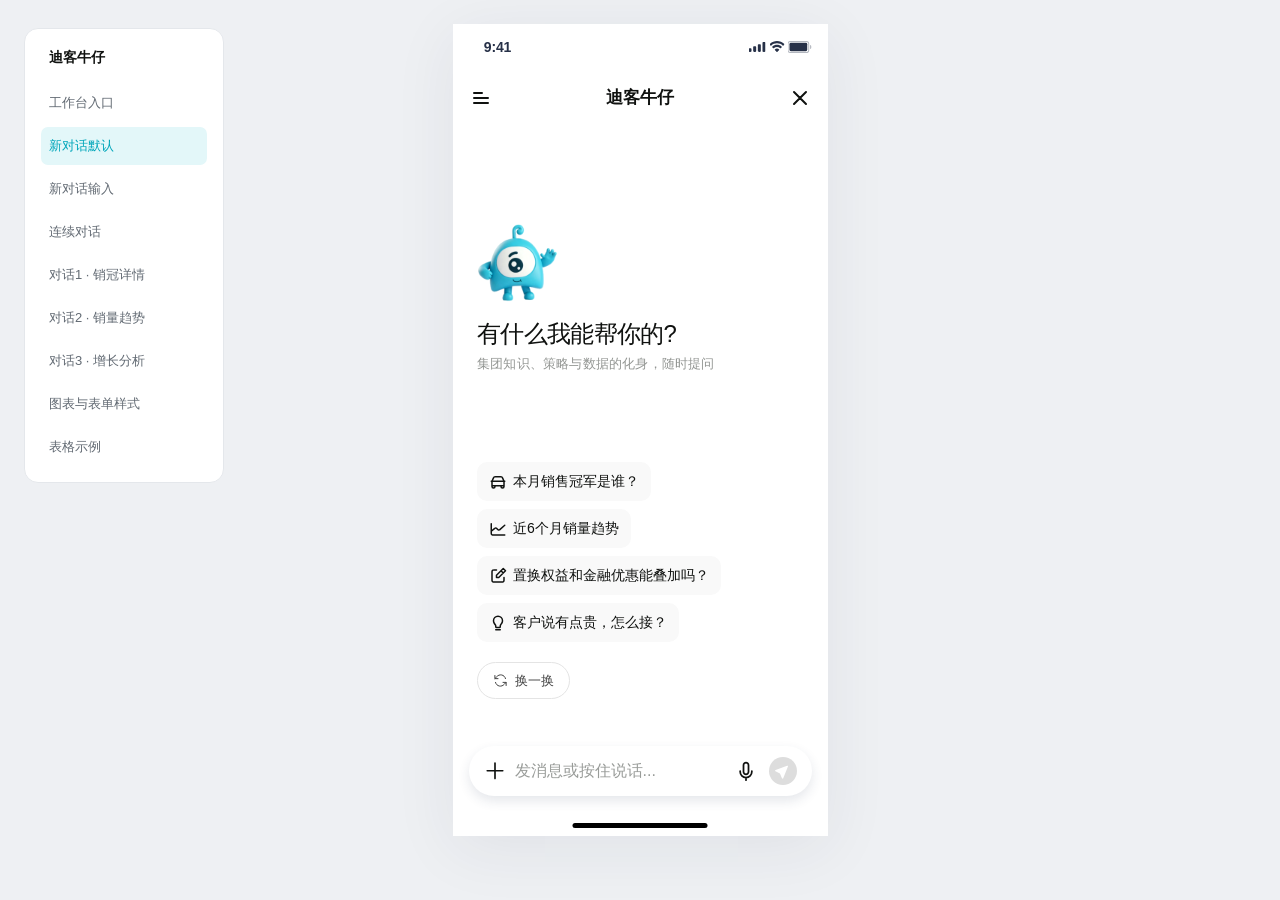
<file: index.html>
<!doctype html>
<html lang="zh-CN"><head><meta charset="UTF-8"><meta name="viewport" content="width=device-width,initial-scale=1,viewport-fit=cover"><title>新对话默认 · 迪客牛仔</title><script src="text-format.js?v=20261027-voice-original"></script><script src="viewport-mode.js?v=20261027-initial-layout"></script><link rel="stylesheet" href="styles.css?v=c14ece671ac8aea5"><link rel="manifest" href="manifest.webmanifest"><meta name="theme-color" content="#ffffff"><meta name="mobile-web-app-capable" content="yes"><meta name="apple-mobile-web-app-capable" content="yes"><meta name="apple-mobile-web-app-title" content="迪客牛仔"><link rel="apple-touch-icon" href="assets/apple-touch-icon.png"><link rel="stylesheet" href="task-history.css?v=de80d397e705ed2d"><link rel="preload" as="script" data-runtime-preload href="runtime-home.js?v=eeaa79a42dd76215"></head>
<body data-page="index"><nav class="demo-nav" aria-label="设计页面"><strong>迪客牛仔</strong><a href="workbench.html">工作台入口</a><a href="index.html">新对话默认</a><a href="input.html">新对话输入</a><a href="conversation.html">连续对话</a><a href="answer.html">对话1 · 销冠详情</a><a href="trend.html">对话2 · 销量趋势</a><a href="analysis.html">对话3 · 增长分析</a><a href="charts.html">图表与表单样式</a><a href="table.html">表格示例</a></nav><button class="nav-toggle" aria-label="切换页面">页面</button><div class="screen-shell"><main class="design-screen composer-attachments" inert data-startup-inert aria-label="新对话默认"><div class="s0" data-node-id="9:1149" data-name="新对话默认">
      <div class="s1" data-node-id="9:1116" data-name="Status Bar/Light">
        <div class="s2" data-node-id="I9:1116;1:103" data-name="iPhone X/Status Bars/Status Bar (Black)">
          <div class="s3" data-node-id="I9:1116;1:105" data-name="Battery">
            <img alt="" class="s4" src="assets/1d4ec.svg" />
          </div>
          <div class="s5" data-node-id="I9:1116;1:109" data-name="Wifi">
            <img alt="" class="s4" src="assets/a8f0d.svg" />
          </div>
          <div class="s6" data-node-id="I9:1116;1:113" data-name="Cellular Connection">
            <img alt="" class="s4" src="assets/8ac38.svg" />
          </div>
          <div class="s7" data-node-id="I9:1116;1:118" data-name="Time Style">
            <p class="s8" data-node-id="I9:1116;1:119">
              <span class="s9">9:4</span><span class="s9">1</span>
            </p>
          </div>
        </div>
      </div>
      <div class="s10" data-node-id="9:1150">
        <div class="s11" data-node-id="9:1151" data-name="HomePage">
          <div class="s12" data-node-id="9:1152" data-name="Header">
            <a class="assistant-close" href="workbench.html" aria-label="关闭迪客牛仔，返回工作台"><img src="assets/home-close-v2.svg" alt=""></a>
            <div class="s13" data-node-id="9:1153" data-name="Heading 1">
              <p class="s14" data-node-id="9:1154">
                迪客牛仔
              </p>
            </div>
            <div class="s15" data-node-id="9:1155" data-name="Button - 打开菜单">
              <div class="s16" data-node-id="9:1156" data-name="Icon">
                <img alt="" class="s4" src="assets/home-menu-v2.svg" />
              </div>
            </div>
          </div>
          <div class="s17" data-node-id="9:1158" data-name="Main Content">
            <div class="s18" data-node-id="9:1159" data-name="Section">
              <div class="s19" data-node-id="9:1160" data-name="Image (蓝绿色独眼助手吉祥物):margin">
                <div class="s20 ip-has-fallback" data-node-id="9:1161" data-name="Image (蓝绿色独眼助手吉祥物)">
                  <img class="ip-intro-fallback" src="assets/ip-intro-poster.webp?v=20261105-first-frame" alt="" aria-hidden="true" decoding="async">
                  <video class="s21 ip-intro-video" src="assets/ip-intro-mobile.mp4?v=20261105-new-upload" poster="assets/ip-intro-poster.webp?v=20261105-first-frame" preload="auto" autoplay muted playsinline webkit-playsinline aria-hidden="true"></video>
                </div>
              </div>
              <div class="s22" data-node-id="9:1162" data-name="Heading 2">
                <p class="s23" data-node-id="9:1163">
                  有什么我能帮你的?
                </p>
              </div>
              <div class="s24" data-node-id="9:1164" data-name="Paragraph">
                <p class="s25" data-node-id="9:1165">
                  集团知识、策略与数据的化身，随时提问
                </p>
              </div>
            </div>
            <div class="s26" data-node-id="9:1166" data-name="Section - 推荐问题">
              <div class="s27" data-node-id="9:1167" data-name="Container">
                <div class="s28" data-node-id="9:1168" data-name="Button">
                  <div class="s29 suggestion-icon home-figma-icon" data-name="Icon" data-icon="User" aria-hidden="true"><img src="assets/home-car.svg" alt=""></div>
                  <div class="s13" data-node-id="9:1171" data-name="Text">
                    <p class="s30" data-node-id="9:1172">本月销售冠军是谁？</p>
                  </div>
                </div>
                <div class="s28" data-node-id="9:1173" data-name="Button">
                  <div class="s29 suggestion-icon home-figma-icon" data-name="Icon" data-icon="Car" aria-hidden="true"><img src="assets/home-chart-line.svg" alt=""></div>
                  <div class="s13" data-node-id="9:1176" data-name="Text">
                    <p class="s30" data-node-id="9:1177">近6个月销量趋势</p>
                  </div>
                </div>
                <div class="s28" data-node-id="9:1178" data-name="Button">
                  <div class="s29 suggestion-icon home-figma-icon" data-name="Icon" data-icon="Comment" aria-hidden="true"><img src="assets/home-note-edit.svg" alt=""></div>
                  <div class="s13" data-node-id="9:1181" data-name="Text">
                    <p class="s30" data-node-id="9:1182">置换权益和金融优惠能叠加吗？</p>
                  </div>
                </div>
                <div class="s28" data-node-id="9:1183" data-name="Button">
                  <div class="s29 suggestion-icon home-figma-icon" data-name="Icon" data-icon="Gift" aria-hidden="true"><img src="assets/home-bulb.svg" alt=""></div>
                  <div class="s13" data-node-id="9:1186" data-name="Text">
                    <p class="s30" data-node-id="9:1187">客户说有点贵，怎么接？</p>
                  </div>
                </div>
              </div>
              <div class="s31" data-node-id="9:1188" data-name="Button:margin">
                <div class="s32 refresh-suggestions" data-node-id="9:1189" data-name="Button">
                  <p class="s33" data-node-id="9:1190">
                    换一换
                  </p>
                  <div class="s34" data-node-id="9:1191" data-name="Icon">
                    <img alt="" class="s4" src="assets/66095.svg" />
                  </div>
                </div>
              </div>
            </div>
          </div>
        </div>
      </div>
      <div class="s35" data-node-id="9:1284" data-name="HomePage">
        <div class="s36" data-node-id="9:1285" data-name="Form"><button class="composer-add" type="button" aria-label="添加照片或文件" aria-expanded="false" aria-controls="attachment-panel"><img src="assets/composer-add.svg" alt=""></button>
          <div class="s37" data-node-id="9:1286" data-name="Button - 语音输入">
            <div class="s38" data-node-id="9:1287" data-name="Icon">
              <img alt="" class="s4" src="assets/composer-voice.svg" />
            </div>
          </div>
          <div class="s39" data-node-id="9:1289" data-name="Text Input - 发送消息"><input class="message-input" aria-label="发送消息" inputmode="text" enterkeyhint="send" autocomplete="off" placeholder="发消息或按住说话...">
          </div>
          <div class="s41" data-node-id="9:1291" data-name="Button - 发送消息">
            <div class="s42" data-node-id="9:1292" data-name="Icon:transform">
              <div class="s43" data-node-id="9:1293" data-name="Icon">
                <img alt="" class="s4" src="assets/composer-send-disabled.svg" />
              </div>
            </div>
          </div>
        </div>
        <div class="s44" data-node-id="9:1296" data-name="Home Indicator/Dark">
          <div class="s45" data-node-id="I9:1296;26:6" data-name="Line" ></div>
        </div>
      </div>
    </div></main></div><div class="toast" role="status"></div><script>DemoStartup.watch()</script><script src="runtime-home.js?v=eeaa79a42dd76215"></script></body></html>
</file>
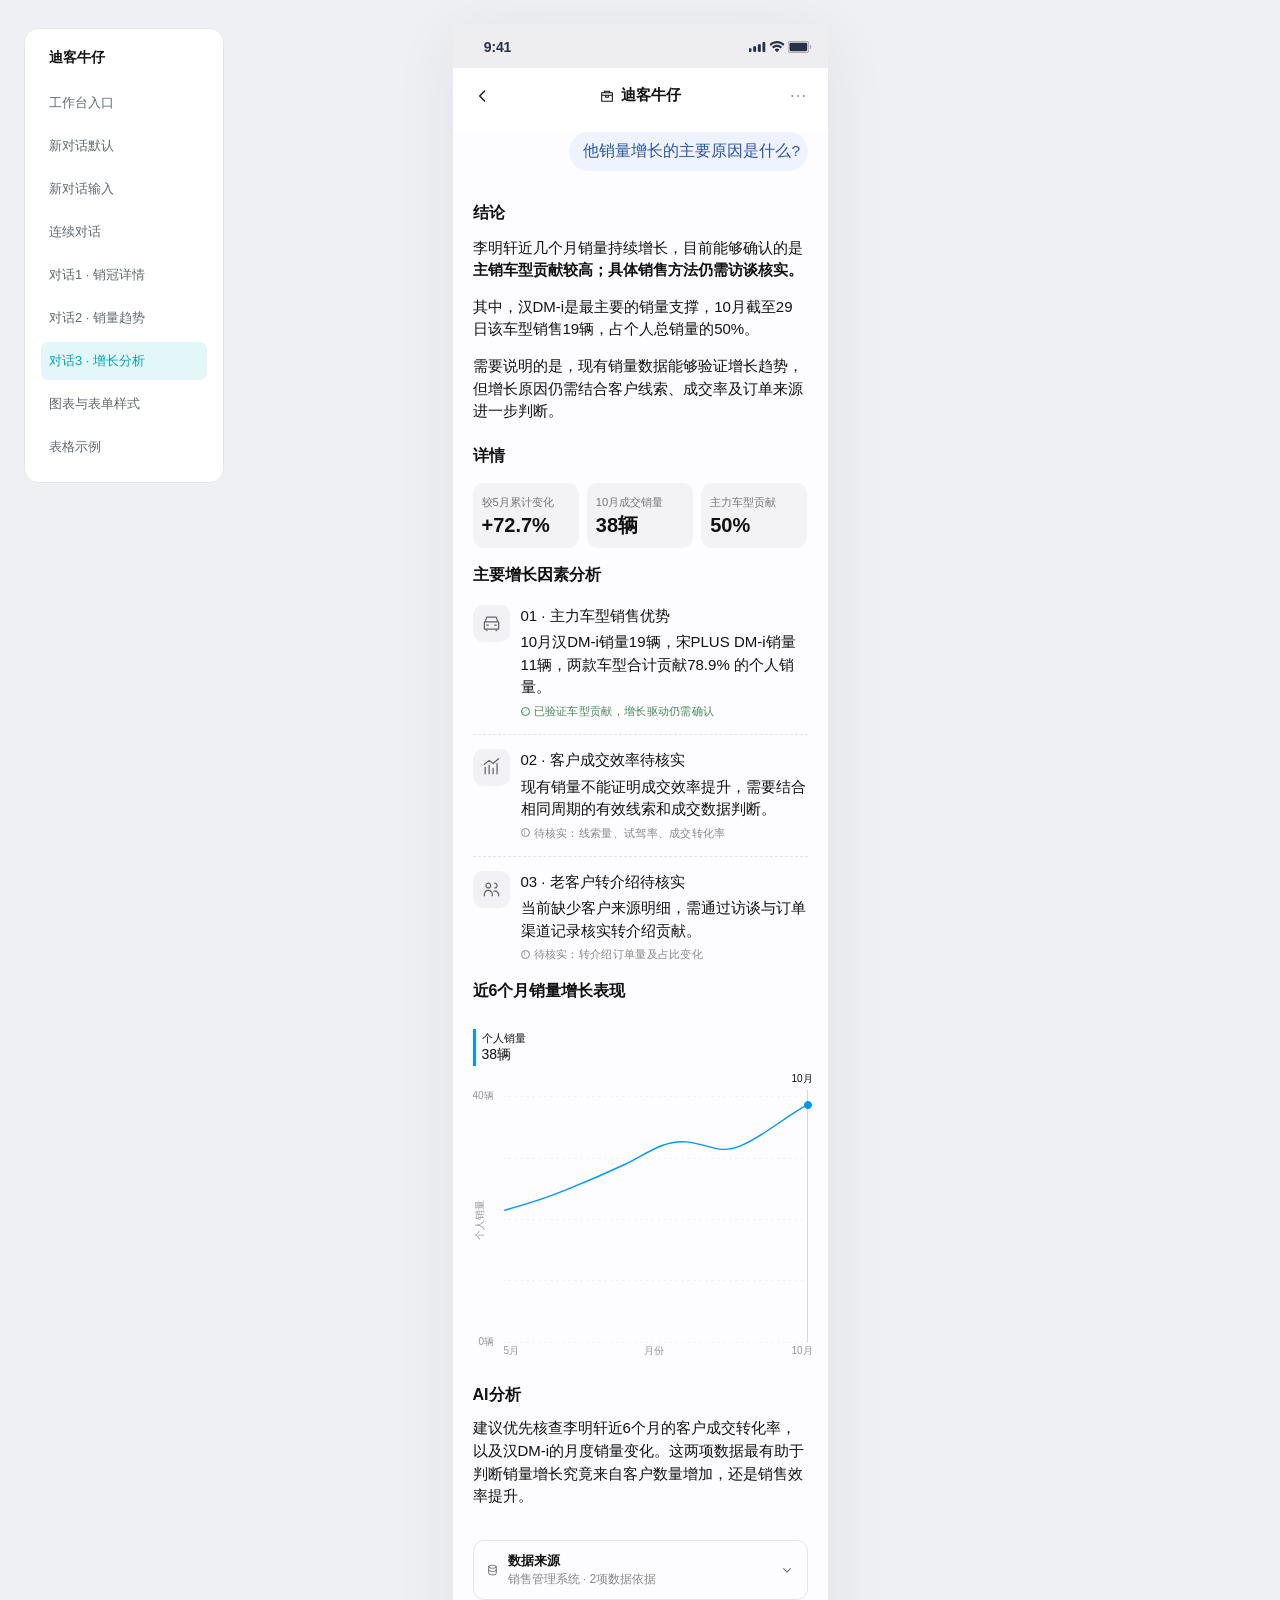
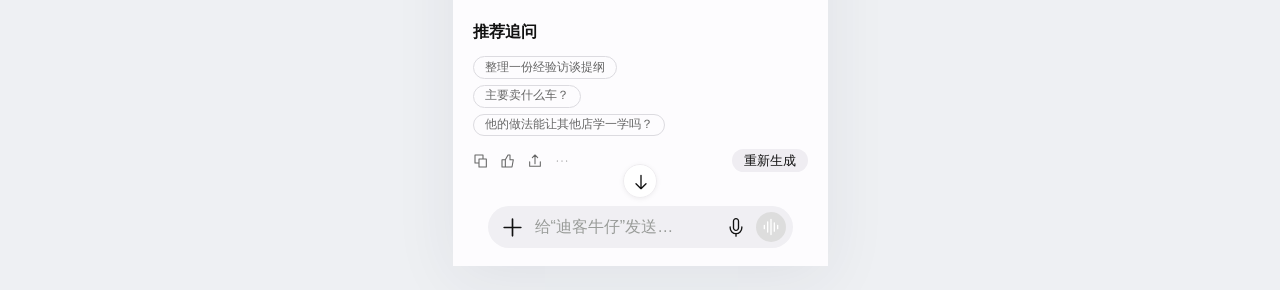
<file: analysis.html>
<!doctype html>
<html lang="zh-CN"><head><meta charset="UTF-8"><meta name="viewport" content="width=device-width,initial-scale=1,viewport-fit=cover"><title>对话3 · 增长分析 · 迪客牛仔</title><script src="text-format.js?v=20261027-voice-original"></script><script src="viewport-mode.js?v=20261027-initial-layout"></script><link rel="stylesheet" href="styles.css?v=c14ece671ac8aea5"><link rel="manifest" href="manifest.webmanifest"><meta name="theme-color" content="#ffffff"><meta name="mobile-web-app-capable" content="yes"><meta name="apple-mobile-web-app-capable" content="yes"><meta name="apple-mobile-web-app-title" content="迪客牛仔"><link rel="apple-touch-icon" href="assets/apple-touch-icon.png"></head>
<body data-page="analysis"><nav class="demo-nav" aria-label="设计页面"><strong>迪客牛仔</strong><a href="workbench.html">工作台入口</a><a href="index.html">新对话默认</a><a href="input.html">新对话输入</a><a href="conversation.html">连续对话</a><a href="answer.html">对话1 · 销冠详情</a><a href="trend.html">对话2 · 销量趋势</a><a href="analysis.html">对话3 · 增长分析</a><a href="charts.html">图表与表单样式</a><a href="table.html">表格示例</a></nav><button class="nav-toggle" aria-label="切换页面">页面</button><div class="screen-shell"><main class="design-screen" aria-label="对话3 · 增长分析"><div class="s250" data-node-id="1:241" data-name="对话2">
      <div class="s251" data-node-id="5:986" data-name="Status Bar/Light">
        <div class="s2" data-node-id="I5:986;1:103" data-name="iPhone X/Status Bars/Status Bar (Black)">
          <div class="s3" data-node-id="I5:986;1:105" data-name="Battery">
            <img alt="" class="s4" src="assets/1d4ec.svg" />
          </div>
          <div class="s5" data-node-id="I5:986;1:109" data-name="Wifi">
            <img alt="" class="s4" src="assets/a8f0d.svg" />
          </div>
          <div class="s6" data-node-id="I5:986;1:113" data-name="Cellular Connection">
            <img alt="" class="s4" src="assets/8ac38.svg" />
          </div>
          <div class="s7" data-node-id="I5:986;1:118" data-name="Time Style">
            <p class="s8" data-node-id="I5:986;1:119">
              <span class="s9">9:4</span><span class="s9">1</span>
            </p>
          </div>
        </div>
      </div>
      <div class="s252" data-node-id="5:987" data-name="Header">
        <div class="s153" data-node-id="5:988" data-name="Button - 返回">
          <div class="s154" data-node-id="5:989" data-name="Icon">
            <img alt="" class="s4" src="assets/2580b.svg" />
          </div>
        </div>
        <div class="s155" data-node-id="5:991" data-name="Container">
          <div class="s156" data-node-id="5:992" data-name="Container">
            <div class="s157" data-node-id="5:993" data-name="Icon">
              <img alt="" class="s4" src="assets/3089d.svg" />
            </div>
            <div class="s158" data-node-id="5:995" data-name="Bold Text">
              <p class="s159" data-node-id="5:996">
                迪客牛仔
              </p>
            </div>
          </div>
        </div>
        <div class="s153" data-node-id="5:997" data-name="Button - 更多">
          <div class="s154" data-node-id="5:998" data-name="Icon">
            <img alt="" class="s4" src="assets/0c2bb.svg" />
          </div>
        </div>
      </div>
      <div class="s253" data-node-id="1:242" data-name="Body">
        <div class="s151" data-node-id="1:244" data-name="App">
          <div class="s254" data-node-id="1:265" data-name="Main Content">
            <div class="s55" data-node-id="1:434" data-name="GrowthContent:margin">
              <div class="s313" data-node-id="1:266" data-name="GrowthContent">
                <p class="s256" data-node-id="1:267">
                  他销量增长的主要原因是什么?
                </p>
              </div>
            </div>
            <div class="s257" data-node-id="1:269" data-name="GrowthContent">
              <div class="s18" data-node-id="1:270" data-name="Heading 2">
                <p class="s164" data-node-id="1:271">
                  结论
                </p>
              </div>
              <div class="s71" data-node-id="1:273" data-name="Paragraph">
                <p class="s165" data-node-id="1:274">
                  <span class="s258">李明轩近几个月销量持续增长，目前能够确认的是</span><span class="s259">主销车型贡献较高；具体销售方法仍需访谈核实。</span>
                </p>
              </div>
              <div class="s168" data-node-id="1:276" data-name="Paragraph">
                <p class="s260" data-node-id="1:277">
                  其中，汉 DM-i 是最主要的销量支撑，10月截至29日该车型销售 19 辆，占个人总销量的 50%。
                </p>
              </div>
              <div class="s168" data-node-id="1:278" data-name="Paragraph">
                <p class="s260" data-node-id="1:279">
                  需要说明的是，现有销量数据能够验证增长趋势，但增长原因仍需结合客户线索、成交率及订单来源进一步判断。
                </p>
              </div>
            </div>
            <div class="s314" data-node-id="1:283" data-name="GrowthContent">
              <div class="s18" data-node-id="1:284" data-name="Heading 2">
                <p class="s164" data-node-id="1:285">
                  详情
                </p>
              </div>
              <div class="s168" data-node-id="1:355" data-name="Container:margin">
                <div class="s263" data-node-id="1:286" data-name="Container">
                  <div class="s315" data-node-id="1:287" data-name="Container">
                    <div class="s18" data-node-id="1:288" data-name="Text">
                      <p class="s265" data-node-id="1:289">
                        较5月累计变化
                      </p>
                    </div>
                    <div class="s18" data-node-id="1:291" data-name="Bold Text">
                      <p class="s316" data-node-id="1:292">
                        +72.7%
                      </p>
                    </div>
                  </div>
                  <div class="s315" data-node-id="1:294" data-name="Container">
                    <div class="s18" data-node-id="1:295" data-name="Text">
                      <p class="s265" data-node-id="1:296">
                        10月成交销量
                      </p>
                    </div>
                    <div class="s18" data-node-id="1:297" data-name="Bold Text">
                      <p class="s316" data-node-id="1:298">
                        38 辆
                      </p>
                    </div>
                  </div>
                  <div class="s315" data-node-id="1:299" data-name="Container">
                    <div class="s18" data-node-id="1:300" data-name="Text">
                      <p class="s265" data-node-id="1:301">
                        主力车型贡献
                      </p>
                    </div>
                    <div class="s18" data-node-id="1:302" data-name="Bold Text">
                      <p class="s316" data-node-id="1:303">
                        50%
                      </p>
                    </div>
                  </div>
                </div>
              </div>
              <div class="s317" data-node-id="1:304" data-name="Heading 2">
                <p class="s164" data-node-id="1:305">
                  主要增长因素分析
                </p>
              </div>
              <div class="s65" data-node-id="1:306" data-name="Container">
                <div class="s318" data-node-id="1:307" data-name="Article">
                  <div class="s319" data-node-id="1:308" data-name="Container">
                    <div class="s320" data-node-id="1:309" data-name="Icon">
                      <img alt="" class="s4" src="assets/01438.svg" />
                    </div>
                  </div>
                  <div class="s321" data-node-id="1:311" data-name="Container">
                    <div class="s18" data-node-id="1:312" data-name="Heading 3">
                      <p class="s322" data-node-id="1:313">
                        01 · 主力车型销售优势
                      </p>
                    </div>
                    <div class="s65" data-node-id="1:314" data-name="Paragraph">
                      <p class="s323" data-node-id="1:315">
                        10月汉 DM-i 销量 19 辆，宋 PLUS DM-i 销量 11 辆，两款车型合计贡献 78.9% 的个人销量。
                      </p>
                    </div>
                    <div class="s324" data-node-id="1:317" data-name="Small">
                      <div class="s325" data-node-id="1:318" data-name="Text">
                        <p class="s326" data-node-id="1:319">
                          ✓
                        </p>
                      </div>
                      <p class="s327" data-node-id="1:321">
                        已验证车型贡献，增长驱动仍需确认
                      </p>
                    </div>
                  </div>
                </div>
                <div class="s328" data-node-id="1:325" data-name="Article">
                  <div class="s319" data-node-id="1:326" data-name="Container">
                    <div class="s320" data-node-id="1:327" data-name="Icon">
                      <img alt="" class="s4" src="assets/8002a.svg" />
                    </div>
                  </div>
                  <div class="s321" data-node-id="1:329" data-name="Container">
                    <div class="s18" data-node-id="1:330" data-name="Heading 3">
                      <p class="s322" data-node-id="1:331">
                        02 · 客户成交效率待核实
                      </p>
                    </div>
                    <div class="s65" data-node-id="1:332" data-name="Paragraph">
                      <p class="s323" data-node-id="1:333">
                        现有销量不能证明成交效率提升，需要结合相同周期的有效线索和成交数据判断。
                      </p>
                    </div>
                    <div class="s324" data-node-id="1:334" data-name="Small">
                      <div class="s329" data-node-id="1:335" data-name="Text">
                        <p class="s330" data-node-id="1:336">
                          i
                        </p>
                      </div>
                      <p class="s331" data-node-id="1:337">
                        待核实：线索量、试驾率、成交转化率
                      </p>
                    </div>
                  </div>
                </div>
                <div class="s328" data-node-id="1:340" data-name="Article">
                  <div class="s319" data-node-id="1:341" data-name="Container">
                    <div class="s320" data-node-id="1:342" data-name="Icon">
                      <img alt="" class="s4" src="assets/6fc48.svg" />
                    </div>
                  </div>
                  <div class="s321" data-node-id="1:344" data-name="Container">
                    <div class="s18" data-node-id="1:345" data-name="Heading 3">
                      <p class="s322" data-node-id="1:346">
                        03 · 老客户转介绍待核实
                      </p>
                    </div>
                    <div class="s65" data-node-id="1:347" data-name="Paragraph">
                      <p class="s323" data-node-id="1:348">
                        当前缺少客户来源明细，需通过访谈与订单渠道记录核实转介绍贡献。
                      </p>
                    </div>
                    <div class="s324" data-node-id="1:349" data-name="Small">
                      <div class="s329" data-node-id="1:350" data-name="Text">
                        <p class="s330" data-node-id="1:351">
                          i
                        </p>
                      </div>
                      <p class="s331" data-node-id="1:352">
                        待核实：转介绍订单量及占比变化
                      </p>
                    </div>
                  </div>
                </div>
              </div>
            </div>
            <div class="s269" data-node-id="1:358" data-name="GrowthContent">
              <div class="s18" data-node-id="1:359" data-name="Heading 2">
                <p class="s164" data-node-id="1:360">
                  近 6 个月销量增长表现
                </p>
              </div>
              <div class="s270" data-node-id="1:383" data-name="Container:margin">
                <div class="s271" data-node-id="1:361" data-name="Container">
                  <div class="s18" data-node-id="1:362" data-name="Text">
                    <p class="s272" data-node-id="1:363">
                      个人销量
                    </p>
                  </div>
                  <div class="s18" data-node-id="1:365" data-name="Bold Text">
                    <p class="s273" data-node-id="1:366">
                      38 辆
                    </p>
                  </div>
                </div>
              </div>
              <div class="s274" data-node-id="1:368" data-name="Image - 近 6 个月个人销量增长趋势示意，10月截至29日销量 38 辆">
                <div class="s275" data-node-id="1:369" data-name="Group">
                  <div class="s276" data-node-id="1:370" data-name="Vector">
                    <div class="s277">
                      <img alt="" class="s118" src="assets/67965.svg" />
                    </div>
                  </div>
                </div>
                <div class="s278" data-node-id="1:371" data-name="Group">
                  <p class="s279" data-node-id="1:372">
                    40 辆
                  </p>
                  <p class="s280" data-node-id="1:373">
                    0 辆
                  </p>
                  <p class="s281" data-node-id="1:374">
                    5月
                  </p>
                  <p class="s282" data-node-id="1:375">
                    10月
                  </p>
                  <p class="s283" data-node-id="1:376">
                    月份
                  </p>
                  <div class="s284" data-node-id="1:377">
                    <div class="s285">
                      <p class="s286">个人销量</p>
                    </div>
                  </div>
                </div>
                <div class="s287" data-node-id="1:378" data-name="Vector">
                  <div class="s288">
                    <img alt="" class="s118" src="assets/8854f.svg" />
                  </div>
                </div>
                <div class="s289" data-node-id="1:380" data-name="Vector">
                  <div class="s290">
                    <img alt="" class="s118" src="assets/7ef98.svg" />
                  </div>
                </div>
                <div class="s291" data-node-id="1:381" data-name="Vector">
                  <img alt="" class="s4" src="assets/53f67.svg" />
                </div>
                <p class="s292" data-node-id="1:382">
                  10月
                </p>
              </div>
            </div>
            <div class="s332" data-node-id="1:384" data-name="GrowthContent">
              <div class="s18" data-node-id="1:385" data-name="Heading 2">
                <p class="s164" data-node-id="1:386">
                  AI 分析
                </p>
              </div>
              <div class="s224" data-node-id="1:387" data-name="Paragraph">
                <p class="s225" data-node-id="1:388">
                  建议优先核查李明轩近 6 个月的客户成交转化率，以及汉 DM-i 的月度销量变化。这两项数据最有助于判断销量增长究竟来自客户数量增加，还是销售效率提升。
                </p>
              </div>
            </div>
            <div class="s226" data-node-id="1:391" data-name="Section">
              <div class="s227" data-node-id="1:409" data-name="Button:margin">
                <div class="s228" data-node-id="1:394" data-name="Button">
                  <div class="s229" data-node-id="1:395" data-name="Icon">
                    <img alt="" class="s4" src="assets/ee9fc.svg" />
                  </div>
                  <div class="s230" data-node-id="1:397" data-name="Text">
                    <div class="s18" data-node-id="1:398" data-name="Bold Text">
                      <p class="s231" data-node-id="1:399">
                        数据来源
                      </p>
                    </div>
                    <div class="s232" data-node-id="1:401" data-name="Small">
                      <p class="s233" data-node-id="1:402">
                        销售管理系统 · 2 项数据依据
                      </p>
                    </div>
                  </div>
                  <div class="s91" data-node-id="1:408" data-name="Text:align">
                    <div class="s83" data-node-id="1:405" data-name="Text">
                      <div class="s157" data-node-id="1:406" data-name="Icon">
                        <img alt="" class="s4" src="assets/e7718.svg" />
                      </div>
                    </div>
                  </div>
                </div>
              </div>
            </div>
            <div class="s226" data-node-id="1:410" data-name="Section">
              <div class="s18" data-node-id="1:411" data-name="Heading 2">
                <p class="s164" data-node-id="1:412">
                  推荐追问
                </p>
              </div>
              <div class="s333" data-node-id="1:413" data-name="Container">
                <div class="s311" data-node-id="1:414" data-name="Button">
                  <p class="s334" data-node-id="1:415">
                    整理一份经验访谈提纲
                  </p>
                </div>
                <div class="s311" data-node-id="1:416" data-name="Button">
                  <p class="s334" data-node-id="1:417">
                    主要卖什么车？
                  </p>
                </div>
                <div class="s311" data-node-id="1:418" data-name="Button">
                  <p class="s334" data-node-id="1:419">
                    他的做法能让其他店学一学吗？
                  </p>
                </div>
              </div>
            </div>
            <div class="s239" data-node-id="4:876" data-name="Container">
              <div class="s240" data-node-id="4:877">
                <div class="s10" data-node-id="4:878" data-name="Button - 复制回答">
                  <div class="s157" data-node-id="4:879" data-name="Icon">
                    <img alt="" class="s4" src="assets/ab76f.svg" />
                  </div>
                </div>
                <div class="s10" data-node-id="4:881" data-name="Button - 赞同回答">
                  <div class="s157" data-node-id="4:882" data-name="Icon">
                    <img alt="" class="s4" src="assets/7607e.svg" />
                  </div>
                </div>
                <div class="s10" data-node-id="4:884" data-name="Button - 分享">
                  <div class="s157" data-node-id="4:885" data-name="Icon">
                    <img alt="" class="s4" src="assets/fbb7b.svg" />
                  </div>
                </div>
                <div class="s10" data-node-id="4:887" data-name="Button - 回答选项">
                  <div class="s157" data-node-id="4:888" data-name="Icon">
                    <img alt="" class="s4" src="assets/d8205.svg" />
                  </div>
                </div>
              </div>
              <div class="s241" data-node-id="4:890" data-name="Button">
                <p class="s204" data-node-id="4:891">
                  重新生成
                </p>
              </div>
            </div>
          </div>
          <div class="s242" data-node-id="1:442" data-name="Footer">
            <div class="s243" data-node-id="1:446" data-name="Form">
              <div class="s244" data-node-id="1:447" data-name="Button - 添加附件">
                <div class="s245" data-node-id="1:448" data-name="Icon">
                  <img alt="" class="s4" src="assets/3cb4d.svg" />
                </div>
              </div>
              <div class="s246" data-node-id="1:450" data-name="Text Input - 发送消息">
                <p class="s247" data-node-id="1:451">
                  给“迪客牛仔”发送…
                </p>
              </div>
              <div class="s244" data-node-id="1:452" data-name="Button - 语音输入">
                <div class="s154" data-node-id="1:453" data-name="Icon">
                  <img alt="" class="s4" src="assets/d71c4.svg" />
                </div>
              </div>
              <div class="s248" data-node-id="1:455" data-name="Button - 发送">
                <div class="s154" data-node-id="1:456" data-name="Icon">
                  <img alt="" class="s4" src="assets/b11ca.svg" />
                </div>
              </div>
            </div>
            <div class="s249" data-node-id="1:443" data-name="Button - 滚动到底部">
              <div class="s38" data-node-id="1:444" data-name="Icon">
                <img alt="" class="s4" src="assets/7a3af.svg" />
              </div>
            </div>
          </div>
        </div>
      </div>
    </div></main></div><div class="toast" role="status"></div><script src="font-size.js?v=20261027-conversation-font"></script><script src="motion.js?v=20261026-ui-longpress"></script><script src="voice-input.js?v=20261027-xiaoguan-vocabulary-v2"></script><script src="demo-access.js?v=20261026-sales-dialogue"></script><script src="sales-dialogue.js?v=20261026-sales-dialogue"></script><script src="home-replies.js?v=20261027-eight-questions"></script><script src="chat-engine.js?v=20261027-eight-questions"></script><script src="chat-session.js?v=20261027-eight-questions"></script><script src="voice-understanding.js?v=20261027-xiaoguan-vocabulary-v2"></script><script src="app.js?v=20261027-mobile-voice-lifecycle"></script></body></html>
</file>
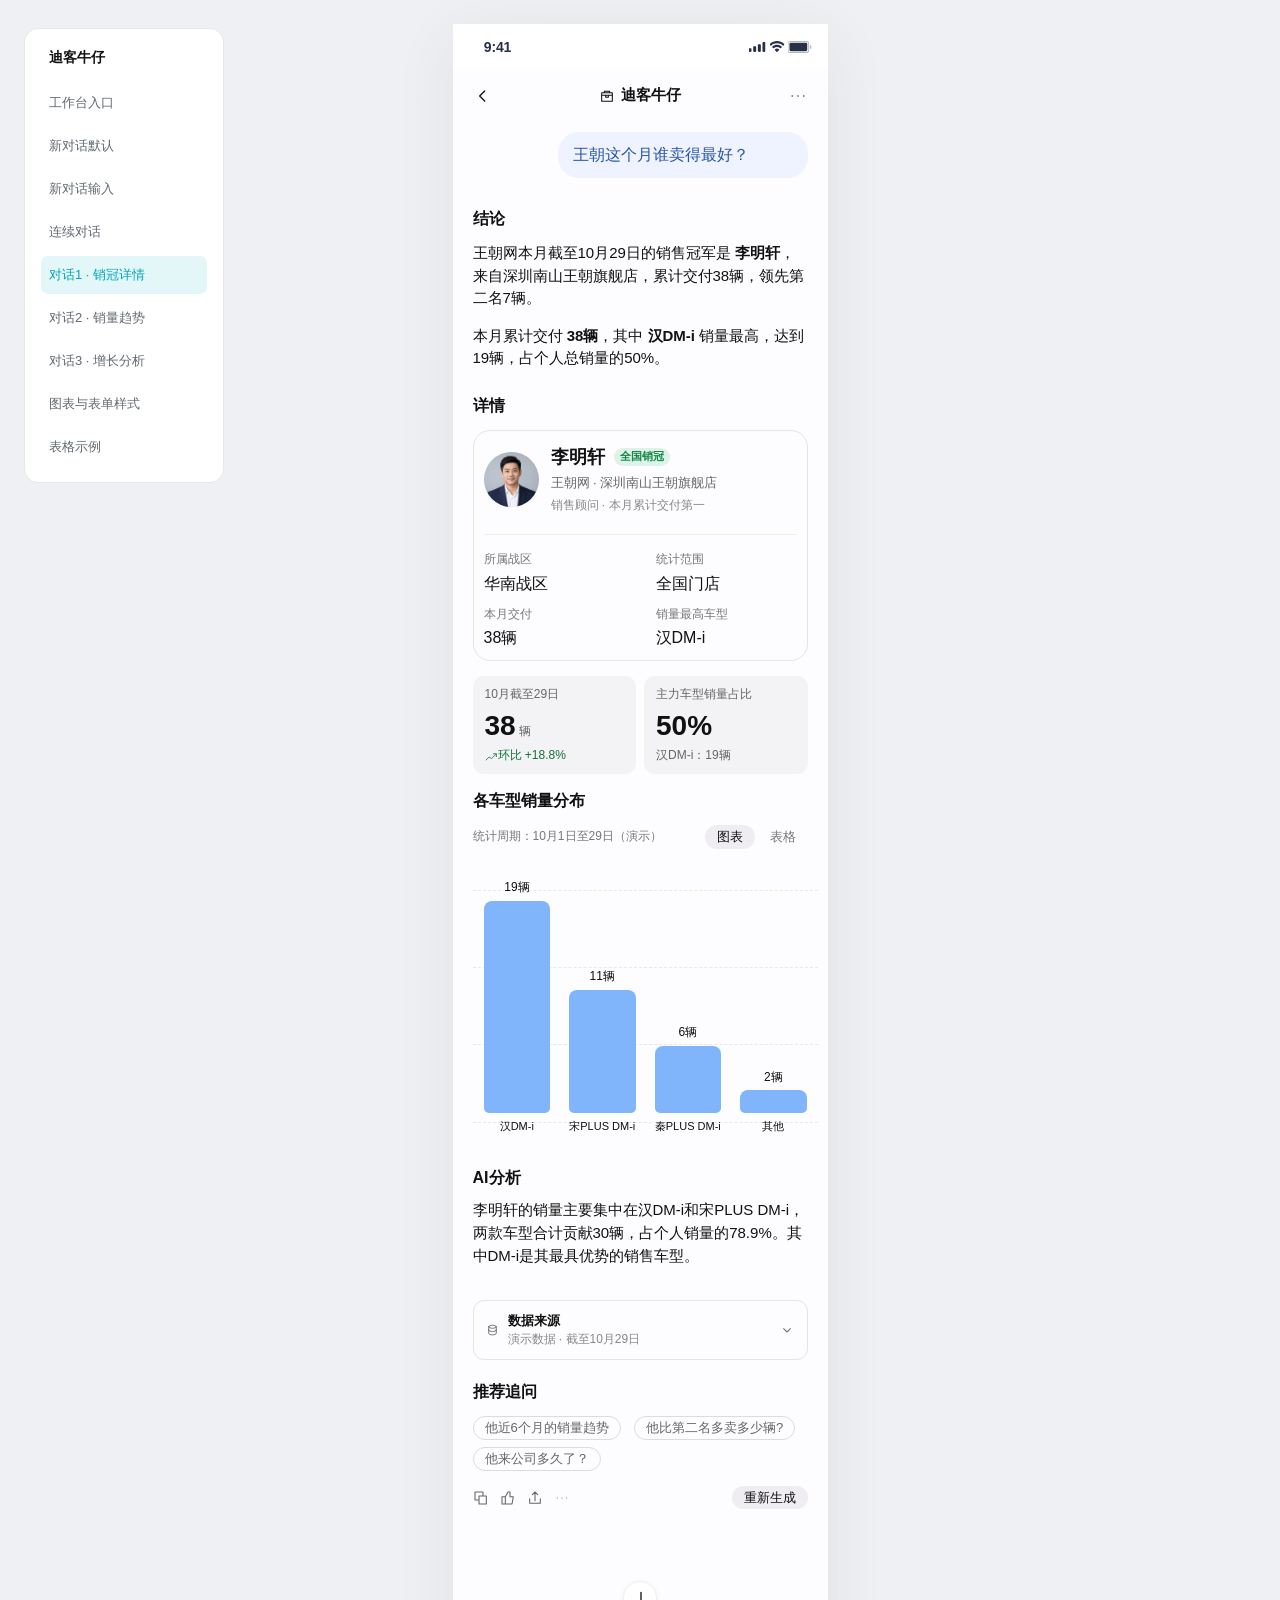
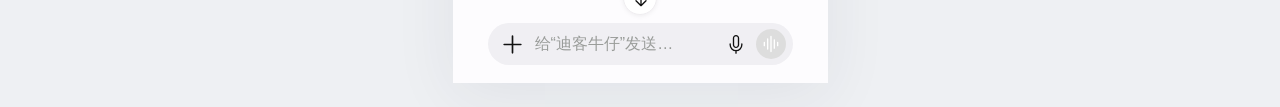
<file: answer.html>
<!doctype html>
<html lang="zh-CN"><head><meta charset="UTF-8"><meta name="viewport" content="width=device-width,initial-scale=1,viewport-fit=cover"><title>对话1 · 销冠详情 · 迪客牛仔</title><script src="text-format.js?v=20261027-voice-original"></script><script src="viewport-mode.js?v=20261027-initial-layout"></script><link rel="stylesheet" href="styles.css?v=c14ece671ac8aea5"><link rel="manifest" href="manifest.webmanifest"><meta name="theme-color" content="#ffffff"><meta name="mobile-web-app-capable" content="yes"><meta name="apple-mobile-web-app-capable" content="yes"><meta name="apple-mobile-web-app-title" content="迪客牛仔"><link rel="apple-touch-icon" href="assets/apple-touch-icon.png"></head>
<body data-page="answer"><nav class="demo-nav" aria-label="设计页面"><strong>迪客牛仔</strong><a href="workbench.html">工作台入口</a><a href="index.html">新对话默认</a><a href="input.html">新对话输入</a><a href="conversation.html">连续对话</a><a href="answer.html">对话1 · 销冠详情</a><a href="trend.html">对话2 · 销量趋势</a><a href="analysis.html">对话3 · 增长分析</a><a href="charts.html">图表与表单样式</a><a href="table.html">表格示例</a></nav><button class="nav-toggle" aria-label="切换页面">页面</button><div class="screen-shell"><main class="design-screen" aria-label="对话1 · 销冠详情"><div class="s48" data-node-id="1:2" data-name="对话1">
      <div class="s150" data-node-id="5:967" data-name="Status Bar/Light">
        <div class="s2" data-node-id="I5:967;1:103" data-name="iPhone X/Status Bars/Status Bar (Black)">
          <div class="s3" data-node-id="I5:967;1:105" data-name="Battery">
            <img alt="" class="s4" src="assets/1d4ec.svg" />
          </div>
          <div class="s5" data-node-id="I5:967;1:109" data-name="Wifi">
            <img alt="" class="s4" src="assets/a8f0d.svg" />
          </div>
          <div class="s6" data-node-id="I5:967;1:113" data-name="Cellular Connection">
            <img alt="" class="s4" src="assets/8ac38.svg" />
          </div>
          <div class="s7" data-node-id="I5:967;1:118" data-name="Time Style">
            <p class="s8" data-node-id="I5:967;1:119">
              <span class="s9">9:4</span><span class="s9">1</span>
            </p>
          </div>
        </div>
      </div>
      <div class="s49" data-node-id="1:3" data-name="Body">
        <div class="s151" data-node-id="1:5" data-name="App">
          <div class="s152" data-node-id="1:6" data-name="Header">
            <div class="s153" data-node-id="1:7" data-name="Button - 返回">
              <div class="s154" data-node-id="1:8" data-name="Icon">
                <img alt="" class="s4" src="assets/2580b.svg" />
              </div>
            </div>
            <div class="s155" data-node-id="1:10" data-name="Container">
              <div class="s156" data-node-id="1:11" data-name="Container">
                <div class="s157" data-node-id="1:12" data-name="Icon">
                  <img alt="" class="s4" src="assets/3089d.svg" />
                </div>
                <div class="s158" data-node-id="1:14" data-name="Bold Text">
                  <p class="s159" data-node-id="1:15">
                    迪客牛仔
                  </p>
                </div>
              </div>
            </div>
            <div class="s153" data-node-id="1:21" data-name="Button - 更多">
              <div class="s154" data-node-id="1:22" data-name="Icon">
                <img alt="" class="s4" src="assets/0c2bb.svg" />
              </div>
            </div>
          </div>
          <div class="s160" data-node-id="1:26" data-name="Main Content">
            <div class="s55" data-node-id="1:216" data-name="Container:margin">
              <div class="s161" data-node-id="1:27" data-name="Container">
                <p class="s162" data-node-id="1:28">
                  王朝这个月谁卖得最好？
                </p>
              </div>
            </div>
            <div class="s163" data-node-id="1:30" data-name="Section">
              <div class="s18" data-node-id="1:31" data-name="Heading 2">
                <p class="s164" data-node-id="1:32">
                  结论
                </p>
              </div>
              <div class="s71" data-node-id="1:34" data-name="Paragraph">
                <p class="s165" data-node-id="1:35">
                  <span class="s166">王朝网本月截至10月29日的销售冠军是 </span><span class="s167">李明轩</span><span class="s166">，来自深圳南山王朝旗舰店，累计交付38辆，领先第二名7辆。</span>
                </p>
              </div>
              <div class="s168" data-node-id="1:37" data-name="Paragraph">
                <p class="s165" data-node-id="1:38">
                  <span class="s166">本月累计交付 </span><span class="s167">38 辆</span><span class="s166">，其中 </span><span class="s167">汉 DM-i</span><span class="s166"> 销量最高，达到19辆，占个人总销量的50%。</span>
                </p>
              </div>
            </div>
            <div class="s169" data-node-id="1:41" data-name="Section">
              <div class="s18" data-node-id="1:42" data-name="Heading 2">
                <p class="s164" data-node-id="1:43">
                  详情
                </p>
              </div>
              <div class="s71" data-node-id="1:112" data-name="Container:margin">
                <div class="s170" data-node-id="1:44" data-name="Container">
                  <div class="s171" data-node-id="1:45" data-name="Container">
                    <div class="s172" data-node-id="1:46" data-name="Container">
                      <img class="static-person-avatar" src="assets/li-mingxuan-avatar.png?v=20261027-small" alt="李明轩头像" />
                    </div>
                    <div class="s173" data-node-id="1:49" data-name="Container">
                      <div class="s60" data-node-id="1:50" data-name="Container">
                        <div class="s13" data-node-id="1:51" data-name="Heading 3">
                          <p class="s174" data-node-id="1:52">
                            李明轩
                          </p>
                        </div>
                        <div class="s175" data-node-id="1:54" data-name="Text">
                          <p class="s176" data-node-id="1:55">
                            全国销冠
                          </p>
                        </div>
                      </div>
                      <div class="s177" data-node-id="1:57" data-name="Paragraph">
                        <p class="s178" data-node-id="1:58">
                          王朝网 · 深圳南山王朝旗舰店
                        </p>
                      </div>
                      <div class="s18" data-node-id="1:60" data-name="Paragraph">
                        <p class="s179" data-node-id="1:61">
                          销售顾问 · 本月累计交付第一
                        </p>
                      </div>
                    </div>
                  </div>
                  <div class="s180" data-node-id="1:64" data-name="Container">
                    <div class="s181" data-node-id="1:65" data-name="Container">
                      <div class="s18" data-node-id="1:66" data-name="Text">
                        <p class="s182" data-node-id="1:67">
                          所属战区
                        </p>
                      </div>
                      <div class="s183" data-node-id="1:69" data-name="Paragraph">
                        <p class="s184" data-node-id="1:70">
                          华南战区
                        </p>
                      </div>
                    </div>
                    <div class="s185" data-node-id="1:72" data-name="Container">
                      <div class="s18" data-node-id="1:73" data-name="Text">
                        <p class="s182" data-node-id="1:74">
                          统计范围
                        </p>
                      </div>
                      <div class="s183" data-node-id="1:75" data-name="Paragraph">
                        <p class="s184" data-node-id="1:76">
                          全国门店
                        </p>
                      </div>
                    </div>
                    <div class="s186" data-node-id="1:78" data-name="Container">
                      <div class="s18" data-node-id="1:79" data-name="Text">
                        <p class="s182" data-node-id="1:80">
                          本月交付
                        </p>
                      </div>
                      <div class="s183" data-node-id="1:81" data-name="Paragraph">
                        <p class="s184" data-node-id="1:82">
                          38 辆
                        </p>
                      </div>
                    </div>
                    <div class="s187" data-node-id="1:84" data-name="Container">
                      <div class="s18" data-node-id="1:85" data-name="Text">
                        <p class="s182" data-node-id="1:86">
                          销量最高车型
                        </p>
                      </div>
                      <div class="s183" data-node-id="1:87" data-name="Paragraph">
                        <p class="s184" data-node-id="1:88">
                          汉 DM-i
                        </p>
                      </div>
                    </div>
                  </div>
                </div>
              </div>
              <div class="s168" data-node-id="1:113" data-name="Container:margin">
                <div class="s188" data-node-id="4:772">
                  <div class="s189" data-node-id="1:91" data-name="Container">
                    <div class="s18" data-node-id="1:92" data-name="Text">
                      <p class="s190" data-node-id="1:93">
                        10月截至29日
                      </p>
                    </div>
                    <div class="s191" data-node-id="1:94" data-name="Paragraph">
                      <p class="s192" data-node-id="1:95">
                        <span class="s193">38</span><span class="s194"> 辆</span>
                      </p>
                    </div>
                    <div class="s195" data-node-id="1:102" data-name="Small:margin">
                      <div class="s196" data-node-id="1:97" data-name="Small">
                        <div class="s197" data-node-id="1:98" data-name="Icon">
                          <img alt="" class="s4" src="assets/0031f.svg" />
                        </div>
                        <p class="s198" data-node-id="1:100"> 环比 +18.8%</p>
                      </div>
                    </div>
                  </div>
                  <div class="s189" data-node-id="1:103" data-name="Container">
                    <div class="s18" data-node-id="1:104" data-name="Text">
                      <p class="s190" data-node-id="1:105">
                        主力车型销量占比
                      </p>
                    </div>
                    <div class="s191" data-node-id="1:106" data-name="Paragraph">
                      <p class="s199" data-node-id="1:107">
                        50%
                      </p>
                    </div>
                    <div class="s200" data-node-id="1:108" data-name="Small">
                      <p class="s190" data-node-id="1:109">
                        汉 DM-i：19 辆
                      </p>
                    </div>
                  </div>
                </div>
              </div>
            </div>
            <div class="s168" data-node-id="1:114" data-name="Section">
              <div class="s18" data-node-id="1:115" data-name="Heading 2">
                <p class="s164" data-node-id="1:116">
                  各车型销量分布
                </p>
              </div>
              <div class="s201" data-node-id="1:156" data-name="Container">
                <div class="s13" data-node-id="1:157" data-name="Text">
                  <p class="s182" data-node-id="1:158">
                    统计周期：10月1日至29日（演示）
                  </p>
                </div>
                <div class="s202" data-node-id="1:159" data-name="Container">
                  <div class="s203" data-node-id="1:160" data-name="Button">
                    <p class="s204" data-node-id="1:161">
                      图表
                    </p>
                  </div>
                  <div class="s205" data-node-id="1:163" data-name="Button">
                    <p class="s206" data-node-id="1:164">
                      表格
                    </p>
                  </div>
                </div>
              </div>
              <div class="s18" data-node-id="1:165" data-name="各车型销量：汉 DM-i 19 辆，宋 PLUS DM-i 11 辆，秦 PLUS DM-i 6 辆，其他 2 辆:margin">
                <div class="s207" data-node-id="1:117" data-name="各车型销量：汉 DM-i 19 辆，宋 PLUS DM-i 11 辆，秦 PLUS DM-i 6 辆，其他 2 辆">
                  <div class="s208" data-node-id="1:118" data-name="Container">
                    <div class="s209" data-node-id="1:119" data-name="Italic Text" ></div>
                    <div class="s209" data-node-id="1:120" data-name="Italic Text" ></div>
                    <div class="s209" data-node-id="1:121" data-name="Italic Text" ></div>
                    <div class="s209" data-node-id="1:122" data-name="Italic Text" ></div>
                  </div>
                  <div class="s210" data-node-id="1:123" data-name="Container">
                    <div class="s211" data-node-id="1:124" data-name="Container">
                      <p class="s212" data-node-id="1:127">
                        19 辆
                      </p>
                    </div>
                    <div class="s213" data-node-id="1:128" data-name="Text">
                      <p class="s214" data-node-id="1:129">
                        汉 DM-i
                      </p>
                    </div>
                  </div>
                  <div class="s215" data-node-id="1:132" data-name="Container">
                    <div class="s216" data-node-id="1:133" data-name="Container">
                      <div class="s217" data-node-id="1:134" data-name="Container">
                        <p class="s218" data-node-id="1:136">
                          11 辆
                        </p>
                      </div>
                    </div>
                    <div class="s213" data-node-id="1:137" data-name="Text">
                      <p class="s214" data-node-id="1:138">
                        宋 PLUS DM-i
                      </p>
                    </div>
                  </div>
                  <div class="s219" data-node-id="1:140" data-name="Container">
                    <div class="s216" data-node-id="1:141" data-name="Container">
                      <div class="s220" data-node-id="1:142" data-name="Container">
                        <p class="s218" data-node-id="1:144">
                          6 辆
                        </p>
                      </div>
                    </div>
                    <div class="s213" data-node-id="1:145" data-name="Text">
                      <p class="s214" data-node-id="1:146">
                        秦 PLUS DM-i
                      </p>
                    </div>
                  </div>
                  <div class="s221" data-node-id="1:148" data-name="Container">
                    <div class="s216" data-node-id="1:149" data-name="Container">
                      <div class="s222" data-node-id="1:150" data-name="Container">
                        <p class="s218" data-node-id="1:152">
                          2 辆
                        </p>
                      </div>
                    </div>
                    <div class="s213" data-node-id="1:153" data-name="Text">
                      <p class="s214" data-node-id="1:154">
                        其他
                      </p>
                    </div>
                  </div>
                </div>
              </div>
            </div>
            <div class="s223" data-node-id="1:167" data-name="Section">
              <div class="s18" data-node-id="1:168" data-name="Heading 2">
                <p class="s164" data-node-id="1:169">
                  AI 分析
                </p>
              </div>
              <div class="s224" data-node-id="1:170" data-name="Paragraph">
                <p class="s225" data-node-id="1:171">
                  李明轩的销量主要集中在汉 DM-i 和宋 PLUS DM-i，两款车型合计贡献 30 辆，占个人销量的 78.9%。其中 DM-i 是其最具优势的销售车型。
                </p>
              </div>
            </div>
            <div class="s226" data-node-id="1:174" data-name="Section">
              <div class="s227" data-node-id="1:191" data-name="Button:margin">
                <div class="s228" data-node-id="1:177" data-name="Button">
                  <div class="s229" data-node-id="1:178" data-name="Icon">
                    <img alt="" class="s4" src="assets/ee9fc.svg" />
                  </div>
                  <div class="s230" data-node-id="1:180" data-name="Text">
                    <div class="s18" data-node-id="1:181" data-name="Bold Text">
                      <p class="s231" data-node-id="1:182">
                        数据来源
                      </p>
                    </div>
                    <div class="s232" data-node-id="1:184" data-name="Small">
                      <p class="s233" data-node-id="1:185">
                        演示数据 · 截至10月29日
                      </p>
                    </div>
                  </div>
                  <div class="s91" data-node-id="1:190" data-name="Text:align">
                    <div class="s83" data-node-id="1:187" data-name="Text">
                      <div class="s157" data-node-id="1:188" data-name="Icon">
                        <img alt="" class="s4" src="assets/e7718.svg" />
                      </div>
                    </div>
                  </div>
                </div>
              </div>
            </div>
            <div class="s226" data-node-id="1:192" data-name="Section">
              <div class="s18" data-node-id="1:193" data-name="Heading 2">
                <p class="s164" data-node-id="1:194">
                  推荐追问
                </p>
              </div>
              <div class="s71" data-node-id="1:202" data-name="Container:margin">
                <div class="s234" data-node-id="1:195" data-name="Container">
                  <div class="s235" data-node-id="1:196" data-name="Button">
                    <p class="s236" data-node-id="1:197">
                      他近 6 个月的销量趋势
                    </p>
                  </div>
                  <div class="s237" data-node-id="1:198" data-name="Button">
                    <p class="s236" data-node-id="1:199">
                      他比第二名多卖多少辆?
                    </p>
                  </div>
                  <div class="s238" data-node-id="1:200" data-name="Button">
                    <p class="s236" data-node-id="1:201">
                      他来公司多久了？
                    </p>
                  </div>
                </div>
              </div>
            </div>
            <div class="s239" data-node-id="1:203" data-name="Container">
              <div class="s240" data-node-id="4:875">
                <div class="s10" data-node-id="1:204" data-name="Button - 复制回答">
                  <div class="s157" data-node-id="1:205" data-name="Icon">
                    <img alt="" class="s4" src="assets/ab76f.svg" />
                  </div>
                </div>
                <div class="s10" data-node-id="1:207" data-name="Button - 赞同回答">
                  <div class="s157" data-node-id="1:208" data-name="Icon">
                    <img alt="" class="s4" src="assets/7607e.svg" />
                  </div>
                </div>
                <div class="s10" data-node-id="1:210" data-name="Button - 分享">
                  <div class="s157" data-node-id="1:211" data-name="Icon">
                    <img alt="" class="s4" src="assets/fbb7b.svg" />
                  </div>
                </div>
                <div class="s10" data-node-id="1:213" data-name="Button - 回答选项">
                  <div class="s157" data-node-id="1:214" data-name="Icon">
                    <img alt="" class="s4" src="assets/d8205.svg" />
                  </div>
                </div>
              </div>
              <div class="s241" data-node-id="4:872" data-name="Button">
                <p class="s204" data-node-id="4:873">
                  重新生成
                </p>
              </div>
            </div>
          </div>
          <div class="s242" data-node-id="1:224" data-name="Footer">
            <div class="s243" data-node-id="1:228" data-name="Form">
              <div class="s244" data-node-id="1:229" data-name="Button - 添加附件">
                <div class="s245" data-node-id="1:230" data-name="Icon">
                  <img alt="" class="s4" src="assets/3cb4d.svg" />
                </div>
              </div>
              <div class="s246" data-node-id="1:232" data-name="Text Input - 发送消息">
                <p class="s247" data-node-id="1:233">
                  给“迪客牛仔”发送…
                </p>
              </div>
              <div class="s244" data-node-id="1:234" data-name="Button - 语音输入">
                <div class="s154" data-node-id="1:235" data-name="Icon">
                  <img alt="" class="s4" src="assets/d71c4.svg" />
                </div>
              </div>
              <div class="s248" data-node-id="1:237" data-name="Button - 发送">
                <div class="s154" data-node-id="1:238" data-name="Icon">
                  <img alt="" class="s4" src="assets/b11ca.svg" />
                </div>
              </div>
            </div>
            <div class="s249" data-node-id="1:225" data-name="Button - 滚动到底部">
              <div class="s38" data-node-id="1:226" data-name="Icon">
                <img alt="" class="s4" src="assets/7a3af.svg" />
              </div>
            </div>
          </div>
        </div>
      </div>
    </div></main></div><div class="toast" role="status"></div><script src="font-size.js?v=20261027-conversation-font"></script><script src="motion.js?v=20261026-ui-longpress"></script><script src="voice-input.js?v=20261027-xiaoguan-vocabulary-v2"></script><script src="demo-access.js?v=20261026-sales-dialogue"></script><script src="sales-dialogue.js?v=20261026-sales-dialogue"></script><script src="home-replies.js?v=20261027-eight-questions"></script><script src="chat-engine.js?v=20261027-eight-questions"></script><script src="chat-session.js?v=20261027-eight-questions"></script><script src="voice-understanding.js?v=20261027-xiaoguan-vocabulary-v2"></script><script src="app.js?v=20261027-mobile-voice-lifecycle"></script></body></html>
</file>
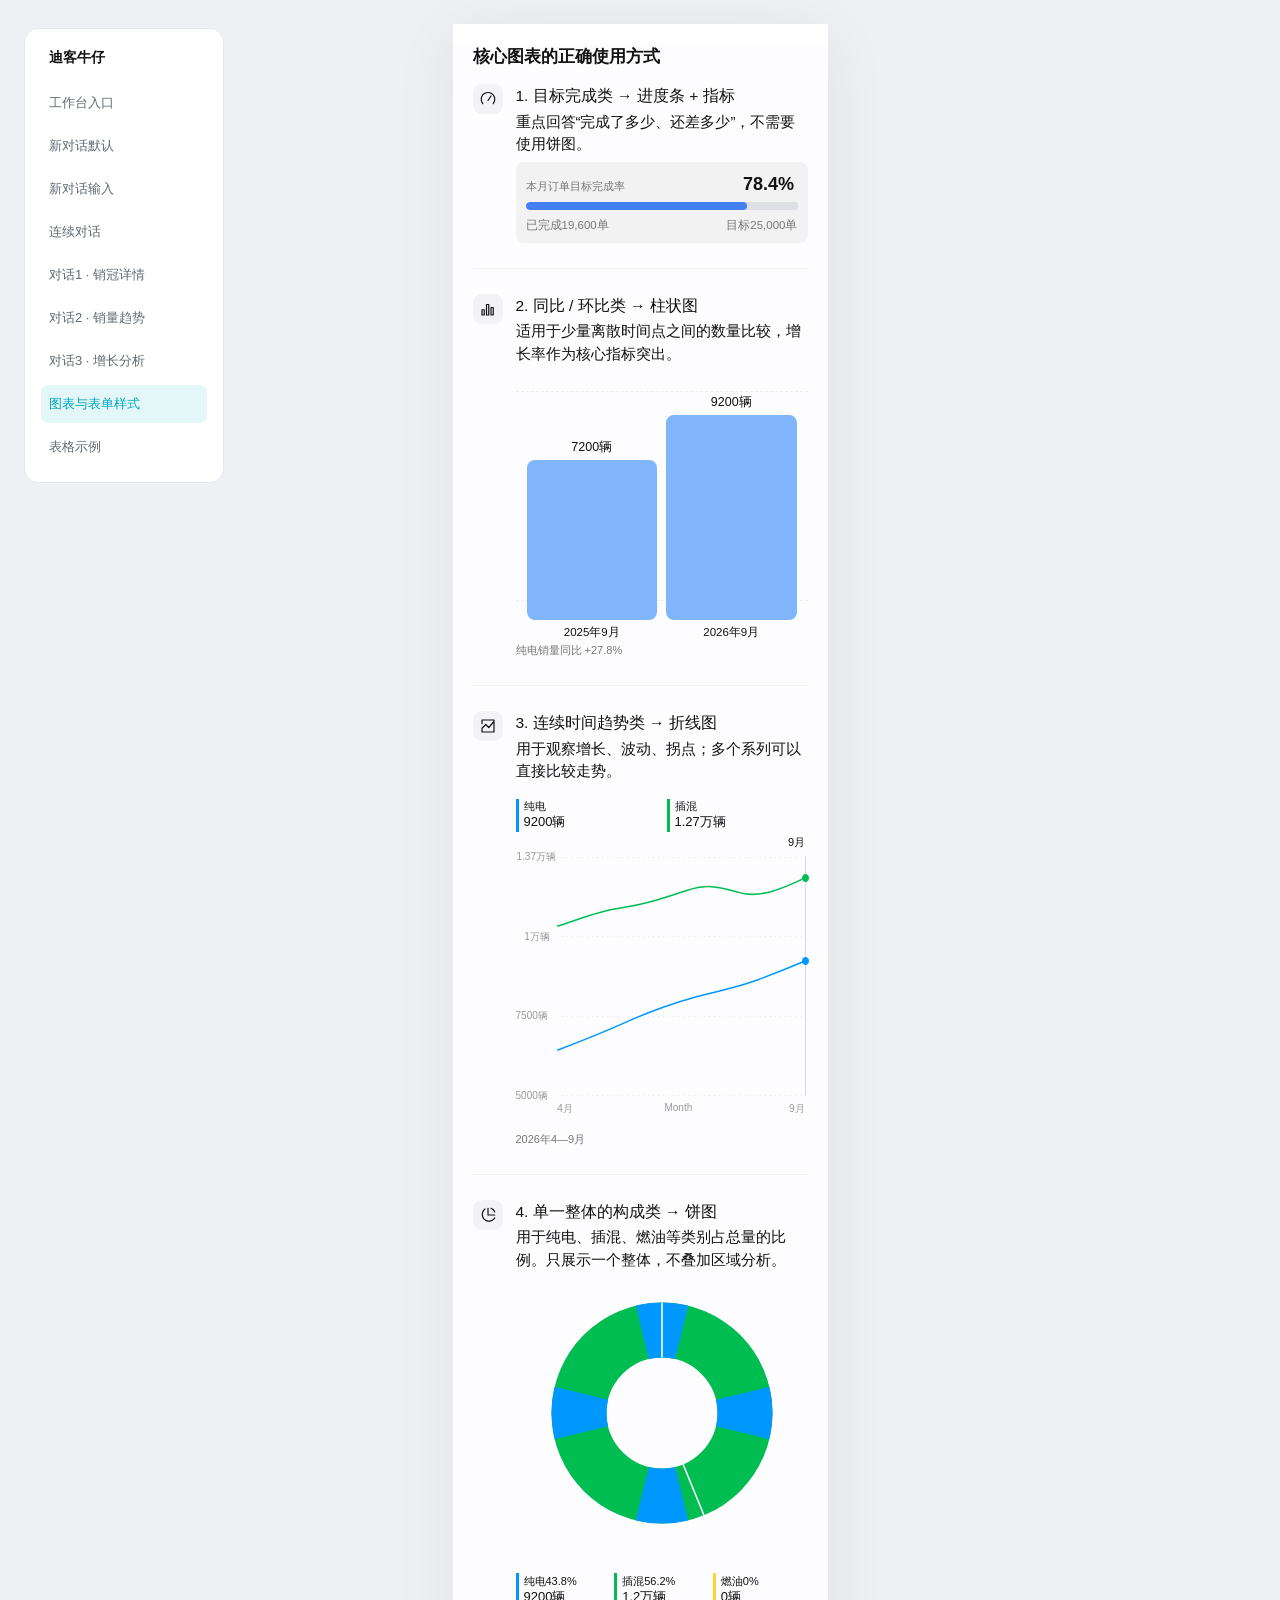
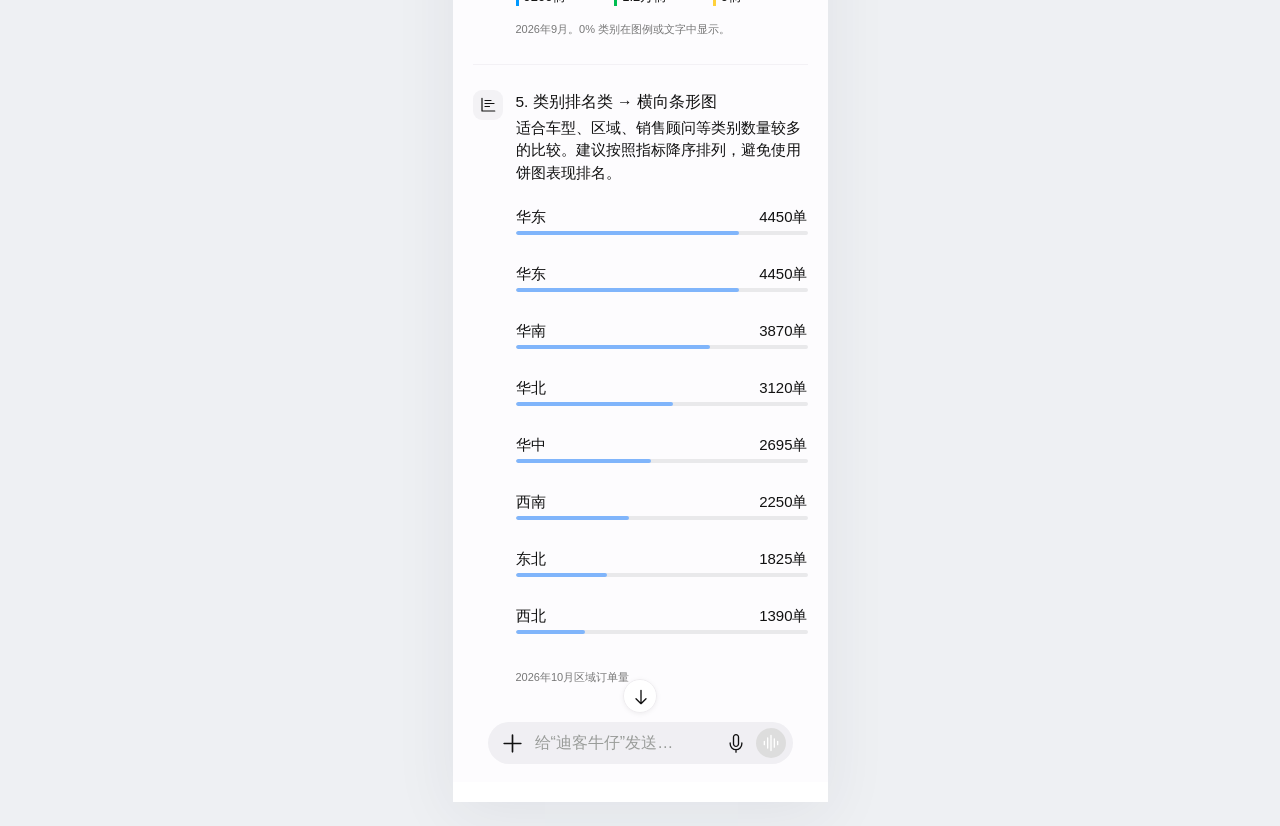
<file: charts.html>
<!doctype html>
<html lang="zh-CN"><head><meta charset="UTF-8"><meta name="viewport" content="width=device-width,initial-scale=1,viewport-fit=cover"><title>图表与表单样式 · 迪客牛仔</title><script src="text-format.js?v=20261027-voice-original"></script><script src="viewport-mode.js?v=20261027-initial-layout"></script><link rel="stylesheet" href="styles.css?v=c14ece671ac8aea5"><link rel="manifest" href="manifest.webmanifest"><meta name="theme-color" content="#ffffff"><meta name="mobile-web-app-capable" content="yes"><meta name="apple-mobile-web-app-capable" content="yes"><meta name="apple-mobile-web-app-title" content="迪客牛仔"><link rel="apple-touch-icon" href="assets/apple-touch-icon.png"></head>
<body data-page="charts"><nav class="demo-nav" aria-label="设计页面"><strong>迪客牛仔</strong><a href="workbench.html">工作台入口</a><a href="index.html">新对话默认</a><a href="input.html">新对话输入</a><a href="conversation.html">连续对话</a><a href="answer.html">对话1 · 销冠详情</a><a href="trend.html">对话2 · 销量趋势</a><a href="analysis.html">对话3 · 增长分析</a><a href="charts.html">图表与表单样式</a><a href="table.html">表格示例</a></nav><button class="nav-toggle" aria-label="切换页面">页面</button><div class="screen-shell"><main class="design-screen" aria-label="图表与表单样式"><div class="s335" data-node-id="3:226" data-name="表单样式">
      <div class="s49" data-node-id="3:227" data-name="Body">
        <div class="s151" data-node-id="3:229" data-name="App">
          <div class="s336" data-node-id="3:251" data-name="ChartGuide">
            <div class="s18" data-node-id="3:252" data-name="Heading 2">
              <p class="s337" data-node-id="3:253">
                核心图表的正确使用方式
              </p>
            </div>
            <div class="s338" data-node-id="3:255" data-name="Example">
              <div class="s18" data-node-id="3:259" data-name="Container">
                <div class="s18" data-node-id="3:260" data-name="Heading 3">
                  <p class="s339" data-node-id="3:261">
                    1. 目标完成类 → 进度条 + 指标
                  </p>
                </div>
                <div class="s340" data-node-id="3:263" data-name="Paragraph">
                  <p class="s323" data-node-id="3:264">
                    重点回答“完成了多少、还差多少”，不需要使用饼图。
                  </p>
                </div>
                <div class="s341" data-node-id="3:285" data-name="ChartGuide:margin">
                  <div class="s342" data-node-id="3:266" data-name="ChartGuide">
                    <div class="s343" data-node-id="3:267" data-name="Container">
                      <p class="s344" data-node-id="3:269">
                        本月订单目标完成率
                      </p>
                      <p class="s345" data-node-id="3:272">
                        78.4%
                      </p>
                    </div>
                    <div class="s346" data-node-id="3:282" data-name="Progress Bar - 本月订单目标完成率:margin">
                      <div class="s347" data-node-id="3:274" data-name="Progress Bar - 本月订单目标完成率">
                        <div class="s348" data-node-id="3:275" data-name="Text" ></div>
                      </div>
                    </div>
                    <div class="s349" data-node-id="3:276" data-name="Container">
                      <div class="s350" data-node-id="3:277" data-name="Text">
                        <p class="s351" data-node-id="3:278">
                          已完成 19,600 单
                        </p>
                      </div>
                      <div class="s350" data-node-id="3:280" data-name="Text">
                        <p class="s351" data-node-id="3:281">
                          目标 25,000 单
                        </p>
                      </div>
                    </div>
                  </div>
                </div>
              </div>
              <div class="s352" data-node-id="3:256" data-name="Container">
                <div class="s353" data-node-id="3:257" data-name="Icon">
                  <img alt="" class="s4" src="assets/a98f8.svg" />
                </div>
              </div>
            </div>
            <div class="s354" data-node-id="3:286" data-name="Example">
              <div class="s18" data-node-id="3:290" data-name="Container">
                <div class="s18" data-node-id="3:291" data-name="Heading 3">
                  <p class="s339" data-node-id="3:292">
                    2. 同比 / 环比类 → 柱状图
                  </p>
                </div>
                <div class="s340" data-node-id="3:293" data-name="Paragraph">
                  <p class="s323" data-node-id="3:294">
                    适用于少量离散时间点之间的数量比较，增长率作为核心指标突出。
                  </p>
                </div>
                <div class="s341" data-node-id="3:319" data-name="ChartGuide:margin">
                  <div class="s355" data-node-id="3:295" data-name="ChartGuide">
                    <div class="s356" data-node-id="3:296" data-name="Container" ></div>
                    <div class="s357" data-node-id="4:871">
                      <div class="s358" data-node-id="3:297" data-name="Container">
                        <div class="s359" data-node-id="3:298" data-name="Container">
                          <div class="s360" data-node-id="3:299" data-name="Container">
                            <p class="s361" data-node-id="3:301">
                              7200 辆
                            </p>
                          </div>
                        </div>
                        <div class="s362" data-node-id="3:303" data-name="Text">
                          <p class="s363" data-node-id="3:304">
                            2025年9月
                          </p>
                        </div>
                      </div>
                      <div class="s358" data-node-id="3:307" data-name="Container">
                        <div class="s364" data-node-id="3:308" data-name="Container">
                          <p class="s361" data-node-id="3:311">
                            9200 辆
                          </p>
                        </div>
                        <div class="s362" data-node-id="3:312" data-name="Text">
                          <p class="s363" data-node-id="3:313">
                            2026年9月
                          </p>
                        </div>
                      </div>
                    </div>
                  </div>
                </div>
                <div class="s365" data-node-id="3:315" data-name="ChartGuide">
                  <p class="s366" data-node-id="3:316">
                    纯电销量同比 +27.8%
                  </p>
                </div>
              </div>
              <div class="s367" data-node-id="3:287" data-name="Container">
                <div class="s353" data-node-id="3:288" data-name="Icon">
                  <img alt="" class="s4" src="assets/5ea1c.svg" />
                </div>
              </div>
            </div>
            <div class="s354" data-node-id="3:321" data-name="Example">
              <div class="s18" data-node-id="3:325" data-name="Container">
                <div class="s18" data-node-id="3:326" data-name="Heading 3">
                  <p class="s339" data-node-id="3:327">
                    3. 连续时间趋势类 → 折线图
                  </p>
                </div>
                <div class="s340" data-node-id="3:328" data-name="Paragraph">
                  <p class="s323" data-node-id="3:329">
                    用于观察增长、波动、拐点；多个系列可以直接比较走势。
                  </p>
                </div>
                <div class="s58" data-node-id="3:366" data-name="ChartGuide:margin">
                  <div class="s368" data-node-id="3:330" data-name="ChartGuide">
                    <div class="s369" data-node-id="3:331" data-name="Container">
                      <div class="s18" data-node-id="3:332" data-name="Text">
                        <p class="s370" data-node-id="3:333">
                          纯电
                        </p>
                      </div>
                      <div class="s18" data-node-id="3:335" data-name="Bold Text">
                        <p class="s371" data-node-id="3:336">
                          9200 辆
                        </p>
                      </div>
                    </div>
                    <div class="s372" data-node-id="3:338" data-name="Container">
                      <div class="s18" data-node-id="3:339" data-name="Text">
                        <p class="s370" data-node-id="3:340">
                          插混
                        </p>
                      </div>
                      <div class="s18" data-node-id="3:341" data-name="Bold Text">
                        <p class="s371" data-node-id="3:342">
                          1.27万辆
                        </p>
                      </div>
                    </div>
                  </div>
                </div>
                <div class="s373" data-node-id="3:343" data-name="ChartGuide">
                  <div class="s374" data-node-id="3:344" data-name="Group">
                    <div class="s375" data-node-id="3:345" data-name="Vector">
                      <div class="s376">
                        <img alt="" class="s118" src="assets/383d6.svg" />
                      </div>
                    </div>
                    <div class="s377" data-node-id="3:346" data-name="Vector">
                      <div class="s376">
                        <img alt="" class="s118" src="assets/383d6.svg" />
                      </div>
                    </div>
                    <div class="s378" data-node-id="3:347" data-name="Vector">
                      <div class="s376">
                        <img alt="" class="s118" src="assets/383d6.svg" />
                      </div>
                    </div>
                    <div class="s379" data-node-id="3:348" data-name="Vector">
                      <div class="s376">
                        <img alt="" class="s118" src="assets/383d6.svg" />
                      </div>
                    </div>
                  </div>
                  <div class="s380" data-node-id="3:349" data-name="Group">
                    <p class="s381" data-node-id="3:350">
                      1.37万辆
                    </p>
                    <p class="s382" data-node-id="3:351">
                      1万辆
                    </p>
                    <p class="s383" data-node-id="3:352">
                      7500 辆
                    </p>
                    <p class="s384" data-node-id="3:353">
                      5000 辆
                    </p>
                    <p class="s385" data-node-id="3:354">
                      4月
                    </p>
                    <p class="s386" data-node-id="3:355">
                      9月
                    </p>
                    <p class="s387" data-node-id="3:356">
                      Month
                    </p>
                  </div>
                  <div class="s388" data-node-id="3:357" data-name="Vector">
                    <div class="s389">
                      <img alt="" class="s118" src="assets/91a1d.svg" />
                    </div>
                  </div>
                  <div class="s390" data-node-id="3:358" data-name="Vector">
                    <div class="s391">
                      <img alt="" class="s118" src="assets/749b8.svg" />
                    </div>
                  </div>
                  <div class="s392" data-node-id="3:359" data-name="Vector">
                    <div class="s393">
                      <img alt="" class="s118" src="assets/82377.svg" />
                    </div>
                  </div>
                  <div class="s394" data-node-id="3:360" data-name="Vector">
                    <img alt="" class="s4" src="assets/9e3f9.svg" />
                  </div>
                  <div class="s395" data-node-id="3:361" data-name="Vector">
                    <img alt="" class="s4" src="assets/df340.svg" />
                  </div>
                  <p class="s396" data-node-id="3:362">
                    9月
                  </p>
                </div>
                <div class="s397" data-node-id="3:363" data-name="ChartGuide">
                  <p class="s366" data-node-id="3:364">
                    2026 年 4—9 月
                  </p>
                </div>
              </div>
              <div class="s367" data-node-id="3:322" data-name="Container">
                <div class="s353" data-node-id="3:323" data-name="Icon">
                  <img alt="" class="s4" src="assets/bbbc1.svg" />
                </div>
              </div>
            </div>
            <div class="s354" data-node-id="3:368" data-name="Example">
              <div class="s18" data-node-id="3:372" data-name="Container">
                <div class="s18" data-node-id="3:373" data-name="Heading 3">
                  <p class="s339" data-node-id="3:374">
                    4. 单一整体的构成类 → 饼图
                  </p>
                </div>
                <div class="s340" data-node-id="3:375" data-name="Paragraph">
                  <p class="s323" data-node-id="3:376">
                    用于纯电、插混、燃油等类别占总量的比例。只展示一个整体，不叠加区域分析。
                  </p>
                </div>
                <div class="s398" data-node-id="3:400" data-name="ChartGuide:margin">
                  <div class="s399" data-node-id="3:377" data-name="ChartGuide">
                    <img alt="" class="s4" src="assets/a3b64.svg" />
                  </div>
                </div>
                <div class="s400" data-node-id="3:401" data-name="ChartGuide:margin">
                  <div class="s401" data-node-id="3:381" data-name="ChartGuide">
                    <div class="s402" data-node-id="3:382" data-name="Container">
                      <div class="s18" data-node-id="3:383" data-name="Text">
                        <p class="s370" data-node-id="3:384">
                          纯电 43.8%
                        </p>
                      </div>
                      <div class="s18" data-node-id="3:385" data-name="Bold Text">
                        <p class="s371" data-node-id="3:386">
                          9200 辆
                        </p>
                      </div>
                    </div>
                    <div class="s403" data-node-id="3:387" data-name="Container">
                      <div class="s18" data-node-id="3:388" data-name="Text">
                        <p class="s370" data-node-id="3:389">
                          插混 56.2%
                        </p>
                      </div>
                      <div class="s18" data-node-id="3:390" data-name="Bold Text">
                        <p class="s371" data-node-id="3:391">
                          1.2万辆
                        </p>
                      </div>
                    </div>
                    <div class="s404" data-node-id="3:392" data-name="Container">
                      <div class="s18" data-node-id="3:393" data-name="Text">
                        <p class="s370" data-node-id="3:394">
                          燃油 0%
                        </p>
                      </div>
                      <div class="s18" data-node-id="3:395" data-name="Bold Text">
                        <p class="s371" data-node-id="3:396">
                          0 辆
                        </p>
                      </div>
                    </div>
                  </div>
                </div>
                <div class="s405" data-node-id="3:397" data-name="ChartGuide">
                  <p class="s366" data-node-id="3:398">
                    2026 年 9 月。0% 类别在图例或文字中显示。
                  </p>
                </div>
              </div>
              <div class="s367" data-node-id="3:369" data-name="Container">
                <div class="s353" data-node-id="3:370" data-name="Icon">
                  <img alt="" class="s4" src="assets/86fcc.svg" />
                </div>
              </div>
            </div>
            <div class="s354" data-node-id="3:403" data-name="Example">
              <div class="s18" data-node-id="3:407" data-name="Container">
                <div class="s18" data-node-id="3:408" data-name="Heading 3">
                  <p class="s339" data-node-id="3:409">
                    5. 类别排名类 → 横向条形图
                  </p>
                </div>
                <div class="s340" data-node-id="3:410" data-name="Paragraph">
                  <p class="s323" data-node-id="3:411">
                    适合车型、区域、销售顾问等类别数量较多的比较。建议按照指标降序排列，避免使用饼图表现排名。
                  </p>
                </div>
                <div class="s406" data-node-id="3:412" data-name="ChartGuide">
                  <div class="s18" data-node-id="3:413" data-name="Container">
                    <div class="s407" data-node-id="3:414" data-name="Container">
                      <div class="s350" data-node-id="3:415" data-name="Text">
                        <p class="s408" data-node-id="3:416">
                          华东
                        </p>
                      </div>
                      <div class="s350" data-node-id="3:418" data-name="Text">
                        <p class="s408" data-node-id="3:419">
                          4450 单
                        </p>
                      </div>
                    </div>
                    <div class="s65" data-node-id="3:422" data-name="Container:margin">
                      <div class="s409" data-node-id="3:420" data-name="Container">
                        <div class="s410" data-node-id="3:421" data-name="Text" ></div>
                      </div>
                    </div>
                  </div>
                  <div class="s411" data-node-id="3:423" data-name="Container">
                    <div class="s407" data-node-id="3:424" data-name="Container">
                      <div class="s350" data-node-id="3:425" data-name="Text">
                        <p class="s408" data-node-id="3:426">
                          华东
                        </p>
                      </div>
                      <div class="s350" data-node-id="3:427" data-name="Text">
                        <p class="s408" data-node-id="3:428">
                          4450 单
                        </p>
                      </div>
                    </div>
                    <div class="s65" data-node-id="3:431" data-name="Container:margin">
                      <div class="s409" data-node-id="3:429" data-name="Container">
                        <div class="s410" data-node-id="3:430" data-name="Text" ></div>
                      </div>
                    </div>
                  </div>
                  <div class="s411" data-node-id="3:432" data-name="Container">
                    <div class="s407" data-node-id="3:433" data-name="Container">
                      <div class="s350" data-node-id="3:434" data-name="Text">
                        <p class="s408" data-node-id="3:435">
                          华南
                        </p>
                      </div>
                      <div class="s350" data-node-id="3:436" data-name="Text">
                        <p class="s408" data-node-id="3:437">
                          3870 单
                        </p>
                      </div>
                    </div>
                    <div class="s65" data-node-id="3:440" data-name="Container:margin">
                      <div class="s409" data-node-id="3:438" data-name="Container">
                        <div class="s412" data-node-id="3:439" data-name="Text" ></div>
                      </div>
                    </div>
                  </div>
                  <div class="s411" data-node-id="3:441" data-name="Container">
                    <div class="s407" data-node-id="3:442" data-name="Container">
                      <div class="s350" data-node-id="3:443" data-name="Text">
                        <p class="s408" data-node-id="3:444">
                          华北
                        </p>
                      </div>
                      <div class="s350" data-node-id="3:445" data-name="Text">
                        <p class="s408" data-node-id="3:446">
                          3120 单
                        </p>
                      </div>
                    </div>
                    <div class="s65" data-node-id="3:449" data-name="Container:margin">
                      <div class="s409" data-node-id="3:447" data-name="Container">
                        <div class="s413" data-node-id="3:448" data-name="Text" ></div>
                      </div>
                    </div>
                  </div>
                  <div class="s411" data-node-id="3:450" data-name="Container">
                    <div class="s407" data-node-id="3:451" data-name="Container">
                      <div class="s350" data-node-id="3:452" data-name="Text">
                        <p class="s408" data-node-id="3:453">
                          华中
                        </p>
                      </div>
                      <div class="s350" data-node-id="3:454" data-name="Text">
                        <p class="s408" data-node-id="3:455">
                          2695 单
                        </p>
                      </div>
                    </div>
                    <div class="s65" data-node-id="3:458" data-name="Container:margin">
                      <div class="s409" data-node-id="3:456" data-name="Container">
                        <div class="s414" data-node-id="3:457" data-name="Text" ></div>
                      </div>
                    </div>
                  </div>
                  <div class="s411" data-node-id="3:459" data-name="Container">
                    <div class="s407" data-node-id="3:460" data-name="Container">
                      <div class="s350" data-node-id="3:461" data-name="Text">
                        <p class="s408" data-node-id="3:462">
                          西南
                        </p>
                      </div>
                      <div class="s350" data-node-id="3:463" data-name="Text">
                        <p class="s408" data-node-id="3:464">
                          2250 单
                        </p>
                      </div>
                    </div>
                    <div class="s65" data-node-id="3:467" data-name="Container:margin">
                      <div class="s409" data-node-id="3:465" data-name="Container">
                        <div class="s415" data-node-id="3:466" data-name="Text" ></div>
                      </div>
                    </div>
                  </div>
                  <div class="s411" data-node-id="3:468" data-name="Container">
                    <div class="s407" data-node-id="3:469" data-name="Container">
                      <div class="s350" data-node-id="3:470" data-name="Text">
                        <p class="s408" data-node-id="3:471">
                          东北
                        </p>
                      </div>
                      <div class="s350" data-node-id="3:472" data-name="Text">
                        <p class="s408" data-node-id="3:473">
                          1825 单
                        </p>
                      </div>
                    </div>
                    <div class="s65" data-node-id="3:476" data-name="Container:margin">
                      <div class="s409" data-node-id="3:474" data-name="Container">
                        <div class="s416" data-node-id="3:475" data-name="Text" ></div>
                      </div>
                    </div>
                  </div>
                  <div class="s411" data-node-id="3:477" data-name="Container">
                    <div class="s407" data-node-id="3:478" data-name="Container">
                      <div class="s350" data-node-id="3:479" data-name="Text">
                        <p class="s408" data-node-id="3:480">
                          西北
                        </p>
                      </div>
                      <div class="s350" data-node-id="3:481" data-name="Text">
                        <p class="s408" data-node-id="3:482">
                          1390 单
                        </p>
                      </div>
                    </div>
                    <div class="s65" data-node-id="3:485" data-name="Container:margin">
                      <div class="s409" data-node-id="3:483" data-name="Container">
                        <div class="s417" data-node-id="3:484" data-name="Text" ></div>
                      </div>
                    </div>
                  </div>
                </div>
                <div class="s418" data-node-id="3:493" data-name="ChartGuide">
                  <p class="s366" data-node-id="3:494">
                    2026 年 10 月区域订单量
                  </p>
                </div>
              </div>
              <div class="s367" data-node-id="3:404" data-name="Container">
                <div class="s353" data-node-id="3:405" data-name="Icon">
                  <img alt="" class="s4" src="assets/9ee31.svg" />
                </div>
              </div>
            </div>
          </div>
          <div class="s419" data-node-id="3:499" data-name="Footer">
            <div class="s243" data-node-id="3:503" data-name="Form">
              <div class="s244" data-node-id="3:504" data-name="Button - 添加附件">
                <div class="s245" data-node-id="3:505" data-name="Icon">
                  <img alt="" class="s4" src="assets/3cb4d.svg" />
                </div>
              </div>
              <div class="s246" data-node-id="3:507" data-name="Text Input - 发送消息">
                <p class="s247" data-node-id="3:508">
                  给“迪客牛仔”发送…
                </p>
              </div>
              <div class="s244" data-node-id="3:509" data-name="Button - 语音输入">
                <div class="s154" data-node-id="3:510" data-name="Icon">
                  <img alt="" class="s4" src="assets/d71c4.svg" />
                </div>
              </div>
              <div class="s248" data-node-id="3:512" data-name="Button - 发送">
                <div class="s154" data-node-id="3:513" data-name="Icon">
                  <img alt="" class="s4" src="assets/b11ca.svg" />
                </div>
              </div>
            </div>
            <div class="s420" data-node-id="3:500" data-name="Button - 滚动到底部">
              <div class="s38" data-node-id="3:501" data-name="Icon">
                <img alt="" class="s4" src="assets/7a3af.svg" />
              </div>
            </div>
          </div>
        </div>
      </div>
    </div></main></div><div class="toast" role="status"></div><script src="font-size.js?v=20261027-conversation-font"></script><script src="motion.js?v=20261026-ui-longpress"></script><script src="voice-input.js?v=20261027-xiaoguan-vocabulary-v2"></script><script src="voice-understanding.js?v=20261027-xiaoguan-vocabulary-v2"></script><script src="app.js?v=20261027-mobile-voice-lifecycle"></script></body></html>
</file>
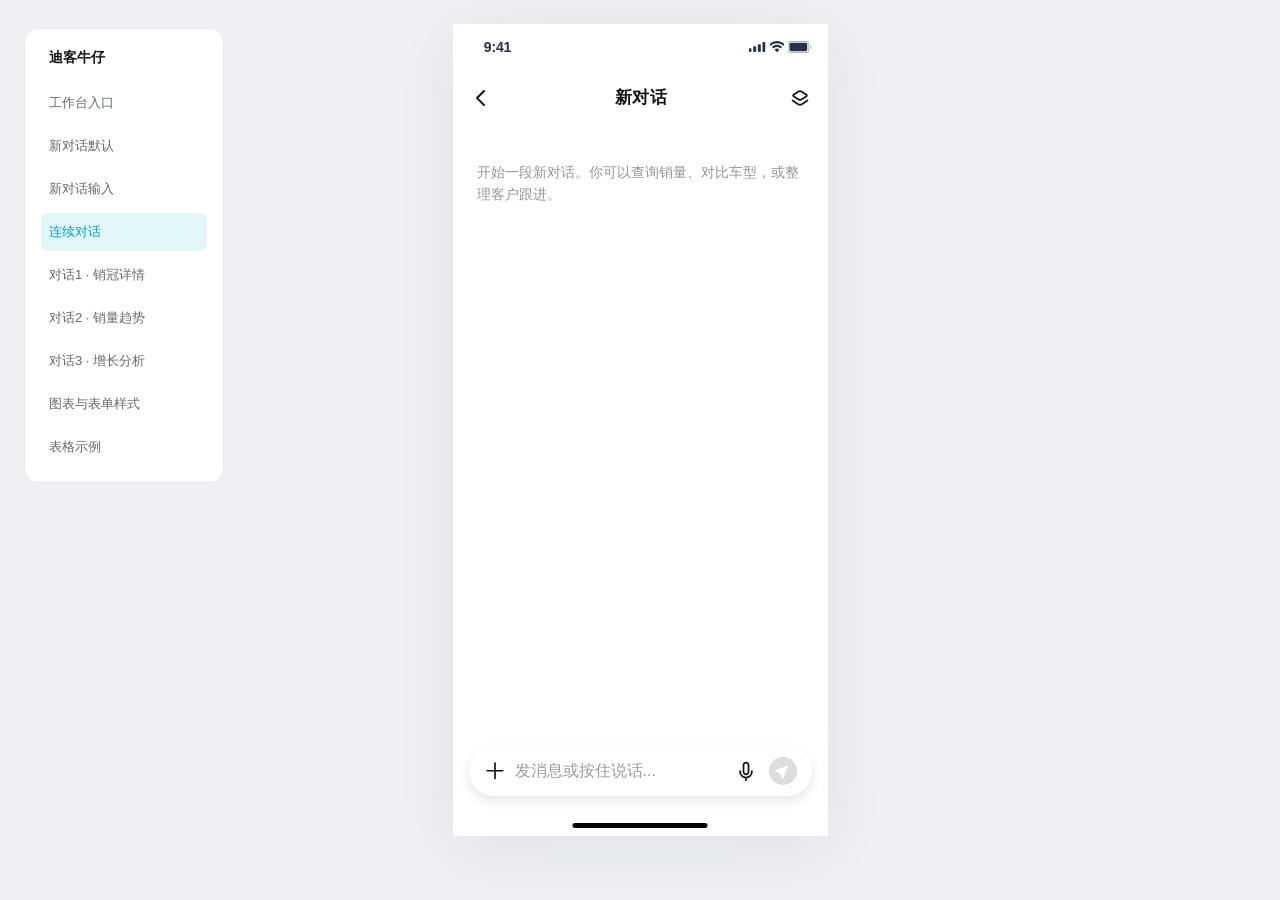
<file: conversation.html>
<!doctype html>
<html lang="zh-CN"><head><meta charset="UTF-8"><meta name="viewport" content="width=device-width,initial-scale=1,viewport-fit=cover"><title>连续对话 · 迪客牛仔</title><script src="text-format.js?v=20261027-voice-original"></script><script src="viewport-mode.js?v=20261027-initial-layout"></script><link rel="stylesheet" href="styles.css?v=c14ece671ac8aea5"><link rel="manifest" href="manifest.webmanifest"><meta name="theme-color" content="#ffffff"><meta name="mobile-web-app-capable" content="yes"><meta name="apple-mobile-web-app-capable" content="yes"><meta name="apple-mobile-web-app-title" content="迪客牛仔"><link rel="apple-touch-icon" href="assets/apple-touch-icon.png"><link rel="stylesheet" href="task-history.css?v=de80d397e705ed2d"><link rel="preload" as="script" data-runtime-preload href="runtime-chat.js?v=2a5c8100ffe57a5c"></head>
<body data-page="conversation"><nav class="demo-nav" aria-label="设计页面"><strong>迪客牛仔</strong><a href="workbench.html">工作台入口</a><a href="index.html">新对话默认</a><a href="input.html">新对话输入</a><a href="conversation.html">连续对话</a><a href="answer.html">对话1 · 销冠详情</a><a href="trend.html">对话2 · 销量趋势</a><a href="analysis.html">对话3 · 增长分析</a><a href="charts.html">图表与表单样式</a><a href="table.html">表格示例</a></nav><button class="nav-toggle" aria-label="切换页面">页面</button><div class="screen-shell"><main class="design-screen composer-attachments" inert data-startup-inert aria-label="连续对话"><div class="s48" data-node-id="9:1377" data-name="生成750px宽度页面">
      <div class="s1" data-node-id="9:1615" data-name="Status Bar/Light">
        <div class="s2" data-node-id="I9:1615;1:103" data-name="iPhone X/Status Bars/Status Bar (Black)">
          <div class="s3" data-node-id="I9:1615;1:105" data-name="Battery">
            <img alt="" class="s4" src="assets/1d4ec.svg" />
          </div>
          <div class="s5" data-node-id="I9:1615;1:109" data-name="Wifi">
            <img alt="" class="s4" src="assets/a8f0d.svg" />
          </div>
          <div class="s6" data-node-id="I9:1615;1:113" data-name="Cellular Connection">
            <img alt="" class="s4" src="assets/8ac38.svg" />
          </div>
          <div class="s7" data-node-id="I9:1615;1:118" data-name="Time Style">
            <p class="s8" data-node-id="I9:1615;1:119">
              <span class="s9">9:4</span><span class="s9">1</span>
            </p>
          </div>
        </div>
      </div>
      <div class="s49" data-node-id="9:1378" data-name="Body">
        <div class="s50" data-node-id="9:1380" data-name="SalesConversation">
          <div class="s51" data-node-id="9:1381" data-name="Header"><button class="conversation-materials" type="button" aria-label="聊天记录"><img src="assets/history-library-rounded.svg" alt=""></button>
            <div class="s13" data-node-id="9:1385" data-name="Heading 1">
              <p class="s52" data-node-id="9:1386">
                迪客牛仔
              </p>
            </div>
            <div class="s53" data-node-id="9:1382" data-name="Button - 返回助手首页">
              <div class="s16" data-node-id="9:1383" data-name="Icon">
                <img alt="" class="s4" src="assets/conversation-back-v2.svg" />
              </div>
            </div>
          </div>
          <div class="s54 chat-thread" data-node-id="9:1388" data-name="Main Content" aria-label="对话内容"></div>
        </div>
      </div>
      <div class="s149" data-node-id="9:1649" data-name="HomePage">
        <div class="s36" data-node-id="9:1650" data-name="Form"><button class="composer-add" type="button" aria-label="添加照片或文件" aria-expanded="false" aria-controls="attachment-panel"><img src="assets/composer-add.svg" alt=""></button>
          <div class="s37" data-node-id="9:1651" data-name="Button - 语音输入">
            <div class="s38" data-node-id="9:1652" data-name="Icon">
              <img alt="" class="s4" src="assets/composer-voice.svg" />
            </div>
          </div>
          <div class="s39" data-node-id="9:1654" data-name="Text Input - 发送消息"><input class="message-input" aria-label="发送消息" inputmode="text" enterkeyhint="send" autocomplete="off" placeholder="发消息或按住说话...">
          </div>
          <div class="s41" data-node-id="9:1656" data-name="Button - 发送消息">
            <div class="s42" data-node-id="9:1657" data-name="Icon:transform">
              <div class="s43" data-node-id="9:1658" data-name="Icon">
                <img alt="" class="s4" src="assets/composer-send-disabled.svg" />
              </div>
            </div>
          </div>
        </div>
        <div class="s44" data-node-id="9:1660" data-name="Home Indicator/Dark">
          <div class="s45" data-node-id="I9:1660;26:6" data-name="Line" ></div>
        </div>
      </div>
    </div></main></div><div class="toast" role="status"></div><script>DemoStartup.watch()</script><script src="runtime-chat.js?v=2a5c8100ffe57a5c"></script></body></html>
</file>
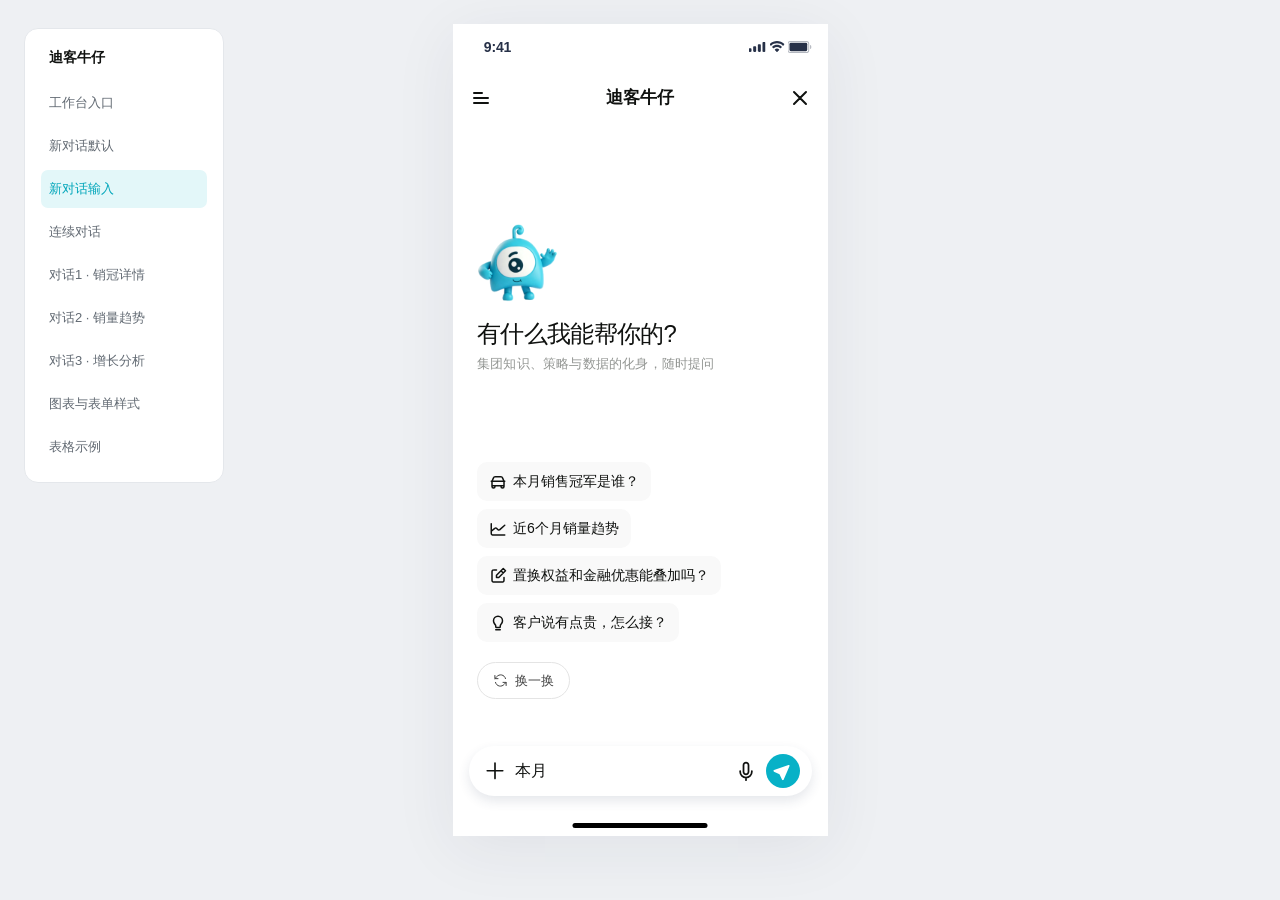
<file: input.html>
<!doctype html>
<html lang="zh-CN"><head><meta charset="UTF-8"><meta name="viewport" content="width=device-width,initial-scale=1,viewport-fit=cover"><title>新对话输入 · 迪客牛仔</title><script src="text-format.js?v=20261027-voice-original"></script><script src="viewport-mode.js?v=20261027-initial-layout"></script><link rel="stylesheet" href="styles.css?v=c14ece671ac8aea5"><link rel="manifest" href="manifest.webmanifest"><meta name="theme-color" content="#ffffff"><meta name="mobile-web-app-capable" content="yes"><meta name="apple-mobile-web-app-capable" content="yes"><meta name="apple-mobile-web-app-title" content="迪客牛仔"><link rel="apple-touch-icon" href="assets/apple-touch-icon.png"><link rel="stylesheet" href="task-history.css?v=de80d397e705ed2d"><link rel="preload" as="script" data-runtime-preload href="runtime-home.js?v=eeaa79a42dd76215"></head>
<body data-page="input"><nav class="demo-nav" aria-label="设计页面"><strong>迪客牛仔</strong><a href="workbench.html">工作台入口</a><a href="index.html">新对话默认</a><a href="input.html">新对话输入</a><a href="conversation.html">连续对话</a><a href="answer.html">对话1 · 销冠详情</a><a href="trend.html">对话2 · 销量趋势</a><a href="analysis.html">对话3 · 增长分析</a><a href="charts.html">图表与表单样式</a><a href="table.html">表格示例</a></nav><button class="nav-toggle" aria-label="切换页面">页面</button><div class="screen-shell"><main class="design-screen composer-attachments" inert data-startup-inert aria-label="新对话输入"><div class="s0" data-node-id="9:1301" data-name="新对话输入">
      <div class="s1" data-node-id="9:1302" data-name="Status Bar/Light">
        <div class="s2" data-node-id="I9:1302;1:103" data-name="iPhone X/Status Bars/Status Bar (Black)">
          <div class="s3" data-node-id="I9:1302;1:105" data-name="Battery">
            <img alt="" class="s4" src="assets/1d4ec.svg" />
          </div>
          <div class="s5" data-node-id="I9:1302;1:109" data-name="Wifi">
            <img alt="" class="s4" src="assets/a8f0d.svg" />
          </div>
          <div class="s6" data-node-id="I9:1302;1:113" data-name="Cellular Connection">
            <img alt="" class="s4" src="assets/8ac38.svg" />
          </div>
          <div class="s7" data-node-id="I9:1302;1:118" data-name="Time Style">
            <p class="s8" data-node-id="I9:1302;1:119">
              <span class="s9">9:4</span><span class="s9">1</span>
            </p>
          </div>
        </div>
      </div>
      <div class="s10" data-node-id="9:1303">
        <div class="s11" data-node-id="9:1304" data-name="HomePage">
          <div class="s12" data-node-id="9:1305" data-name="Header">
            <a class="assistant-close" href="workbench.html" aria-label="关闭迪客牛仔，返回工作台"><img src="assets/home-close-v2.svg" alt=""></a>
            <div class="s13" data-node-id="9:1306" data-name="Heading 1">
              <p class="s14" data-node-id="9:1307">
                迪客牛仔
              </p>
            </div>
            <div class="s15" data-node-id="9:1308" data-name="Button - 打开菜单">
              <div class="s16" data-node-id="9:1309" data-name="Icon">
                <img alt="" class="s4" src="assets/home-menu-v2.svg" />
              </div>
            </div>
          </div>
          <div class="s17" data-node-id="9:1311" data-name="Main Content">
            <div class="s18" data-node-id="9:1312" data-name="Section">
              <div class="s19" data-node-id="9:1313" data-name="Image (蓝绿色独眼助手吉祥物):margin">
                <div class="s20 ip-has-fallback" data-node-id="9:1314" data-name="Image (蓝绿色独眼助手吉祥物)">
                  <img class="ip-intro-fallback" src="assets/ip-intro-poster.webp?v=20261105-first-frame" alt="" aria-hidden="true" decoding="async">
                  <video class="s21 ip-intro-video" src="assets/ip-intro-mobile.mp4?v=20261105-new-upload" poster="assets/ip-intro-poster.webp?v=20261105-first-frame" preload="auto" autoplay muted playsinline webkit-playsinline aria-hidden="true"></video>
                </div>
              </div>
              <div class="s22" data-node-id="9:1315" data-name="Heading 2">
                <p class="s23" data-node-id="9:1316">
                  有什么我能帮你的?
                </p>
              </div>
              <div class="s24" data-node-id="9:1317" data-name="Paragraph">
                <p class="s25" data-node-id="9:1318">
                  集团知识、策略与数据的化身，随时提问
                </p>
              </div>
            </div>
            <div class="s26" data-node-id="9:1319" data-name="Section - 推荐问题">
              <div class="s27" data-node-id="9:1320" data-name="Container">
                <div class="s28" data-node-id="9:1321" data-name="Button">
                  <div class="s29 suggestion-icon home-figma-icon" data-name="Icon" data-icon="User" aria-hidden="true"><img src="assets/home-car.svg" alt=""></div>
                  <div class="s13" data-node-id="9:1324" data-name="Text">
                    <p class="s30" data-node-id="9:1325">本月销售冠军是谁？</p>
                  </div>
                </div>
                <div class="s28" data-node-id="9:1326" data-name="Button">
                  <div class="s29 suggestion-icon home-figma-icon" data-name="Icon" data-icon="Car" aria-hidden="true"><img src="assets/home-chart-line.svg" alt=""></div>
                  <div class="s13" data-node-id="9:1329" data-name="Text">
                    <p class="s30" data-node-id="9:1330">近6个月销量趋势</p>
                  </div>
                </div>
                <div class="s28" data-node-id="9:1331" data-name="Button">
                  <div class="s29 suggestion-icon home-figma-icon" data-name="Icon" data-icon="Comment" aria-hidden="true"><img src="assets/home-note-edit.svg" alt=""></div>
                  <div class="s13" data-node-id="9:1334" data-name="Text">
                    <p class="s30" data-node-id="9:1335">置换权益和金融优惠能叠加吗？</p>
                  </div>
                </div>
                <div class="s28" data-node-id="9:1336" data-name="Button">
                  <div class="s29 suggestion-icon home-figma-icon" data-name="Icon" data-icon="Gift" aria-hidden="true"><img src="assets/home-bulb.svg" alt=""></div>
                  <div class="s13" data-node-id="9:1339" data-name="Text">
                    <p class="s30" data-node-id="9:1340">客户说有点贵，怎么接？</p>
                  </div>
                </div>
              </div>
              <div class="s31" data-node-id="9:1341" data-name="Button:margin">
                <div class="s32 refresh-suggestions" data-node-id="9:1342" data-name="Button">
                  <p class="s33" data-node-id="9:1343">
                    换一换
                  </p>
                  <div class="s34" data-node-id="9:1344" data-name="Icon">
                    <img alt="" class="s4" src="assets/66095.svg" />
                  </div>
                </div>
              </div>
            </div>
          </div>
        </div>
      </div>
      <div class="s35" data-node-id="9:1346" data-name="HomePage">
        <div class="s36" data-node-id="9:1347" data-name="Form"><button class="composer-add" type="button" aria-label="添加照片或文件" aria-expanded="false" aria-controls="attachment-panel"><img src="assets/composer-add.svg" alt=""></button>
          <div class="s37" data-node-id="9:1348" data-name="Button - 语音输入">
            <div class="s38" data-node-id="9:1349" data-name="Icon">
              <img alt="" class="s4" src="assets/composer-voice.svg" />
            </div>
          </div>
          <div class="s39" data-node-id="9:1351" data-name="Text Input - 发送消息"><input class="message-input" aria-label="发送消息" inputmode="text" enterkeyhint="send" autocomplete="off" placeholder="发消息或按住说话..." value="本月">
          </div>
          <div class="s47 is-send-ready" style="--send-color:#07B1C7" data-node-id="9:1353" data-name="Button - 发送消息">
            <div class="s42" data-node-id="9:1354" data-name="Icon:transform">
              <div class="s43" data-node-id="9:1355" data-name="Icon">
                <img alt="" class="s4" src="assets/composer-send-enabled.svg" />
              </div>
            </div>
          </div>
        </div>
        <div class="s44" data-node-id="9:1357" data-name="Home Indicator/Dark">
          <div class="s45" data-node-id="I9:1357;26:6" data-name="Line" ></div>
        </div>
      </div>
    </div></main></div><div class="toast" role="status"></div><script>DemoStartup.watch()</script><script src="runtime-home.js?v=eeaa79a42dd76215"></script></body></html>
</file>
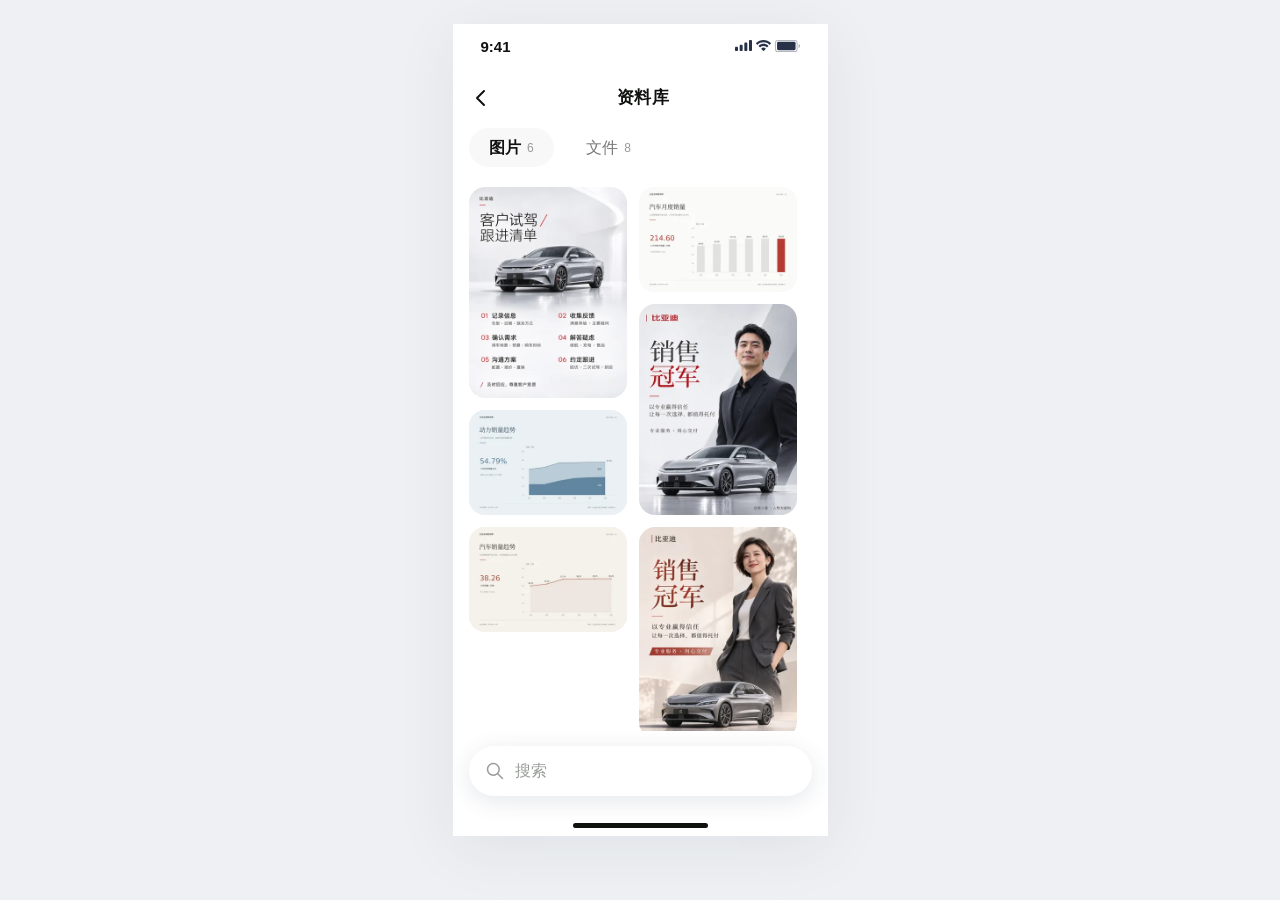
<file: library.html>
<!doctype html>
<html lang="zh-CN"><head><meta charset="utf-8"><meta name="viewport" content="width=device-width, initial-scale=1, viewport-fit=cover"><title>资料库 · 迪客牛仔</title><meta name="theme-color" content="#ffffff"><link rel="icon" href="assets/apple-touch-icon.png"><link rel="stylesheet" href="styles.css?v=c14ece671ac8aea5"><link rel="stylesheet" href="library.css?v=3ca4fa764cd35cfb"></head>
<body data-page="library"><main class="screen-shell library-shell">
<div class="library-status" aria-hidden="true"><span>9:41</span><span class="page-status-icons"><img src="assets/8ac38.svg" alt=""><img src="assets/a8f0d.svg" alt=""><img src="assets/1d4ec.svg" alt=""></span></div>
<header class="library-header"><a class="library-back" href="index.html" aria-label="返回对话"><img src="assets/project-back.svg" alt=""></a><h1>资料库</h1><span class="library-header-space"><img src="assets/library-header-arrow.svg" alt=""></span></header>
<div class="library-tabs" role="tablist" aria-label="资料分类"><button id="images-tab" role="tab" aria-selected="true" aria-controls="library-content" data-kind="images">图片</button><button id="files-tab" role="tab" aria-selected="false" aria-controls="library-content" tabindex="-1" data-kind="files">文件</button></div>
<section id="library-content" role="tabpanel" aria-labelledby="images-tab" aria-busy="true"><p class="library-message" role="status">正在加载资料…</p></section>
<footer class="library-search-footer"><form class="library-search-form" role="search"><img src="assets/library-search.svg" alt=""><input type="search" aria-label="搜索资料库" placeholder="搜索" autocomplete="off"><button type="button" class="library-search-clear" aria-label="清空搜索" hidden>×</button></form><p class="library-search-status" role="status" aria-live="polite"></p></footer>
<div class="library-home" aria-hidden="true"></div></main><script src="demo-access.js?v=d6f6081b88ffb6e2"></script><script src="sales-dialogue.js?v=403e46b3529b2686"></script><script src="home-replies.js?v=ff3873325f04bea9"></script><script src="chat-engine.js?v=db63449aede341f9"></script><script src="attachments.js?v=b3abafb1fff00829"></script><script src="local-data.js?v=5b31f97de3fc0309"></script><script src="conversation-materials.js?v=291cdac2d352ca6a"></script><script src="artifact-versions.js?v=7eac9660462fe8b9"></script><script src="chat-session.js?v=997423521b76c077"></script><script src="library.js?v=014422ad40659727"></script></body></html>
</file>
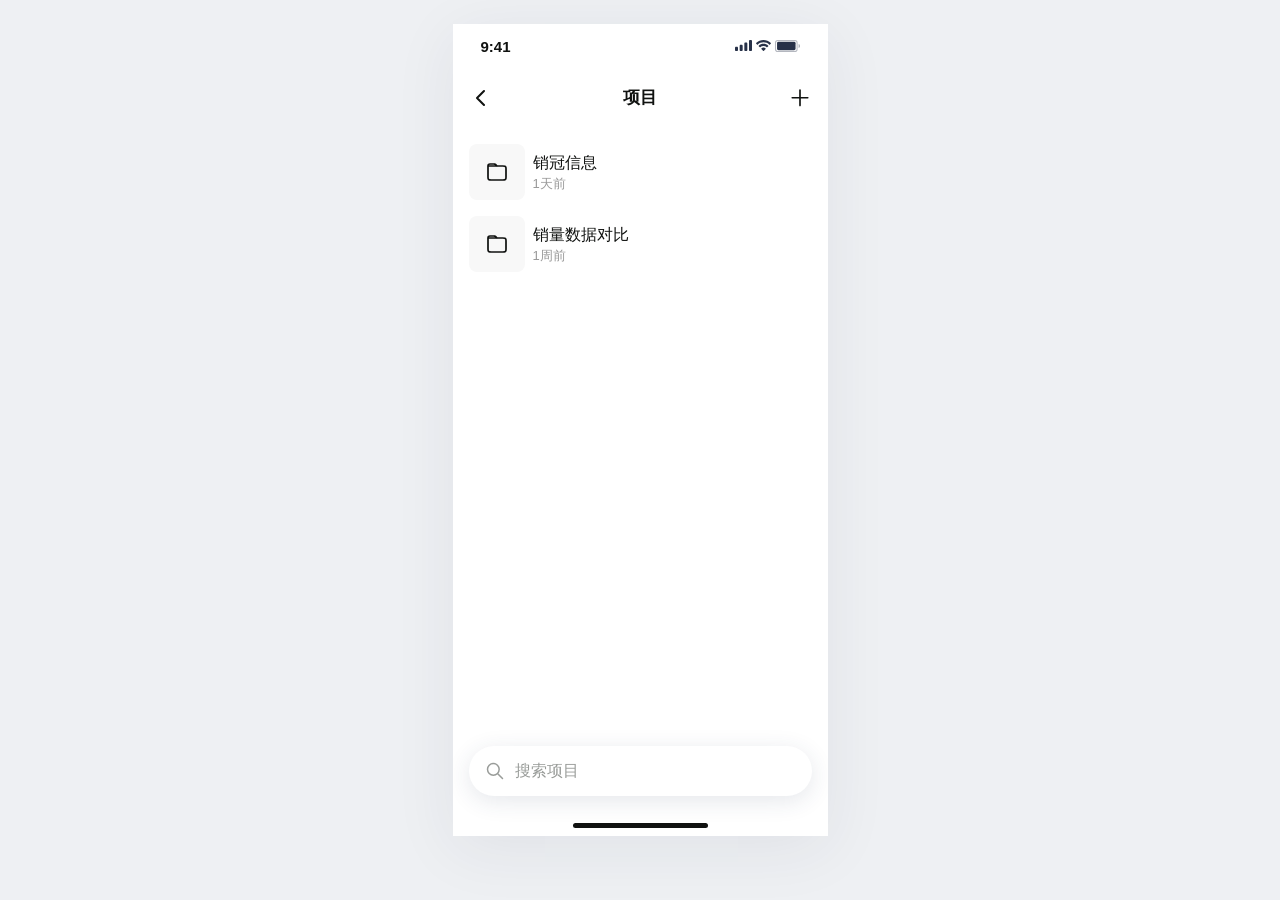
<file: projects.html>
<!doctype html>
<html lang="zh-CN"><head><meta charset="utf-8"><meta name="viewport" content="width=device-width, initial-scale=1, viewport-fit=cover"><title>项目 · 迪客牛仔</title><meta name="theme-color" content="#ffffff"><link rel="icon" href="assets/apple-touch-icon.png"><link rel="stylesheet" href="styles.css"><link rel="stylesheet" href="library.css"><link rel="stylesheet" href="projects.css"></head>
<body data-page="projects"><main class="screen-shell library-shell">
<div class="library-status" aria-hidden="true"><span>9:41</span><span class="project-status-icons"><img src="assets/8ac38.svg" alt=""><img src="assets/a8f0d.svg" alt=""><img src="assets/1d4ec.svg" alt=""></span></div>
<header class="library-header"><a class="library-back" href="index.html" aria-label="返回对话"><img src="assets/project-back.svg" alt=""></a><h1>项目</h1><button class="project-add" type="button" aria-label="新建项目"><img src="assets/project-add.svg" alt=""></button></header>
<section id="project-list" aria-label="项目列表"></section>
<footer class="library-search-footer"><form class="library-search-form" role="search"><img src="assets/library-search.svg" alt=""><input type="search" aria-label="搜索项目" placeholder="搜索项目" autocomplete="off"><button type="button" class="library-search-clear" aria-label="清空搜索" hidden>×</button></form><p class="library-search-status" role="status" aria-live="polite"></p></footer>
<div class="library-home" aria-hidden="true"></div></main><div class="toast" role="status" hidden></div><script src="projects.js"></script></body></html>
</file>
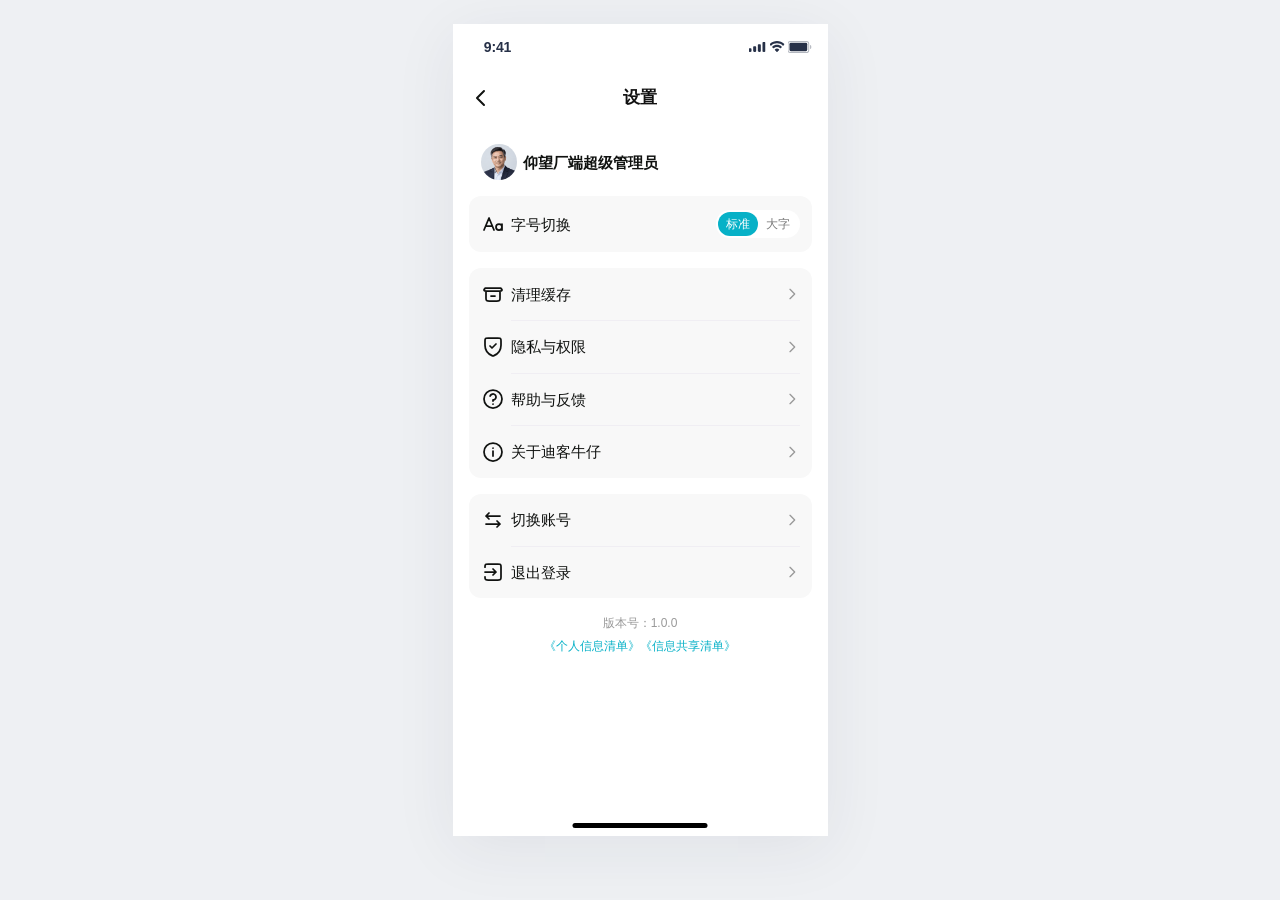
<file: settings.html>
<!doctype html>
<html lang="zh-CN"><head><meta charset="utf-8"><meta name="viewport" content="width=device-width,initial-scale=1,viewport-fit=cover"><title>设置 · 迪客牛仔</title><meta name="theme-color" content="#ffffff"><link rel="icon" href="assets/apple-touch-icon.png"><script src="viewport-mode.js?v=b82d6964920c6c32"></script><link rel="stylesheet" href="styles.css?v=c14ece671ac8aea5"><link rel="stylesheet" href="settings.css?v=5bb7cf0b1a269d1a"><script src="font-size.js?v=71541b60d80c347f"></script></head>
<body data-page="settings"><div class="screen-shell settings-shell"><main class="design-screen settings-screen">
      <div class="s1" data-node-id="9:1615" data-name="Status Bar/Light">
        <div class="s2" data-node-id="I9:1615;1:103" data-name="iPhone X/Status Bars/Status Bar (Black)">
          <div class="s3" data-node-id="I9:1615;1:105" data-name="Battery">
            <img alt="" class="s4" src="assets/1d4ec.svg" />
          </div>
          <div class="s5" data-node-id="I9:1615;1:109" data-name="Wifi">
            <img alt="" class="s4" src="assets/a8f0d.svg" />
          </div>
          <div class="s6" data-node-id="I9:1615;1:113" data-name="Cellular Connection">
            <img alt="" class="s4" src="assets/8ac38.svg" />
          </div>
          <div class="s7" data-node-id="I9:1615;1:118" data-name="Time Style">
            <p class="s8" data-node-id="I9:1615;1:119">
              <span class="s9">9:4</span><span class="s9">1</span>
            </p>
          </div>
        </div>
      </div>

<header class="s51 settings-header"><h1 class="s52">设置</h1><a class="s53 settings-back" href="index.html#sidebar-settings" aria-label="返回侧边栏"><span class="s16"><img class="s4" src="assets/conversation-back-v2.svg" alt=""></span></a></header>
<div class="settings-body">
<section class="settings-account" aria-label="当前用户"><img src="assets/account-chen-zhiyuan.png?v=20261027-small" alt="用户头像"><h2>仰望厂端超级管理员</h2></section>
<section class="settings-card settings-reading" aria-label="字号切换"><div class="settings-row" data-setting="type"><img class="settings-item-icon" src="assets/settings-type-outline.svg" alt=""><span class="settings-row-label">字号切换</span><div class="font-size-switch settings-font-preview" role="group" aria-label="字号切换"><button type="button" class="font-size-option" data-font-size-toggle="standard" aria-pressed="true">标准</button><button type="button" class="font-size-option" data-font-size-toggle="large" aria-pressed="false">大字</button></div></div></section>
<section class="settings-card" aria-label="通用设置"><div class="settings-row" data-setting="cache"><img class="settings-item-icon" src="assets/settings-cache-outline.svg" alt=""><span class="settings-row-label">清理缓存</span><img class="settings-chevron" src="assets/settings-chevron.svg" alt=""></div><div class="settings-row" data-setting="privacy"><img class="settings-item-icon" src="assets/settings-privacy-outline.svg" alt=""><span class="settings-row-label">隐私与权限</span><img class="settings-chevron" src="assets/settings-chevron.svg" alt=""></div><div class="settings-row" data-setting="help"><img class="settings-item-icon" src="assets/settings-help-outline.svg" alt=""><span class="settings-row-label">帮助与反馈</span><img class="settings-chevron" src="assets/settings-chevron.svg" alt=""></div><div class="settings-row" data-setting="about"><img class="settings-item-icon" src="assets/settings-about-outline.svg" alt=""><span class="settings-row-label">关于迪客牛仔</span><img class="settings-chevron" src="assets/settings-chevron.svg" alt=""></div></section>
<section class="settings-card" aria-label="账号设置"><div class="settings-row" data-setting="account"><img class="settings-item-icon" src="assets/settings-account-outline.svg" alt=""><span class="settings-row-label">切换账号</span><img class="settings-chevron" src="assets/settings-chevron.svg" alt=""></div><div class="settings-row" data-setting="logout"><img class="settings-item-icon" src="assets/settings-logout-outline.svg" alt=""><span class="settings-row-label">退出登录</span><img class="settings-chevron" src="assets/settings-chevron.svg" alt=""></div></section>
<footer class="settings-meta"><p>版本号：1.0.0</p><p class="settings-privacy-text">《个人信息清单》《信息共享清单》</p></footer>
</div><div class="s44" data-name="Home Indicator/Dark"><div class="s45"></div></div>
</main></div><div class="toast" role="status" aria-live="polite"></div><script src="settings.js?v=430bc001d55702c1"></script></body></html>
</file>
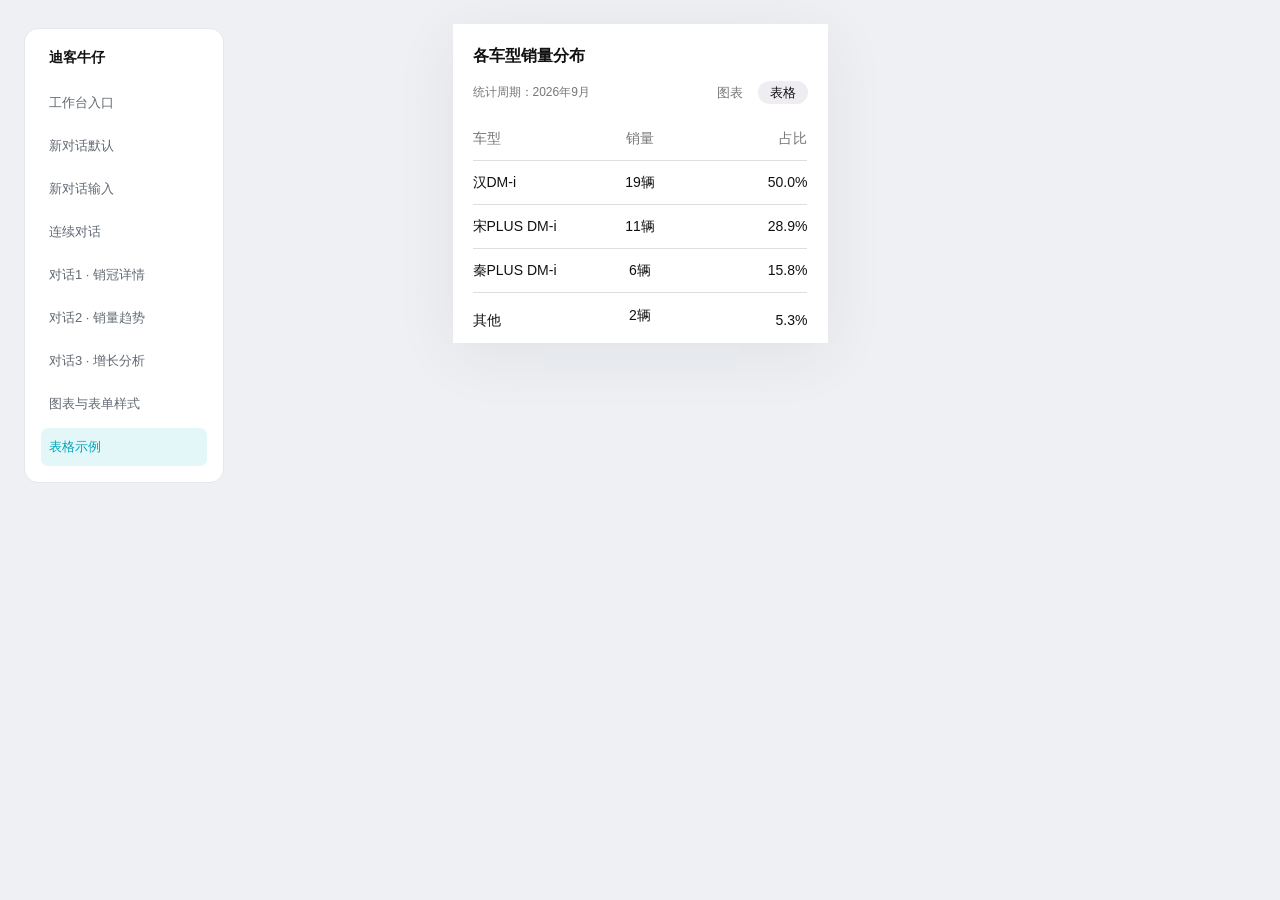
<file: table.html>
<!doctype html>
<html lang="zh-CN"><head><meta charset="UTF-8"><meta name="viewport" content="width=device-width,initial-scale=1,viewport-fit=cover"><title>表格示例 · 迪客牛仔</title><script src="text-format.js?v=20261027-voice-original"></script><script src="viewport-mode.js?v=20261027-initial-layout"></script><link rel="stylesheet" href="styles.css?v=c14ece671ac8aea5"><link rel="manifest" href="manifest.webmanifest"><meta name="theme-color" content="#ffffff"><meta name="mobile-web-app-capable" content="yes"><meta name="apple-mobile-web-app-capable" content="yes"><meta name="apple-mobile-web-app-title" content="迪客牛仔"><link rel="apple-touch-icon" href="assets/apple-touch-icon.png"></head>
<body data-page="table"><nav class="demo-nav" aria-label="设计页面"><strong>迪客牛仔</strong><a href="workbench.html">工作台入口</a><a href="index.html">新对话默认</a><a href="input.html">新对话输入</a><a href="conversation.html">连续对话</a><a href="answer.html">对话1 · 销冠详情</a><a href="trend.html">对话2 · 销量趋势</a><a href="analysis.html">对话3 · 增长分析</a><a href="charts.html">图表与表单样式</a><a href="table.html">表格示例</a></nav><button class="nav-toggle" aria-label="切换页面">页面</button><div class="screen-shell"><main class="design-screen" aria-label="表格示例"><div class="s421" data-node-id="3:725" data-name="表格">
      <div class="s422" data-node-id="3:684" data-name="Section">
        <div class="s18" data-node-id="3:685" data-name="Heading 2">
          <p class="s164" data-node-id="3:686">
            各车型销量分布
          </p>
        </div>
        <div class="s201" data-node-id="3:687" data-name="Container">
          <div class="s13" data-node-id="3:688" data-name="Text">
            <p class="s182" data-node-id="3:689">
              统计周期：2026 年 9 月
            </p>
          </div>
          <div class="s202" data-node-id="3:690" data-name="Container">
            <div class="s205" data-node-id="3:693" data-name="Button">
              <p class="s206" data-node-id="3:694">
                图表
              </p>
            </div>
            <div class="s203" data-node-id="3:691" data-name="Button">
              <p class="s204" data-node-id="3:692">
                表格
              </p>
            </div>
          </div>
        </div>
        <div class="s423" data-node-id="4:809">
          <div class="s424" data-node-id="4:810" data-name="Header Cell">
            <p class="s425" data-node-id="4:811">
              车型
            </p>
          </div>
          <div class="s426" data-node-id="4:812" data-name="Header Cell">
            <p class="s427" data-node-id="4:813">
              销量
            </p>
          </div>
          <div class="s428" data-node-id="4:814" data-name="Header Cell">
            <p class="s429" data-node-id="4:815">
              占比
            </p>
          </div>
          <div class="s424" data-node-id="4:816" data-name="Table Cell">
            <p class="s430" data-node-id="4:817">
              汉 DM-i
            </p>
          </div>
          <div class="s426" data-node-id="4:818" data-name="Table Cell">
            <p class="s431" data-node-id="4:819">
              19辆
            </p>
          </div>
          <div class="s424" data-node-id="4:820" data-name="Table Cell">
            <div class="s55" data-node-id="4:821" data-name="Text">
              <p class="s432" data-node-id="4:822">
                50.0%
              </p>
            </div>
          </div>
          <div class="s424" data-node-id="4:823" data-name="Table Cell">
            <p class="s430" data-node-id="4:824">
              宋 PLUS DM-i
            </p>
          </div>
          <div class="s426" data-node-id="4:825" data-name="Table Cell">
            <p class="s431" data-node-id="4:826">
              11辆
            </p>
          </div>
          <div class="s424" data-node-id="4:827" data-name="Table Cell">
            <div class="s55" data-node-id="4:828" data-name="Text">
              <p class="s432" data-node-id="4:829">
                28.9%
              </p>
            </div>
          </div>
          <div class="s424" data-node-id="4:830" data-name="Table Cell">
            <p class="s430" data-node-id="4:831">
              秦 PLUS DM-i
            </p>
          </div>
          <div class="s426" data-node-id="4:832" data-name="Table Cell">
            <p class="s431" data-node-id="4:833">
              6辆
            </p>
          </div>
          <div class="s424" data-node-id="4:834" data-name="Table Cell">
            <div class="s55" data-node-id="4:835" data-name="Text">
              <p class="s432" data-node-id="4:836">
                15.8%
              </p>
            </div>
          </div>
          <div class="s433" data-node-id="4:837" data-name="Table Cell">
            <p class="s430" data-node-id="4:838">
              其他
            </p>
          </div>
          <div class="s434" data-node-id="4:839" data-name="Table Cell">
            <p class="s431" data-node-id="4:840">
              2辆
            </p>
          </div>
          <div class="s433" data-node-id="4:841" data-name="Table Cell">
            <div class="s55" data-node-id="4:842" data-name="Text">
              <p class="s432" data-node-id="4:843">
                5.3%
              </p>
            </div>
          </div>
        </div>
      </div>
    </div></main></div><div class="toast" role="status"></div><script src="font-size.js?v=20261027-conversation-font"></script><script src="motion.js?v=20261026-ui-longpress"></script><script src="voice-understanding.js?v=20261027-xiaoguan-vocabulary-v2"></script><script src="app.js?v=20261027-mobile-voice-lifecycle"></script></body></html>
</file>
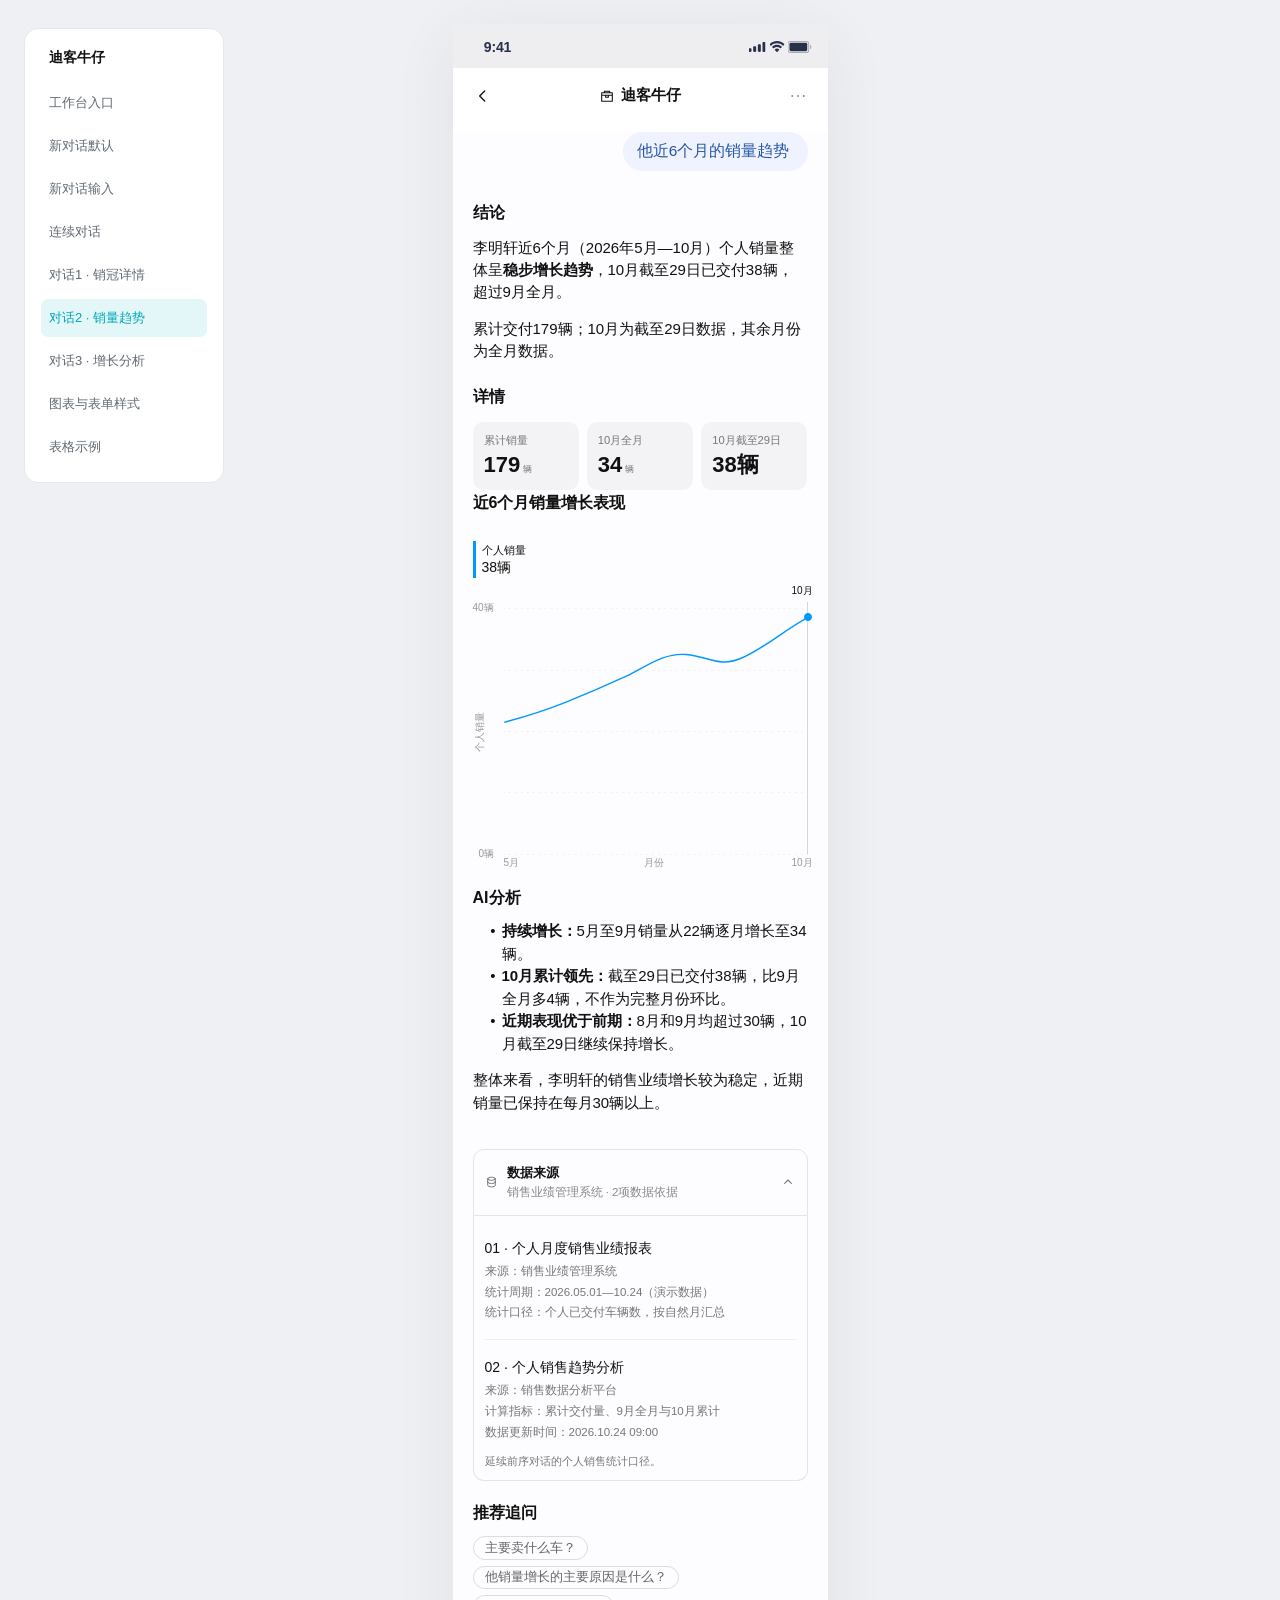
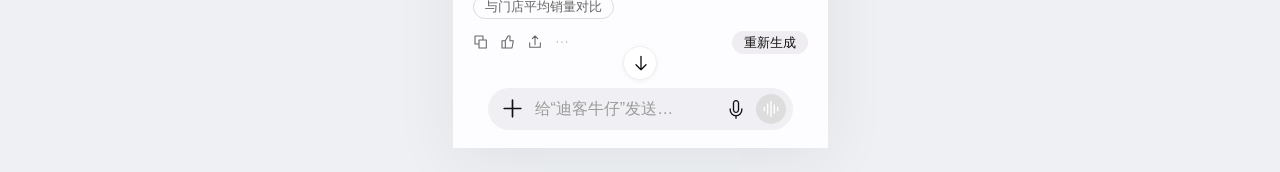
<file: trend.html>
<!doctype html>
<html lang="zh-CN"><head><meta charset="UTF-8"><meta name="viewport" content="width=device-width,initial-scale=1,viewport-fit=cover"><title>对话2 · 销量趋势 · 迪客牛仔</title><script src="text-format.js?v=20261027-voice-original"></script><script src="viewport-mode.js?v=20261027-initial-layout"></script><link rel="stylesheet" href="styles.css?v=c14ece671ac8aea5"><link rel="manifest" href="manifest.webmanifest"><meta name="theme-color" content="#ffffff"><meta name="mobile-web-app-capable" content="yes"><meta name="apple-mobile-web-app-capable" content="yes"><meta name="apple-mobile-web-app-title" content="迪客牛仔"><link rel="apple-touch-icon" href="assets/apple-touch-icon.png"></head>
<body data-page="trend"><nav class="demo-nav" aria-label="设计页面"><strong>迪客牛仔</strong><a href="workbench.html">工作台入口</a><a href="index.html">新对话默认</a><a href="input.html">新对话输入</a><a href="conversation.html">连续对话</a><a href="answer.html">对话1 · 销冠详情</a><a href="trend.html">对话2 · 销量趋势</a><a href="analysis.html">对话3 · 增长分析</a><a href="charts.html">图表与表单样式</a><a href="table.html">表格示例</a></nav><button class="nav-toggle" aria-label="切换页面">页面</button><div class="screen-shell"><main class="design-screen" aria-label="对话2 · 销量趋势"><div class="s250" data-node-id="3:2" data-name="对话3">
      <div class="s251" data-node-id="5:1018" data-name="Status Bar/Light">
        <div class="s2" data-node-id="I5:1018;1:103" data-name="iPhone X/Status Bars/Status Bar (Black)">
          <div class="s3" data-node-id="I5:1018;1:105" data-name="Battery">
            <img alt="" class="s4" src="assets/1d4ec.svg" />
          </div>
          <div class="s5" data-node-id="I5:1018;1:109" data-name="Wifi">
            <img alt="" class="s4" src="assets/a8f0d.svg" />
          </div>
          <div class="s6" data-node-id="I5:1018;1:113" data-name="Cellular Connection">
            <img alt="" class="s4" src="assets/8ac38.svg" />
          </div>
          <div class="s7" data-node-id="I5:1018;1:118" data-name="Time Style">
            <p class="s8" data-node-id="I5:1018;1:119">
              <span class="s9">9:4</span><span class="s9">1</span>
            </p>
          </div>
        </div>
      </div>
      <div class="s252" data-node-id="5:1019" data-name="Header">
        <div class="s153" data-node-id="5:1020" data-name="Button - 返回">
          <div class="s154" data-node-id="5:1021" data-name="Icon">
            <img alt="" class="s4" src="assets/2580b.svg" />
          </div>
        </div>
        <div class="s155" data-node-id="5:1023" data-name="Container">
          <div class="s156" data-node-id="5:1024" data-name="Container">
            <div class="s157" data-node-id="5:1025" data-name="Icon">
              <img alt="" class="s4" src="assets/3089d.svg" />
            </div>
            <div class="s158" data-node-id="5:1027" data-name="Bold Text">
              <p class="s159" data-node-id="5:1028">
                迪客牛仔
              </p>
            </div>
          </div>
        </div>
        <div class="s153" data-node-id="5:1029" data-name="Button - 更多">
          <div class="s154" data-node-id="5:1030" data-name="Icon">
            <img alt="" class="s4" src="assets/0c2bb.svg" />
          </div>
        </div>
      </div>
      <div class="s253" data-node-id="3:3" data-name="Body">
        <div class="s151" data-node-id="3:5" data-name="App">
          <div class="s254" data-node-id="3:26" data-name="Main Content">
            <div class="s55" data-node-id="3:201" data-name="TrendContent:margin">
              <div class="s255" data-node-id="3:27" data-name="TrendContent">
                <p class="s256" data-node-id="3:28">
                  他近 6 个月的销量趋势
                </p>
              </div>
            </div>
            <div class="s257" data-node-id="3:30" data-name="TrendContent">
              <div class="s18" data-node-id="3:31" data-name="Heading 2">
                <p class="s164" data-node-id="3:32">
                  结论
                </p>
              </div>
              <div class="s71" data-node-id="3:34" data-name="Paragraph">
                <p class="s165" data-node-id="3:35">
                  <span class="s258">李明轩近 6 个月（2026 年 5 月—10 月）个人销量整体呈</span><span class="s259">稳步增长趋势</span><span class="s258">，10月截至29日已交付38辆，超过9月全月。</span>
                </p>
              </div>
              <div class="s168" data-node-id="3:37" data-name="Paragraph">
                <p class="s260" data-node-id="3:38">
                  累计交付179辆；10月为截至29日数据，其余月份为全月数据。
                </p>
              </div>
            </div>
            <div class="s261" data-node-id="3:41" data-name="TrendContent">
              <div class="s18" data-node-id="3:42" data-name="Heading 2">
                <p class="s164" data-node-id="3:43">
                  详情
                </p>
              </div>
              <div class="s262" data-node-id="3:62" data-name="Container:margin">
                <div class="s263" data-node-id="3:44" data-name="Container">
                  <div class="s264" data-node-id="3:45" data-name="Container">
                    <div class="s18" data-node-id="3:46" data-name="Text">
                      <p class="s265" data-node-id="3:47">
                        累计销量
                      </p>
                    </div>
                    <div class="s18" data-node-id="3:49" data-name="Bold Text">
                      <p class="s192" data-node-id="3:50">
                        <span class="s266">179</span><span class="s267"> 辆</span>
                      </p>
                    </div>
                  </div>
                  <div class="s264" data-node-id="3:52" data-name="Container">
                    <div class="s18" data-node-id="3:53" data-name="Text">
                      <p class="s265" data-node-id="3:54">
                        10月全月
                      </p>
                    </div>
                    <div class="s18" data-node-id="3:55" data-name="Bold Text">
                      <p class="s192" data-node-id="3:56">
                        <span class="s266">34</span><span class="s267"> 辆</span>
                      </p>
                    </div>
                  </div>
                  <div class="s264" data-node-id="3:57" data-name="Container">
                    <div class="s18" data-node-id="3:58" data-name="Text">
                      <p class="s265" data-node-id="3:59">
                        10月截至29日
                      </p>
                    </div>
                    <div class="s18" data-node-id="3:60" data-name="Bold Text">
                      <p class="s268" data-node-id="3:61">
                        38辆
                      </p>
                    </div>
                  </div>
                </div>
              </div>
            </div>
            <div class="s269" data-node-id="4:847" data-name="GrowthContent">
              <div class="s18" data-node-id="4:848" data-name="Heading 2">
                <p class="s164" data-node-id="4:849">
                  近 6 个月销量增长表现
                </p>
              </div>
              <div class="s270" data-node-id="4:850" data-name="Container:margin">
                <div class="s271" data-node-id="4:851" data-name="Container">
                  <div class="s18" data-node-id="4:852" data-name="Text">
                    <p class="s272" data-node-id="4:853">
                      个人销量
                    </p>
                  </div>
                  <div class="s18" data-node-id="4:854" data-name="Bold Text">
                    <p class="s273" data-node-id="4:855">
                      38 辆
                    </p>
                  </div>
                </div>
              </div>
              <div class="s274" data-node-id="4:856" data-name="Image - 近 6 个月个人销量增长趋势示意，9 月销量 38 辆">
                <div class="s275" data-node-id="4:857" data-name="Group">
                  <div class="s276" data-node-id="4:858" data-name="Vector">
                    <div class="s277">
                      <img alt="" class="s118" src="assets/67965.svg" />
                    </div>
                  </div>
                </div>
                <div class="s278" data-node-id="4:859" data-name="Group">
                  <p class="s279" data-node-id="4:860">
                    40 辆
                  </p>
                  <p class="s280" data-node-id="4:861">
                    0 辆
                  </p>
                  <p class="s281" data-node-id="4:862">
                    5月
                  </p>
                  <p class="s282" data-node-id="4:863">
                    10月
                  </p>
                  <p class="s283" data-node-id="4:864">
                    月份
                  </p>
                  <div class="s284" data-node-id="4:865">
                    <div class="s285">
                      <p class="s286">个人销量</p>
                    </div>
                  </div>
                </div>
                <div class="s287" data-node-id="4:866" data-name="Vector">
                  <div class="s288">
                    <img alt="" class="s118" src="assets/8854f.svg" />
                  </div>
                </div>
                <div class="s289" data-node-id="4:867" data-name="Vector">
                  <div class="s290">
                    <img alt="" class="s118" src="assets/7ef98.svg" />
                  </div>
                </div>
                <div class="s291" data-node-id="4:868" data-name="Vector">
                  <img alt="" class="s4" src="assets/53f67.svg" />
                </div>
                <p class="s292" data-node-id="4:869">
                  10月
                </p>
              </div>
            </div>
            <div class="s58" data-node-id="3:107" data-name="TrendContent">
              <div class="s18" data-node-id="3:108" data-name="Heading 2">
                <p class="s164" data-node-id="3:109">
                  AI 分析
                </p>
              </div>
              <div class="s293" data-node-id="3:110" data-name="List">
                <div class="s18" data-node-id="3:111" data-name="List Item">
                  <div class="s18" data-node-id="3:115" data-name="Container">
                    <p class="s294" data-node-id="3:116">
                      <span class="s167">持续增长：</span><span class="s166">5月至9月销量从22辆逐月增长至34辆。</span>
                    </p>
                  </div>
                  <div class="s295" data-node-id="3:112" data-name="Text">
                    <p class="s296" data-node-id="3:113">
                      •
                    </p>
                  </div>
                </div>
                <div class="s18" data-node-id="3:117" data-name="List Item">
                  <div class="s18" data-node-id="3:120" data-name="Container">
                    <p class="s294" data-node-id="3:121">
                      <span class="s167">10月累计领先：</span><span class="s166">截至29日已交付38辆，比9月全月多4辆，不作为完整月份环比。</span>
                    </p>
                  </div>
                  <div class="s295" data-node-id="3:118" data-name="Text">
                    <p class="s296" data-node-id="3:119">
                      •
                    </p>
                  </div>
                </div>
                <div class="s18" data-node-id="3:122" data-name="List Item">
                  <div class="s18" data-node-id="3:125" data-name="Container">
                    <p class="s294" data-node-id="3:126">
                      <span class="s167">近期表现优于前期：</span><span class="s166">8月和9月均超过30辆，10月截至29日继续保持增长。</span>
                    </p>
                  </div>
                  <div class="s295" data-node-id="3:123" data-name="Text">
                    <p class="s296" data-node-id="3:124">
                      •
                    </p>
                  </div>
                </div>
              </div>
              <div class="s262" data-node-id="3:127" data-name="Paragraph">
                <p class="s225" data-node-id="3:128">
                  整体来看，李明轩的销售业绩增长较为稳定，近期销量已保持在每月 30 辆以上。
                </p>
              </div>
            </div>
            <div class="s226" data-node-id="3:132" data-name="Section">
              <div class="s262" data-node-id="3:175" data-name="Button:margin">
                <div class="s297" data-node-id="3:135" data-name="Button">
                  <div class="s229" data-node-id="3:136" data-name="Icon">
                    <img alt="" class="s4" src="assets/ee9fc.svg" />
                  </div>
                  <div class="s298" data-node-id="3:138" data-name="Text">
                    <div class="s18" data-node-id="3:139" data-name="Bold Text">
                      <p class="s231" data-node-id="3:140">
                        数据来源
                      </p>
                    </div>
                    <div class="s299" data-node-id="3:142" data-name="Small">
                      <p class="s300" data-node-id="3:143">
                        销售业绩管理系统 · 2项数据依据
                      </p>
                    </div>
                  </div>
                  <div class="s91" data-node-id="3:150" data-name="Text:transform:align">
                    <div class="s301" data-node-id="3:149" data-name="Text:transform">
                      <div class="s302" data-node-id="3:146">
                        <div class="s89">
                          <div class="s303" data-name="Text">
                            <div class="s157" data-node-id="3:147" data-name="Icon">
                              <img alt="" class="s4" src="assets/e7718.svg" />
                            </div>
                          </div>
                        </div>
                      </div>
                    </div>
                  </div>
                </div>
              </div>
              <div class="s304" data-node-id="3:151" data-name="TrendSources">
                <div class="s305" data-node-id="3:152" data-name="Article">
                  <div class="s18" data-node-id="3:153" data-name="Heading 3">
                    <p class="s306" data-node-id="3:154">
                      01 · 个人月度销售业绩报表
                    </p>
                  </div>
                  <div class="s18" data-node-id="3:156" data-name="Paragraph">
                    <p class="s307" data-node-id="3:157">
                      来源：销售业绩管理系统
                    </p>
                  </div>
                  <div class="s18" data-node-id="3:159" data-name="Paragraph">
                    <p class="s307" data-node-id="3:160">
                      统计周期：2026.05.01—10.24（演示数据）
                    </p>
                  </div>
                  <div class="s18" data-node-id="3:161" data-name="Paragraph">
                    <p class="s307" data-node-id="3:162">
                      统计口径：个人已交付车辆数，按自然月汇总
                    </p>
                  </div>
                </div>
                <div class="s308" data-node-id="3:163" data-name="Article">
                  <div class="s18" data-node-id="3:164" data-name="Heading 3">
                    <p class="s306" data-node-id="3:165">
                      02 · 个人销售趋势分析
                    </p>
                  </div>
                  <div class="s18" data-node-id="3:166" data-name="Paragraph">
                    <p class="s307" data-node-id="3:167">
                      来源：销售数据分析平台
                    </p>
                  </div>
                  <div class="s18" data-node-id="3:168" data-name="Paragraph">
                    <p class="s307" data-node-id="3:169">
                      计算指标：累计交付量、9月全月与10月累计
                    </p>
                  </div>
                  <div class="s18" data-node-id="3:170" data-name="Paragraph">
                    <p class="s307" data-node-id="3:171">
                      数据更新时间：2026.10.24 09:00
                    </p>
                  </div>
                </div>
                <div class="s18" data-node-id="3:172" data-name="Paragraph">
                  <p class="s309" data-node-id="3:173">
                    延续前序对话的个人销售统计口径。
                  </p>
                </div>
              </div>
            </div>
            <div class="s226" data-node-id="3:176" data-name="Section">
              <div class="s18" data-node-id="3:177" data-name="Heading 2">
                <p class="s164" data-node-id="3:178">
                  推荐追问
                </p>
              </div>
              <div class="s310" data-node-id="3:179" data-name="Container">
                <div class="s311" data-node-id="3:180" data-name="Button">
                  <p class="s312" data-node-id="3:181">
                    主要卖什么车？
                  </p>
                </div>
                <div class="s311" data-node-id="3:183" data-name="Button">
                  <p class="s312" data-node-id="3:184">
                    他销量增长的主要原因是什么？
                  </p>
                </div>
                <div class="s311" data-node-id="3:185" data-name="Button">
                  <p class="s312" data-node-id="3:186">
                    与门店平均销量对比
                  </p>
                </div>
              </div>
            </div>
            <div class="s239" data-node-id="4:893" data-name="Container">
              <div class="s240" data-node-id="4:894">
                <div class="s10" data-node-id="4:895" data-name="Button - 复制回答">
                  <div class="s157" data-node-id="4:896" data-name="Icon">
                    <img alt="" class="s4" src="assets/ab76f.svg" />
                  </div>
                </div>
                <div class="s10" data-node-id="4:898" data-name="Button - 赞同回答">
                  <div class="s157" data-node-id="4:899" data-name="Icon">
                    <img alt="" class="s4" src="assets/7607e.svg" />
                  </div>
                </div>
                <div class="s10" data-node-id="4:901" data-name="Button - 分享">
                  <div class="s157" data-node-id="4:902" data-name="Icon">
                    <img alt="" class="s4" src="assets/fbb7b.svg" />
                  </div>
                </div>
                <div class="s10" data-node-id="4:904" data-name="Button - 回答选项">
                  <div class="s157" data-node-id="4:905" data-name="Icon">
                    <img alt="" class="s4" src="assets/d8205.svg" />
                  </div>
                </div>
              </div>
              <div class="s241" data-node-id="4:907" data-name="Button">
                <p class="s204" data-node-id="4:908">
                  重新生成
                </p>
              </div>
            </div>
          </div>
          <div class="s242" data-node-id="3:209" data-name="Footer">
            <div class="s243" data-node-id="3:213" data-name="Form">
              <div class="s244" data-node-id="3:214" data-name="Button - 添加附件">
                <div class="s245" data-node-id="3:215" data-name="Icon">
                  <img alt="" class="s4" src="assets/3cb4d.svg" />
                </div>
              </div>
              <div class="s246" data-node-id="3:217" data-name="Text Input - 发送消息">
                <p class="s247" data-node-id="3:218">
                  给“迪客牛仔”发送…
                </p>
              </div>
              <div class="s244" data-node-id="3:219" data-name="Button - 语音输入">
                <div class="s154" data-node-id="3:220" data-name="Icon">
                  <img alt="" class="s4" src="assets/d71c4.svg" />
                </div>
              </div>
              <div class="s248" data-node-id="3:222" data-name="Button - 发送">
                <div class="s154" data-node-id="3:223" data-name="Icon">
                  <img alt="" class="s4" src="assets/b11ca.svg" />
                </div>
              </div>
            </div>
            <div class="s249" data-node-id="3:210" data-name="Button - 滚动到底部">
              <div class="s38" data-node-id="3:211" data-name="Icon">
                <img alt="" class="s4" src="assets/7a3af.svg" />
              </div>
            </div>
          </div>
        </div>
      </div>
    </div></main></div><div class="toast" role="status"></div><script src="font-size.js?v=20261027-conversation-font"></script><script src="motion.js?v=20261026-ui-longpress"></script><script src="voice-input.js?v=20261027-xiaoguan-vocabulary-v2"></script><script src="demo-access.js?v=20261026-sales-dialogue"></script><script src="sales-dialogue.js?v=20261026-sales-dialogue"></script><script src="home-replies.js?v=20261027-eight-questions"></script><script src="chat-engine.js?v=20261027-eight-questions"></script><script src="chat-session.js?v=20261027-eight-questions"></script><script src="voice-understanding.js?v=20261027-xiaoguan-vocabulary-v2"></script><script src="app.js?v=20261027-mobile-voice-lifecycle"></script></body></html>
</file>
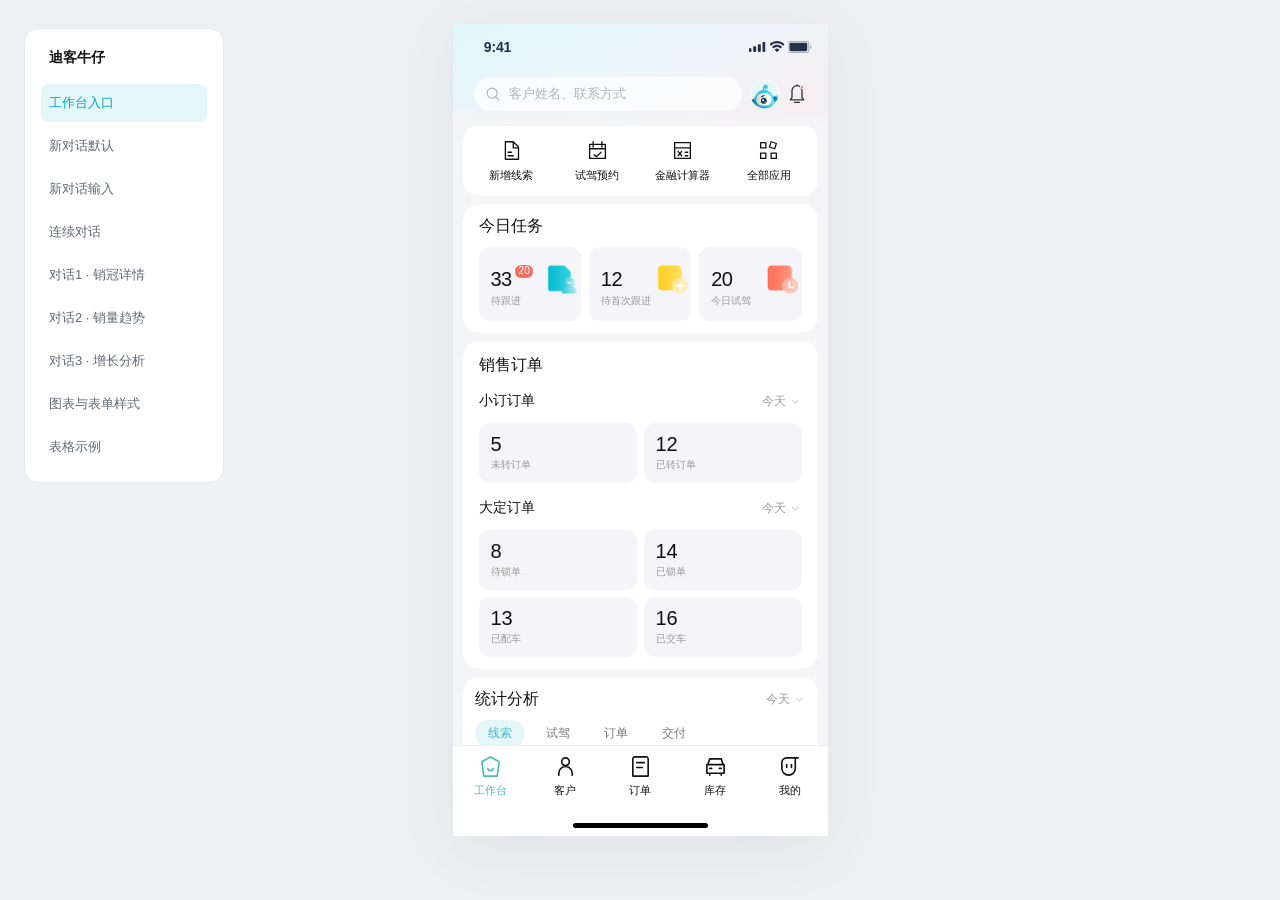
<file: workbench.html>
<!doctype html>
<html lang="zh-CN">
<head><meta charset="UTF-8"><meta name="viewport" content="width=device-width,initial-scale=1,viewport-fit=cover"><title>工作台 · 迪客牛仔入口</title><script src="text-format.js?v=20261027-voice-original"></script><script src="viewport-mode.js?v=20261027-initial-layout"></script><link rel="stylesheet" href="styles.css?v=c14ece671ac8aea5"><link rel="stylesheet" href="workbench.css?v=20261027-conversation-font"><link rel="manifest" href="manifest.webmanifest"><meta name="theme-color" content="#e1f6f9"><meta name="mobile-web-app-capable" content="yes"><meta name="apple-mobile-web-app-capable" content="yes"><meta name="apple-mobile-web-app-title" content="迪客牛仔"><link rel="apple-touch-icon" href="assets/apple-touch-icon.png"></head>
<body data-page="workbench">
  <nav class="demo-nav" aria-label="设计页面"><strong>迪客牛仔</strong><a href="workbench.html" aria-current="page">工作台入口</a><a href="index.html">新对话默认</a><a href="input.html">新对话输入</a><a href="conversation.html">连续对话</a><a href="answer.html">对话1 · 销冠详情</a><a href="trend.html">对话2 · 销量趋势</a><a href="analysis.html">对话3 · 增长分析</a><a href="charts.html">图表与表单样式</a><a href="table.html">表格示例</a></nav>
  <button class="nav-toggle" aria-label="切换页面">页面</button>
  <div class="screen-shell"><main class="design-screen" aria-label="工作台"><div class="wb-app" data-node-id="13:5433">
    <header class="wb-header">
      <div class="wb-search-row">
        <div class="wb-search"><img src="assets/49d2f.svg" alt=""><input type="search" placeholder="客户姓名、联系方式" aria-label="客户姓名、联系方式"></div>
        <a class="wb-ai-entry" href="index.html" aria-label="打开迪客牛仔 AI 助手" data-node-id="13:5151"><img src="assets/f56ba.png" alt=""></a>
        <div class="wb-notifications" aria-label="消息通知，有未读消息"><img src="assets/47bf4.svg" alt=""><i></i></div>
      </div>
    </header>
    <div class="wb-content">
      <section class="wb-shortcuts wb-card" aria-label="快捷应用">
        <div><img src="assets/14cc3.svg" alt=""><span>新增线索</span></div>
        <div><img src="assets/bd856.svg" alt=""><span>试驾预约</span></div>
        <div><img src="assets/1eb12.svg" alt=""><span>金融计算器</span></div>
        <div><img src="assets/b3508.svg" alt=""><span>全部应用</span></div>
      </section>
      <section class="wb-card wb-today" aria-labelledby="today-title">
        <h1 id="today-title">今日任务</h1>
        <div class="wb-tasks">
          <div class="wb-task"><img class="wb-task-image" src="assets/472f4.png" alt=""><div class="wb-task-value">33<span class="wb-badge">20</span></div><span class="wb-task-label">待跟进</span></div>
          <div class="wb-task"><img class="wb-task-image" src="assets/fb533.png" alt=""><div class="wb-task-value">12</div><span class="wb-task-label">待首次跟进</span></div>
          <div class="wb-task"><img class="wb-task-image" src="assets/c2887.png" alt=""><div class="wb-task-value">20</div><span class="wb-task-label">今日试驾</span></div>
        </div>
      </section>
      <section class="wb-card wb-orders" aria-labelledby="orders-title">
        <h2 id="orders-title">销售订单</h2>
        <div class="wb-section-heading"><h3>小订订单</h3><div class="wb-period">今天<img src="assets/663b5.svg" alt=""></div></div>
        <div class="wb-metrics wb-two-columns"><div><strong>5</strong><span>未转订单</span></div><div><strong>12</strong><span>已转订单</span></div></div>
        <div class="wb-section-heading"><h3>大定订单</h3><div class="wb-period">今天<img src="assets/663b5.svg" alt=""></div></div>
        <div class="wb-metrics wb-two-columns"><div><strong>8</strong><span>待锁单</span></div><div><strong>14</strong><span>已锁单</span></div><div><strong>13</strong><span>已配车</span></div><div><strong>16</strong><span>已交车</span></div></div>
      </section>
      <section class="wb-card wb-statistics" aria-labelledby="statistics-title">
        <div class="wb-statistics-heading"><h2 id="statistics-title">统计分析</h2><div class="wb-period">今天<img src="assets/663b5.svg" alt=""></div></div>
        <div class="wb-stat-tabs"><span class="active">线索</span><span>试驾</span><span>订单</span><span>交付</span></div>
        <div class="wb-metrics wb-three-columns"><div><strong>46</strong><span>新增线索</span></div><div><strong>12</strong><span>已跟进</span></div><div><strong>34</strong><span>待跟进</span></div></div>
      </section>
    </div>
    <footer class="wb-footer">
      <nav class="wb-bottom-nav" aria-label="底部导航">
        <div class="active" aria-current="page"><img src="assets/3b2df.svg" alt=""><span>工作台</span></div>
        <div><img src="assets/aee21.svg" alt=""><span>客户</span></div>
        <div><img src="assets/b8d7c.svg" alt=""><span>订单</span></div>
        <div><img src="assets/90af5.svg" alt=""><span>库存</span></div>
        <div><img src="assets/f28cf.svg" alt=""><span>我的</span></div>
      </nav>
      <div class="wb-home-indicator"><i></i></div>
    </footer>
    <div class="wb-status" aria-hidden="true"><div class="s2">
      <div class="s3"><img class="s4" src="assets/1d4ec.svg" alt=""></div>
      <div class="s5"><img class="s4" src="assets/a8f0d.svg" alt=""></div>
      <div class="s6"><img class="s4" src="assets/8ac38.svg" alt=""></div>
      <div class="s7"><p class="s8"><span class="s9">9:41</span></p></div>
    </div></div>
  </div></main></div>
  <script src="font-size.js?v=20261027-conversation-font"></script><script src="motion.js?v=20261026-ui-longpress"></script><script src="workbench.js?v=20261025-home-release-all"></script>
<script src="home-ip.js?v=20261026-home-refinement"></script></body></html>
</file>
<file: styles.css>
*{box-sizing:border-box;border-width:0;border-style:solid;border-color:#e5e7eb}html,body{margin:0;min-height:100%;font-family:Arial,"PingFang SC",sans-serif}body{background:#eef0f3;color:#101210}p{margin:0}img{display:block;max-width:100%;vertical-align:middle}button,input{font:inherit}button{cursor:pointer}.screen-shell{width:375px;margin:24px auto;background:white;box-shadow:0 12px 60px #27314812;min-height:812px}.design-screen{width:750px;zoom:.5;position:relative;min-height:1624px}.design-screen>div{min-height:inherit}.demo-nav{position:fixed;left:24px;top:28px;display:flex;flex-direction:column;gap:5px;width:200px;padding:16px;background:#fff;border:1px solid #e4e7eb;border-radius:14px;font-size:13px}.demo-nav strong{padding:4px 8px 12px;font-size:14px}.demo-nav a{color:#626a73;text-decoration:none;padding:10px 8px;border-radius:7px}.demo-nav a:hover,.demo-nav a[aria-current]{background:#e3f7f9;color:#00a6ba}.nav-toggle{display:none}.toast{position:fixed;top:50%;bottom:auto;left:50%;transform:translate(-50%,-50%);width:max-content;max-width:min(360px,calc(100vw - 48px));padding:12px 18px;background:#202a2e;color:white;border-radius:12px;font-size:14px;opacity:0;pointer-events:none;z-index:20;transition:opacity .2s}.toast.visible{opacity:1}[role=button]{cursor:pointer}[role=button]:focus-visible,input:focus-visible{outline:3px solid #00b0c7;outline-offset:4px}.message-input{background:transparent;border:0;outline:0;width:100%;height:100%;color:#101210;font-size:32px;padding:0;min-width:0}.message-input::placeholder{color:#999c99}.selected-option{background:#e3f7f9!important;color:#00b2c4!important;border-color:#a6e5eb!important}.feedback-active{background:#e3f7f9;border-radius:6px}.inline-table{width:100%;border-collapse:collapse;font-size:28px}.inline-table td,.inline-table th{padding:24px 0;border-bottom:1px solid #dedee1;text-align:left;font-weight:400}.inline-table th{color:#888}.inline-table td:last-child,.inline-table th:last-child{text-align:right}.inline-table tr:last-child td{border-bottom:0}@media(max-width:900px){.demo-nav{display:none;z-index:10;box-shadow:0 8px 40px #0002}.demo-nav.open{display:flex}.nav-toggle{display:block;position:fixed;right:12px;top:12px;z-index:11;background:#fff;border:1px solid #e4e7eb;border-radius:20px;padding:8px 14px;font-size:12px;color:#68737d}.screen-shell{margin:0 auto;box-shadow:none}}@media(max-width:374px){.screen-shell{margin:0;width:100%}}body[data-page=table] .design-screen{min-height:637px}body[data-page=table] .screen-shell{min-height:318.5px}
.s0{align-content:stretch;display:flex;flex-direction:column;align-items:flex-start;position:relative;width:100%;height:100%}
.s1{background-color:#fff;height:88px;position:relative;flex-shrink:0;width:100%}
.s2{position:absolute;height:88px;left:50%;overflow:clip;top:50%;width:750px;transform:translate(-50%,-50%) rotate(0deg)}
.s3{position:absolute;height:22.667px;right:31.34px;top:34.67px;width:48.656px}
.s4{position:absolute;display:block;inset:0;max-width:none;width:100%;height:100%}
.s5{position:absolute;inset:39.39% 11.48% 35.69% 84.45%}
.s6{position:absolute;inset:40.15% 16.62% 35.61% 78.84%}
.s7{position:absolute;height:42px;left:36px;top:24px;width:108px}
.s8{overflow-wrap:break-word;position:absolute;font-family:Arial,"PingFang SC",sans-serif;font-weight:600;line-height:0;left:54px;font-style:normal;color:#273148;font-size:28px;text-align:center;top:calc(50% - 15px);letter-spacing:-0.28px;width:108px;transform:translate(-50%,0px) rotate(0deg)}
.s9{line-height:normal}
.s10{align-content:stretch;display:flex;align-items:center;position:relative;flex-shrink:0}
.s11{background-color:#fff;align-content:stretch;display:flex;flex-direction:column;align-items:flex-start;min-height:875px;padding-bottom:240px;position:relative;flex-shrink:0;width:750px}
.s12{align-content:stretch;display:flex;height:120px;align-items:center;justify-content:center;padding-left:36px;padding-right:36px;position:relative;flex-shrink:0;width:100%}
.s13{align-content:stretch;display:flex;flex-direction:column;align-items:flex-start;position:relative;flex-shrink:0}
.s14{overflow-wrap:break-word;font-family:Arial,"PingFang SC",sans-serif;font-weight:700;line-height:50.32px;font-style:normal;position:relative;flex-shrink:0;color:#101210;font-size:34px;letter-spacing:0.4px;white-space:nowrap}
.s15{position:absolute;background-color:#f8f8f8;filter:drop-shadow(0px 10px 18px rgba(35,45,65,0.03));display:grid;grid-template-columns: 80px;grid-template-rows: 80px;left:36px;border-radius:40px;width:80px;height:80px;top:20px}
.s16{grid-column:1;justify-self:center;position:relative;grid-row:1;align-self:center;flex-shrink:0;width:48px;height:48px}
.s17{align-content:stretch;display:flex;flex-direction:column;height:1062.359px;align-items:flex-start;padding-top:54px;padding-left:48px;padding-right:48px;position:relative;flex-shrink:0;width:750px}
.s18{align-content:stretch;display:flex;flex-direction:column;align-items:flex-start;position:relative;flex-shrink:0;width:100%}
.s19{align-content:stretch;display:flex;flex-direction:column;height:220px;align-items:flex-start;position:relative;flex-shrink:0;width:215px}
.s20{position:absolute;left:-5px;width:220px;height:220px;top:0}
.s21{position:absolute;inset:0;max-width:none;object-fit:contain;pointer-events:none;width:100%;height:100%}
.s22{align-content:stretch;display:flex;flex-direction:column;height:107px;align-items:flex-start;padding-top:26px;position:relative;flex-shrink:0;width:654px}
.s23{overflow-wrap:break-word;font-family:Arial,"PingFang SC",sans-serif;font-weight:700;line-height:81px;font-style:normal;position:relative;flex-shrink:0;color:#101210;font-size:60px;letter-spacing:-1.4px;white-space:nowrap}
.s24{align-content:stretch;display:flex;flex-direction:column;height:58px;align-items:flex-start;padding-top:14px;position:relative;flex-shrink:0;width:654px}
.s25{overflow-wrap:break-word;font-family:Arial,"PingFang SC",sans-serif;font-weight:400;line-height:43.2px;font-style:normal;position:relative;flex-shrink:0;color:#939693;font-size:27px;letter-spacing:0.4px;white-space:nowrap}
.s26{align-content:stretch;display:flex;flex-direction:column;height:623.359px;align-items:flex-start;padding-top:110px;position:relative;flex-shrink:0;width:654px}
.s27{align-content:stretch;display:flex;flex-direction:column;gap:16px;align-items:flex-start;position:relative;flex-shrink:0;width:100%}
.s28{background-color:#f9f9f9;align-content:stretch;display:flex;gap:16px;align-items:center;min-height:88px;padding-left:32px;padding-right:32px;padding-top:20px;padding-bottom:20px;position:relative;border-radius:26px;flex-shrink:0}
.s29{position:relative;flex-shrink:0;width:36px;height:36px}
.s30{overflow-wrap:break-word;font-family:Arial,"PingFang SC",sans-serif;font-weight:400;line-height:46.4px;font-style:normal;position:relative;flex-shrink:0;color:#101210;font-size:32px;white-space:nowrap}
.s31{align-content:stretch;display:flex;flex-direction:column;align-items:flex-start;padding-top:40px;position:relative;flex-shrink:0}
.s32{border-width:1px;border-color:#e4e4e4;border-style:solid;align-content:stretch;display:flex;gap:14px;height:73.359px;align-items:center;padding-left:30px;padding-right:30px;padding-top:12px;padding-bottom:12px;position:relative;border-radius:40px;flex-shrink:0}
.s33{overflow-wrap:break-word;font-family:Arial,"PingFang SC",sans-serif;font-weight:400;line-height:47.36px;font-style:normal;position:relative;flex-shrink:0;color:#101210;font-size:32px;text-align:center;white-space:nowrap}
.s34{position:relative;flex-shrink:0;width:30px;height:30px}
.s35{position:absolute;background-image:linear-gradient(to bottom,rgba(255,255,255,0),white 22%);bottom:0;height:210px;left:0;width:750px}
.s36{position:absolute;background-color:#fff;align-content:stretch;filter:drop-shadow(0px 10px 23px rgba(38,55,91,0.04));display:flex;gap:18px;height:100px;align-items:center;left:32px;min-height:100px;padding-left:34px;padding-right:16px;padding-top:16px;padding-bottom:16px;right:32px;border-radius:60px;top:30px}
.s37{grid-template-columns: 40px;grid-template-rows: 40px;display:inline-grid;position:relative;flex-shrink:0}
.s38{grid-column:1;justify-self:center;position:relative;grid-row:1;align-self:center;flex-shrink:0;width:40px;height:40px}
.s39{align-content:stretch;display:flex;flex-direction:column;height:47px;align-items:flex-start;justify-content:center;overflow:clip;position:relative;flex-shrink:0;width:492px}
.s40{overflow-wrap:break-word;font-family:Arial,"PingFang SC",sans-serif;font-weight:400;line-height:normal;font-style:normal;position:relative;flex-shrink:0;color:#999c99;font-size:32px;width:100%}
.s41{background-color:#ddd;display:grid;grid-template-columns: 68px;grid-template-rows: 68px;position:relative;border-radius:34px;flex-shrink:0;width:68px;height:68px}
.s42{grid-column:1;align-content:stretch;display:flex;flex-direction:column;align-items:flex-start;justify-self:center;position:relative;grid-row:1;align-self:center;flex-shrink:0;width:40px;height:40px}
.s43{position:absolute;left:-1px;width:40px;height:40px;top:1px}
.s44{position:absolute;bottom:0;height:68px;left:0;width:750px}
.s45{position:absolute;background-color:#000;bottom:16px;height:10px;left:50%;border-radius:100px;width:270px;transform:translate(-50%,0px) rotate(0deg)}
.s46{overflow-wrap:break-word;font-family:Arial,"PingFang SC",sans-serif;font-weight:400;line-height:normal;font-style:normal;position:relative;flex-shrink:0;color:#101210;font-size:32px;width:100%}
.s47{background-color:#00b0c7;display:grid;grid-template-columns: 68px;grid-template-rows: 68px;position:relative;border-radius:34px;flex-shrink:0;width:68px;height:68px}
.s48{background-color:#fff;align-content:stretch;display:flex;flex-direction:column;align-items:flex-start;position:relative;width:100%;height:100%}
.s49{align-content:stretch;display:flex;flex-direction:column;align-items:center;position:relative;flex-shrink:0;width:100%}
.s50{background-color:#fff;align-content:stretch;display:flex;flex-direction:column;align-items:flex-start;min-height:875px;position:relative;flex-shrink:0;width:750px}
.s51{background-color:#fff;align-content:stretch;display:flex;height:120px;align-items:center;justify-content:center;padding-left:36px;padding-right:36px;position:relative;flex-shrink:0;width:100%}
.s52{overflow-wrap:break-word;font-family:Arial,"PingFang SC",sans-serif;font-weight:700;line-height:50.32px;font-style:normal;position:relative;flex-shrink:0;color:#111;font-size:34px;letter-spacing:0.4px;white-space:nowrap}
.s53{position:absolute;background-color:rgba(255,255,255,0);display:grid;grid-template-columns: 80px;grid-template-rows: 80px;left:36px;border-radius:40px;box-shadow:0px 10px 36px 0px rgba(35,45,65,0.03);width:80px;height:80px;top:20px}
.s54{align-content:stretch;display:flex;flex-direction:column;align-items:flex-start;padding-bottom:20px;padding-top:26px;padding-left:32px;padding-right:32px;position:relative;flex-shrink:0;width:100%}
.s55{align-content:stretch;display:flex;flex-direction:column;align-items:flex-end;position:relative;flex-shrink:0;width:100%}
.s56{background-color:#e3f7f9;align-content:stretch;display:flex;flex-direction:column;align-items:flex-start;padding-left:24px;padding-right:24px;padding-top:22px;padding-bottom:22px;position:relative;border-bottom-left-radius:26px;border-bottom-right-radius:26px;border-top-left-radius:26px;flex-shrink:0;width:454.578px}
.s57{overflow-wrap:break-word;font-family:Arial,"PingFang SC",sans-serif;font-weight:400;line-height:44.8px;font-style:normal;position:relative;flex-shrink:0;color:#111;font-size:32px;white-space:nowrap}
.s58{align-content:stretch;display:flex;flex-direction:column;align-items:flex-start;padding-top:32px;position:relative;flex-shrink:0;width:100%}
.s59{background-color:#f8f8f8;align-content:stretch;display:flex;flex-direction:column;align-items:flex-start;padding-bottom:16px;padding-top:28px;padding-left:24px;padding-right:24px;position:relative;border-radius:24px;flex-shrink:0;width:100%}
.s60{align-content:stretch;display:flex;gap:18px;align-items:center;position:relative;flex-shrink:0;width:100%}
.s61{position:relative;border-radius:40px;flex-shrink:0;width:80px;height:80px}
.s62{position:absolute;inset:0;max-width:none;object-fit:cover;pointer-events:none;border-radius:40px;width:100%;height:100%}
.s63{align-content:stretch;display:flex;flex-direction:column;align-items:flex-start;position:relative;flex-shrink:0;width:327.391px}
.s64{overflow-wrap:break-word;font-family:Arial,"PingFang SC",sans-serif;font-weight:700;line-height:39px;font-style:normal;position:relative;flex-shrink:0;color:#111;font-size:30px;white-space:nowrap}
.s65{align-content:stretch;display:flex;flex-direction:column;align-items:flex-start;padding-top:8px;position:relative;flex-shrink:0;width:100%}
.s66{align-content:stretch;display:flex;gap:14px;height:38.555px;align-items:flex-start;position:relative;flex-shrink:0;width:100%}
.s67{background-color:#f0f0f0;align-content:stretch;display:flex;gap:4px;height:100%;align-items:center;padding-left:14px;padding-right:14px;padding-top:3px;padding-bottom:3px;position:relative;border-radius:24px;flex-shrink:0}
.s68{position:relative;flex-shrink:0;width:26px;height:26px}
.s69{overflow-wrap:break-word;font-family:Arial,"PingFang SC",sans-serif;font-weight:400;line-height:32.56px;font-style:normal;position:relative;flex-shrink:0;color:#111;font-size:22px;white-space:nowrap}
.s70{background-color:#f0f0f0;align-content:stretch;display:flex;height:100%;align-items:center;padding-left:14px;padding-right:14px;padding-top:3px;padding-bottom:3px;position:relative;border-radius:24px;flex-shrink:0}
.s71{align-content:stretch;display:flex;flex-direction:column;align-items:flex-start;padding-top:24px;position:relative;flex-shrink:0;width:100%}
.s72{overflow-wrap:break-word;font-family:Arial,"PingFang SC",sans-serif;font-weight:400;line-height:40.6px;font-style:normal;position:relative;flex-shrink:0;color:#444;font-size:28px;width:638px}
.s73{align-content:stretch;display:flex;flex-direction:column;align-items:flex-start;padding-top:26px;position:relative;flex-shrink:0;width:100%}
.s74{overflow-wrap:break-word;background-color:#fff;font-family:Arial,"PingFang SC",sans-serif;font-weight:400;display:grid;grid-template-columns:   212.66px 212.66px 212.67px;grid-template-rows: 131.59px;font-style:normal;padding-top:20px;padding-bottom:20px;position:relative;border-radius:24px;flex-shrink:0;width:100%;white-space:nowrap}
.s75{grid-column:1;align-content:stretch;display:flex;flex-direction:column;align-items:center;justify-content:center;justify-self:stretch;position:relative;grid-row:1;align-self:stretch;flex-shrink:0}
.s76{line-height:92.4px;position:relative;flex-shrink:0;color:#111;font-size:66px}
.s77{line-height:39.2px;position:relative;flex-shrink:0;color:#999;font-size:28px}
.s78{border-color:#f0f0f0;border-left-width:1px;border-style:solid;grid-column:2;align-content:stretch;display:flex;flex-direction:column;align-items:center;justify-content:center;justify-self:stretch;position:relative;grid-row:1;align-self:stretch;flex-shrink:0}
.s79{border-color:#f0f0f0;border-left-width:1px;border-style:solid;grid-column:3;align-content:stretch;display:flex;flex-direction:column;align-items:center;justify-content:center;justify-self:stretch;position:relative;grid-row:1;align-self:stretch;flex-shrink:0}
.s80{background-color:#fff;align-content:stretch;display:flex;align-items:center;justify-content:space-between;padding-left:22px;padding-right:22px;padding-top:12px;padding-bottom:12px;position:relative;border-radius:24px;flex-shrink:0;width:100%}
.s81{align-content:stretch;display:flex;gap:10px;align-items:center;position:relative;flex-shrink:0}
.s82{overflow-wrap:break-word;font-family:Arial,"PingFang SC",sans-serif;font-weight:400;line-height:33.8px;font-style:normal;position:relative;flex-shrink:0;color:#999;font-size:26px;text-align:center;white-space:nowrap}
.s83{align-content:stretch;display:flex;align-items:flex-start;position:relative;flex-shrink:0}
.s84{position:relative;flex-shrink:0;width:24px;height:24px}
.s85{align-content:stretch;display:flex;gap:46px;align-items:center;padding-bottom:10px;padding-top:36px;padding-left:8px;padding-right:8px;position:relative;flex-shrink:0;width:100%}
.s86{position:relative;flex-shrink:0;width:38px;height:38px}
.s87{align-content:stretch;display:flex;flex-direction:column;align-items:flex-start;position:relative;flex-shrink:0;width:38px;height:38px}
.s88{position:absolute;display:flex;align-items:center;justify-content:center;left:0;width:38px;height:38px;top:0}
.s89{flex:none;transform:translate(0px,0px) rotate(180deg)}
.s90{align-content:stretch;display:flex;align-items:flex-start;position:relative;width:38px;height:38px}
.s91{align-content:stretch;display:flex;flex:1 0 0;align-items:flex-start;justify-content:flex-end;min-width:1px;position:relative}
.s92{align-content:stretch;display:flex;flex-direction:column;height:246.391px;align-items:flex-start;padding-top:36px;padding-left:6px;padding-right:6px;position:relative;flex-shrink:0;width:686px}
.s93{overflow-wrap:break-word;font-family:Arial,"PingFang SC",sans-serif;font-weight:700;line-height:41.6px;font-style:normal;position:relative;flex-shrink:0;color:#111;font-size:32px;white-space:nowrap}
.s94{height:142.391px;position:relative;flex-shrink:0;width:100%}
.s95{position:absolute;background-color:#f8f8f8;align-content:stretch;display:flex;flex-direction:column;align-items:flex-start;justify-content:center;left:0;padding-left:18px;padding-right:18px;padding-top:12px;padding-bottom:12px;border-radius:26px;top:0}
.s96{overflow-wrap:break-word;font-family:Arial,"PingFang SC",sans-serif;font-weight:400;line-height:39.2px;font-style:normal;position:relative;flex-shrink:0;color:#111;font-size:28px;white-space:nowrap}
.s97{position:absolute;background-color:#f8f8f8;align-content:stretch;display:flex;flex-direction:column;align-items:flex-start;justify-content:center;left:319.58px;padding-left:18px;padding-right:18px;padding-top:12px;padding-bottom:12px;border-radius:26px;top:0}
.s98{position:absolute;background-color:#f8f8f8;align-content:stretch;display:flex;flex-direction:column;align-items:flex-start;justify-content:center;left:0;padding-left:18px;padding-right:18px;padding-top:12px;padding-bottom:12px;border-radius:26px;top:79.2px}
.s99{align-content:stretch;display:flex;flex-direction:column;align-items:flex-start;padding-top:50px;position:relative;flex-shrink:0;width:686px}
.s100{background-color:#e3f7f9;align-content:stretch;display:flex;flex-direction:column;align-items:flex-start;padding-left:24px;padding-right:24px;padding-top:22px;padding-bottom:22px;position:relative;border-bottom-left-radius:26px;border-bottom-right-radius:26px;border-top-left-radius:26px;flex-shrink:0;width:353.797px}
.s101{align-content:stretch;display:flex;flex-direction:column;align-items:flex-start;padding-top:3px;position:relative;flex-shrink:0;width:100%}
.s102{overflow-wrap:break-word;background-color:#fff;font-family:Arial,"PingFang SC",sans-serif;font-weight:400;display:grid;grid-template-columns:   212.66px 212.66px 212.67px;grid-template-rows: 106.79px;font-style:normal;padding-top:18px;padding-bottom:18px;position:relative;border-radius:24px;flex-shrink:0;width:100%;white-space:nowrap}
.s103{line-height:67.6px;position:relative;flex-shrink:0;color:#111;font-size:52px}
.s104{line-height:67.6px;position:relative;flex-shrink:0;color:#ff1818;font-size:52px}
.s105{align-content:stretch;display:flex;flex-direction:column;height:79px;align-items:flex-start;padding-top:34px;position:relative;flex-shrink:0;width:638px}
.s106{overflow-wrap:break-word;font-family:Arial,"PingFang SC",sans-serif;font-weight:700;line-height:44.4px;font-style:normal;position:relative;flex-shrink:0;color:#111;font-size:30px;white-space:nowrap}
.s107{height:368.844px;position:relative;flex-shrink:0;width:100%}
.s108{overflow-wrap:break-word;position:absolute;display:contents;font-family:Arial,"PingFang SC",sans-serif;font-weight:400;inset:2.16% 92.01% 17.27% 1.72%;line-height:normal;font-style:normal;color:#a0a0a0;font-size:23.925px;text-align:right;white-space:nowrap}
.s109{position:absolute;inset:2.16% 92.01% 90.25% 1.72%}
.s110{position:absolute;inset:16.76% 92.01% 75.65% 1.72%}
.s111{position:absolute;inset:31.35% 92.02% 61.06% 3.75%}
.s112{position:absolute;inset:45.95% 92.02% 46.46% 3.75%}
.s113{position:absolute;inset:60.54% 92.02% 31.87% 3.75%}
.s114{position:absolute;inset:75.14% 92.02% 17.27% 5.78%}
.s115{position:absolute;inset:19.82% 4.37% 18.38% 11.25%}
.s116{position:absolute;inset:41.08% 3.13% 58.92% 11.25%}
.s117{position:absolute;inset:-1px 0}
.s118{display:block;max-width:none;width:100%;height:100%}
.s119{position:absolute;inset:19.82% 4.37% 44.32% 11.25%}
.s120{position:absolute;inset:-0.98% -0.12% -0.26% -0.23%}
.s121{position:absolute;inset:21.84% 3.56% 75.35% 94.81%}
.s122{position:absolute;inset:-9.62%}
.s123{position:absolute;inset:81.62% 0 18.38% 9.38%}
.s124{overflow-wrap:break-word;position:absolute;display:contents;font-family:Arial,"PingFang SC",sans-serif;font-weight:400;inset:88.11% 2.48% 4.3% 10%;line-height:normal;font-style:normal;font-size:23.925px;text-align:center;white-space:nowrap}
.s125{position:absolute;inset:88.11% 84.04% 4.3% 10%;color:#999}
.s126{position:absolute;inset:88.11% 67.95% 4.3% 26.09%;color:#999}
.s127{position:absolute;inset:88.11% 51.86% 4.3% 42.19%;color:#999}
.s128{position:absolute;inset:88.11% 35.76% 4.3% 58.28%;color:#999}
.s129{position:absolute;inset:88.11% 19.67% 4.3% 74.37%;color:#999}
.s130{position:absolute;inset:88.11% 2.48% 4.3% 89.53%;color:#222}
.s131{align-content:stretch;display:flex;flex-direction:column;height:248px;align-items:flex-start;padding-top:36px;padding-left:6px;padding-right:6px;position:relative;flex-shrink:0;width:686px}
.s132{align-content:stretch;display:flex;flex-direction:column;gap:16px;height:170px;align-items:flex-start;padding-top:26px;position:relative;flex-shrink:0;width:674px}
.s133{background-color:#f8f8f8;align-content:stretch;display:flex;flex-direction:column;align-items:flex-start;justify-content:center;padding-left:18px;padding-right:18px;padding-top:12px;padding-bottom:12px;position:relative;border-radius:26px;flex-shrink:0}
.s134{align-content:stretch;display:flex;flex-direction:column;height:457px;align-items:flex-start;padding-top:50px;position:relative;flex-shrink:0;width:686px}
.s135{background-color:#e3f7f9;align-content:stretch;display:flex;flex-direction:column;align-items:flex-start;padding-left:24px;padding-right:24px;padding-top:22px;padding-bottom:22px;position:relative;border-bottom-left-radius:26px;border-bottom-right-radius:26px;border-top-left-radius:26px;flex-shrink:0;width:336px}
.s136{background-color:#f8f8f8;align-content:stretch;display:flex;flex-direction:column;align-items:flex-start;padding-bottom:20px;padding-top:24px;padding-left:24px;padding-right:24px;position:relative;border-radius:24px;flex-shrink:0;width:100%}
.s137{overflow-wrap:break-word;font-family:Arial,"PingFang SC",sans-serif;font-weight:400;line-height:41.44px;font-style:normal;position:relative;flex-shrink:0;color:#666;font-size:28px;white-space:nowrap}
.s138{align-content:stretch;display:flex;gap:16px;height:98px;align-items:flex-start;padding-top:30px;position:relative;flex-shrink:0;width:638px}
.s139{background-color:#e3f7f9;border-width:1px;border-color:#a6e5eb;border-style:solid;align-content:stretch;display:flex;flex-direction:column;align-items:flex-start;padding-left:22px;padding-right:22px;padding-top:13px;padding-bottom:13px;position:relative;border-radius:24px;flex-shrink:0}
.s140{overflow-wrap:break-word;font-family:Arial,"PingFang SC",sans-serif;font-weight:400;line-height:39.96px;font-style:normal;position:relative;flex-shrink:0;color:#00b2c3;font-size:27px;white-space:nowrap}
.s141{background-color:#e3f7f9;border-width:1px;border-color:rgba(0,0,0,0);border-style:solid;align-content:stretch;display:flex;flex-direction:column;align-items:flex-start;padding-left:22px;padding-right:22px;padding-top:13px;padding-bottom:13px;position:relative;border-radius:24px;flex-shrink:0}
.s142{background-color:#fff;border-width:1px;border-color:rgba(0,0,0,0);border-style:solid;align-content:stretch;display:flex;flex-direction:column;align-items:flex-start;padding-left:22px;padding-right:22px;padding-top:13px;padding-bottom:13px;position:relative;border-radius:24px;flex-shrink:0}
.s143{overflow-wrap:break-word;font-family:Arial,"PingFang SC",sans-serif;font-weight:400;line-height:39.96px;font-style:normal;position:relative;flex-shrink:0;color:#111;font-size:27px;white-space:nowrap}
.s144{align-content:stretch;display:flex;gap:34px;height:102px;align-items:center;justify-content:flex-end;padding-top:30px;position:relative;flex-shrink:0;width:638px}
.s145{align-content:stretch;display:flex;flex-direction:column;align-items:center;justify-content:center;position:relative;flex-shrink:0}
.s146{overflow-wrap:break-word;font-family:Arial,"PingFang SC",sans-serif;font-weight:400;line-height:39.96px;font-style:normal;position:relative;flex-shrink:0;color:#00b2c4;font-size:27px;text-align:center;white-space:nowrap}
.s147{background-color:#00b5c7;align-content:stretch;display:flex;flex-direction:column;align-items:center;justify-content:center;padding-left:34px;padding-right:34px;padding-top:16px;padding-bottom:16px;position:relative;border-radius:40px;flex-shrink:0}
.s148{overflow-wrap:break-word;font-family:Arial,"PingFang SC",sans-serif;font-weight:400;line-height:39.96px;font-style:normal;position:relative;flex-shrink:0;font-size:27px;text-align:center;color:#fff;white-space:nowrap}
.s149{background-image:linear-gradient(to bottom,rgba(255,255,255,0),white 22%);height:210px;position:relative;flex-shrink:0;width:750px}
.s150{height:88px;position:relative;flex-shrink:0;width:750px}
.s151{background-color:#fdfcfe;align-content:stretch;display:flex;flex-direction:column;align-items:flex-start;min-height:916px;padding-bottom:36px;position:relative;flex-shrink:0;width:750px}
.s152{align-content:stretch;display:flex;height:88px;align-items:center;justify-content:space-between;padding-bottom:30px;padding-top:52px;padding-left:40px;padding-right:40px;position:relative;flex-shrink:0;width:100%}
.s153{align-content:stretch;display:flex;flex-direction:column;height:50px;align-items:flex-start;justify-content:center;position:relative;flex-shrink:0;width:40px}
.s154{position:relative;flex-shrink:0;width:40px;height:40px}
.s155{align-content:stretch;display:flex;flex-direction:column;align-items:flex-start;position:relative;flex-shrink:0;width:164px}
.s156{align-content:stretch;display:flex;gap:12px;align-items:center;position:relative;flex-shrink:0;width:100%}
.s157{position:relative;flex-shrink:0;width:32px;height:32px}
.s158{align-content:stretch;display:flex;flex-direction:column;align-items:center;position:relative;flex-shrink:0}
.s159{overflow-wrap:break-word;font-family:"PingFang SC","Microsoft YaHei",sans-serif;font-weight:600;line-height:44.4px;font-style:normal;position:relative;flex-shrink:0;color:#111;font-size:30px;text-align:center;white-space:nowrap}
.s160{align-content:stretch;display:flex;flex-direction:column;height:2954.328px;align-items:flex-start;padding-top:40px;padding-left:40px;padding-right:40px;position:relative;flex-shrink:0;width:100%}
.s161{background-color:#eff2ff;align-content:stretch;display:flex;flex-direction:column;align-items:flex-start;padding-left:30px;padding-right:30px;padding-top:22px;padding-bottom:22px;position:relative;border-radius:42px;flex-shrink:0;width:500px}
.s162{overflow-wrap:break-word;font-family:"PingFang SC","Microsoft YaHei",sans-serif;font-weight:400;line-height:47.36px;font-style:normal;position:relative;flex-shrink:0;color:#2857a8;font-size:32px;width:440px}
.s163{align-content:stretch;display:flex;flex-direction:column;align-items:flex-start;padding-top:58px;position:relative;flex-shrink:0;width:100%}
.s164{overflow-wrap:break-word;font-family:"PingFang SC","Microsoft YaHei",sans-serif;font-weight:600;line-height:47.36px;font-style:normal;position:relative;flex-shrink:0;color:#111;font-size:32px;white-space:nowrap}
.s165{overflow-wrap:break-word;font-family:Arial,"PingFang SC",sans-serif;font-weight:400;line-height:0;font-style:normal;position:relative;flex-shrink:0;color:#111;font-size:0px;width:100%}
.s166{font-family:"PingFang SC","Microsoft YaHei",sans-serif;font-weight:400;line-height:45px;font-size:30px}
.s167{font-family:"PingFang SC","Microsoft YaHei",sans-serif;font-weight:600;line-height:45px;font-size:30px}
.s168{align-content:stretch;display:flex;flex-direction:column;align-items:flex-start;padding-top:30px;position:relative;flex-shrink:0;width:100%}
.s169{align-content:stretch;display:flex;flex-direction:column;height:807.375px;align-items:flex-start;padding-top:48px;position:relative;flex-shrink:0;width:100%}
.s170{border-width:1px;border-color:#e5e4e9;border-style:solid;align-content:stretch;display:flex;flex-direction:column;align-items:flex-start;padding-bottom:20px;padding-top:26px;padding-left:20px;padding-right:20px;position:relative;border-radius:34px;flex-shrink:0;width:100%}
.s171{border-color:#f0eef3;border-bottom-width:1px;border-style:solid;align-content:stretch;display:flex;gap:24px;align-items:center;padding-bottom:36px;position:relative;flex-shrink:0;width:100%}
.s172{background-color:#f3f2f5;display:grid;grid-template-columns: 110px;grid-template-rows: 110px;position:relative;border-radius:55px;flex-shrink:0;width:110px;height:110px}
.s173{align-content:stretch;display:flex;flex-direction:column;align-items:flex-start;position:relative;flex-shrink:0;width:314.695px}
.s174{overflow-wrap:break-word;font-family:"PingFang SC","Microsoft YaHei",sans-serif;font-weight:600;line-height:53.28px;font-style:normal;position:relative;flex-shrink:0;color:#111;font-size:36px;white-space:nowrap}
.s175{background-color:#ddf3e8;align-content:stretch;display:flex;flex-direction:column;align-items:flex-start;padding-left:12px;padding-right:12px;padding-top:2px;padding-bottom:2px;position:relative;border-radius:20px;flex-shrink:0}
.s176{overflow-wrap:break-word;font-family:"PingFang SC","Microsoft YaHei",sans-serif;font-weight:600;line-height:31.5px;font-style:normal;position:relative;flex-shrink:0;color:#168747;font-size:21px;white-space:nowrap}
.s177{align-content:stretch;display:flex;flex-direction:column;height:50px;align-items:flex-start;padding-top:4px;position:relative;flex-shrink:0;width:314.695px}
.s178{overflow-wrap:break-word;font-family:"PingFang SC","Microsoft YaHei",sans-serif;font-weight:400;line-height:45.5px;font-style:normal;position:relative;flex-shrink:0;color:#666;font-size:26px;white-space:nowrap}
.s179{overflow-wrap:break-word;font-family:"PingFang SC","Microsoft YaHei",sans-serif;font-weight:400;line-height:42px;font-style:normal;position:relative;flex-shrink:0;color:#888;font-size:24px;white-space:nowrap}
.s180{column-gap:40px;row-gap:20px;display:grid;grid-template-columns:  304px 304px;grid-template-rows:  88.88px 88.88px;padding-top:32px;position:relative;flex-shrink:0;width:628px}
.s181{grid-column:1;align-content:stretch;display:flex;flex-direction:column;align-items:flex-start;justify-self:stretch;position:relative;grid-row:1;align-self:stretch;flex-shrink:0}
.s182{overflow-wrap:break-word;font-family:"PingFang SC","Microsoft YaHei",sans-serif;font-weight:400;line-height:35.52px;font-style:normal;position:relative;flex-shrink:0;color:#777;font-size:24px;white-space:nowrap}
.s183{align-content:stretch;display:flex;flex-direction:column;height:54px;align-items:flex-start;padding-top:6px;position:relative;flex-shrink:0;width:304px}
.s184{overflow-wrap:break-word;font-family:"PingFang SC","Microsoft YaHei",sans-serif;font-weight:400;line-height:47.36px;font-style:normal;position:relative;flex-shrink:0;color:#111;font-size:32px;white-space:nowrap}
.s185{grid-column:2;align-content:stretch;display:flex;flex-direction:column;align-items:flex-start;justify-self:stretch;position:relative;grid-row:1;align-self:stretch;flex-shrink:0}
.s186{grid-column:1;align-content:stretch;display:flex;flex-direction:column;align-items:flex-start;justify-self:stretch;position:relative;grid-row:2;align-self:stretch;flex-shrink:0}
.s187{grid-column:2;align-content:stretch;display:flex;flex-direction:column;align-items:flex-start;justify-self:stretch;position:relative;grid-row:2;align-self:stretch;flex-shrink:0}
.s188{align-content:stretch;display:flex;gap:16px;align-items:center;position:relative;flex-shrink:0;width:100%}
.s189{background-color:#f3f2f5;align-content:stretch;display:flex;flex:1 0 0;flex-direction:column;height:196.625px;align-items:flex-start;min-width:1px;padding-left:24px;padding-right:24px;padding-top:20px;padding-bottom:20px;position:relative;border-radius:22px}
.s190{overflow-wrap:break-word;font-family:"PingFang SC","Microsoft YaHei",sans-serif;font-weight:400;line-height:35.52px;font-style:normal;position:relative;flex-shrink:0;color:#666;font-size:24px;white-space:nowrap}
.s191{align-content:stretch;display:flex;flex-direction:column;height:82px;align-items:flex-start;padding-top:6px;position:relative;flex-shrink:0;width:293px}
.s192{overflow-wrap:break-word;font-family:Arial,"PingFang SC",sans-serif;font-weight:700;line-height:0;font-style:normal;position:relative;flex-shrink:0;color:#111;font-size:0px;white-space:nowrap}
.s193{font-family:"PingFang SC","Microsoft YaHei",sans-serif;font-weight:600;line-height:75.6px;font-size:56px}
.s194{font-family:"PingFang SC","Microsoft YaHei",sans-serif;font-weight:400;line-height:32.4px;color:#666;font-size:24px}
.s195{align-content:stretch;display:flex;flex-direction:column;align-items:flex-start;padding-top:4px;position:relative;flex-shrink:0;width:100%}
.s196{height:35.516px;position:relative;flex-shrink:0;width:100%}
.s197{position:absolute;height:20px;left:0;top:9.77px;width:26px}
.s198{overflow-wrap:break-word;position:absolute;font-family:"PingFang SC","Microsoft YaHei",sans-serif;font-weight:400;line-height:35.52px;left:26px;font-style:normal;color:#14723a;font-size:24px;top:0.5px;white-space:nowrap}
.s199{overflow-wrap:break-word;font-family:"PingFang SC","Microsoft YaHei",sans-serif;font-weight:600;line-height:75.6px;font-style:normal;position:relative;flex-shrink:0;color:#111;font-size:56px;white-space:nowrap}
.s200{align-content:stretch;display:flex;flex-direction:column;height:40px;align-items:flex-start;padding-top:4px;position:relative;flex-shrink:0;width:293px}
.s201{align-content:stretch;display:flex;height:99px;align-items:center;justify-content:space-between;position:relative;flex-shrink:0;width:100%}
.s202{align-content:stretch;display:flex;gap:6px;align-items:flex-start;position:relative;flex-shrink:0}
.s203{background-color:#efedf2;align-content:stretch;display:flex;flex-direction:column;align-items:center;justify-content:center;padding-left:24px;padding-right:24px;padding-top:4px;padding-bottom:4px;position:relative;border-radius:36px;align-self:stretch;flex-shrink:0}
.s204{overflow-wrap:break-word;font-family:"PingFang SC","Microsoft YaHei",sans-serif;font-weight:400;line-height:38.48px;font-style:normal;position:relative;flex-shrink:0;color:#111;font-size:26px;text-align:center;white-space:nowrap}
.s205{align-content:stretch;display:flex;flex-direction:column;align-items:center;justify-content:center;padding-left:24px;padding-right:24px;padding-top:4px;padding-bottom:4px;position:relative;border-radius:36px;align-self:stretch;flex-shrink:0}
.s206{overflow-wrap:break-word;font-family:"PingFang SC","Microsoft YaHei",sans-serif;font-weight:400;line-height:38.48px;font-style:normal;position:relative;flex-shrink:0;color:#777;font-size:26px;text-align:center;white-space:nowrap}
.s207{height:570px;position:relative;flex-shrink:0;width:100%}
.s208{position:absolute;align-content:stretch;display:flex;flex-direction:column;height:466px;align-items:flex-start;justify-content:space-between;left:0;top:56px}
.s209{border-color:#e9e7ed;border-style:dashed;border-top-width:1px;height:1px;position:relative;flex-shrink:0;width:690px}
.s210{position:absolute;align-content:stretch;display:flex;flex-direction:column;height:492px;align-items:flex-start;left:22px;top:78px;width:133px}
.s211{background-color:#80b5fb;height:424px;position:relative;border-bottom-left-radius:10px;border-bottom-right-radius:10px;border-top-left-radius:16px;border-top-right-radius:16px;flex-shrink:0;width:100%}
.s212{overflow-wrap:break-word;position:absolute;font-family:"PingFang SC","Microsoft YaHei",sans-serif;font-weight:400;line-height:35.52px;left:67px;font-style:normal;color:#111;font-size:24px;text-align:center;top:-43.52px;white-space:nowrap;transform:translate(-50%,0px) rotate(0deg)}
.s213{align-content:stretch;display:flex;flex-direction:column;height:42.555px;align-items:center;padding-top:10px;position:relative;flex-shrink:0;width:133px}
.s214{overflow-wrap:break-word;font-family:"PingFang SC","Microsoft YaHei",sans-serif;font-weight:400;line-height:32.56px;font-style:normal;position:relative;flex-shrink:0;color:#111;font-size:22px;text-align:center;white-space:nowrap}
.s215{position:absolute;align-content:stretch;display:flex;flex-direction:column;height:492px;align-items:flex-start;left:193px;top:78px;width:133px}
.s216{align-content:stretch;display:flex;height:424px;align-items:flex-end;position:relative;flex-shrink:0;width:100%}
.s217{background-color:#80b5fb;height:245.469px;position:relative;border-bottom-left-radius:10px;border-bottom-right-radius:10px;border-top-left-radius:16px;border-top-right-radius:16px;flex-shrink:0;width:133px}
.s218{overflow-wrap:break-word;position:absolute;font-family:"PingFang SC","Microsoft YaHei",sans-serif;font-weight:400;line-height:35.52px;left:66.5px;font-style:normal;color:#111;font-size:24px;text-align:center;top:-43.52px;white-space:nowrap;transform:translate(-50%,0px) rotate(0deg)}
.s219{position:absolute;align-content:stretch;display:flex;flex-direction:column;height:492px;align-items:flex-start;left:364px;top:78px;width:133px}
.s220{background-color:#80b5fb;height:133.891px;position:relative;border-bottom-left-radius:10px;border-bottom-right-radius:10px;border-top-left-radius:16px;border-top-right-radius:16px;flex-shrink:0;width:133px}
.s221{position:absolute;align-content:stretch;display:flex;flex-direction:column;height:492px;align-items:flex-start;left:535px;top:78px;width:133px}
.s222{background-color:#80b5fb;height:44.625px;position:relative;border-bottom-left-radius:10px;border-bottom-right-radius:10px;border-top-left-radius:16px;border-top-right-radius:16px;flex-shrink:0;width:133px}
.s223{align-content:stretch;display:flex;flex-direction:column;align-items:flex-start;padding-top:38px;position:relative;flex-shrink:0;width:100%}
.s224{align-content:stretch;display:flex;flex-direction:column;align-items:flex-start;padding-top:20px;position:relative;flex-shrink:0;width:100%}
.s225{overflow-wrap:break-word;font-family:"PingFang SC","Microsoft YaHei",sans-serif;font-weight:400;line-height:45.6px;font-style:normal;position:relative;flex-shrink:0;color:#111;font-size:30px;width:100%}
.s226{align-content:stretch;display:flex;flex-direction:column;align-items:flex-start;padding-top:40px;position:relative;flex-shrink:0;width:100%}
.s227{align-content:stretch;display:flex;flex-direction:column;align-items:center;padding-top:24px;position:relative;flex-shrink:0;width:100%}
.s228{border-width:1px;border-color:#e5e4e9;border-style:solid;align-content:stretch;display:flex;gap:18px;align-items:center;padding-left:24px;padding-right:24px;padding-top:20px;padding-bottom:20px;position:relative;border-radius:22px;flex-shrink:0;width:100%}
.s229{height:40px;position:relative;flex-shrink:0;width:26px}
.s230{align-content:stretch;display:flex;flex-direction:column;align-items:flex-start;position:relative;flex-shrink:0;width:353.344px}
.s231{overflow-wrap:break-word;font-family:"PingFang SC","Microsoft YaHei",sans-serif;font-weight:600;line-height:38.48px;font-style:normal;position:relative;flex-shrink:0;color:#111;font-size:26px;white-space:nowrap}
.s232{align-content:stretch;display:flex;flex-direction:column;height:38px;align-items:flex-start;padding-top:2px;position:relative;flex-shrink:0;width:353.344px}
.s233{overflow-wrap:break-word;font-family:"PingFang SC","Microsoft YaHei",sans-serif;font-weight:400;line-height:35.52px;font-style:normal;position:relative;flex-shrink:0;color:#888;font-size:24px;white-space:nowrap}
.s234{height:110.953px;position:relative;flex-shrink:0;width:100%}
.s235{position:absolute;border-width:1px;border-color:#dcdbe0;border-style:solid;align-content:stretch;display:flex;flex-direction:column;height:48.477px;align-items:center;justify-content:center;left:0;padding-left:22px;padding-right:22px;padding-top:4px;padding-bottom:4px;border-radius:40px;top:0}
.s236{overflow-wrap:break-word;font-family:"PingFang SC","Microsoft YaHei",sans-serif;font-weight:400;line-height:38.48px;font-style:normal;position:relative;flex-shrink:0;color:#666;font-size:26px;text-align:center;white-space:nowrap}
.s237{position:absolute;border-width:1px;border-color:#dcdbe0;border-style:solid;align-content:stretch;display:flex;flex-direction:column;height:48.477px;align-items:center;justify-content:center;left:322.91px;padding-left:22px;padding-right:22px;padding-top:4px;padding-bottom:4px;border-radius:40px;top:0}
.s238{position:absolute;border-width:1px;border-color:#dcdbe0;border-style:solid;align-content:stretch;display:flex;flex-direction:column;height:48.477px;align-items:center;justify-content:center;left:0;padding-left:22px;padding-right:22px;padding-top:4px;padding-bottom:4px;border-radius:40px;top:62.48px}
.s239{align-content:stretch;display:flex;align-items:center;justify-content:space-between;padding-top:30px;position:relative;flex-shrink:0;width:100%}
.s240{align-content:stretch;display:flex;gap:22px;align-items:center;position:relative;flex-shrink:0}
.s241{background-color:#efedf2;align-content:stretch;display:flex;flex-direction:column;align-items:center;justify-content:center;padding-left:24px;padding-right:24px;padding-top:4px;padding-bottom:4px;position:relative;border-radius:36px;flex-shrink:0}
.s242{align-content:stretch;display:flex;flex-direction:column;align-items:flex-start;padding-top:68px;padding-left:70px;padding-right:70px;position:relative;flex-shrink:0;width:100%}
.s243{background-color:#f0eff3;align-content:stretch;display:flex;gap:20px;align-items:center;padding-left:24px;padding-right:14px;padding-top:12px;padding-bottom:12px;position:relative;border-radius:60px;flex-shrink:0;width:610px}
.s244{align-content:stretch;display:flex;align-items:center;justify-content:center;position:relative;flex-shrink:0}
.s245{position:relative;flex-shrink:0;width:50px;height:50px}
.s246{align-content:stretch;display:flex;flex:362 0 0;flex-direction:column;height:44.398px;align-items:flex-start;justify-content:center;min-width:1px;overflow:clip;position:relative}
.s247{overflow-wrap:break-word;font-family:"PingFang SC","Microsoft YaHei",sans-serif;font-weight:400;line-height:normal;font-style:normal;position:relative;flex-shrink:0;color:#999;font-size:30px;width:100%}
.s248{background-color:#4477ef;align-content:stretch;display:flex;align-items:center;justify-content:center;position:relative;border-radius:30px;flex-shrink:0;width:60px;height:60px}
.s249{position:absolute;background-color:#fff;border-width:1px;border-color:#efedf0;border-style:solid;filter:drop-shadow(0px 2px 4px rgba(0,0,0,0.06));display:grid;grid-template-columns: 66px;grid-template-rows: 66px;left:341px;border-radius:34px;width:68px;height:68px;top:-16px}
.s250{background-color:#eeedf0;align-content:stretch;display:flex;flex-direction:column;align-items:flex-start;position:relative;width:100%;height:100%}
.s251{background-color:#fff;height:88px;position:relative;flex-shrink:0;width:750px}
.s252{background-color:#fff;align-content:stretch;display:flex;height:88px;align-items:center;justify-content:space-between;padding-bottom:30px;padding-top:52px;padding-left:40px;padding-right:40px;position:relative;flex-shrink:0;width:100%}
.s253{background-color:#fff;align-content:stretch;display:flex;flex-direction:column;align-items:center;padding-top:40px;position:relative;flex-shrink:0;width:100%}
.s254{align-content:stretch;display:flex;flex-direction:column;align-items:flex-start;padding-left:40px;padding-right:40px;position:relative;flex-shrink:0;width:100%}
.s255{background-color:#eff2ff;align-content:stretch;display:flex;flex-direction:column;align-items:flex-start;padding-left:28px;padding-right:28px;padding-top:16px;padding-bottom:16px;position:relative;border-radius:42px;flex-shrink:0;width:369.469px}
.s256{overflow-wrap:break-word;font-family:"PingFang SC","Microsoft YaHei",sans-serif;font-weight:400;line-height:45.88px;font-style:normal;position:relative;flex-shrink:0;color:#2857a8;font-size:31px;white-space:nowrap}
.s257{align-content:stretch;display:flex;flex-direction:column;align-items:flex-start;padding-top:60px;position:relative;flex-shrink:0;width:100%}
.s258{font-family:"PingFang SC","Microsoft YaHei",sans-serif;font-weight:400;line-height:44.4px;font-size:30px}
.s259{font-family:"PingFang SC","Microsoft YaHei",sans-serif;font-weight:600;line-height:44.4px;font-size:30px}
.s260{overflow-wrap:break-word;font-family:"PingFang SC","Microsoft YaHei",sans-serif;font-weight:400;line-height:44.4px;font-style:normal;position:relative;flex-shrink:0;color:#111;font-size:30px;width:100%}
.s261{align-content:stretch;display:flex;flex-direction:column;height:254.945px;align-items:flex-start;padding-top:44px;position:relative;flex-shrink:0;width:100%}
.s262{align-content:stretch;display:flex;flex-direction:column;align-items:flex-start;padding-top:28px;position:relative;flex-shrink:0;width:100%}
.s263{align-content:stretch;display:flex;gap:16px;align-items:flex-start;position:relative;flex-shrink:0;width:100%}
.s264{background-color:#f3f2f5;align-content:stretch;display:flex;flex:1 0 0;flex-direction:column;align-items:flex-start;min-width:1px;padding-bottom:18px;padding-top:20px;padding-left:22px;padding-right:22px;position:relative;border-radius:22px;align-self:stretch}
.s265{overflow-wrap:break-word;font-family:"PingFang SC","Microsoft YaHei",sans-serif;font-weight:400;line-height:33.152px;font-style:normal;position:relative;flex-shrink:0;color:#777;font-size:22.4px;white-space:nowrap}
.s266{font-family:"PingFang SC","Microsoft YaHei",sans-serif;font-weight:600;line-height:63.8px;font-size:44px}
.s267{font-family:"PingFang SC","Microsoft YaHei",sans-serif;font-weight:400;line-height:26.1px;color:#777;font-size:18px}
.s268{overflow-wrap:break-word;font-family:"PingFang SC","Microsoft YaHei",sans-serif;font-weight:600;line-height:63.8px;font-style:normal;position:relative;flex-shrink:0;color:#111;font-size:44px;white-space:nowrap}
.s269{align-content:stretch;display:flex;flex-direction:column;align-items:flex-start;padding-top:2px;position:relative;flex-shrink:0;width:100%}
.s270{align-content:stretch;display:flex;flex-direction:column;align-items:flex-start;padding-top:52px;position:relative;flex-shrink:0;width:100%}
.s271{border-color:#0098ff;border-left-width:6px;border-style:solid;align-content:stretch;display:flex;flex-direction:column;align-items:flex-start;padding-left:12px;padding-right:12px;padding-top:4px;padding-bottom:4px;position:relative;flex-shrink:0;width:100%}
.s272{overflow-wrap:break-word;font-family:"PingFang SC","Microsoft YaHei",sans-serif;font-weight:400;line-height:29.7px;font-style:normal;position:relative;flex-shrink:0;color:#111;font-size:22px;white-space:nowrap}
.s273{overflow-wrap:break-word;font-family:"PingFang SC","Microsoft YaHei",sans-serif;font-weight:400;line-height:37.8px;font-style:normal;position:relative;flex-shrink:0;color:#111;font-size:28px;white-space:nowrap}
.s274{height:584px;position:relative;flex-shrink:0;width:100%}
.s275{position:absolute;display:contents;left:62px;top:60px}
.s276{position:absolute;height:492px;left:62px;top:60px;width:608px}
.s277{position:absolute;inset:-0.14% 0}
.s278{position:absolute;display:contents;left:0;top:46px}
.s279{overflow-wrap:break-word;position:absolute;font-family:"PingFang SC","Microsoft YaHei",sans-serif;font-weight:400;line-height:normal;left:0;font-style:normal;color:#999;font-size:20px;top:46px;white-space:nowrap}
.s280{overflow-wrap:break-word;position:absolute;font-family:"PingFang SC","Microsoft YaHei",sans-serif;font-weight:400;line-height:normal;left:12px;font-style:normal;color:#999;font-size:20px;top:538px;white-space:nowrap}
.s281{overflow-wrap:break-word;position:absolute;font-family:"PingFang SC","Microsoft YaHei",sans-serif;font-weight:400;line-height:normal;left:62px;font-style:normal;color:#999;font-size:20px;top:556px;white-space:nowrap}
.s282{overflow-wrap:break-word;position:absolute;font-family:"PingFang SC","Microsoft YaHei",sans-serif;font-weight:400;line-height:normal;left:638px;font-style:normal;color:#999;font-size:20px;top:556px;white-space:nowrap}
.s283{overflow-wrap:break-word;position:absolute;font-family:"PingFang SC","Microsoft YaHei",sans-serif;font-weight:400;line-height:normal;left:342px;font-style:normal;color:#999;font-size:20px;top:556px;white-space:nowrap}
.s284{position:absolute;display:flex;height:80px;align-items:center;justify-content:center;left:0;top:268px;width:28px}
.s285{flex:none;transform:translate(0px,0px) rotate(-90deg)}
.s286{overflow-wrap:break-word;font-family:"PingFang SC","Microsoft YaHei",sans-serif;font-weight:400;line-height:normal;font-style:normal;position:relative;color:#999;font-size:20px;white-space:nowrap}
.s287{position:absolute;height:210px;left:62px;top:77.55px;width:608px}
.s288{position:absolute;inset:-0.59% -0.11% -0.64% 0}
.s289{position:absolute;height:504px;left:670px;top:48px;width:0}
.s290{position:absolute;inset:0 -0.8px}
.s291{position:absolute;left:662px;width:16px;height:16px;top:70px}
.s292{overflow-wrap:break-word;position:absolute;font-family:"PingFang SC","Microsoft YaHei",sans-serif;font-weight:400;line-height:normal;left:638px;font-style:normal;color:#111;font-size:20px;top:12px;white-space:nowrap}
.s293{align-content:stretch;display:flex;flex-direction:column;align-items:flex-start;padding-left:58px;padding-top:20px;position:relative;flex-shrink:0;width:100%}
.s294{overflow-wrap:break-word;font-family:Arial,"PingFang SC",sans-serif;font-weight:700;line-height:0;font-style:normal;position:relative;flex-shrink:0;color:#111;font-size:0px;width:100%}
.s295{position:absolute;align-content:stretch;display:flex;height:45px;align-items:center;justify-content:flex-end;left:-42px;top:0;width:30px}
.s296{overflow-wrap:break-word;font-family:"PingFang SC","Microsoft YaHei",sans-serif;font-weight:400;line-height:45px;font-style:normal;position:relative;flex-shrink:0;color:#111;font-size:30px;white-space:nowrap}
.s297{border-width:1px;border-color:#e5e4e9;border-style:solid;align-content:stretch;display:flex;gap:18px;height:134px;align-items:center;min-height:134px;padding-left:22px;padding-right:22px;padding-top:20px;padding-bottom:20px;position:relative;border-top-left-radius:22px;border-top-right-radius:22px;flex-shrink:0;width:100%}
.s298{align-content:stretch;display:flex;flex-direction:column;align-items:flex-start;position:relative;flex-shrink:0;width:378.234px}
.s299{align-content:stretch;display:flex;flex-direction:column;height:37px;align-items:flex-start;padding-top:2px;position:relative;flex-shrink:0;width:378.234px}
.s300{overflow-wrap:break-word;font-family:"PingFang SC","Microsoft YaHei",sans-serif;font-weight:400;line-height:34.04px;font-style:normal;position:relative;flex-shrink:0;color:#888;font-size:23px;white-space:nowrap}
.s301{align-content:stretch;display:flex;flex-direction:column;align-items:flex-start;position:relative;flex-shrink:0;width:32px;height:32px}
.s302{position:absolute;display:flex;align-items:center;justify-content:center;left:0;width:32px;height:32px;top:0}
.s303{align-content:stretch;display:flex;align-items:flex-start;position:relative;width:32px;height:32px}
.s304{border-color:#e5e4e9;border-bottom-width:1px;border-left-width:1px;border-right-width:1px;border-style:solid;align-content:stretch;display:flex;flex-direction:column;align-items:flex-start;padding-bottom:18px;padding-top:10px;padding-left:22px;padding-right:22px;position:relative;border-bottom-left-radius:22px;border-bottom-right-radius:22px;flex-shrink:0;width:100%}
.s305{align-content:stretch;display:flex;flex-direction:column;align-items:flex-start;padding-bottom:32px;padding-top:30px;position:relative;flex-shrink:0;width:100%}
.s306{overflow-wrap:break-word;font-family:"PingFang SC","Microsoft YaHei",sans-serif;font-weight:400;line-height:50.4px;font-style:normal;position:relative;flex-shrink:0;color:#111;font-size:28px;white-space:nowrap}
.s307{overflow-wrap:break-word;font-family:"PingFang SC","Microsoft YaHei",sans-serif;font-weight:400;line-height:41.4px;font-style:normal;position:relative;flex-shrink:0;color:#777;font-size:23px;white-space:nowrap}
.s308{border-color:#f0eef3;border-style:solid;border-top-width:1px;align-content:stretch;display:flex;flex-direction:column;align-items:flex-start;padding-bottom:18px;padding-top:30px;position:relative;flex-shrink:0;width:100%}
.s309{overflow-wrap:break-word;font-family:"PingFang SC","Microsoft YaHei",sans-serif;font-weight:400;line-height:40.32px;font-style:normal;position:relative;flex-shrink:0;color:#777;font-size:22.4px;white-space:nowrap}
.s310{align-content:stretch;display:flex;flex-direction:column;gap:12px;height:181px;align-items:flex-start;padding-top:22px;position:relative;flex-shrink:0;width:100%}
.s311{border-width:1px;border-color:#dcdbe0;border-style:solid;align-content:stretch;display:flex;flex-direction:column;align-items:center;justify-content:center;padding-left:22px;padding-right:22px;padding-top:3px;padding-bottom:3px;position:relative;border-radius:40px;flex-shrink:0}
.s312{overflow-wrap:break-word;font-family:"PingFang SC","Microsoft YaHei",sans-serif;font-weight:400;line-height:37px;font-style:normal;position:relative;flex-shrink:0;color:#666;font-size:25px;text-align:center;white-space:nowrap}
.s313{background-color:#eff2ff;align-content:stretch;display:flex;flex-direction:column;align-items:flex-start;padding-left:28px;padding-right:28px;padding-top:16px;padding-bottom:16px;position:relative;border-radius:42px;flex-shrink:0;width:476.242px}
.s314{align-content:stretch;display:flex;flex-direction:column;align-items:flex-start;padding-top:44px;position:relative;flex-shrink:0;width:100%}
.s315{background-color:#f3f2f5;align-content:stretch;display:flex;flex:1 0 0;flex-direction:column;align-items:flex-start;min-width:1px;padding-bottom:16px;padding-top:22px;padding-left:18px;padding-right:18px;position:relative;border-radius:22px;align-self:stretch}
.s316{overflow-wrap:break-word;font-family:"PingFang SC","Microsoft YaHei",sans-serif;font-weight:600;line-height:60px;font-style:normal;position:relative;flex-shrink:0;color:#111;font-size:40px;white-space:nowrap}
.s317{align-content:stretch;display:flex;flex-direction:column;height:78px;align-items:flex-start;padding-top:30px;position:relative;flex-shrink:0;width:100%}
.s318{align-content:stretch;display:flex;gap:22px;align-items:flex-start;padding-bottom:30px;padding-top:28px;position:relative;flex-shrink:0;width:100%}
.s319{background-color:#f2f1f5;display:grid;grid-template-columns: 74px;grid-template-rows: 74px;position:relative;border-radius:20px;flex-shrink:0;width:74px;height:74px}
.s320{grid-column:1;justify-self:center;position:relative;grid-row:1;align-self:center;flex-shrink:0;width:38px;height:38px}
.s321{align-content:stretch;display:flex;flex:1 0 0;flex-direction:column;align-items:flex-start;min-width:1px;position:relative}
.s322{overflow-wrap:break-word;font-family:"PingFang SC","Microsoft YaHei",sans-serif;font-weight:400;line-height:44.4px;font-style:normal;position:relative;flex-shrink:0;color:#111;font-size:30px;white-space:nowrap}
.s323{overflow-wrap:break-word;font-family:"PingFang SC","Microsoft YaHei",sans-serif;font-weight:400;line-height:45px;font-style:normal;position:relative;flex-shrink:0;color:#111;font-size:30px;width:100%}
.s324{align-content:stretch;display:flex;gap:8px;height:41.148px;align-items:center;padding-top:8px;position:relative;flex-shrink:0;width:100%}
.s325{border-width:1px;border-color:#438b58;border-style:solid;align-content:stretch;display:flex;align-items:center;justify-content:center;position:relative;border-radius:9px;flex-shrink:0;width:18px;height:18px}
.s326{overflow-wrap:break-word;font-family:"PingFang SC","Microsoft YaHei",sans-serif;font-weight:400;line-height:20.72px;font-style:normal;position:relative;flex-shrink:0;color:#438b58;font-size:14px;letter-spacing:0.6px;white-space:nowrap}
.s327{overflow-wrap:break-word;font-family:"PingFang SC","Microsoft YaHei",sans-serif;font-weight:400;line-height:33.152px;font-style:normal;position:relative;flex-shrink:0;color:#438b58;font-size:22.4px;letter-spacing:0.6px;white-space:nowrap}
.s328{border-color:#e4e2e8;border-style:dashed;border-top-width:1px;align-content:stretch;display:flex;gap:22px;align-items:flex-start;padding-bottom:30px;padding-top:28px;position:relative;flex-shrink:0;width:100%}
.s329{border-width:1px;border-color:#888;border-style:solid;align-content:stretch;display:flex;align-items:center;justify-content:center;position:relative;border-radius:9px;flex-shrink:0;width:18px;height:18px}
.s330{overflow-wrap:break-word;font-family:"PingFang SC","Microsoft YaHei",sans-serif;font-weight:400;line-height:20.72px;font-style:normal;position:relative;flex-shrink:0;color:#888;font-size:14px;letter-spacing:0.6px;white-space:nowrap}
.s331{overflow-wrap:break-word;font-family:"PingFang SC","Microsoft YaHei",sans-serif;font-weight:400;line-height:33.152px;font-style:normal;position:relative;flex-shrink:0;color:#888;font-size:22.4px;letter-spacing:0.6px;white-space:nowrap}
.s332{align-content:stretch;display:flex;flex-direction:column;align-items:flex-start;padding-top:50px;position:relative;flex-shrink:0;width:100%}
.s333{align-content:stretch;display:flex;flex-direction:column;gap:12px;height:180px;align-items:flex-start;padding-top:24px;position:relative;flex-shrink:0;width:100%}
.s334{overflow-wrap:break-word;font-family:"PingFang SC","Microsoft YaHei",sans-serif;font-weight:400;line-height:35.52px;font-style:normal;position:relative;flex-shrink:0;color:#666;font-size:24px;text-align:center;white-space:nowrap}
.s335{background-color:#fff;align-content:stretch;display:flex;flex-direction:column;align-items:flex-start;padding-top:40px;padding-bottom:40px;position:relative;width:100%;height:100%}
.s336{align-content:stretch;display:flex;flex-direction:column;align-items:flex-start;padding-left:40px;padding-right:40px;position:relative;flex-shrink:0;width:750px}
.s337{overflow-wrap:break-word;font-family:"PingFang SC","Microsoft YaHei",sans-serif;font-weight:600;line-height:50.32px;font-style:normal;position:relative;flex-shrink:0;color:#111;font-size:34px;white-space:nowrap}
.s338{align-content:stretch;display:flex;flex-direction:column;align-items:flex-start;padding-bottom:50px;padding-left:86px;padding-top:30px;position:relative;flex-shrink:0;width:100%}
.s339{overflow-wrap:break-word;font-family:"PingFang SC","Microsoft YaHei",sans-serif;font-weight:400;line-height:48.05px;font-style:normal;position:relative;flex-shrink:0;color:#111;font-size:31px;white-space:nowrap}
.s340{align-content:stretch;display:flex;flex-direction:column;align-items:flex-start;padding-top:5px;position:relative;flex-shrink:0;width:100%}
.s341{align-content:stretch;display:flex;flex-direction:column;align-items:flex-start;padding-top:12px;position:relative;flex-shrink:0;width:100%}
.s342{background-color:#f2f2f3;align-content:stretch;display:flex;flex-direction:column;align-items:flex-start;padding-left:20px;padding-right:20px;padding-top:18px;padding-bottom:18px;position:relative;border-radius:16px;flex-shrink:0;width:100%}
.s343{overflow-wrap:break-word;height:53.273px;font-style:normal;position:relative;flex-shrink:0;width:100%;white-space:nowrap}
.s344{position:absolute;font-family:"PingFang SC","Microsoft YaHei",sans-serif;font-weight:400;line-height:32.56px;left:0;color:#777;font-size:22px;top:15px}
.s345{position:absolute;font-family:"PingFang SC","Microsoft YaHei",sans-serif;font-weight:600;line-height:53.28px;right:109px;color:#111;font-size:36px;top:0;transform:translate(100%,0px) rotate(0deg)}
.s346{align-content:stretch;display:flex;flex-direction:column;align-items:flex-start;padding-top:10px;position:relative;flex-shrink:0;width:100%}
.s347{background-color:#dedfe4;align-content:stretch;display:flex;flex-direction:column;height:16px;align-items:flex-start;overflow:clip;position:relative;border-radius:10px;flex-shrink:0;width:100%}
.s348{background-color:#457ff2;height:16px;position:relative;border-radius:10px;flex-shrink:0;width:442.172px}
.s349{align-content:stretch;display:flex;height:47.039px;align-items:flex-start;justify-content:space-between;padding-top:13px;position:relative;flex-shrink:0;width:100%}
.s350{align-content:stretch;display:flex;flex-direction:column;height:100%;align-items:flex-start;position:relative;flex-shrink:0}
.s351{overflow-wrap:break-word;font-family:"PingFang SC","Microsoft YaHei",sans-serif;font-weight:400;line-height:34.04px;font-style:normal;position:relative;flex-shrink:0;color:#777;font-size:23px;white-space:nowrap}
.s352{position:absolute;background-color:#f3f2f5;display:grid;grid-template-columns: 60px;grid-template-rows: 60px;left:0;border-radius:18px;width:60px;height:60px;top:30px}
.s353{grid-column:1;justify-self:center;position:relative;grid-row:1;align-self:center;flex-shrink:0;width:36px;height:36px}
.s354{border-color:#f3f1f5;border-style:solid;border-top-width:1px;align-content:stretch;display:flex;flex-direction:column;align-items:flex-start;padding-left:86px;padding-top:50px;padding-bottom:50px;position:relative;flex-shrink:0;width:100%}
.s355{height:500px;position:relative;flex-shrink:0;width:100%}
.s356{position:absolute;border-color:#efedf2;border-bottom-width:1px;border-style:dashed;border-top-width:1px;height:420px;left:0;top:39.69px;width:584px}
.s357{position:absolute;align-content:stretch;display:flex;gap:18px;align-items:center;left:22px;top:88px}
.s358{align-content:stretch;display:flex;flex-direction:column;align-items:flex-start;position:relative;flex-shrink:0;width:261px}
.s359{align-content:stretch;display:flex;height:410px;align-items:flex-end;position:relative;flex-shrink:0;width:100%}
.s360{background-color:#80b5fb;height:320.867px;position:relative;border-radius:16px;flex-shrink:0;width:261px}
.s361{overflow-wrap:break-word;position:absolute;font-family:"PingFang SC","Microsoft YaHei",sans-serif;font-weight:400;line-height:37px;left:130.5px;font-style:normal;color:#111;font-size:25px;text-align:center;top:-44px;white-space:nowrap;transform:translate(-50%,0px) rotate(0deg)}
.s362{align-content:stretch;display:flex;flex-direction:column;height:43px;align-items:center;padding-top:8px;position:relative;flex-shrink:0;width:261px}
.s363{overflow-wrap:break-word;font-family:"PingFang SC","Microsoft YaHei",sans-serif;font-weight:400;line-height:34.04px;font-style:normal;position:relative;flex-shrink:0;color:#111;font-size:23px;text-align:center;white-space:nowrap}
.s364{background-color:#80b5fb;height:410px;position:relative;border-radius:16px;flex-shrink:0;width:100%}
.s365{align-content:stretch;display:flex;flex-direction:column;height:78px;align-items:flex-start;padding-top:42px;position:relative;flex-shrink:0;width:100%}
.s366{overflow-wrap:break-word;font-family:"PingFang SC","Microsoft YaHei",sans-serif;font-weight:400;line-height:35.2px;font-style:normal;position:relative;flex-shrink:0;color:#777;font-size:22px;white-space:nowrap}
.s367{position:absolute;background-color:#f3f2f5;display:grid;grid-template-columns: 60px;grid-template-rows: 60px;left:0;border-radius:18px;width:60px;height:60px;top:50px}
.s368{align-content:stretch;display:flex;gap:20px;align-items:flex-start;position:relative;flex-shrink:0;width:100%}
.s369{border-color:#0098ff;border-left-width:6px;border-style:solid;align-content:stretch;display:flex;flex:1 0 0;flex-direction:column;align-items:flex-start;min-width:1px;padding-left:10px;padding-right:10px;padding-top:3px;padding-bottom:3px;position:relative;align-self:stretch}
.s370{overflow-wrap:break-word;font-family:"PingFang SC","Microsoft YaHei",sans-serif;font-weight:400;line-height:27.5px;font-style:normal;position:relative;flex-shrink:0;color:#111;font-size:22px;white-space:nowrap}
.s371{overflow-wrap:break-word;font-family:"PingFang SC","Microsoft YaHei",sans-serif;font-weight:400;line-height:32.5px;font-style:normal;position:relative;flex-shrink:0;color:#111;font-size:26px;white-space:nowrap}
.s372{border-color:#00bd51;border-left-width:6px;border-style:solid;align-content:stretch;display:flex;flex:1 0 0;flex-direction:column;align-items:flex-start;min-width:1px;padding-left:10px;padding-right:10px;padding-top:3px;padding-bottom:3px;position:relative;align-self:stretch}
.s373{height:573.797px;position:relative;flex-shrink:0;width:100%}
.s374{position:absolute;display:contents;inset:8.77% 0.67% 8.07% 14.33%}
.s375{position:absolute;inset:8.77% 0.67% 91.23% 14.33%}
.s376{position:absolute;inset:-0.81px 0}
.s377{position:absolute;inset:36.49% 0.67% 63.51% 14.33%}
.s378{position:absolute;inset:64.21% 0.67% 35.79% 14.33%}
.s379{position:absolute;inset:91.93% 0.67% 8.07% 14.33%}
.s380{overflow-wrap:break-word;position:absolute;display:contents;font-family:"PingFang SC","Microsoft YaHei",sans-serif;font-weight:400;inset:6.32% 0.68% 1.09% 0;line-height:normal;font-style:normal;color:#999;font-size:20.133px;white-space:nowrap}
.s381{position:absolute;inset:6.32% 86.48% 88.8% 0.33%}
.s382{position:absolute;inset:34.04% 88.61% 61.09% 3%}
.s383{position:absolute;inset:61.75% 87.16% 33.37% 0}
.s384{position:absolute;inset:89.47% 86.99% 5.65% 0}
.s385{position:absolute;inset:94.04% 80.02% 1.09% 14.33%}
.s386{position:absolute;inset:94.04% 0.68% 1.09% 93.67%}
.s387{position:absolute;inset:94.04% 38.73% 1.09% 51%}
.s388{position:absolute;inset:44.91% 0.67% 23.86% 14.33%}
.s389{position:absolute;inset:-0.78% -0.12% -0.79% -0.11%}
.s390{position:absolute;inset:16.14% 0.67% 67.02% 14.33%}
.s391{position:absolute;inset:-1.41% -0.13% -1.49% 0}
.s392{position:absolute;inset:8.42% 0.67% 8.07% 99.33%}
.s393{position:absolute;inset:0 -0.81px}
.s394{position:absolute;inset:43.51% -0.67% 53.68% 98%}
.s395{position:absolute;inset:14.74% -0.67% 82.46% 98%}
.s396{overflow-wrap:break-word;position:absolute;font-family:"PingFang SC","Microsoft YaHei",sans-serif;font-weight:400;inset:1.05% 0.5% 93.54% 93.33%;line-height:normal;font-style:normal;color:#111;font-size:22.147px;white-space:nowrap}
.s397{align-content:stretch;display:flex;flex-direction:column;height:60px;align-items:flex-start;padding-top:24px;position:relative;flex-shrink:0;width:604px}
.s398{align-content:stretch;display:flex;flex-direction:column;align-items:center;padding-top:44px;position:relative;flex-shrink:0;width:100%}
.s399{position:relative;flex-shrink:0;width:480px;height:480px}
.s400{align-content:stretch;display:flex;flex-direction:column;align-items:flex-start;padding-top:80px;position:relative;flex-shrink:0;width:100%}
.s401{column-gap:8px;row-gap:8px;display:grid;grid-template-columns:repeat(3,minmax(0,1fr));grid-template-rows:repeat(1,fit-content(100%));position:relative;flex-shrink:0;width:100%}
.s402{border-color:#0098ff;border-left-width:6px;border-style:solid;align-content:stretch;display:flex;flex-direction:column;align-items:flex-start;justify-self:stretch;padding-left:10px;padding-right:10px;padding-top:3px;padding-bottom:3px;position:relative;align-self:stretch;flex-shrink:0}
.s403{border-color:#00bd51;border-left-width:6px;border-style:solid;align-content:stretch;display:flex;flex-direction:column;align-items:flex-start;justify-self:stretch;padding-left:10px;padding-right:10px;padding-top:3px;padding-bottom:3px;position:relative;align-self:stretch;flex-shrink:0}
.s404{border-color:#ffd13b;border-left-width:6px;border-style:solid;align-content:stretch;display:flex;flex-direction:column;align-items:flex-start;justify-self:stretch;padding-left:10px;padding-right:10px;padding-top:3px;padding-bottom:3px;position:relative;align-self:stretch;flex-shrink:0}
.s405{align-content:stretch;display:flex;flex-direction:column;height:66px;align-items:flex-start;padding-top:30px;position:relative;flex-shrink:0;width:604px}
.s406{align-content:stretch;display:flex;flex-direction:column;height:900px;align-items:flex-start;padding-top:44px;position:relative;flex-shrink:0;width:100%}
.s407{align-content:stretch;display:flex;height:42px;align-items:flex-start;justify-content:space-between;position:relative;flex-shrink:0;width:100%}
.s408{overflow-wrap:break-word;font-family:"PingFang SC","Microsoft YaHei",sans-serif;font-weight:400;line-height:42px;font-style:normal;position:relative;flex-shrink:0;color:#111;font-size:30px;white-space:nowrap}
.s409{background-color:#e9e9eb;align-content:stretch;display:flex;flex-direction:column;height:8px;align-items:flex-start;overflow:clip;position:relative;border-radius:6px;flex-shrink:0;width:100%}
.s410{background-color:#80b5fb;height:8px;position:relative;border-radius:6px;flex-shrink:0;width:447.961px}
.s411{align-content:stretch;display:flex;flex-direction:column;height:114px;align-items:flex-start;padding-top:56px;position:relative;flex-shrink:0;width:100%}
.s412{background-color:#80b5fb;height:8px;position:relative;border-radius:6px;flex-shrink:0;width:389.578px}
.s413{background-color:#80b5fb;height:8px;position:relative;border-radius:6px;flex-shrink:0;width:314.078px}
.s414{background-color:#80b5fb;height:8px;position:relative;border-radius:6px;flex-shrink:0;width:271.289px}
.s415{background-color:#80b5fb;height:8px;position:relative;border-radius:6px;flex-shrink:0;width:226.5px}
.s416{background-color:#80b5fb;height:8px;position:relative;border-radius:6px;flex-shrink:0;width:183.711px}
.s417{background-color:#80b5fb;height:8px;position:relative;border-radius:6px;flex-shrink:0;width:139.922px}
.s418{align-content:stretch;display:flex;flex-direction:column;height:106px;align-items:flex-start;padding-top:70px;position:relative;flex-shrink:0;width:604px}
.s419{align-content:stretch;display:flex;flex-direction:column;align-items:flex-start;padding-top:20px;padding-left:70px;padding-right:70px;position:relative;flex-shrink:0;width:100%}
.s420{position:absolute;background-color:#fff;border-width:1px;border-color:#efedf0;border-style:solid;filter:drop-shadow(0px 2px 4px rgba(0,0,0,0.06));display:grid;grid-template-columns: 66px;grid-template-rows: 66px;left:341px;border-radius:34px;width:68px;height:68px;top:-66px}
.s421{background-color:#fff;align-content:stretch;display:flex;align-items:center;justify-content:center;padding-left:40px;padding-right:40px;padding-top:10px;padding-bottom:10px;position:relative;width:100%;height:100%}
.s422{align-content:stretch;display:flex;flex-direction:column;align-items:flex-start;padding-top:30px;position:relative;flex-shrink:0;width:670px}
.s423{display:grid;grid-template-columns:repeat(3,minmax(0,1fr));grid-template-rows:repeat(5,minmax(0,1fr));height:440px;position:relative;flex-shrink:0;width:670px}
.s424{border-color:#dedee1;border-bottom-width:1px;border-style:solid;align-content:stretch;display:flex;flex-direction:column;align-items:flex-start;justify-content:center;justify-self:stretch;padding-top:14px;padding-bottom:14px;position:relative;align-self:stretch;flex-shrink:0}
.s425{overflow-wrap:break-word;font-family:Arial,"PingFang SC",sans-serif;font-weight:400;line-height:41.44px;font-style:normal;position:relative;flex-shrink:0;color:#777;font-size:28px;white-space:nowrap}
.s426{border-color:#dedee1;border-bottom-width:1px;border-style:solid;align-content:stretch;display:flex;flex-direction:column;align-items:center;justify-content:center;justify-self:stretch;padding-top:14px;padding-bottom:14px;position:relative;align-self:stretch;flex-shrink:0}
.s427{overflow-wrap:break-word;font-family:Arial,"PingFang SC",sans-serif;font-weight:400;line-height:41.44px;font-style:normal;position:relative;flex-shrink:0;color:#777;font-size:28px;text-align:center;white-space:nowrap}
.s428{border-color:#dedee1;border-bottom-width:1px;border-style:solid;align-content:stretch;display:flex;flex-direction:column;align-items:flex-end;justify-content:center;justify-self:stretch;padding-top:14px;padding-bottom:14px;position:relative;align-self:stretch;flex-shrink:0}
.s429{overflow-wrap:break-word;font-family:Arial,"PingFang SC",sans-serif;font-weight:400;line-height:41.44px;font-style:normal;position:relative;flex-shrink:0;color:#777;font-size:28px;text-align:right;width:100%}
.s430{overflow-wrap:break-word;font-family:Arial,"PingFang SC",sans-serif;font-weight:400;line-height:41.44px;font-style:normal;position:relative;flex-shrink:0;color:#111;font-size:28px;white-space:nowrap}
.s431{overflow-wrap:break-word;font-family:Arial,"PingFang SC",sans-serif;font-weight:400;line-height:41.44px;font-style:normal;position:relative;flex-shrink:0;color:#111;font-size:28px;text-align:center;white-space:nowrap}
.s432{overflow-wrap:break-word;font-family:Arial,"PingFang SC",sans-serif;font-weight:400;line-height:39.2px;font-style:normal;position:relative;flex-shrink:0;color:#111;font-size:28px;text-align:right;white-space:nowrap}
.s433{align-content:stretch;display:flex;flex-direction:column;align-items:flex-start;justify-content:flex-end;justify-self:stretch;padding-top:14px;padding-bottom:14px;position:relative;align-self:stretch;flex-shrink:0}
.s434{align-content:stretch;display:flex;flex-direction:column;align-items:center;justify-content:center;justify-self:stretch;padding-top:14px;padding-bottom:14px;position:relative;align-self:stretch;flex-shrink:0}

/* Home → input → single-answer demo flow. */
body:is([data-page="index"],[data-page="input"],[data-page="conversation"]) .screen-shell{min-height:0}
body:is([data-page="index"],[data-page="input"],[data-page="conversation"]) .design-screen{height:var(--canvas-height,1624px);min-height:0}
body:is([data-page="index"],[data-page="input"],[data-page="conversation"]) .design-screen>div{height:100%;min-height:0;overflow:hidden}
body:is([data-page="index"],[data-page="input"]) .s10{flex:1;min-height:0;overflow-y:auto;overflow-x:hidden;align-items:flex-start}
body:is([data-page="index"],[data-page="input"]) .s11{min-height:0;padding-bottom:210px}
body[data-page="conversation"] .s49{flex:1;min-height:0;overflow-y:auto;overflow-x:hidden;overscroll-behavior:contain}
body[data-page="conversation"] .s50{min-height:0;padding-bottom:210px}
body[data-page="conversation"] .s51{position:sticky;top:0;z-index:2}
body[data-page="conversation"] .s149{position:absolute;bottom:0;left:0}
body[data-page="conversation"] .s56{width:auto;max-width:100%}
body[data-page="conversation"] .s57{white-space:normal;overflow-wrap:anywhere}
[hidden]{display:none!important}
[aria-disabled="true"]{cursor:default}
.thinking-status{display:flex;align-items:center;gap:18px;margin-top:32px;padding:28px 24px;background:#f8f8f8;border-radius:24px;color:#939693;font-size:28px;line-height:42px}
.thinking-dots{display:flex;gap:7px}
.thinking-dots i{width:10px;height:10px;border-radius:50%;background:#00b0c7;animation:thinking-pulse 1s infinite ease-in-out}
.thinking-dots i:nth-child(2){animation-delay:.15s}
.thinking-dots i:nth-child(3){animation-delay:.3s}
@keyframes thinking-pulse{0%,80%,100%{opacity:.3;transform:translateY(0)}40%{opacity:1;transform:translateY(-5px)}}
@media(prefers-reduced-motion:reduce){.thinking-dots i{animation:none}}

/* In-product history drawer and answer-source sheet, on the 750px canvas. */
.followup-section{width:100%;padding:36px 6px 0;color:#111;font-family:"PingFang SC",sans-serif}
.followup-section h2{margin:0;font-size:32px;font-weight:600;line-height:41.6px}
.followup-options{display:flex;flex-wrap:wrap;align-items:flex-start;gap:16px;margin-top:26px}
.followup-options button{background:#f8f8f8;color:#111;border-radius:26px;padding:12px 18px;font-size:28px;line-height:39.2px;text-align:left}
.ui-overlay{position:absolute;inset:0;z-index:8;width:750px;height:100%;font-family:"PingFang SC",sans-serif}
.history-overlay{background:white}
.ui-overlay button{border:0;font-family:inherit}
.overlay-backdrop{position:absolute;inset:0;width:100%;height:100%;padding:0;background:rgba(0,0,0,.4);cursor:default}
.history-panel{position:absolute;left:0;top:0;bottom:0;width:580px;display:flex;flex-direction:column;justify-content:space-between;padding:88px 0 68px;background:white;outline:none}
.history-content{padding:40px 32px 20px;overflow-y:auto;overscroll-behavior:contain;min-height:0;flex:1}
.history-account{display:flex;gap:20px;align-items:center;padding:0 16px}
.history-avatar{width:80px;height:80px;border-radius:40px;object-fit:cover;flex-shrink:0}
.history-account h2{font-size:34px;font-weight:600;line-height:51px;margin:0;white-space:nowrap}
.history-list{padding-top:100px}
.history-list h3{font-size:24px;font-weight:400;line-height:36px;color:#999;padding:0 16px;margin:0}
.history-main{display:flex;align-items:center;gap:14px;width:100%;height:82px;padding:28px 16px 4px;background:white;text-align:left;font-size:32px;font-weight:500;line-height:48px;color:#111}
.history-main img{width:50px;height:50px;border-radius:25px;object-fit:cover}
.history-list .history-recent-title{margin-top:72px;margin-bottom:14px}
.history-recent{display:block;width:100%;padding:16px;border-radius:20px;background:white;text-align:left;font-size:32px;line-height:44.8px;color:#111;white-space:nowrap}
.history-recent.selected{background:#f8f8f8}
.history-footer{position:relative;z-index:1;padding:20px 32px 48px;flex-shrink:0}
.history-footer .history-new{pointer-events:auto}
.history-new{display:flex;gap:20px;align-items:center;justify-content:center;background:#00b3c6;border-radius:60px;color:white;width:100%;height:96px;font-size:32px;font-weight:600;line-height:48px;padding:16px 24px}
.history-new img{width:46px;height:46px}
.overlay-status{position:absolute;top:0;left:0;width:750px;height:88px;pointer-events:none}
.overlay-status>[data-name="Status Bar/Light"]{background:transparent}
.overlay-home-indicator{position:absolute;bottom:16px;left:240px;width:270px;height:10px;border-radius:100px;background:#000;pointer-events:none}
.source-sheet{position:absolute;bottom:0;left:0;width:750px;height:auto;max-height:min(1057px,calc(100% - 80px));border-radius:32px 32px 0 0;background:white;overflow:hidden;outline:none;display:flex;flex-direction:column;padding-top:24px}
.source-handle{position:absolute;left:307px;top:16px;width:136px;height:8px;border-radius:8px;background:#ccc}
.source-header{display:flex;align-items:center;justify-content:space-between;height:100px;padding:24px 32px 28px;flex-shrink:0}
.source-header h2{margin:0;color:#111;font-size:32px;font-weight:600;line-height:48px}
.source-close{display:flex;align-items:center;justify-content:center;width:48px;height:48px;padding:0;background:transparent}
.source-close img{width:40px;height:40px}
.source-scroll{overflow-y:auto;overscroll-behavior:contain;min-height:0;flex:0 1 auto;padding:0 32px 32px}
.source-list{display:flex;flex-direction:column;gap:16px;list-style:none;margin:0;padding:0}
.source-list li{background:#f8f8f8;border-radius:28px;padding:23px 24px 20px}
.source-list h3{color:#292b29;font-size:32px;font-weight:400;line-height:48px;margin:0}
.source-list p{color:#444;font-size:28px;line-height:40.6px;margin:13px 0 0;max-height:81.188px;overflow:hidden}
.source-list small{display:block;padding-top:17px;color:#aaa;font-size:21px;line-height:31.5px}
.source-disclaimer{text-align:center;padding-top:28px;font-size:22px;line-height:32.56px;color:#999}
.ui-overlay button:focus-visible,.followup-options button:focus-visible{outline:3px solid #00b0c7;outline-offset:3px}
body[data-page="conversation"] [data-node-id="9:1383"]{width:40px;height:40px}

/* Figma 10:4971. Keep waveform heights driven by live microphone samples. */
.voice-panel{position:absolute;bottom:0;left:0;z-index:7;width:750px;height:420px;display:flex;flex-direction:column;align-items:center;justify-content:flex-end;padding:0 30px 112px;background:radial-gradient(ellipse 677.17px 338.25px at 375px calc(100% - 32px),#6ed2ff 5.6713%,#3cd4d8 47.687%,rgba(71,230,185,0) 100%);touch-action:none;user-select:none}
.voice-instruction{margin:0;padding:0 0 40px;font-family:Arial,"PingFang SC",sans-serif;font-size:24px;font-weight:400;line-height:normal;color:rgba(255,255,255,.8)}
.voice-wave{display:flex;align-items:center;justify-content:center;gap:11.2px;width:670px;height:56px;background:transparent;padding:0;border:0;touch-action:none}
.voice-wave i{display:block;flex-shrink:0;width:5.6px;height:6px;border-radius:7px;background:white}
.voice-wave i:first-child,.voice-wave i:last-child{opacity:.4}
.voice-wave i:nth-child(2),.voice-wave i:nth-last-child(2){opacity:.6}
.voice-wave i:nth-child(3),.voice-wave i:nth-last-child(3){opacity:.8}
.voice-panel::after{content:"";position:absolute;bottom:16px;left:240px;width:270px;height:10px;border-radius:100px;background:black}
.voice-panel.voice-cancel{background:radial-gradient(ellipse 597.48px 342.25px at 375px 384px,#dc6a84 0%,#eb8e9e 57.204%,rgba(235,142,158,0) 100%)}
.voice-panel[data-state="recognizing"] .voice-wave{opacity:.6}
.voice-wave:focus-visible{outline:3px solid white;outline-offset:8px;border-radius:20px}

/* Persistent, content-driven conversation and clarification cards. */
.chat-thread{gap:32px;min-height:200px;font-family:"PingFang SC",sans-serif}
.chat-empty{padding:40px 16px;color:#939693;font-size:28px;line-height:44px}
.chat-user{display:flex;justify-content:flex-end;width:100%;padding-top:18px}
.chat-user p{max-width:92%;background:#e3f7f9;border-radius:26px 0 26px 26px;padding:22px 24px;color:#07B1C7;font-size:32px;line-height:44.8px;overflow-wrap:anywhere;white-space:pre-wrap}
.chat-response{width:100%}
.chat-answer{background:#f8f8f8;padding:24px;border-radius:24px;color:#292b29;overflow:hidden}
.chat-answer h2{font-size:32px;line-height:46px;margin:0 0 18px;font-weight:600}
.chat-paragraph{font-size:28px;line-height:43px;margin-top:14px;white-space:pre-wrap;overflow-wrap:anywhere}
.chat-metrics{display:flex;margin-top:24px;padding:20px 0;border-radius:18px;background:white}
.chat-metrics>div{flex:1;min-width:0;text-align:center;padding:0 8px;border-right:1px solid #f0f0f0}
.chat-metrics>div:last-child{border-right:0}
.chat-metrics strong{display:block;font-size:44px;line-height:60px;font-weight:500;overflow-wrap:anywhere}
.chat-metrics span{display:block;font-size:22px;line-height:34px;color:#939693}
.chat-table-wrap{overflow-x:auto;margin-top:24px}
.chat-table-wrap table{width:100%;border-collapse:collapse;font-size:24px;line-height:36px;text-align:left}
.chat-table-wrap td,.chat-table-wrap th{padding:16px 8px;border-bottom:1px solid #e6e8e8;font-weight:400;overflow-wrap:anywhere}
.chat-table-wrap th{color:#939693}
.chat-chart{display:block;padding:0;margin-top:0;border-radius:0;background:transparent}
.chat-bars{display:flex;align-items:flex-end;gap:12px}
.chat-bars .chat-chart-column{gap:8px}
.chat-chart-column{display:flex;align-items:center;flex-direction:column;flex:1;min-width:0;color:#666}
.chat-chart-column>span{font-size:22px;line-height:34px;white-space:nowrap}
.chat-chart-column>i{display:block;width:70%;background:#00b5c7;border-radius:8px 8px 0 0}
.chat-chart-column>small{font-size:21px;line-height:36px;white-space:nowrap}
.chat-sources{display:flex;align-items:center;justify-content:space-between;gap:12px;width:100%;border-radius:18px;margin-top:28px;padding:12px 18px;background:white;color:#939693;font-size:24px;line-height:34px}
.chat-sources>span{display:flex;align-items:center;gap:10px}
.chat-sources img{width:30px;height:30px}
.chat-sources>span:last-child img{width:24px;height:24px}
.chat-answer-actions{display:flex;align-items:center;gap:46px;padding:36px 8px 10px}
.chat-answer-actions button{display:flex;flex-shrink:0;align-items:center;justify-content:center;width:38px;height:38px;padding:0;background:transparent;border-radius:8px}
.chat-answer-actions img{width:38px;height:38px}
.chat-answer-actions [data-chat-action="dislike"] img{transform:rotate(180deg)}
.chat-answer-actions [data-chat-action="regenerate"]{margin-left:auto}
.chat-answer-actions button:focus-visible{outline:3px solid #00b5c7;outline-offset:6px}
.chat-answer-actions button:disabled{opacity:.4;cursor:default}
.chat-answer-champion{padding:28px 24px 16px;color:#444}
.chat-champion-profile{display:flex;align-items:center;gap:18px}
.chat-champion-avatar{width:80px;height:80px;flex-shrink:0;object-fit:cover;border-radius:40px}
.chat-avatar-initial{display:flex;align-items:center;justify-content:center;background:#e3f7f9;color:#00a6ba;font-size:36px}
.chat-avatar-initial.avatar-tone-1{background:#e8efff;color:#385ca8}
.chat-avatar-initial.avatar-tone-2{background:#f5eafa;color:#89529c}
.chat-avatar-initial.avatar-tone-3{background:#fff0df;color:#9b6225}
.chat-avatar-initial.avatar-tone-4{background:#eaf2df;color:#587b2e}
.chat-avatar-initial.avatar-tone-5{background:#fbe8ed;color:#a34764}
.chat-champion-profile>div{min-width:0}
.chat-champion-profile h2{margin:0;font-size:30px;line-height:39px;color:#111;font-weight:600}
.chat-champion-tags{display:flex;align-items:center;flex-wrap:wrap;gap:14px;margin-top:8px}
.chat-champion-tags>span{display:flex;align-items:center;gap:4px;padding:3px 14px;background:#f0f0f0;border-radius:24px;color:#111;font-size:22px;line-height:32.56px}
.chat-champion-tags img{width:26px;height:26px}
.chat-answer-champion .chat-paragraph{margin-top:3px;font-size:28px;line-height:40.6px}
.chat-answer-champion .chat-paragraph:first-of-type{margin-top:24px}
.chat-answer-champion .chat-metrics{margin-top:26px;padding:20px 0;border-radius:24px}
.chat-answer-champion .chat-metrics strong{font-size:66px;line-height:92.4px;color:#111;font-weight:400}
.chat-answer-champion .chat-metrics span{font-size:28px;line-height:39.2px;color:#999}
.chat-answer-champion .chat-sources{margin-top:32px;padding:12px 22px;border-radius:24px;color:#999;font-size:26px;line-height:33.8px}
.chat-answer-actions [aria-pressed=true]{background:transparent}
[data-name="Button - 赞同回答"].feedback-active,[data-name="Button - 不赞同回答"].feedback-active{background:transparent}
.chat-answer-trend{padding:28px 24px 16px;color:#444}
.chat-answer-trend>h2{display:none}
.chat-answer-trend .chat-paragraph{margin-top:3px;line-height:40.6px}
.chat-answer-trend .chat-paragraph:first-of-type{margin-top:0}
.chat-answer-trend .chat-metrics{padding:18px 0;border-radius:24px}
.chat-answer-trend .chat-metrics strong{font-size:52px;line-height:67.6px;font-weight:400;color:#111}
.chat-answer-trend .chat-metrics>div:last-child strong{color:#ff1818}
.chat-answer-trend .chat-metrics span{font-size:28px;line-height:39.2px;color:#999}
.chat-trend{display:block;padding:0;border-radius:0;background:transparent;margin-top:34px}
.chat-trend h3{margin:0 0 0;font-size:30px;line-height:44.4px;font-weight:600;color:#111}
.chat-trend svg{display:block;width:100%;height:auto;margin-top:0;overflow:visible}
.chat-trend text{font-family:"PingFang SC",Arial,sans-serif;font-size:23.925px;fill:#a0a0a0}
.chat-trend text.latest{fill:#222}
.chat-answer-trend .chat-sources{margin-top:24px;padding:12px 22px;border-radius:24px;font-size:26px;line-height:33.8px;color:#999}
.chat-answer-trend .chat-answer-actions{gap:46px;padding:36px 8px 10px}
.chat-answer-trend .chat-answer-actions button{width:38px;height:38px;padding:0}
.clarification-card{margin:0;padding:24px;background:#f8f8f8;border-radius:24px}
.clarification-card fieldset{margin:0;padding:0;min-width:0}
.clarification-card legend{font-size:28px;line-height:42px;color:#666;padding:0}
.clarification-hint{font-size:23px;line-height:36px;color:#939693;margin:12px 0 0}
.clarification-options{display:flex;flex-wrap:wrap;gap:16px;margin-top:30px}
.clarification-options button{background:white;border:1px solid transparent;border-radius:24px;font-size:27px;line-height:40px;padding:13px 22px;color:#111;text-align:left}
.clarification-options button[aria-pressed=true]{background:#e3f7f9;color:#00b2c3;border-color:#a6e5eb}
.clarification-resolved{font-size:22px;line-height:32px;color:#999;margin-top:20px}
.clarification-card fieldset:disabled .clarification-options{opacity:.6}
.chat-response .followup-options button{max-width:100%;overflow-wrap:anywhere}
.chat-thread button:focus-visible{outline:3px solid #00b5c7;outline-offset:3px}
.chat-thread .thinking-status{margin-top:0}
.history-recent-list{display:flex;flex-direction:column;gap:14px;width:100%;padding-bottom:20px}
.history-recent-list .history-recent{flex-shrink:0;min-height:0;padding:16px 24px;border-radius:20px;background:#f8f8f8;font-size:30px;font-weight:400;line-height:normal;overflow:hidden;text-overflow:ellipsis}
.history-recent-list .history-recent:hover{background:#efefef}
.history-empty{font-size:26px;line-height:40px;color:#999;padding:16px}

/* Progressive response output; controls become available when output completes. */
.chat-thread .thinking-status{padding:16px 12px;background:transparent;color:#727876}
.chat-thread .thinking-status>span:last-child{background:linear-gradient(100deg,#939693 20%,#171d1c 45%,#939693 70%);background-size:220% 100%;background-clip:text;-webkit-background-clip:text;color:transparent;animation:thinking-sheen 1.8s linear infinite}
.chat-thread .thinking-dots i{background:#273148}
.streaming-cursor{display:inline-block;width:12px;height:12px;margin-left:8px;vertical-align:middle;border-radius:50%;background:currentColor;animation:cursor-breathe .9s ease-in-out infinite}
.stream-reveal{animation:stream-appear .22s ease-out}
.generation-stopped{font-size:23px;line-height:36px;color:#939693;margin:12px 4px}
[data-generation-state="streaming"] .chat-answer{min-height:80px}
[data-generation-state="streaming"] button,[data-generation-state="interrupted"] button{cursor:default}
[data-name="Button - 发送消息"].is-stop>div{visibility:hidden}
[data-name="Button - 发送消息"].is-stop::after{content:"";position:absolute;left:23px;top:23px;width:22px;height:22px;border-radius:4px;background:white}
@keyframes thinking-sheen{to{background-position:-220% 0}}
@keyframes cursor-breathe{50%{opacity:.35}}
@keyframes stream-appear{from{opacity:0;transform:translateY(5px)}to{opacity:1;transform:translateY(0)}}
@media(prefers-reduced-motion:reduce){.streaming-cursor,.stream-reveal,.chat-thread .thinking-status>span:last-child{animation:none}}

/* Home refresh control, matching Figma 9:1342. */
.refresh-suggestions{width:196px;height:73px;min-height:73px;padding:12px 30px;gap:14px;border:1px solid #e4e4e4;border-radius:40px}
.refresh-suggestions>p{font-family:"PingFang SC",sans-serif;font-weight:400;font-size:30px;line-height:normal;color:#444}
.assistant-close{position:absolute;right:36px;top:20px;display:flex;align-items:center;justify-content:center;width:80px;height:80px;border-radius:40px;background:#f8f8f8}
.assistant-close img{width:40px;height:40px}
.assistant-close:focus-visible{outline:3px solid #00b5c7;outline-offset:4px}

/* Homepage visual details from Figma 9:1149, keeping current prompts and controls. */
body:is([data-page="index"],[data-page="input"]) .s11{min-height:100%;font-family:"PingFang SC",Arial,sans-serif}
body:is([data-page="index"],[data-page="input"]) .s17{height:auto;min-height:1206px;flex:1;justify-content:space-between;padding:120px 48px 64px}
body:is([data-page="index"],[data-page="input"]) .s18{align-items:center}
body:is([data-page="index"],[data-page="input"]) .s19{height:180px;width:175.909px}
body:is([data-page="index"],[data-page="input"]) .s20{left:-4.09px;width:180px;height:180px}
body:is([data-page="index"],[data-page="input"]) .s22{height:auto;align-items:center;padding-top:20px}
body:is([data-page="index"],[data-page="input"]) .s23{font-family:inherit;font-size:52px;font-weight:500;line-height:normal}
body:is([data-page="index"],[data-page="input"]) .s24{height:auto;align-items:center;padding:8px 0}
body:is([data-page="index"],[data-page="input"]) .s25{font-family:inherit;font-size:26px;line-height:normal}
body:is([data-page="index"],[data-page="input"]) .s14{font-family:inherit;font-weight:600}
body:is([data-page="index"],[data-page="input"]) .s26{height:auto;min-height:0;padding-top:100px}
body:is([data-page="index"],[data-page="input"]) .s28{gap:12px;padding:20px 24px;min-height:0;max-width:100%;background:#f9f9f9}
body:is([data-page="index"],[data-page="input"]) .s30{font-family:inherit;font-size:28px;font-weight:500;line-height:normal}
body:is([data-page="index"],[data-page="input"]) .refresh-suggestions{width:max-content;height:73.359px;min-height:73.359px}
body:is([data-page="index"],[data-page="input"]) .refresh-suggestions>p{font-size:26px}

/* Conversation visual details from Figma 9:1377. */
body[data-page="conversation"] .s52{font-family:"PingFang SC",Arial,sans-serif;font-weight:600}
body[data-page="conversation"] .chat-user{padding-top:0}
body[data-page="conversation"] .chat-response+.chat-user{padding-top:24px}
body[data-page="conversation"] .chat-answer{display:flex;flex-direction:column;gap:32px;padding:40px 24px 24px;color:#111}
body[data-page="conversation"] .chat-answer>h2{margin:0}
body[data-page="conversation"] .chat-paragraph{margin:0;font-size:32px;line-height:50px}
body[data-page="conversation"] .chat-paragraph+.chat-paragraph{margin-top:-8px}
body[data-page="conversation"] .chat-answer-champion>.chat-paragraph:first-of-type{margin-top:0}
body[data-page="conversation"] .chat-champion-profile h2{margin:0;font-size:32px;line-height:44.8px}
body[data-page="conversation"] .chat-champion-avatar{width:94.4px;height:94.4px;border-radius:50%}
body[data-page="conversation"] .chat-champion-tags>span{padding:4px 14px;font-size:24px;line-height:33.6px}
body[data-page="conversation"] .chat-metrics{margin-top:0;padding:24px 16px;border-radius:24px}
body[data-page="conversation"] .chat-metrics>div{border:0}
body[data-page="conversation"] .chat-metrics strong{font-size:44px;font-weight:500;line-height:66px}
body[data-page="conversation"] .chat-metrics span{padding-top:4px;font-size:26px;font-weight:400;line-height:40px;color:#999}
body[data-page="conversation"] .chat-metrics>div{display:flex;flex-direction:column;justify-content:center;align-items:center}
body[data-page="conversation"] .chat-metrics .metric-percentage{display:block;line-height:66px;white-space:nowrap}
body[data-page="conversation"] .chat-metrics .metric-percentage>span{display:inline-block;vertical-align:bottom;margin-right:4px;padding:0;color:inherit;font-weight:500}
body[data-page="conversation"] .chat-metrics .metric-percentage>span:last-child{margin-right:0}
body[data-page="conversation"] .chat-metrics .metric-digits{font-size:44px;line-height:66px}
body[data-page="conversation"] .chat-metrics .metric-symbol{font-size:32px;line-height:58px}
body[data-page="conversation"] .chat-sources{margin-top:0;padding:20px 24px;border-radius:24px;font-size:26px;line-height:33.8px;color:#999}
body[data-page="conversation"] .chat-sources>span:last-child{font-size:24px;line-height:33.6px}
body[data-page="conversation"] .chat-answer-actions{padding:12px 8px;gap:46px}
body[data-page="conversation"] .chat-trend{margin-top:0}
body[data-page="conversation"] .chat-trend svg{margin-top:24px;margin-bottom:0;transform:none;background:none}
body[data-page="conversation"] .chat-trend svg>text{font-size:20px;fill:#999}
body[data-page="conversation"] .chat-trend .trend-curve{vector-effect:non-scaling-stroke}
body[data-page="conversation"] .followup-section{padding:24px 0 0}
body[data-page="conversation"] .followup-section h2{font-size:24px;font-weight:400;line-height:36px;color:#444}
body[data-page="conversation"] .followup-options{margin-top:20px}
body[data-page="conversation"] .clarification-card{padding:32px 24px}
:is(body[data-page="conversation"],.reader-edit-canvas) .message-input{font-family:"PingFang SC",Arial,sans-serif}
body[data-page="conversation"] .chat-user p{font-size:30px;font-weight:500;line-height:normal}
body[data-page="conversation"] .chat-source-disclosure{width:100%;padding:24px 0;background:white;border-radius:24px;overflow:hidden}
body[data-page="conversation"] .chat-source-disclosure .chat-sources{margin:0;padding:0 24px;border-radius:0;background:transparent}
.chat-sources[aria-expanded="true"]>span:last-child>img{transform:scaleY(-1)}
.chat-source-content{margin:32px 0 0;padding:32px 24px 0;border-top:1px solid #f0eef3;list-style:none}
.chat-source-content li{padding:24px 0;border-top:1px solid #f0eef3}
.chat-source-content li:first-child{padding-top:0;border-top:0}
.chat-source-content li:last-child{padding-bottom:0}
.chat-source-content h3{margin:0 0 8px;color:#111;font-size:26px;font-weight:500;line-height:36.4px}
.chat-source-content p{margin:0;color:#777;font-size:23px;font-weight:400;line-height:41.4px;overflow-wrap:anywhere}
.feedback-sheet{position:absolute;bottom:0;left:0;width:750px;max-height:calc(100% - 48px);padding:48px 48px 44px;overflow-y:auto;overscroll-behavior:contain;border-radius:32px 32px 0 0;background:#fff;outline:none;display:flex;flex-direction:column;align-items:stretch}
.feedback-sheet>*{flex-shrink:0}
.feedback-header{display:flex;align-items:center;justify-content:space-between;gap:24px}
.feedback-header h2{margin:0;font-size:34px;font-weight:600;line-height:51px;color:#111}
.feedback-close{display:flex;align-items:center;justify-content:center;width:48px;height:48px;padding:0;background:transparent}
.feedback-close img{width:40px;height:40px}
.feedback-prompt{margin:48px 0 32px;color:#666;font-size:28px;line-height:42px}
.feedback-reasons{display:flex;flex-wrap:wrap;gap:16px}
.feedback-reasons button{padding:20px 24px;border-radius:24px;background:#f3f2f5;color:#111;font-size:28px;line-height:36px}
.feedback-reasons button[aria-pressed="true"]{background:#e3f7f9;color:#00a6ba;box-shadow:inset 0 0 0 1px #a6e5eb}
.feedback-comment{display:block;width:100%;min-height:200px;margin-top:32px;padding:24px;border:0;border-radius:24px;resize:none;background:#f3f2f5;color:#111;font:28px/42px "PingFang SC",sans-serif;outline:none}
.feedback-comment::placeholder{color:#999}
.feedback-submit{height:96px;min-height:96px;margin-top:32px;border-radius:60px;background:#00b3c6;color:#fff;font-size:32px;font-weight:600;line-height:48px}
.feedback-submit:disabled{opacity:.45;cursor:default}
.feedback-sheet button:focus-visible,.feedback-comment:focus-visible{outline:3px solid #00b5c7;outline-offset:4px}
.feedback-pop{animation:feedback-pop .22s ease-out}
@keyframes feedback-pop{0%{transform:scale(.85)}55%{transform:scale(1.18)}100%{transform:scale(1)}}
@media(prefers-reduced-motion:reduce){.feedback-pop{animation:none}}

/* Phones and installed apps fill the viewport; desktop keeps its preview size. */
@media(max-width:900px){
html.mobile-layout,:where(html.mobile-layout) body{background:#fff;min-height:100vh;min-height:100dvh}:where(html.mobile-layout) [data-name="Header"]{position:sticky;top:0;z-index:3;background:white}:where(html.mobile-layout) .screen-shell{margin:0;min-height:0;height:100vh;height:100dvh;padding:0 env(safe-area-inset-right,0px) 0 env(safe-area-inset-left,0px);background:white}:where(html.mobile-layout) [data-name="Status Bar/Light"],:where(html.mobile-layout) [data-name="Home Indicator/Dark"],:where(html.mobile-layout) .wb-status,:where(html.mobile-layout) .wb-home-indicator,:where(html.mobile-layout) .overlay-status,:where(html.mobile-layout) .overlay-home-indicator{display:none!important}:where(html.mobile-layout) .voice-panel::after{display:none}:where(html.mobile-layout) .nav-toggle,:where(html.mobile-layout) .demo-nav,:where(html.mobile-layout) .demo-nav.open{display:none}:where(html.mobile-layout) body:is([data-page="index"],[data-page="input"]) .s35,:where(html.mobile-layout) body[data-page="conversation"] .s149{height:var(--composer-height)}:where(html.mobile-layout) body:is([data-page="index"],[data-page="input"]) .s11,:where(html.mobile-layout) body[data-page="conversation"] .s50{padding-bottom:var(--composer-height)}:where(html.mobile-layout) .history-panel{padding-top:calc(24px + var(--safe-top,0px));padding-bottom:0}:where(html.mobile-layout) .voice-panel{height:calc(308px + max(44px,var(--safe-bottom,0px)));padding-bottom:max(44px,var(--safe-bottom,0px))}

}

/* Interaction refinements preserve the existing icon and card geometry. */
.chat-thread{overflow-anchor:none}
.chat-answer-actions button{position:relative}
.chat-answer-actions button::before{content:"";position:absolute;inset:-23px -19px}
.history-date-group{margin:14px 24px 0;color:#999;font-size:24px;line-height:36px}
.history-session-title{display:block;overflow:hidden;text-overflow:ellipsis}

/* Motion changes presentation only; dimensions and controls stay in place. */
.history-overlay{background:transparent}
.ui-overlay{overflow:hidden}
.screen-shell{overflow:clip}
.followup-options button,.feedback-reasons button,.history-recent,.history-new,.wb-ai-entry,
body:is([data-page="index"],[data-page="input"]) [data-name="Section - 推荐问题"] [data-name="Button"]{transition:background-color .16s ease,opacity .16s ease,filter .16s ease}
.followup-options button:active,.feedback-reasons button:active,.history-recent:active,.history-new:active,.wb-ai-entry:active,
body:is([data-page="index"],[data-page="input"]) [data-name="Section - 推荐问题"] [data-name="Button"]:active{filter:brightness(.95)}
@media(prefers-reduced-motion:reduce){.followup-options button,.feedback-reasons button,.history-recent,.history-new,.wb-ai-entry,[data-name="Section - 推荐问题"] [data-name="Button"]{transition:none}}

/* OS chrome stays outside page, drawer, sheet and voice transitions. */
.system-chrome{position:absolute;inset:0;z-index:12;pointer-events:none;font-family:"PingFang SC",Arial,sans-serif}
.system-status-slot{height:88px;width:100%;flex-shrink:0}
.system-home-slot{height:68px;width:100%;flex-shrink:0}
.system-chrome .system-status-bar{background:transparent;position:absolute;top:0;left:0;width:750px;height:88px}
.system-chrome .system-home-bar{position:absolute;bottom:0;left:0;width:750px;height:68px}
.overlay-status,.overlay-home-indicator,.voice-panel::after{display:none}
@media(max-width:900px){
:where(html.mobile-layout) .system-chrome,:where(html.mobile-layout) .system-status-slot,:where(html.mobile-layout) .system-home-slot{display:none!important}

}


/* Long-press actions use the demo's existing card and type scale. */
.history-pinned-list{display:flex;flex-direction:column;gap:14px;margin-top:14px}
.history-pinned-list .history-recent{padding:16px 24px;background:#f8f8f8;font-size:30px;line-height:normal}
.history-recent{touch-action:pan-y;user-select:none;-webkit-user-select:none;-webkit-touch-callout:none}
.history-context{position:absolute;inset:0;z-index:10}
.history-context-veil{position:absolute;inset:0;width:100%;height:100%;background:rgba(20,25,28,.18);backdrop-filter:blur(10px);-webkit-backdrop-filter:blur(10px)}
.history-context-panel{position:absolute;left:32px;right:32px;outline:none;overflow:auto;overscroll-behavior:contain;padding-bottom:8px;transform-origin:top left}
.history-context-preview{display:flex;align-items:center;gap:20px;min-height:88px;padding:18px 24px;background:#fff;border-radius:26px;box-shadow:0 8px 32px #1c293314;margin-bottom:24px}
.history-context-preview img{width:48px;height:48px;flex-shrink:0}
.history-context-preview span{font-size:30px;font-weight:500;line-height:44px;overflow:hidden;text-overflow:ellipsis;white-space:nowrap}
.history-context-actions{width:520px;max-width:100%;border-radius:26px;overflow:hidden;background:#fff;box-shadow:0 10px 40px #1c29331a}
.history-context-actions button{display:flex;align-items:center;justify-content:space-between;gap:16px;width:100%;min-height:88px;padding:22px 28px;background:white;color:#111;font-size:30px;line-height:44px;text-align:left}
.history-context-actions button+button{border-top:1px solid #ededf0}
.history-context-actions img{width:40px;height:40px;flex-shrink:0}
.history-context-actions [data-history-action="delete"]{color:#f05252}
.history-context-actions button:active{background:#f5f5f7}
.history-rename{width:100%;padding:28px;background:white;border-radius:26px;box-shadow:0 10px 40px #1c29331a}
.history-rename label{display:block;font-size:30px;font-weight:500;line-height:44px;margin-bottom:20px}
.history-rename input{width:100%;padding:20px 24px;border-radius:18px;background:#f5f5f7;font-size:30px;line-height:44px;min-width:0}
.history-rename>div{display:flex;justify-content:flex-end;gap:16px;margin-top:24px}
.history-rename button{padding:16px 28px;border-radius:40px;font-size:28px;line-height:40px;background:#f5f5f7;color:#666}
.history-rename [type="submit"]{background:#00b3c6;color:white}
.history-rename [type="submit"]:disabled{opacity:.45}

.history-pinned-list:empty{display:none}

.history-context-actions button,.history-rename button,.history-rename input{min-height:max(88px,var(--context-target,88px))}

/* Full-bleed backgrounds; only interactive content avoids the native system bars. */
@media(max-width:900px){
:where(html.mobile-layout) body:not([data-page="workbench"]) .design-screen>div:first-child{padding-top:var(--safe-top,0px)}:where(html.mobile-layout) .design-screen{touch-action:pan-y}

}

/* Figma 9:1377 and 10:4422: group data with its sources and use regular history text. */
body[data-page="conversation"] .chat-metrics+.chat-source-disclosure,
body[data-page="conversation"] .chat-chart+.chat-source-disclosure{margin-top:-12px}
.history-panel .history-date-group{display:none}

/* The system reports usable insets; never infer a home indicator from device names. */
:root{--viewport-occlusion:0px;--native-safe-bottom:max(0px,calc(env(safe-area-inset-bottom,0px) - var(--viewport-occlusion)))}
@media(max-width:900px){
:where(html.mobile-layout) .design-screen{--composer-height:calc(130px + max(12px,var(--safe-bottom,0px)))}:where(html.mobile-layout) .history-footer{padding-bottom:max(48px,var(--safe-bottom,0px))}:where(html.mobile-layout) .feedback-sheet{padding-bottom:max(44px,var(--safe-bottom,0px))}:where(html.mobile-layout) .source-sheet{padding-bottom:max(0px,calc(var(--safe-bottom,0px) - 32px))}

}

/* Reading mode changes content typography, not the canvas or system safe areas. */
.font-size-switch{display:flex;align-items:center;flex-shrink:0;gap:0;margin-left:auto;padding:4px;border-radius:50px;background:#f8f8f8}
.font-size-option{position:relative;display:flex;align-items:center;justify-content:center;width:72px;height:48px;padding:4px 8px;border-radius:40px;background:transparent;color:#777;font-size:24px;font-weight:400;line-height:38px}
.font-size-option::before{content:"";position:absolute;inset-inline:0;top:50%;height:max(48px,var(--tap-target,88px));transform:translateY(-50%)}
.font-size-option[data-font-size-toggle="large"]{font-size:28px}
.font-size-option[aria-pressed="true"]{background:#00b3c6;color:#fff;font-weight:500}
.font-size-option:focus-visible{outline:3px solid #00b5c7;outline-offset:2px}
@media(max-width:900px){

}

/* Person facts use the existing card typography and colors. */
body[data-page="conversation"] .chat-person-role{margin:8px 0 0;font-size:24px;line-height:36px;color:#888}
body[data-page="conversation"] .chat-person-facts{display:grid;grid-template-columns:repeat(2,minmax(0,1fr));gap:24px 32px;margin:0;padding-top:24px;border-top:1px solid #e9e9e9}
body[data-page="conversation"] .chat-person-facts>div{min-width:0}
body[data-page="conversation"] .chat-person-facts dt{margin:0 0 8px;color:#999;font-size:26px;line-height:40px}
body[data-page="conversation"] .chat-person-facts dd{margin:0;color:#111;font-size:32px;font-weight:400;line-height:48px;overflow-wrap:anywhere}

/* The welcome page fits its canvas; only conversations need a scrolling body. */
body:is([data-page="index"],[data-page="input"]) .s10{overflow:hidden}
body:is([data-page="index"],[data-page="input"]) .s11{height:100%;min-height:0}
body:is([data-page="index"],[data-page="input"]) .s17{min-height:0;container:home-content / size;justify-content:space-evenly;gap:24px;padding:clamp(16px,calc((var(--canvas-height,1624px) - 1100px) / 8),64px) 48px 24px}
body:is([data-page="index"],[data-page="input"]) .s26{width:100%;padding-top:0}
body:is([data-page="index"],[data-page="input"]) .s22,
body:is([data-page="index"],[data-page="input"]) .s24{width:100%}
@container home-content (max-height:950px){
  body:is([data-page="index"],[data-page="input"]) .s19{width:140px;height:140px}
  body:is([data-page="index"],[data-page="input"]) .s20{left:0;width:140px;height:140px}
}
@container home-content (max-height:600px){
  body:is([data-page="index"],[data-page="input"]) .s19,
  body:is([data-page="index"],[data-page="input"]) .s24{display:none}
  body:is([data-page="index"],[data-page="input"]) .s22{padding-top:0}
}
@container home-content (max-height:450px){
  body:is([data-page="index"],[data-page="input"]) .s18{display:none}
}


/* Preserve single-column suggestions; compact only the welcome artwork on very short screens. */
@container home-content (max-height:950px){
}

/* Answer lists use hanging bullets and emphasize the original lead phrase. */
body[data-page="conversation"] .chat-answer-list{display:flex;flex-direction:column;gap:12px;margin:0;padding:0 0 0 1.35em;list-style:disc;font-size:32px;line-height:48px}
body[data-page="conversation"] .chat-answer-list>.chat-paragraph{display:list-item;margin:0;padding:0}
.chat-answer-list>li::marker{color:#111;font-size:.75em}
.chat-answer-list strong{font-weight:500}

/* Optional dictation presentation; default voice UI and canvas stay unchanged. */
.voice-compact{user-select:none;position:absolute;inset:auto 0 0;height:max(100%,calc(var(--voice-tap-target,88px) + 12px));z-index:2;display:flex;align-items:center;gap:12px;padding:6px 12px;background:#f3f3f3;border-radius:60px;isolation:isolate}
.voice-compact-hint{position:absolute;bottom:calc(100% + 14px);left:0;width:100%;text-align:center;font-size:24px;line-height:36px;color:#777;pointer-events:none}
.voice-compact button{min-width:var(--voice-tap-target,88px);min-height:var(--voice-tap-target,88px);display:flex;align-items:center;justify-content:center;flex:0 0 88px;width:88px;height:88px;padding:0;border:0;border-radius:50%;color:#101210;background:#e7e7e7;touch-action:manipulation}
.voice-compact [data-voice-action="cancel"]{font-family:Arial,sans-serif;font-size:60px;font-weight:300;line-height:1}
.voice-compact [data-voice-action="review"] span{width:26px;height:26px;border-radius:4px;background:currentColor}
.voice-compact [data-voice-action="send"]{background:#00b3c6}
.voice-compact [data-voice-action="send"] img{width:44px;height:44px}
.voice-compact button:disabled{opacity:.45;cursor:default}
.voice-compact button:focus-visible{outline:3px solid #00a6ba;outline-offset:3px}
.voice-compact-wave{display:flex;align-items:center;justify-content:space-between;flex:1;min-width:0;height:56px;gap:3px;overflow:hidden}
.voice-compact-wave i{flex:1;min-width:2px;max-width:6px;height:6px;border-radius:6px;background:#929292}
.voice-compact-wave i:nth-child(-n+10){opacity:.45}
.voice-compact[data-state="recognizing"] .voice-compact-wave{opacity:.5}
.voice-recording> :not(.voice-compact){visibility:hidden;pointer-events:none}
.voice-alt .message-input{resize:none;overflow-y:auto;line-height:47px;display:block;font-family:inherit}
.voice-alt.voice-review .s36:not(.voice-recording){display:grid;grid-template-columns:88px 1fr 88px;grid-template-rows:72px 88px;gap:12px;height:208px;min-height:208px;top:-78px;padding:18px 16px;background:#f5f5f5;border-radius:48px}
.voice-alt.voice-review .s36:not(.voice-recording) .s39{grid-row:1;grid-column:1/-1;width:auto;height:72px;min-height:0;overflow:visible;margin:0 14px;display:block}
.voice-alt.voice-review .s36:not(.voice-recording) .message-input{height:72px}
.voice-alt.voice-review .s36:not(.voice-recording) .s37{grid-row:2;grid-column:1;display:flex;align-items:center;justify-content:center;width:88px;height:88px;margin:0}
.voice-alt.voice-review .s36:not(.voice-recording) :is(.s41,.s47){grid-row:2;grid-column:3;justify-self:end}

/* Only the real phone keyboard changes the welcome composition. */
body:is([data-page="index"],[data-page="input"]) .home-keyboard .s12,
body:is([data-page="index"],[data-page="input"]) .home-keyboard .s18,
body:is([data-page="index"],[data-page="input"]) .home-keyboard .s31{display:none}
body:is([data-page="index"],[data-page="input"]) .home-keyboard .s17{position:absolute;inset:0;display:block;container-type:normal;padding:0;pointer-events:none}
body:is([data-page="index"],[data-page="input"]) .home-keyboard .s26{position:absolute;left:48px;right:48px;bottom:var(--home-keyboard-gap);width:auto;padding:0;pointer-events:auto}
body:is([data-page="index"],[data-page="input"]) .home-keyboard .s35{height:var(--home-keyboard-composer);background:white}
body:is([data-page="index"],[data-page="input"]) .design-screen.home-keyboard .s36:not(.voice-recording){display:flex;top:auto;bottom:0;height:var(--home-keyboard-composer);min-height:var(--home-keyboard-composer);padding:6px 16px;gap:18px;border-radius:60px}
body:is([data-page="index"],[data-page="input"]) .design-screen.home-keyboard .s36:not(.voice-recording) .s39{display:flex;flex:1;min-width:0;width:auto;height:54px;min-height:0;margin:0;overflow:hidden}
body:is([data-page="index"],[data-page="input"]) .design-screen.home-keyboard .s36:not(.voice-recording) .message-input{height:54px;line-height:54px}
body:is([data-page="index"],[data-page="input"]) .design-screen.home-keyboard .s36:not(.voice-recording) .s37{width:auto;height:auto;margin:0}

/* Sales guidance and inspectable knowledge citations; existing page styles stay intact. */
body[data-page="conversation"] .chat-answer-note{margin:0;color:#888;font-size:24px;line-height:36px;overflow-wrap:anywhere}
.chat-script{display:flex;flex-direction:column;gap:12px;align-items:flex-start}
.chat-script h3,.chat-next-step h3{margin:0;font-size:28px;line-height:42px;font-weight:600}
.chat-script blockquote{align-self:stretch;margin:0;padding-left:20px;border-left:3px solid #c5c7c8;font-size:30px;line-height:46px;overflow-wrap:anywhere}
.chat-copy-script{display:inline-flex;align-items:center;gap:8px;align-self:flex-end;padding:6px 12px;border:1px solid #dce0e1;border-radius:12px;background:white;color:#444;font-size:22px;line-height:32px}
.chat-copy-script img{width:24px;height:24px}
.chat-citations{display:flex;flex-direction:column;gap:12px}
.chat-citation{display:flex;align-items:center;gap:12px;width:100%;padding:16px 18px;border-radius:16px;background:#fff;color:#009caf;font-size:26px;line-height:38px;text-align:left}
.chat-citation img{width:28px;height:28px;flex-shrink:0}
.chat-citation span:nth-child(2){flex:1;min-width:0;overflow-wrap:anywhere}
.chat-next-step{display:flex;flex-direction:column;gap:8px}
.knowledge-sheet{width:100%;max-height:calc(100% - 120px);padding-bottom:max(24px,var(--safe-bottom,0px))}
.knowledge-sheet .source-close{font-size:42px;font-weight:400;line-height:48px;color:#333}
.knowledge-document{padding:0 32px 32px;color:#333;font-size:28px;line-height:42px}
.knowledge-document>h3{margin:0;font-size:32px;line-height:48px;font-weight:600}
.knowledge-tag{margin:8px 0 24px;font-size:24px;line-height:36px;color:#888}
.knowledge-metadata{margin:0 0 24px;padding:0 0 24px;border-bottom:1px solid #e9e9e9}
.knowledge-metadata>div{display:grid;grid-template-columns:132px minmax(0,1fr);gap:16px;margin-top:12px}
.knowledge-metadata dt,.knowledge-metadata dd{margin:0;overflow-wrap:anywhere}
.knowledge-metadata dt{color:#888}
.knowledge-part{margin:24px 0}
.knowledge-part h4{margin:0 0 12px;font-size:28px;line-height:42px;font-weight:600}
.knowledge-part blockquote{margin:0;padding:20px;background:#f7f8f8;border-left:4px solid transparent;border-radius:8px;overflow-wrap:anywhere}
.knowledge-part-selected blockquote{border-left-color:#00b0c7}
.knowledge-full{width:100%;padding:16px 20px;border:1px solid #00b0c7;border-radius:18px;background:#fff;color:#008fa4;font-size:28px;line-height:42px;margin:8px 0 24px}
.knowledge-document>.chat-answer-note{font-size:24px;line-height:36px;color:#888;margin:0}

/* Figma 9:1149: left-aligned welcome and recommendations, responsive vertical spacing. */
body:is([data-page="index"],[data-page="input"]) .s12{padding-left:24px;padding-right:24px}
body:is([data-page="index"],[data-page="input"]) .s15{left:24px;top:28px;width:64px;height:64px;grid-template-columns:64px;grid-template-rows:64px;border-radius:32px;background:transparent}
body:is([data-page="index"],[data-page="input"]) .s16{width:38.4px;height:38.4px}
body:is([data-page="index"],[data-page="input"]) .assistant-close{right:24px;top:28px;width:64px;height:64px;background:transparent}
body:is([data-page="index"],[data-page="input"]) .assistant-close img{width:32px;height:32px}
body:is([data-page="index"],[data-page="input"]) .s17{justify-content:space-between;gap:32px;padding:clamp(24px,calc((var(--canvas-height,1624px) - 1000px) / 3.9),160px) 48px 40px}
body:is([data-page="index"],[data-page="input"]) :is(.s18,.s22,.s24){align-items:flex-start}
body:is([data-page="index"],[data-page="input"]) :is(.s23,.s25){text-align:left}
body:is([data-page="index"],[data-page="input"]) .s28{border-radius:20px}

/* Figma 9:1149 + 38:7544: consistent 32px outlined recommendation icons. */
body:is([data-page="index"],[data-page="input"]) .suggestion-icon{width:32px;height:32px;position:relative;flex-shrink:0}
.suggestion-icon img{position:absolute;top:0;left:0;width:auto;height:auto;max-width:none;transform:scale(.888888889);transform-origin:top left}
body:is([data-page="index"],[data-page="input"]) .s15{left:20px}
body:is([data-page="index"],[data-page="input"]) .s16{width:40px;height:40px}
body:is([data-page="index"],[data-page="input"]) .s16 img{transform:rotate(90deg)}
body:is([data-page="index"],[data-page="input"]) .assistant-close{right:20px}
body:is([data-page="index"],[data-page="input"]) .assistant-close img{width:40px;height:40px}
body:is([data-page="index"],[data-page="input"]) :is(.s15,.assistant-close)::after{content:"";position:absolute;inset:-20px}
body:is([data-page="index"],[data-page="input"]) .s34{order:-1}
body:is([data-page="index"],[data-page="input"]) .s17{padding-bottom:64px}

/* Conversation details from Figma 9:1377; data and existing answer actions stay dynamic. */
:is(body[data-page="conversation"],.reader-header-canvas,.settings-header) .s53{left:24px;top:28px;width:64px;height:64px;grid-template-columns:1fr;grid-template-rows:1fr;box-shadow:none;background:transparent}
:is(body[data-page="conversation"],.reader-header-canvas,.settings-header) .s53 .s16{width:40px;height:40px}
body[data-page="conversation"] .chat-profile-info{min-width:0;flex:1}
.chat-profile-heading{display:flex;align-items:center;flex-wrap:wrap;gap:10px}
body[data-page="conversation"] .chat-profile-heading h2{font-size:36px;line-height:50px;margin:0}
.chat-profile-badge{display:inline-flex;align-items:center;gap:4px;flex-shrink:0;padding:5px 14px;border-radius:24px;background:#f0f0f0;font-size:24px;line-height:34px;color:#111}
.chat-profile-badge img{width:26px;height:26px;flex-shrink:0}
.chat-profile-store{margin:8px 0 0;font-size:26px;line-height:37px;color:#111;overflow-wrap:anywhere}
body[data-page="conversation"] .chat-metrics{align-items:flex-start}
body[data-page="conversation"] .chat-metrics>div{justify-content:flex-start}
body[data-page="conversation"] .chat-metrics strong,body[data-page="conversation"] .chat-metrics .metric-digits{font-size:44px;line-height:66px}
body[data-page="conversation"] .chat-metrics .metric-percentage{display:flex;align-items:flex-end;justify-content:center;gap:4px;line-height:66px}
body[data-page="conversation"] .chat-metrics .metric-percentage>span{margin:0}
body[data-page="conversation"] .chat-metrics .metric-symbol{font-size:32px;line-height:58px}
body[data-page="conversation"] .chat-metrics+.chat-source-disclosure{margin-top:-12px}
body[data-page="conversation"] .chat-answer-actions{height:62px;gap:20px;padding:12px 8px;flex-shrink:0}
body[data-page="conversation"] .chat-answer-actions button{width:54px;height:54px;padding:8px;border-radius:12px;background:#e3f7f9}
body[data-page="conversation"] .chat-answer-actions button::before{inset:-17px}
body[data-page="conversation"] .chat-answer-actions img{width:38px;height:38px}
body[data-page="conversation"] .chat-answer-actions [aria-pressed="true"]{background:#c6eff4}
.chat-answer:focus{outline:none}
.chat-answer:focus-visible{outline:3px solid #00b3c6;outline-offset:4px}
.mobile-layout .chat-answer{-webkit-touch-callout:none;-webkit-user-select:none;user-select:none}

body[data-page="conversation"] .chat-source-disclosure{padding:20px 0}


/* Figma 41:13116, 9:1149 and 9:1377: minimal icons and composer shadow. */
body:is([data-page="index"],[data-page="input"]) .suggestion-icon{width:36px;height:36px}
.suggestion-icon img{transform:scale(1.5)}
body:is([data-page="index"],[data-page="input"]) .s15{left:24px;filter:none}
body:is([data-page="index"],[data-page="input"]) .s16{width:48px;height:48px}
body:is([data-page="index"],[data-page="input"]) .s16 img{width:auto;height:auto;max-width:none;transform:none}
body:is([data-page="index"],[data-page="input"]) .assistant-close{right:24px}
body:is([data-page="index"],[data-page="input"]) .assistant-close img{width:auto;height:auto;max-width:none}
:is(body[data-page="conversation"],.reader-header-canvas,.settings-header) .s53{left:24px}
:is(body[data-page="conversation"],.reader-header-canvas,.settings-header) .s53 .s16{width:48px;height:48px}
:is(body[data-page="conversation"],.reader-header-canvas,.settings-header) .s53 img{width:auto;height:auto;max-width:none}
:is(body:is([data-page="index"],[data-page="input"],[data-page="conversation"]),.reader-edit-canvas) .s36{filter:none;box-shadow:0 10px 23px rgba(38,55,91,.12)}


/* Figma 43:1126: identical thumb silhouette in outline and selected states. */
body[data-page="conversation"] .chat-answer-actions :is([data-chat-action="like"],[data-chat-action="dislike"])[aria-pressed="true"]{background:#e3f7f9}

/* Mobile home retains its IP even when browser chrome reduces the content area. */
.mobile-layout body:is([data-page="index"],[data-page="input"]) .design-screen:not(.home-keyboard) .s18{display:flex}
.mobile-layout body:is([data-page="index"],[data-page="input"]) .s19{display:flex;width:175.909px;height:180px}
.mobile-layout body:is([data-page="index"],[data-page="input"]) .s20{left:-4.09px;width:180px;height:180px}
.ip-intro-fallback{position:absolute;inset:0;display:block;width:100%;height:100%;object-fit:contain;pointer-events:none}
.ip-has-fallback .ip-intro-video{opacity:0}
.ip-has-fallback .ip-intro-video[data-frame-ready="true"]{opacity:1}
@media(max-height:740px){
  .mobile-layout body:is([data-page="index"],[data-page="input"]) .s19,
  .mobile-layout body:is([data-page="index"],[data-page="input"]) .s20{width:140px;height:140px;left:0}
}
@media(max-height:600px){
  .mobile-layout body:is([data-page="index"],[data-page="input"]) .s19,
  .mobile-layout body:is([data-page="index"],[data-page="input"]) .s20{width:88px;height:88px;left:0}
}

/* Champion demo keeps public brand context separate from personal simulated delivery data. */
.chat-public-background{display:flex;flex-direction:column;gap:16px;width:100%;padding-top:24px;border-top:1px solid #e9e9e9}
.chat-public-background h3,.chat-horizontal h3{margin:0;font-size:28px;line-height:42px;font-weight:600}
.chat-public-background .chat-table-wrap{width:100%}
.chat-public-background table td:first-child{max-width:350px;white-space:normal}
.chat-public-background tbody tr:last-child{font-weight:600}
.chat-source-content a{display:inline-block;color:#009caf;font-size:24px;line-height:36px;text-decoration:none;padding:8px 0}
.chat-horizontal{width:100%}
.chat-horizontal>div{display:flex;flex-direction:column;gap:24px;margin-top:24px}
.chat-horizontal-row{display:grid;grid-template-columns:200px minmax(0,1fr) 98px;align-items:center;gap:16px;font-size:24px;line-height:36px}
.chat-horizontal-row>span{overflow-wrap:anywhere}
.chat-horizontal-track{height:18px;border-radius:9px;background:#edf1f1;overflow:hidden}
.chat-horizontal-track i{display:block;height:100%;border-radius:9px;background:#b1e6eb}
.chat-horizontal-row.is-highlight .chat-horizontal-track i{background:#00b5c7}
.chat-horizontal-row.is-highlight>span,.chat-horizontal-row.is-highlight strong{color:#009caf}
.chat-horizontal-row strong{font-size:26px;font-weight:500;text-align:right}
.chat-horizontal-row small{display:block;font-size:22px;font-weight:400;color:#888;line-height:32px}

/* Figma 9:1285: add, flexible text field, voice and send. */
:is(body:is([data-page="index"],[data-page="input"],[data-page="conversation"]) .composer-attachments,.reader-edit-canvas) .s36{gap:20px;padding:16px 24px 16px 32px}
.composer-attachments .s39{order:1;flex:1;min-width:0;width:auto}
.composer-attachments .s37{order:2;position:relative}
.composer-attachments .s41,.composer-attachments .s47{order:3;width:56px;height:56px;border-radius:28px;grid-template-columns:56px;grid-template-rows:56px}
.composer-attachments .s42,.composer-attachments .s43{width:32.941px;height:32.941px}
.composer-attachments .s43{left:-.82px;top:.82px}
.composer-attachments .s43 img{width:auto;height:auto;max-width:none}
.composer-add{order:0;position:relative;display:grid;place-items:center;flex-shrink:0;width:40px;height:40px;padding:0;background:transparent;border:0;color:#101210}
.composer-add img{width:auto;height:auto;max-width:none}
.composer-attachments .s37 img{width:auto;height:auto;max-width:none}
.composer-add::after,.composer-attachments .s37::after,.composer-attachments .s41::before{content:"";position:absolute;left:50%;top:50%;transform:translate(-50%,-50%);width:max(100%,var(--voice-tap-target,88px));height:max(100%,var(--voice-tap-target,88px))}
.composer-add[aria-expanded="true"] img{transform:rotate(45deg)}
.composer-add:focus-visible,.attachment-panel button:focus-visible,.attachment-drafts button:focus-visible{outline:3px solid #00b5c7;outline-offset:4px}
.composer-attachments{--attachment-panel-space:0px;--attachment-draft-space:0px;--attachment-base-height:var(--composer-height,210px)}
.composer-attachments.home-keyboard{--attachment-base-height:var(--home-keyboard-composer)}
.composer-attachments.attachments-open{--attachment-base-height:138px;--attachment-panel-space:min(600px,calc(var(--canvas-height,1624px) * .46))}
.composer-attachments.has-attachment-drafts{--attachment-draft-space:144px}
body:is([data-page="index"],[data-page="input"],[data-page="conversation"]) .design-screen.composer-attachments :is(.s35,.s149){height:calc(var(--attachment-base-height) + var(--attachment-panel-space) + var(--attachment-draft-space) + var(--quote-space,0px));z-index:4}
body[data-page="conversation"] .design-screen.composer-attachments .s50{padding-bottom:calc(var(--attachment-base-height) + var(--attachment-panel-space) + var(--attachment-draft-space) + var(--quote-space,0px))}
body:is([data-page="index"],[data-page="input"],[data-page="conversation"]) .design-screen.composer-attachments:not(.home-keyboard) .s36{top:calc(30px + var(--attachment-draft-space))}
.attachment-panel{position:absolute;left:0;right:0;bottom:0;height:var(--attachment-panel-space);padding:24px 32px max(32px,var(--safe-bottom,0px));background:white;overflow-y:auto;overscroll-behavior:contain;scrollbar-width:none}
.attachment-choices{display:grid;grid-template-columns:repeat(3,minmax(0,1fr));gap:20px}
.attachment-choices button{display:flex;flex-direction:column;align-items:center;justify-content:center;gap:12px;height:172px;padding:20px;border-radius:28px;background:#f8f8f8;color:#686c6b;font-size:28px;line-height:40px}
.attachment-choices img{width:56px;height:56px;max-width:none;flex-shrink:0;transform:none;margin:0}
.attachment-recent{margin-top:24px;display:grid;grid-template-columns:repeat(4,minmax(0,1fr));gap:16px}
.attachment-recent button{position:relative;aspect-ratio:1;padding:0;overflow:hidden;border-radius:20px;background:#f8f8f8;border:2px solid #eceeee}
.attachment-recent img{width:100%;height:100%;object-fit:cover}
.attachment-recent i{position:absolute;top:8px;right:8px;display:grid;place-items:center;width:28px;height:28px;border:2px solid white;box-shadow:0 0 0 1px #0002;border-radius:50%;font-style:normal;color:white;font-size:22px;line-height:24px;background:#fff7}
.attachment-recent [aria-pressed="true"]{border-color:#00b5c7}
.attachment-recent [aria-pressed="true"] i{background:#00b5c7}
.attachment-drafts{position:absolute;top:8px;left:32px;right:32px;height:128px;display:flex;gap:16px;overflow-x:auto;overscroll-behavior:contain;padding:8px 0}
.attachment-chip{position:relative;display:flex;align-items:center;gap:14px;flex-shrink:0;max-width:360px;height:108px;padding:14px 54px 14px 14px;border:1px solid #e4e8e8;border-radius:20px;background:white}
.attachment-chip>img{width:76px;height:76px;object-fit:cover;border-radius:12px;flex-shrink:0}
.attachment-chip>img:not([data-attachment-id]){width:40px;height:40px;object-fit:contain}
.attachment-chip>span{font-size:24px;line-height:36px;max-width:200px;overflow:hidden;text-overflow:ellipsis;white-space:nowrap}
.attachment-chip button{position:absolute;top:2px;right:2px;width:48px;height:48px;font-size:36px;line-height:42px;background:transparent;color:#777}
.chat-user-attachments{display:flex;flex-wrap:wrap;gap:16px;max-width:100%;margin-bottom:12px}
.chat-user-attachments button{display:flex;flex-direction:column;gap:8px;align-items:flex-start;max-width:300px;padding:12px;border-radius:16px;background:#e3f7f9;color:#111;text-align:left}
.chat-user-attachments img{width:160px;height:140px;object-fit:cover;border-radius:12px}
.chat-user-attachments img:not([data-attachment-id]){width:40px;height:40px;object-fit:contain}
.chat-user-attachments span{max-width:260px;font-size:24px;line-height:36px;overflow-wrap:anywhere}
.voice-hold-pending{user-select:none!important;-webkit-user-select:none!important;-webkit-touch-callout:none!important}
.composer-add,.attachment-choices,.s37{-webkit-user-select:none;user-select:none;-webkit-touch-callout:none}
.attachment-panel[hidden],.attachment-drafts[hidden]{display:none!important}

.composer-attachments [data-name="Button - 发送消息"].is-stop::after{left:17px;top:17px;width:22px;height:22px;transform:none}
.composer-attachments.voice-alt.voice-review:not(.home-keyboard){--attachment-review-shift:-108px}
body:is([data-page="index"],[data-page="input"],[data-page="conversation"]) .design-screen.composer-attachments:not(.home-keyboard) .s36{top:calc(30px + var(--attachment-draft-space) + var(--attachment-review-shift,0px))}
.composer-attachments.voice-alt.voice-review:not(.home-keyboard) .s36:not(.voice-recording){grid-template-columns:64px minmax(0,1fr) 64px 64px}
.composer-attachments.voice-alt.voice-review:not(.home-keyboard) .s36:not(.voice-recording) .composer-add{grid-row:2;grid-column:1;align-self:center;justify-self:center}
.composer-attachments.voice-alt.voice-review:not(.home-keyboard) .s36:not(.voice-recording) .s37{grid-row:2;grid-column:3;width:64px;height:64px}
.composer-attachments.voice-alt.voice-review:not(.home-keyboard) .s36:not(.voice-recording) :is(.s41,.s47){grid-row:2;grid-column:4;align-self:center}
.composer-attachments.voice-alt.voice-review:not(.home-keyboard) .s36:not(.voice-recording){padding-left:32px;padding-right:32px}

/* Keep streaming content on a separate layer from the stationary composer. */
body[data-page="conversation"] .s149{isolation:isolate;transform:translateZ(0)}
body[data-page="conversation"] .s49{overflow-anchor:none}

/* Unavailable answers retain the standard light-gray answer card. */
body[data-page="conversation"] .chat-answer-unavailable{background:#f8f8f8}
body[data-page="conversation"] .chat-answer-unavailable>h2{color:#009eb2}
body[data-page="conversation"] .unavailable-options{margin-top:0}
body[data-page="conversation"] .unavailable-options button{background:#fff;border:1px solid #e4e4e4}

/* The open attachment area is one surface; let the composer shadow float over it. */
body:is([data-page="index"],[data-page="input"],[data-page="conversation"]) .design-screen.attachments-open :is(.s35,.s149){background:#fff}
.composer-attachments.attachments-open .s36{z-index:1}
.composer-attachments.attachments-open .attachment-panel{background:transparent}

.s172>.static-person-avatar{width:100%;height:100%;object-fit:cover;border-radius:inherit}

/* Interface chrome is not selectable; editable fields and dialogue retain their behavior. */
body{-webkit-user-select:none;user-select:none;-webkit-touch-callout:none}
.chat-user>p,.chat-answer,[data-name="Article"],.clarification-card legend,.clarification-hint{-webkit-user-select:text;user-select:text;-webkit-touch-callout:default}
input,textarea,[contenteditable="true"]{-webkit-user-select:text;user-select:text;-webkit-touch-callout:default}
button,[role="button"],a,img,svg,video{-webkit-user-select:none;user-select:none;-webkit-touch-callout:none}
img,svg,video{-webkit-user-drag:none}

/* Keep native app screens inside the viewport; only their content panels scroll. */
@media(max-width:900px){
  html.mobile-layout:has(body:is([data-page="index"],[data-page="input"],[data-page="conversation"],[data-page="workbench"])){height:100%;overflow:hidden;overscroll-behavior:none}
  html.mobile-layout body:is([data-page="index"],[data-page="input"],[data-page="conversation"],[data-page="workbench"]){position:fixed;inset:0;width:100%;height:100vh;height:100dvh;overflow:hidden;overscroll-behavior:none}
}

/* Voice status and waveform are never selectable or draggable, including nested elements. */
:is(.voice-panel,.voice-compact),:is(.voice-panel,.voice-compact) *{-webkit-user-select:none!important;user-select:none!important;-webkit-touch-callout:none!important;-webkit-user-drag:none;-webkit-tap-highlight-color:transparent}
.voice-wave:focus,.voice-wave:focus-visible{outline:none}

.voice-hold-pending{-webkit-tap-highlight-color:transparent}

/* Installed iOS apps use their actual app viewport, without fixing the entire document. */
@media(max-width:900px){
  html.mobile-layout.standalone-layout:has(body:is([data-page="index"],[data-page="input"],[data-page="conversation"],[data-page="workbench"])){height:100%;min-height:0}
  html.mobile-layout.standalone-layout body:is([data-page="index"],[data-page="input"],[data-page="conversation"],[data-page="workbench"]){position:relative;inset:auto;height:100%;min-height:0;overflow:clip}
  html.mobile-layout.standalone-layout body:is([data-page="index"],[data-page="input"],[data-page="conversation"],[data-page="workbench"]) .screen-shell{height:100%}
}


/* Large reading mode changes conversation text only; app chrome stays standard. */
.font-large body[data-page="conversation"] .chat-thread .chat-user p{font-size:36px;line-height:56px}
.font-large body[data-page="conversation"] .chat-thread :is(.chat-paragraph,.chat-answer-list,.chat-script blockquote){font-size:38px;line-height:58px}
.font-large body[data-page="conversation"] .chat-thread :is(.chat-answer h2,.chat-profile-heading h2){font-size:40px;line-height:58px;overflow-wrap:anywhere}
.font-large body[data-page="conversation"] .chat-thread :is(.chat-profile-store,.chat-person-role,.chat-profile-badge,.chat-champion-tags>span){font-size:30px;line-height:44px}
.font-large body[data-page="conversation"] .chat-thread :is(.chat-profile-badge,.chat-champion-tags>span){min-width:0;max-width:100%;white-space:normal;overflow-wrap:anywhere}
.font-large body[data-page="conversation"] .chat-thread .chat-person-facts dt{font-size:30px;line-height:44px}
.font-large body[data-page="conversation"] .chat-thread .chat-person-facts dd{font-size:36px;line-height:54px}
.font-large body[data-page="conversation"] .chat-thread .chat-metrics>div{min-width:0}
.font-large body[data-page="conversation"] .chat-thread .chat-metrics :is(strong,.metric-digits){font-size:52px;line-height:72px}
.font-large body[data-page="conversation"] .chat-thread .chat-metrics .metric-symbol{font-size:36px;line-height:64px}
.font-large body[data-page="conversation"] .chat-thread .chat-metrics .metric-percentage{line-height:72px}
.font-large body[data-page="conversation"] .chat-thread .chat-metrics>div>span{font-size:30px;line-height:44px;white-space:normal;overflow-wrap:anywhere;text-align:center}
.font-large body[data-page="conversation"] .chat-thread .chat-table-wrap table{font-size:30px;line-height:46px}
.font-large body[data-page="conversation"] .chat-thread :is(.chat-source-content h3,.chat-trend h3,.chat-script h3,.chat-next-step h3){font-size:34px;line-height:50px}
.font-large body[data-page="conversation"] .chat-thread :is(.chat-source-content p,.chat-source-content a,.chat-answer-note,.chat-chart-column>small,.chat-chart-column>span){font-size:30px;line-height:46px;overflow-wrap:anywhere}
.font-large body[data-page="conversation"] .chat-thread :is(.followup-section h2,.clarification-card legend){font-size:36px;line-height:54px}
.font-large body[data-page="conversation"] .chat-thread :is(.followup-options button,.clarification-options button){font-size:34px;line-height:50px;max-width:100%;white-space:normal;overflow-wrap:anywhere}
.font-large body[data-page="conversation"] .chat-thread :is(.clarification-hint,.clarification-resolved){font-size:30px;line-height:46px}
.font-large body[data-page="conversation"] .chat-thread .chat-horizontal-row{grid-template-columns:minmax(0,1.4fr) minmax(60px,1fr) minmax(90px,.6fr);font-size:30px;line-height:44px}
.font-large body[data-page="conversation"] .chat-thread .chat-horizontal-row strong{font-size:32px;line-height:46px;overflow-wrap:anywhere}
.font-large body[data-page="conversation"] .chat-thread .chat-horizontal-row small{font-size:28px;line-height:42px}
.font-large body[data-page="conversation"] .chat-thread .chat-trend svg>text{font-size:26px}


/* Stable recommendation rows: replace copy without moving or fading the container. */
body:is([data-page="index"],[data-page="input"]) .s28{height:80px;min-height:80px}
body:is([data-page="index"],[data-page="input"]) .s30{line-height:40px;min-width:0;flex-shrink:1;overflow:hidden;text-overflow:ellipsis}
/* Reserve the enabled button's slot so only its disc and icon change size. */
.composer-attachments :is(.s41,.s47){width:68px;height:68px;grid-template-columns:68px;grid-template-rows:68px;border-radius:34px}
.composer-attachments .s42{position:relative;width:56px;height:56px;background:var(--send-color,#ddd);border-radius:50%}
.composer-attachments .s43{width:32.941px;height:32.941px;left:calc(50% - 16.4705px - .82px);top:calc(50% - 16.4705px + .82px)}
.composer-attachments .is-send-ready .s42{width:68px;height:68px}
.composer-attachments .is-send-ready .s43{width:40px;height:40px;left:calc(50% - 21px);top:calc(50% - 19px)}
.composer-attachments [data-name="Button - 发送消息"].is-stop::after{left:23px;top:23px}


/* Keep the Figma welcome subtitle visible outside the keyboard composition state. */
body:is([data-page="index"],[data-page="input"]) .design-screen:not(.home-keyboard) .s24{display:flex}
body:is([data-page="index"],[data-page="input"]) .s23{font-size:48px}
body:is([data-page="index"],[data-page="input"]) .s25{font-size:26px;line-height:38px;color:#939693;white-space:normal;overflow-wrap:anywhere}

/* Move the welcome artwork and copy together without shifting recommendations. */
body:is([data-page="index"],[data-page="input"]) .design-screen:not(.home-keyboard) .s18{transform:translateY(20px)}

/* Match the uploaded first frame's near-white backdrop to the white welcome canvas. */
.ip-intro-fallback{filter:brightness(1.008)}

/* Final canvas/composer geometry is present before application initialization. */
body:is([data-page="index"],[data-page="input"],[data-page="conversation"]) .screen-shell{width:var(--initial-width,375px)}
body:is([data-page="index"],[data-page="input"],[data-page="conversation"]) .design-screen{zoom:var(--initial-zoom,.5);--canvas-height:var(--initial-height,1624px)}
html:not(.demo-ready) body:is([data-page="index"],[data-page="input"]) .s27{visibility:hidden}

.composer-attachments :is(.s41,.s47){background-color:transparent}

/* Figma 16:6780: champion summary presentation; business data stays unchanged. */
body[data-page="conversation"] .chat-answer-champion:has(>.chat-metrics){gap:40px;color:#101210}
body[data-page="conversation"] .chat-answer-champion:has(>.chat-metrics) .chat-champion-avatar{width:94px;height:94px}
body[data-page="conversation"] .chat-answer-champion:has(>.chat-metrics) .chat-profile-store{line-height:36px}
body[data-page="conversation"] .chat-answer-champion:has(>.chat-metrics) .chat-person-role{display:none}
body[data-page="conversation"] .chat-answer-champion:has(>.chat-metrics)>.chat-paragraph{margin-top:-8px}
body[data-page="conversation"] .chat-answer-champion:has(>.chat-metrics) .chat-person-facts{gap:24px 8px;padding:0;border:0}
body[data-page="conversation"] .chat-answer-champion:has(>.chat-metrics) .chat-person-facts>div{position:relative;padding-left:24px}
body[data-page="conversation"] .chat-answer-champion:has(>.chat-metrics) .chat-person-facts>div::before{content:"";position:absolute;left:-1px;top:0;bottom:0;width:2px;background:url("assets/champion-fact-rule.svg") center/2px 100% no-repeat}
body[data-page="conversation"] .chat-answer-champion:has(>.chat-metrics) .chat-person-facts dt{margin:0;line-height:40px}
body[data-page="conversation"] .chat-answer-champion:has(>.chat-metrics) .chat-person-facts dd{font-size:30px;line-height:42px}
body[data-page="conversation"] .chat-answer-champion:has(>.chat-metrics) .chat-metrics{display:grid;grid-template-columns:repeat(2,minmax(0,1fr));gap:12px;align-items:stretch;padding:0;background:transparent;border-radius:0}
body[data-page="conversation"] .chat-answer-champion:has(>.chat-metrics) .chat-metrics>div{align-items:flex-start;justify-content:center;gap:0;padding:20px 24px;min-width:0;background:#fff;border-radius:24px;text-align:left}
body[data-page="conversation"] .chat-answer-champion:has(>.chat-metrics) .chat-metrics>div>span{order:-1;padding:0;font-size:26px;line-height:40px;text-align:left;overflow-wrap:anywhere}
body[data-page="conversation"] .chat-answer-champion:has(>.chat-metrics) .chat-metrics strong,
body[data-page="conversation"] .chat-answer-champion:has(>.chat-metrics) .chat-metrics .metric-digits{font-size:40px;line-height:56px;font-weight:500;color:#101210}
body[data-page="conversation"] .chat-answer-champion:has(>.chat-metrics) .chat-metrics .metric-percentage{justify-content:flex-start;gap:2px;line-height:56px}
body[data-page="conversation"] .chat-answer-champion:has(>.chat-metrics) .chat-metrics .metric-symbol{font-size:32px;line-height:52px}
body[data-page="conversation"] .chat-answer-champion:has(>.chat-metrics) .chat-metrics+.chat-source-disclosure{margin-top:-20px}
body[data-page="conversation"] .chat-answer-champion:has(>.chat-metrics) .chat-sources{line-height:33.8px}
.font-large body[data-page="conversation"] .chat-answer-champion:has(>.chat-metrics) .chat-profile-store{line-height:44px}
.font-large body[data-page="conversation"] .chat-answer-champion:has(>.chat-metrics) .chat-person-facts dt{line-height:44px}
.font-large body[data-page="conversation"] .chat-answer-champion:has(>.chat-metrics) .chat-person-facts dd{font-size:36px;line-height:54px}
.font-large body[data-page="conversation"] .chat-answer-champion:has(>.chat-metrics) .chat-metrics>div>span{font-size:30px;line-height:44px;text-align:left}
.font-large body[data-page="conversation"] .chat-answer-champion:has(>.chat-metrics) .chat-metrics strong,
.font-large body[data-page="conversation"] .chat-answer-champion:has(>.chat-metrics) .chat-metrics .metric-digits{font-size:52px;line-height:72px}
.font-large body[data-page="conversation"] .chat-answer-champion:has(>.chat-metrics) .chat-metrics .metric-percentage{line-height:72px}
.font-large body[data-page="conversation"] .chat-answer-champion:has(>.chat-metrics) .chat-metrics .metric-symbol{font-size:36px;line-height:64px}


/* Figma 16:6483 / 16:6986: shared inline sources with no selection/callout/tap overlay. */
body[data-page="conversation"] .chat-source-disclosure,
body[data-page="conversation"] .chat-source-disclosure *{-webkit-user-select:none!important;user-select:none!important;-webkit-touch-callout:none!important;-webkit-tap-highlight-color:transparent;-webkit-user-drag:none}
body[data-page="conversation"] .chat-source-disclosure{overflow-anchor:none;touch-action:pan-y}
body[data-page="conversation"] .chat-source-disclosure:has(>.chat-sources[aria-expanded="true"]){padding:24px 0;border-radius:20px}
body[data-page="conversation"] .chat-source-disclosure .chat-sources{touch-action:pan-y;cursor:pointer;outline:none}
body[data-page="conversation"] .chat-source-disclosure .chat-sources:focus-visible{outline:2px solid #07b1c7;outline-offset:-4px;border-radius:12px}
body[data-page="conversation"] .chat-source-disclosure:has(>.chat-sources[aria-expanded="true"]) .chat-sources{line-height:33.8px}
body[data-page="conversation"] .chat-source-content{width:100%;margin:24px 0 0;padding:24px 24px 0;border-top:1px solid transparent;background:url("assets/source-divider.svg") top center/100% 1px no-repeat}
body[data-page="conversation"] .chat-source-content h3{color:#101210;line-height:36px}
.font-large body[data-page="conversation"] .chat-thread .chat-source-content h3{line-height:50px}

/* Shared reply presentation, Figma 9:1377. The 750px canvas remains the scaling basis. */
body[data-page="conversation"] .chat-thread :is(.chat-answer,.clarification-card){background:#f8f8f8;border-radius:24px;padding:40px 24px 24px;color:#101210}
body[data-page="conversation"] .chat-thread .chat-answer{gap:32px}
body[data-page="conversation"] .chat-thread .chat-answer>.chat-paragraph+.chat-paragraph{margin-top:-8px}
body[data-page="conversation"] .chat-thread .chat-answer-champion>.chat-paragraph:first-of-type{margin-top:-8px}
body[data-page="conversation"] .chat-thread .chat-paragraph strong,
body[data-page="conversation"] .chat-thread .chat-script strong{font-weight:500;font-size:inherit;line-height:inherit;color:inherit}
body[data-page="conversation"] .chat-thread .chat-answer>h2{font-size:36px;line-height:52px;font-weight:500}
body[data-page="conversation"] .chat-thread .chat-answer .chat-person-facts{gap:24px 12px;border:0;padding-top:0}
body[data-page="conversation"] .chat-thread .chat-answer .chat-person-facts>div{position:relative;padding-left:24px}
body[data-page="conversation"] .chat-thread .chat-answer .chat-person-facts>div::before{content:"";position:absolute;inset:0 auto 0 0;width:8px;background:url("assets/reply-fact-accent.svg") center/8px 100% no-repeat}
body[data-page="conversation"] .chat-thread .chat-answer .chat-metrics{display:grid;grid-auto-flow:column;grid-auto-columns:minmax(0,1fr);grid-template-columns:none;gap:12px;align-items:stretch;margin:0;padding:0;border-radius:0;background:transparent;width:100%}
body[data-page="conversation"] .chat-thread .chat-answer .chat-metrics>div{display:flex;flex-direction:column;align-items:flex-start;justify-content:center;gap:0;min-width:0;padding:20px 24px;border:0;border-radius:24px;background:#fff;text-align:left}
body[data-page="conversation"] .chat-thread .chat-answer .chat-metrics>div>span{order:-1;padding:0;font-size:26px;line-height:40px;text-align:left;overflow-wrap:anywhere;color:#999}
body[data-page="conversation"] .chat-thread .chat-answer .chat-metrics strong,
body[data-page="conversation"] .chat-thread .chat-answer .chat-metrics .metric-digits{font-size:40px;line-height:56px;font-weight:500;color:#101210}
body[data-page="conversation"] .chat-thread .chat-answer .chat-metrics .metric-percentage{display:flex;align-items:flex-end;justify-content:flex-start;gap:2px;line-height:56px}
body[data-page="conversation"] .chat-thread .chat-answer .chat-metrics .metric-percentage>span{padding:0;margin:0;color:inherit}
body[data-page="conversation"] .chat-thread .chat-answer .chat-metrics .metric-symbol{font-size:32px;line-height:52px}
body[data-page="conversation"] .chat-thread .chat-answer .chat-metrics>[data-metric-kind="change"] strong{color:#ff1818}
body[data-page="conversation"] .chat-thread .chat-answer :is(.chat-metrics,.chat-chart)+.chat-source-disclosure{margin-top:-20px}
body[data-page="conversation"] .chat-thread .chat-chart{margin:0;width:100%;min-width:0}
body[data-page="conversation"] .chat-thread .chat-chart h3{margin:0;font-size:30px;line-height:44.4px;font-weight:600;color:#101210}
body[data-page="conversation"] .chat-thread .chat-trend svg{margin:24px 0 0;overflow:visible}
body[data-page="conversation"] .chat-thread .chat-horizontal>div{display:flex;flex-direction:column;gap:56px;margin-top:24px;padding:20px 0;align-items:stretch;height:auto}
body[data-page="conversation"] .chat-thread .chat-horizontal:not(:has(>h3))>div{margin-top:0}
body[data-page="conversation"] .chat-thread .chat-horizontal-row{display:grid;grid-template-columns:minmax(0,1fr) auto;grid-template-rows:auto 8px;align-items:start;gap:8px 16px;min-width:0;font-size:26px;line-height:42px}
body[data-page="conversation"] .chat-thread .chat-horizontal-row>span{grid-column:1;grid-row:1;min-width:0;line-height:42px;overflow-wrap:anywhere;color:#101210}
body[data-page="conversation"] .chat-thread .chat-horizontal-row>strong{grid-column:2;grid-row:1;display:flex;flex-wrap:wrap;align-items:baseline;justify-content:flex-end;gap:0 12px;max-width:240px;font-size:26px;line-height:42px;font-weight:400;color:#101210}
body[data-page="conversation"] .chat-thread .chat-horizontal-row small{display:inline;font-size:22px;line-height:32px;font-weight:400;color:#999}
body[data-page="conversation"] .chat-thread .chat-horizontal-track{grid-column:1/-1;grid-row:2;width:100%;height:8px;border-radius:6px;background:#e9e9eb}
body[data-page="conversation"] .chat-thread .chat-horizontal-track i{height:8px;border-radius:6px;background:#07b1c7}
body[data-page="conversation"] .chat-thread .chat-horizontal-row.is-highlight>:is(span,strong){color:#07b1c7;font-weight:500}
body[data-page="conversation"] .chat-thread .chat-table-wrap{width:100%;min-width:0;margin:0;padding:0 24px;background:#fff;border-radius:24px;overscroll-behavior-x:contain}
body[data-page="conversation"] .chat-thread .chat-table-wrap th{font-size:26px;line-height:40px;color:#999}
body[data-page="conversation"] .chat-thread .chat-table-wrap td{font-size:28px;line-height:44px;color:#101210}
body[data-page="conversation"] .chat-thread .chat-table-wrap strong{font-weight:600}
body[data-page="conversation"] .chat-thread .chat-table-wrap tr:last-child td{border-bottom:0}
body[data-page="conversation"] .chat-thread :is(.chat-script,.chat-next-step){min-width:0;width:100%;padding:24px;border-radius:24px;background:#fff;border:0}
body[data-page="conversation"] .chat-thread :is(.chat-script,.chat-next-step) h3{font-size:26px;line-height:40px;font-weight:600;color:#101210;margin:0 0 16px}
body[data-page="conversation"] .chat-thread .chat-script blockquote{margin:0;font-size:32px;line-height:48px;color:#101210;overflow-wrap:anywhere}
body[data-page="conversation"] .chat-thread .clarification-card legend{font-size:28px;line-height:41.44px;font-weight:400;color:#666}
body[data-page="conversation"] .chat-thread .clarification-options{gap:16px;margin-top:30px}
body[data-page="conversation"] .chat-thread .clarification-options button{border-radius:24px;font-size:27px;line-height:39.96px;padding:13px 22px}
body[data-page="conversation"] .chat-thread .clarification-hint{font-size:26px;line-height:40px;color:#777}
/* Reading mode changes text while preserving chrome, chart bars and icon geometry. */
.font-large body[data-page="conversation"] .chat-thread .chat-answer>h2{font-size:48px;line-height:58px}
.font-large body[data-page="conversation"] .chat-thread .chat-answer .chat-metrics :is(strong,.metric-digits){font-size:52px;line-height:72px}
.font-large body[data-page="conversation"] .chat-thread .chat-answer .chat-metrics .metric-percentage{line-height:72px}
.font-large body[data-page="conversation"] .chat-thread .chat-answer .chat-metrics .metric-symbol{font-size:36px;line-height:64px}
.font-large body[data-page="conversation"] .chat-thread .chat-answer .chat-metrics>div>span{font-size:30px;line-height:44px}
.font-large body[data-page="conversation"] .chat-thread .chat-answer .chat-metrics:has(>div:nth-child(3))>div{padding-inline:16px}
.font-large body[data-page="conversation"] .chat-thread .chat-answer .chat-metrics:has(>div:nth-child(3)) :is(strong,.metric-digits){font-size:46px;line-height:66px}
.font-large body[data-page="conversation"] .chat-thread .chat-chart h3{font-size:34px;line-height:50px}
.font-large body[data-page="conversation"] .chat-thread .chat-horizontal-row{grid-template-columns:minmax(0,1fr) auto;font-size:30px;line-height:44px}
.font-large body[data-page="conversation"] .chat-thread .chat-horizontal-row>span{line-height:44px}
.font-large body[data-page="conversation"] .chat-thread .chat-horizontal-row>strong{font-size:32px;line-height:46px}
.font-large body[data-page="conversation"] .chat-thread .chat-horizontal-row small{font-size:28px;line-height:42px}
.font-large body[data-page="conversation"] .chat-thread .chat-table-wrap :is(td,th){font-size:30px;line-height:46px}
.font-large body[data-page="conversation"] .chat-thread :is(.chat-script,.chat-next-step) h3{font-size:34px;line-height:50px}
.font-large body[data-page="conversation"] .chat-thread .chat-script blockquote{font-size:38px;line-height:58px}
.font-large body[data-page="conversation"] .chat-thread .clarification-card legend{font-size:36px;line-height:54px}
.font-large body[data-page="conversation"] .chat-thread .clarification-options button{font-size:34px;line-height:50px}
.font-large body[data-page="conversation"] .chat-thread .clarification-hint{font-size:30px;line-height:46px}
/* History account header, Figma 10:4364; independent of conversation reading size. */
.history-account{gap:12px}
.history-account h2{font-size:38px;line-height:53px;font-weight:600}
.font-size-option{width:80px;padding:4px 12px}
.font-size-option[aria-pressed="true"]{background:#07b1c7}
body[data-page="conversation"] .chat-thread .chat-trend .trend-curve{vector-effect:none}
/* Align metric values even when a narrow column makes one label wrap. */
@supports(grid-template-rows:subgrid){
 body[data-page="conversation"] .chat-thread .chat-answer .chat-metrics{grid-template-rows:auto auto;gap:0 12px}
 body[data-page="conversation"] .chat-thread .chat-answer .chat-metrics>div{display:grid;grid-row:span 2;grid-template-rows:subgrid;align-items:start;justify-content:stretch}
 body[data-page="conversation"] .chat-thread .chat-answer .chat-metrics>div>span{grid-row:1}
 body[data-page="conversation"] .chat-thread .chat-answer .chat-metrics>div>strong{grid-row:2}
}
body[data-page="conversation"] .chat-thread .chat-answer>.chat-source-disclosure{margin-top:-20px}
body[data-page="conversation"] .chat-thread .chat-answer .chat-metrics>div>span .metric-label-token{display:inline;white-space:nowrap;font:inherit;line-height:inherit;color:inherit;padding:0}

/* Figma 41:10484 — recommendation cards only; other screens retain their styles. */
body:is([data-page="index"],[data-page="input"]) .s27{gap:16px}
body:is([data-page="index"],[data-page="input"]) .s28{background:#f9f9f9;border-radius:20px;gap:12px;padding:20px 24px;height:78px;min-height:78px;max-width:100%}
body:is([data-page="index"],[data-page="input"]) .s30{font-family:"PingFang SC","Microsoft YaHei",sans-serif;font-weight:500;font-size:28px;line-height:38px;color:#101210;white-space:nowrap}
body:is([data-page="index"],[data-page="input"]) .home-figma-icon{width:36px;height:36px}
body:is([data-page="index"],[data-page="input"]) .home-figma-icon img{position:static;transform:none;width:auto;height:auto;max-width:none}
.chat-target-progress{margin:24px 0;padding:24px;border-radius:20px;background:#f9f9f9}
.chat-target-progress>div{display:flex;align-items:baseline;gap:20px;flex-wrap:wrap}
.chat-target-progress strong{font-size:48px;line-height:1.3;color:#101210}
.chat-target-progress span,.chat-target-progress p{font-size:26px;line-height:40px;color:#777}
.chat-target-progress progress{display:block;appearance:none;width:100%;height:12px;margin:20px 0;border:0;border-radius:6px;overflow:hidden;background:#e8e8e8;accent-color:#101210}
.chat-target-progress progress::-webkit-progress-bar{background:#e8e8e8}
.chat-target-progress progress::-webkit-progress-value{background:#101210;border-radius:6px}
.chat-target-progress progress::-moz-progress-bar{background:#101210;border-radius:6px}

/* Library entry shares the primary history row geometry (750px design canvas). */
.history-main,.history-library{height:88px;padding:16px;gap:14px}
.history-library{display:flex;align-items:center;width:100%;background:white;text-align:left;font-size:32px;font-weight:500;line-height:48px;color:#101210}
.history-library-icon{display:flex;align-items:center;justify-content:center;width:50px;height:50px;flex-shrink:0}
.history-library-icon img{zoom:1.6666667}

/* Figma 10:4362: primary navigation, divider and recent conversations. */
.history-account{padding:0;gap:12px}
.history-list{padding-top:56px}
.history-primary{display:flex;flex-direction:column;gap:40px;padding:8px 0}
.history-main,.history-library{position:relative;height:auto;min-height:42px;padding:0 16px;gap:14px;font-size:30px;line-height:42px;font-weight:500}
.history-main img{width:40px;height:40px;border-radius:0;object-fit:contain;flex-shrink:0}
.history-library-icon{width:40px;height:40px}
.history-library-icon img{zoom:1}
.history-divider{display:block;width:100%;height:1px;margin:40px 0}
.history-list .history-recent-title{margin-top:0;margin-bottom:14px}
.history-new{background:#07b1c7}

.history-project{display:flex;align-items:center;position:relative;gap:14px;width:100%;min-height:42px;padding:0 16px;background:white;color:#101210;text-align:left;font-size:30px;font-weight:500;line-height:42px}
.history-project img{width:40px;height:40px;flex-shrink:0;object-fit:contain;pointer-events:none}
.chat-library-image{margin:24px 0 0;overflow:hidden;border-radius:24px;background:#fff}.chat-library-image img{display:block;width:100%;height:auto;max-height:none;object-fit:contain}

/* Updated Figma 10:4362: masked IP, chart/library and plain project folder. */
.history-content{display:flex;flex-direction:column;gap:40px}
.history-account,.history-list{flex-shrink:0}
.history-list{padding-top:0;width:100%}
.history-primary{gap:0;padding:0}
.history-main,.history-library,.history-project{padding:24px 16px;min-height:90px}
.history-mascot{position:relative;display:block;width:40px;height:40px;flex-shrink:0}
.history-mascot-background,.history-mascot-crop{position:absolute;-webkit-mask-image:url('assets/history-mascot-mask.svg');mask-image:url('assets/history-mascot-mask.svg');-webkit-mask-repeat:no-repeat;mask-repeat:no-repeat;-webkit-mask-size:40px 40px;mask-size:40px 40px}
.history-mascot-background{width:50px;height:50px;left:-5px;top:-4px;background:#e3f7f9;-webkit-mask-position:5px 4px;mask-position:5px 4px}
.history-mascot-crop{width:52.147px;height:52.147px;left:-7.016px;top:-.047px;-webkit-mask-position:7.016px .047px;mask-position:7.016px .047px}
.history-main .history-mascot-image{width:52.147px;height:52.147px;border-radius:16px;object-fit:cover;pointer-events:none}

/* Figma 139:2091: selection fills the inner row without moving adjacent items. */
.history-main,.history-library,.history-project{isolation:isolate;min-height:94px;line-height:46px}
.history-primary button[aria-current="page"]{font-size:32px}
.history-primary button[aria-current="page"]::before{content:"";position:absolute;z-index:-1;inset:8px 0;background:#f8f8f8;border-radius:16px;pointer-events:none}

/* Shared reply annotations: reduce the preceding 40px gap by 16px on the design canvas. */
body[data-page="conversation"] .chat-thread .chat-answer>.chat-answer-note{margin-top:-16px}
.conversation-materials{position:absolute;z-index:4;top:116px;left:104px;width:64px;height:64px;display:flex;align-items:center;justify-content:center;background:transparent;border-radius:50%}.conversation-materials img{width:48px;height:48px;pointer-events:none}.mobile-layout .conversation-materials{top:calc(26px + var(--safe-top,0px))}.material-located{outline:1px solid #07b1c7;outline-offset:4px;border-radius:24px}

body[data-page="conversation"] .s51>.conversation-materials{top:20px;left:auto;right:16px;width:80px;height:80px}

.chat-library-image>button{display:block;width:100%;padding:0;background:transparent;border:0;text-align:left}.chat-library-image figcaption{padding:16px 20px;font-size:24px;line-height:1.5;color:#777}.chat-reply-files{display:flex;flex-direction:column;gap:16px;margin-top:24px}.chat-reply-files>button{display:flex;align-items:center;gap:20px;width:100%;padding:24px;background:white;border-radius:24px;text-align:left;color:#101210}.chat-reply-files>button>img{width:40px;height:40px;flex-shrink:0}.chat-reply-files>button>img:last-child{width:24px;height:24px;transform:rotate(180deg)}.chat-reply-files span{display:flex;flex:1;min-width:0;flex-direction:column;gap:8px}.chat-reply-files strong{font-size:28px;line-height:1.5;overflow-wrap:anywhere}.chat-reply-files small{font-size:24px;line-height:1.4;color:#888}.font-large body[data-page="conversation"] .chat-reply-files strong{font-size:32px}

/* Compact internal spacing for the Han champion conversation (750px canvas). */
body[data-page="conversation"] .chat-thread .chat-answer.chat-answer-han{gap:40px}
body[data-page="conversation"] .chat-thread .chat-answer-han>.chat-paragraph+.chat-paragraph{margin-top:-16px}
body[data-page="conversation"] .chat-thread .chat-answer-han>:is(.chat-library-image,.chat-reply-files){margin-top:0}
body[data-page="conversation"] .chat-thread .chat-answer-han .chat-library-image figcaption{padding-top:12px;padding-bottom:12px}


.chat-branch-notice{display:flex;width:100%;flex-direction:column;gap:8px;margin:8px 0 24px;text-align:center;color:#888;font-size:22px;line-height:34px;user-select:none;-webkit-user-select:none}
.chat-branch-divider{display:flex;align-items:center;gap:16px;width:100%}.chat-branch-divider::before,.chat-branch-divider::after{content:"";height:1px;background:#e4e7e7;flex:1;min-width:20px}
.chat-branch-divider .chat-branch-label{display:inline-flex;align-items:center;justify-content:center;gap:12px;flex-shrink:0;padding:6px 4px;background:transparent;color:#777777;border-radius:8px;font-size:24px;line-height:36px}.chat-branch-divider img{width:28px;height:28px;pointer-events:none}

body[data-page="conversation"] .chat-thread .chat-answer{-webkit-user-select:text;user-select:text;-webkit-touch-callout:default}
body[data-page="conversation"] .chat-thread .chat-answer :is(button,img,svg){-webkit-user-select:none;user-select:none;-webkit-touch-callout:none}

.chat-branch-divider .chat-branch-label{max-width:calc(100% - 72px);min-width:0;gap:0}.chat-branch-label>span{flex-shrink:0}.chat-branch-label a{color:#777777;text-decoration:underline;text-underline-offset:4px;text-decoration-thickness:1px;min-width:0;overflow:hidden;text-overflow:ellipsis;white-space:nowrap;line-height:inherit;font-size:inherit}.chat-branch-label a:focus-visible{outline:2px solid #07b1c7;outline-offset:3px}

.reply-more-menu{position:fixed;margin:0;max-width:calc(100vw - 24px);padding:0;border:0;border-radius:0;background:transparent;color:#111;overflow:visible;max-height:calc(100dvh - 24px)}.reply-more-menu::backdrop{background:transparent;backdrop-filter:none;-webkit-backdrop-filter:none}.reply-more-content{transform-origin:top left;padding:0}.reply-more-actions{width:100%}.reply-more-actions img{width:40px;height:40px;filter:none}.reply-more-actions .reply-quote-icon{width:40px;height:40px;flex-shrink:0;font-size:40px;line-height:40px;text-align:center}.reply-more-actions button:focus-visible{outline:3px solid #07b1c7;outline-offset:-3px}

.design-screen.has-quote{--quote-space:78px}.composer-quote{position:absolute;top:calc(20px + var(--attachment-draft-space));left:40px;right:40px;height:68px;display:flex;gap:8px;align-items:center;padding:16px 12px;background:#f8f8f8;border-radius:12px;color:#999;user-select:none;-webkit-user-select:none}.composer-quote-line{width:4px;height:24px;background:#e9e9eb;border-radius:8px;flex-shrink:0}.composer-quote-text{flex:1;min-width:0;overflow:hidden;white-space:nowrap;text-overflow:ellipsis;font-size:24px;line-height:34px;color:#999;text-align:left;padding:0;background:transparent}.composer-quote-remove{width:32px;height:32px;flex-shrink:0;border-radius:40px;display:grid;place-items:center;padding:4px;background:#0005;position:relative}.composer-quote-remove::before{content:"";position:absolute;left:50%;top:50%;width:var(--tap-target,88px);height:var(--tap-target,88px);transform:translate(-50%,-50%)}.composer-quote-remove img{width:24px;height:24px;pointer-events:none}body[data-page="conversation"] .design-screen.composer-attachments.has-quote:not(.home-keyboard):not(.voice-review) .s36:not(.voice-recording){top:calc(108px + var(--attachment-draft-space))}
.chat-message-reference{display:flex;flex-direction:column;gap:8px;max-width:100%;margin-bottom:12px;padding:16px 20px;border-left:4px solid #dce2e2;border-radius:12px;background:#f8f8f8;color:#777;text-align:left}.chat-message-reference span{font-size:26px;line-height:36px}.chat-message-reference small{font-size:26px;line-height:36px;display:-webkit-box;-webkit-line-clamp:2;-webkit-box-orient:vertical;overflow:hidden;overflow-wrap:anywhere}

.chat-user:has(>.chat-message-reference){flex-direction:column;align-items:flex-end}.chat-user>.chat-message-reference{width:100%;max-width:600px}

/* Focus must not draw persistent control outlines after touch or dialog autofocus.
   Message-location feedback is independent and keeps its existing timed outline. */
:focus:not(.material-located),:focus-visible:not(.material-located){outline:none!important}
:is(button,a,input,textarea,select,[role="button"],[tabindex]){-webkit-tap-highlight-color:transparent}

/* Figma 201:3055 and 202:3236: dynamic turn ticks and scrub preview. */
.turn-navigation{position:absolute;z-index:5;left:auto;right:0;top:50%;transform:translateY(-50%);width:64px;height:494px;max-height:1000px;padding:8px 0;display:flex;flex-direction:column;justify-content:space-between;align-items:flex-end;gap:0;background:transparent;touch-action:none;user-select:none;-webkit-user-select:none}
.turn-navigation[hidden],.turn-preview[hidden]{display:none}.turn-navigation i{display:block;flex-shrink:0;width:8px;min-height:3px;height:3px;background:#c8c8c8;opacity:1;border-radius:0;pointer-events:none}.turn-navigation i.is-current{background:#101210}.turn-navigation i.is-current{opacity:1}.turn-navigation.is-scrubbing i{width:14px}.turn-navigation.is-scrubbing i.is-neighbor{width:14px}.turn-navigation.is-scrubbing i.is-current{width:26px;background:#101210}
.turn-preview{position:absolute;z-index:6;left:auto;right:54px;width:500px;max-width:calc(100% - 76px);padding:24px;border:1px solid #e4e4e4;border-radius:24px;background:#fff;box-shadow:0 12px 16px rgba(0,0,0,.1);text-align:left;color:#101210;user-select:none;-webkit-user-select:none;touch-action:manipulation}
.turn-preview strong{display:block;font-size:30px;font-weight:500;line-height:42px;white-space:nowrap;overflow:hidden;text-overflow:ellipsis}.turn-preview>span{display:-webkit-box;-webkit-line-clamp:2;-webkit-box-orient:vertical;height:80px;overflow:hidden;text-overflow:ellipsis;font-size:26px;line-height:40px;color:#999}

.chat-jump-bottom{position:absolute;z-index:5;left:50%;transform:translateX(-50%);display:grid;place-items:center;width:80px;height:80px;padding:0;background:#fff;border-radius:60px;box-shadow:0 10px 23px rgba(38,55,91,.12);touch-action:manipulation}.chat-jump-bottom[hidden]{display:none}.chat-jump-bottom img{width:40px;height:40px;pointer-events:none}.chat-jump-bottom::before{content:"";position:absolute;left:50%;top:50%;transform:translate(-50%,-50%);min-width:80px;min-height:80px;width:var(--bottom-hit,88px);height:var(--bottom-hit,88px)}

/* Shared action menus: icon first, label follows; message long press suppresses native callouts. */
.history-context-actions button{justify-content:flex-start}.history-context-actions button>img{order:-1}.reply-more-actions img{filter:brightness(0)}
.message-action-menu .history-context-actions{width:100%}.message-menu-content{overflow:auto;overscroll-behavior:contain;border-radius:26px;box-shadow:0 10px 40px #1c29331a}.message-action-menu img{width:40px;height:40px;object-fit:contain;filter:brightness(0)}.message-action-menu [data-message-action="dislike"] img{transform:rotate(180deg)}.message-action-menu [data-message-action="delete"]{color:#f05252}.message-action-menu [data-message-action="delete"] img{filter:none}.message-action-menu button:disabled{opacity:.4;cursor:default}
.chat-user,.chat-answer,.clarification-card{-webkit-touch-callout:none;-webkit-user-select:none;user-select:none}
body[data-page="conversation"] .chat-thread :is(.chat-user,.chat-answer,.clarification-card),body[data-page="conversation"] .chat-thread :is(.chat-user,.chat-answer,.clarification-card) :not(input):not(textarea){-webkit-touch-callout:none!important;-webkit-user-select:none!important;user-select:none!important}

/* Keep all contextual action icons on the same logical-size grid. */
.history-context-actions img{width:40px;height:40px;object-fit:contain;flex:0 0 40px}

/* Optical menu icon adjustment: preserve the original layout box and center. */
.message-action-menu :is([data-message-action="reference"],[data-message-action="branch"],[data-message-action="share"],[data-message-action="followup"])>img,.reply-more-actions :is([data-chat-action="reference"],[data-chat-action="branch"])>img{transform:scale(1.2);transform-origin:center}

/* A file card always identifies the immutable output version. */
.chat-artifact-file{overflow:hidden;background:#fff;border-radius:24px}
.chat-artifact-file>button:first-child{display:flex;align-items:center;gap:24px;width:100%;min-height:108px;padding:12px 24px;background:#fff;text-align:left;color:#101210}
.chat-artifact-file>button:first-child>img{width:40px;height:40px;flex-shrink:0}
.chat-artifact-file>button:first-child>img:last-child{width:24px;height:24px;transform:rotate(180deg)}
.chat-artifact-file button:disabled{color:#888}
.chat-artifact-history{width:100%;padding:16px 24px;border-top:1px solid #ededf0;background:#fff;color:#009fb4;font-size:24px;line-height:36px;text-align:left}
.artifact-version{display:inline-block;margin-left:8px;font-size:24px;font-weight:500;color:#777;white-space:nowrap}
.chat-answer-artifact .artifact-table-wide table{min-width:920px;table-layout:fixed}.chat-answer-artifact .artifact-table-wide th:first-child{width:130px}.chat-answer-artifact .artifact-table-wide th:nth-child(2){width:300px}
.chat-image-version{display:block;margin-top:6px;color:#999;font-size:22px;line-height:32px}

/* Figma 10:4422 — sidebar navigation and account footer, 750px design canvas. */
.history-panel{width:630px;background:#fff;padding-bottom:68px}
.history-content{padding:0 24px 265px;gap:24px;overflow-y:auto}
.history-heading{position:sticky;top:0;z-index:2;isolation:isolate;background:#fff;display:flex;align-items:center;justify-content:space-between;padding:4px 16px;height:88px;min-height:88px;flex-shrink:0}
.history-heading::before{content:"";position:absolute;inset:0 -24px;z-index:-1;background:#fff}
.history-heading h2{display:flex;align-items:center;height:48px;margin:0;line-height:0}.history-heading .history-wordmark{max-width:none;pointer-events:none}
.history-search,.history-settings{position:relative;display:grid;place-items:center;width:48px;height:48px;padding:0;background:transparent;flex-shrink:0}
.history-search::before,.history-settings::before{content:"";position:absolute;inset:-20px}
.history-search img,.history-settings img{max-width:none;pointer-events:none}
.history-primary :is(.history-main,.history-library){font-size:32px;line-height:46px;font-weight:500;min-height:86px;padding:20px 16px;background:transparent}
.history-primary .history-main{width:516px;max-width:100%}
.history-project[hidden]{display:none}
.history-library-icon{width:40px;height:40px}
.history-library-icon img{zoom:1;max-width:none}
.history-primary button[aria-current="page"]::before{inset:4px 0;background:#f8f8f8;border-radius:16px}
.history-divider{margin:40px 0}
.history-recent-list{gap:12px;padding:0}
.history-list .history-recent-title{margin:0 0 12px}
.history-pinned-list{gap:12px;margin:0 0 40px}
.history-pinned-list:empty{display:none}
.history-pinned-list:not(:empty)::before{content:"置顶";display:block;padding:0 16px;font-size:24px;line-height:36px;color:#999}
.history-list :is(.history-recent-list,.history-pinned-list) .history-recent{padding:14px 16px;font-size:30px;line-height:42px;background:transparent;border-radius:20px;color:#101210}
.history-list :is(.history-recent.selected,.history-recent:hover){background:#f8f8f8}
.history-footer{position:absolute;bottom:68px;left:0;width:100%;display:flex;flex-direction:column;gap:24px;padding:0;flex-shrink:0;background:transparent}
.history-new-row{display:flex;justify-content:center;padding:0 24px}
.history-new{width:auto;max-width:100%;height:80px;min-height:80px;padding:16px 100px;font-size:32px;line-height:48px;white-space:nowrap;background:#07b1c7;border-radius:60px;box-shadow:0 10px 12px rgba(7,177,199,.2)}
.history-footer .history-account{display:flex;justify-content:space-between;align-items:center;padding:24px 32px;border-top:1px solid #f0eef3;gap:40px;background:#fff}
.history-user{flex:1;overflow:hidden;display:flex;align-items:center;gap:12px;min-width:0;font-size:34px;font-weight:600;line-height:48px;color:#101210}
.history-user>span{flex:1;min-width:0;white-space:nowrap;overflow:hidden;text-overflow:ellipsis}
.history-user .history-avatar{width:72px;height:72px;border-radius:36px}
:where(html.mobile-layout) .history-panel{padding-bottom:max(24px,var(--safe-bottom,0px))}
:where(html.mobile-layout) .history-footer{bottom:max(24px,var(--safe-bottom,0px));padding-bottom:0}

/* The drawer reveals the existing page at the right, beneath its own backdrop. */
.design-screen.sidebar-open>:first-child{transform:translateX(var(--sidebar-width,630px))}
.design-screen.sidebar-open>:is(.turn-navigation,.turn-preview,.chat-jump-bottom){visibility:hidden}

body[data-page="conversation"] .conversation-materials img{width:auto;height:auto;max-width:none}

/* Figma237:1911 — structured sales reply, reuse the existing card and typography. */
.chat-sales-analysis{display:flex;flex-direction:column;gap:32px;min-width:0;width:100%}
.chat-sales-section{display:flex;flex-direction:column;gap:24px;min-width:0}
.chat-sales-section h3{margin:0;font-size:34px;font-weight:500;line-height:46px;color:#101210;overflow-wrap:anywhere}
.chat-sales-scope{margin:0;padding:0 0 0 24px;border-left:3px solid #d4d4d4;color:#777;font-size:28px;line-height:40px;overflow-wrap:anywhere}
.chat-sales-scope p{margin:0}.chat-sales-scope p+p{margin-top:24px}
body[data-page="conversation"] .chat-sales-section .chat-answer-list{gap:24px;padding-left:0;list-style:none}
.chat-sales-analysis .chat-table-wrap{max-width:100%;min-width:0}
.font-large body[data-page="conversation"] .chat-sales-section h3{font-size:38px;line-height:58px}
.font-large body[data-page="conversation"] .chat-sales-scope{font-size:30px;line-height:46px}

.chat-answer-sales>h2+.chat-paragraph{margin-top:0}

/* Conversation titles and file names share one-line truncation; actions keep their slots. */
body[data-page="conversation"] .s51>.s13{position:absolute;left:128px;right:124px;min-width:0;align-items:stretch}
body[data-page="conversation"] .s52{width:100%;min-width:0;overflow:hidden;text-overflow:ellipsis;white-space:nowrap;text-align:center}
.chat-artifact-file>button:first-child>span{overflow:hidden}
.chat-artifact-file>button:first-child strong{font-size:30px;line-height:42px;font-weight:500;display:flex;align-items:center;gap:8px;min-width:0;width:100%}
.chat-artifact-file .chat-file-title{display:block;flex:1;min-width:0;overflow:hidden;text-overflow:ellipsis;white-space:nowrap;overflow-wrap:normal}
.chat-artifact-file .artifact-version{flex:none;margin-left:0}

.chat-artifact-file>button:first-child>img{width:56px;height:56px;object-fit:contain}

/* Sales table: grey action bar, square grid cells and a horizontally scrollable body. */
.chat-table-card{width:100%;min-width:0;border:1px solid #d4d4d4;border-radius:20px;overflow:hidden;background:#f8f8f8}
.chat-table-toolbar{height:68px;padding:0 24px;background:#e8e8e8;display:flex;align-items:center;justify-content:space-between;color:#777;font-size:28px;line-height:40px}
.chat-table-toolbar>div{display:flex;align-items:center;gap:24px}.chat-table-toolbar button{display:flex;align-items:center;justify-content:center;width:48px;height:48px;padding:5px;background:transparent;border:0;border-radius:0}
.chat-table-toolbar img{width:38px;height:38px;object-fit:contain;filter:none;opacity:1}
body[data-page="conversation"] .chat-thread .chat-table-card .chat-table-wrap,.chat-table-preview .chat-table-wrap{padding:0;border-radius:0;background:#f8f8f8;margin:0;overflow-x:auto;max-width:100%}
.chat-table-card table,.chat-table-preview table{border-collapse:collapse;width:100%;text-align:left;table-layout:fixed}
body[data-page="conversation"] .chat-thread .chat-table-card :is(th,td),.chat-table-preview :is(th,td){padding:24px;border-right:1px solid #d4d4d4;border-bottom:1px solid #d4d4d4;font-size:28px;line-height:42px;color:#101210;vertical-align:top}
body[data-page="conversation"] .chat-thread .chat-table-card th,.chat-table-preview th{font-weight:600;white-space:nowrap}
body[data-page="conversation"] .chat-thread .chat-table-card td strong{font-weight:400}
.chat-table-card :is(th,td):last-child,.chat-table-preview :is(th,td):last-child{border-right:0}
.chat-table-card tr:last-child td,.chat-table-preview tr:last-child td{border-bottom:0}
.chat-table-card .artifact-table-wide table,.chat-table-preview .artifact-table-wide table{min-width:1120px}
.chat-table-card .artifact-table-wide th:first-child,.chat-table-preview .artifact-table-wide th:first-child{width:140px}
.chat-table-card .artifact-table-wide th:nth-child(2),.chat-table-preview .artifact-table-wide th:nth-child(2){width:250px}
.chat-table-card .artifact-table-wide th:nth-child(3),.chat-table-preview .artifact-table-wide th:nth-child(3){width:250px}
.chat-table-preview{position:fixed;inset:auto;margin:0;padding:0;max-width:none;max-height:none;border:0;border-radius:0;background:#fff;color:#101210;overflow:hidden}
.chat-table-preview[open]{display:flex;flex-direction:column}.chat-table-preview::backdrop{background:#0006}
.chat-table-preview>header{height:60px;flex-shrink:0;display:flex;align-items:center;justify-content:space-between;padding:0 16px;border-bottom:1px solid #ededf0}.chat-table-preview h2{margin:0;font-size:17px;font-weight:600}.chat-table-preview header button{width:44px;height:44px;display:flex;align-items:center;justify-content:center;background:transparent}.chat-table-preview header img{width:24px;height:24px;filter:brightness(0)}
.chat-table-preview-scroll{flex:1;min-height:0;overflow:auto;overscroll-behavior:contain}.chat-table-preview .chat-table-wrap{max-width:none;overflow:visible}
.font-large body[data-page="conversation"] .chat-thread .chat-table-card :is(th,td){font-size:34px;line-height:52px}

/* Table headings stay light grey; every data cell stays white in both views. */
body[data-page="conversation"] .chat-thread .chat-table-card .chat-table-wrap,.chat-table-preview .chat-table-wrap{background:#fff}
body[data-page="conversation"] .chat-thread .chat-table-card th,.chat-table-preview th{background:#f4f4f4}
body[data-page="conversation"] .chat-thread .chat-table-card td,.chat-table-preview td{background:#fff}

.reply-more-actions [data-chat-action="delete"]{color:#f05252}.reply-more-actions [data-chat-action="delete"] img{filter:none}

/* File cards follow the shared card gap without an extra top margin. */
.chat-answer-sales>.chat-reply-files{margin-top:0}
.chat-answer-sales>.chat-reply-files+.chat-answer-actions{margin-top:0;padding:0 8px 8px;align-items:flex-start}

/* Figma275:565: shared content hierarchy and sales table geometry, 750px canvas. */
body[data-page="conversation"] .chat-paragraph{font-weight:400;color:#101210}
.chat-sales-analysis{counter-reset:sales-section}
.chat-sales-section:not(.chat-sales-section-note){counter-increment:sales-section}
.chat-sales-section:not(.chat-sales-section-note)>h3::before{content:counter(sales-section,cjk-ideographic) "、"}
.chat-sales-section-note{margin-top:-8px}
.chat-sales-section-note>h3{font-size:32px;line-height:48px}
.chat-sales-analysis>.chat-paragraph{margin-top:-8px}
.chat-sales-section:not(.chat-sales-section-note)>h3{margin-bottom:8px}
body[data-page="conversation"] .chat-sales-analysis .chat-paragraph+.chat-paragraph{margin-top:0}
body[data-page="conversation"] .chat-thread .chat-table-card th{height:92px;box-sizing:border-box;vertical-align:middle;font-weight:500}
body[data-page="conversation"] .chat-thread .chat-table-card tbody tr{height:120px}
body[data-page="conversation"] .chat-thread .chat-table-card td{vertical-align:middle}
.chat-table-card table:not(:has(th:nth-child(3))) th:first-child{width:200px}
.chat-artifact-file>button:first-child small{line-height:34px}
.font-large body[data-page="conversation"] .chat-sales-section-note>h3{font-size:38px;line-height:58px}

/* List dots align to the reply text edge; wrapped lines retain their text indent. */
body[data-page="conversation"] .chat-sales-section .chat-answer-list>li{position:relative;padding-left:40px}
.chat-sales-section .chat-answer-list>li::before{content:"";position:absolute;left:4px;top:20px;width:8px;height:8px;border-radius:50%;background:currentColor}
.font-large body[data-page="conversation"] .chat-sales-section .chat-answer-list>li::before{top:25px}

/* Figma312:2350: note content uses50px text lines and24px item spacing. */
body[data-page="conversation"] .chat-sales-analysis .chat-paragraph{line-height:50px}
.chat-sales-section-note .chat-answer-list{counter-reset:sales-note}
body[data-page="conversation"] .chat-sales-section-note .chat-answer-list>li{counter-increment:sales-note;padding-left:64px}
.chat-sales-section-note .chat-answer-list>li::before{content:counter(sales-note) ".";left:0;top:0;width:64px;height:auto;border-radius:0;background:none;font:inherit;font-weight:400}
.font-large body[data-page="conversation"] .chat-sales-section-note .chat-answer-list>li::before{top:0}
</file>
<file: task-history.css>
/* The existing sidebar typography, colors and item corner radii are retained. */
.history-recent-list .history-recent,.history-pinned-list .history-recent{display:flex;align-items:center;gap:16px}
.history-session-title{flex:1;min-width:0}
.history-task-badge{flex:none;display:inline-flex;align-items:center;gap:9px}
.history-task-running{font-size:24px;line-height:36px;color:#07b1c7}
.history-task-running i{box-sizing:border-box;width:20px;height:20px;border:2px solid #cceff3;border-top-color:#07b1c7;border-radius:50%;animation:history-task-spin 1.2s linear infinite}
.history-task-unread{width:12px;height:12px;margin-right:4px;border-radius:50%;background:#07b1c7}
@keyframes history-task-spin{to{transform:rotate(360deg)}}
@media(prefers-reduced-motion:reduce){.history-task-running i{animation:none}}

/* Neutral outlined notice, matching the supplied visual reference. */
.response-failure{margin:0;color:#6b6b6b;font-size:26px;line-height:40px}
.response-failure-heading{display:flex;width:fit-content;max-width:100%;align-items:center;gap:16px;min-height:76px;padding:16px 20px;border:2px solid #e5e5e5;border-radius:20px;background:#fff;box-shadow:0 2px 8px #00000006;box-sizing:border-box}
.response-failure-icon{display:block;flex:0 0 32px;width:32px;height:32px;color:#FF1818}
.response-failure .response-failure-title{min-width:0;margin:0;color:#252729;font-weight:400;font-size:28px;line-height:40px;overflow-wrap:anywhere}
.response-failure-content{padding:12px 20px 0}
.response-failure .response-failure-description{margin:0 0 8px;overflow-wrap:anywhere}
.response-failure button{display:inline-flex;align-items:center;justify-content:center;gap:10px;min-height:80px;max-width:100%;margin-left:0;padding:16px 24px;line-height:36px;font-size:26px;font-weight:500;font-family:inherit;border:0;border-radius:24px;background:#e3f7f9;color:#00b5c7;cursor:pointer;-webkit-tap-highlight-color:transparent;touch-action:manipulation}
.response-retry-icon{display:block;flex:0 0 32px;width:32px;height:32px}
.response-failure button:hover{background:#d7f2f5}
.response-failure button:active{background:#c9edf1}
.response-failure button:focus-visible{outline:3px solid #00b5c7;outline-offset:4px}
.chat-answer+.response-failure{margin-top:20px}


.history-task-failed{font-size:24px;line-height:36px;color:#939693}


.history-main .history-task-badge{margin-left:auto}
</file>
<file: library.css>
body[data-page="library"]{font-family:Arial,"PingFang SC",sans-serif;font-size:16px;-webkit-text-size-adjust:100%;user-select:none;-webkit-user-select:none;-webkit-touch-callout:none}
.library-shell{position:relative;height:812px;min-height:0;display:flex;flex-direction:column;overflow:hidden;color:#101210}
.library-status{display:flex;justify-content:space-between;align-items:center;height:44px;padding:0 28px;font-size:15px;font-weight:600;flex-shrink:0}
.library-header{height:64px;display:flex;align-items:center;justify-content:space-between;padding:0 20px;flex-shrink:0}
.library-header h1{font-size:20px;line-height:28px;margin:0;font-weight:600}
.library-back,.library-header-space{width:40px;height:40px;display:flex;align-items:center;justify-content:center}
.library-back img{width:24px;height:24px;pointer-events:none}
.library-tabs{display:flex;gap:8px;padding:8px 20px 20px;flex-shrink:0}
.library-tabs button{padding:9px 22px;font-size:16px;line-height:22px;border-radius:24px;background:#f8f8f8;color:#777}
.library-tabs button[aria-selected="true"]{background:#e3f7f9;color:#009fb4;font-weight:600}
#library-content{overflow-y:auto;overscroll-behavior:contain;flex:1;min-height:0;padding:0 20px 32px;scrollbar-gutter:stable}
.library-grid{position:relative;display:block;width:100%}.library-grid>.library-image{position:absolute;width:calc((100% - 12px)/2)}
.library-image{display:block;width:100%;aspect-ratio:auto;border-radius:16px;overflow:hidden;background:#f8f8f8;padding:0;position:relative}
.library-image img{display:block;width:100%;height:auto;pointer-events:none}
.library-files{display:flex;flex-direction:column;gap:12px}
.library-file{display:flex;align-items:center;gap:14px;background:#f8f8f8;border-radius:16px;text-align:left;padding:18px 16px;width:100%;color:#101210}
.library-file-icon{width:44px;height:48px;display:flex;align-items:center;justify-content:center;background:#fff;border-radius:10px;flex-shrink:0}
.library-file-icon img{width:24px;height:24px}.library-file-info{min-width:0;flex:1}.library-file-name{display:block;font-size:16px;line-height:24px;font-weight:500;overflow-wrap:anywhere}.library-file-meta{display:block;margin-top:4px;font-size:12px;line-height:18px;color:#999}
.library-message{font-size:14px;line-height:24px;text-align:center;color:#999;padding:72px 12px}.library-message strong{display:block;font-size:18px;color:#101210;font-weight:500;margin-bottom:10px}
.library-home{height:5px;width:135px;border-radius:5px;background:#101210;margin:8px auto;flex-shrink:0}
.library-preview{padding:20px;border:0;border-radius:24px;width:min(90vw,520px);max-height:85dvh;background:#fff;color:#101210}.library-preview::backdrop{background:#0008}.library-preview header{display:flex;align-items:center;justify-content:space-between;gap:12px;margin-bottom:16px}.library-preview h2{margin:0;font-size:16px;overflow-wrap:anywhere}.library-close{width:40px;height:40px;flex-shrink:0;background:#f8f8f8;border-radius:50%;font-size:26px;color:#101210}.library-preview-image{width:100%;height:55dvh;object-fit:contain}.library-download{display:block;margin-top:16px;text-align:center;color:#009fb4;padding:12px;border-radius:24px;background:#e3f7f9;text-decoration:none}
.library-shell button:focus-visible,.library-shell a:focus-visible{outline:2px solid #07b1c7;outline-offset:3px}
@media(max-width:900px){.library-shell{margin:0 auto}}
@media(max-width:600px) and (pointer:coarse){body[data-page="library"]{background:#fff}.library-shell{width:100%;height:100dvh;min-height:100dvh;padding-top:env(safe-area-inset-top);padding-bottom:env(safe-area-inset-bottom)}.library-status,.library-home{display:none}.library-header{height:64px}#library-content{padding-bottom:24px}}
/* Figma 140:2129, converted from the 750px design to the 375px preview. */
.library-header{height:60px;padding:0 16px}.library-header h1{font-size:17px;line-height:24px;letter-spacing:.2px}.library-back{width:24px;height:24px}.library-header-space{width:18px;height:18px}.library-header-space img{width:18px;height:18px}
.library-tabs{gap:0;padding:0 16px 20px;justify-content:space-around}.library-tabs button{padding:8px 20px;font-size:15px;line-height:21px;background:transparent;font-weight:500;letter-spacing:.2px}.library-tabs button[aria-selected="true"]{background:#f8f8f8;color:#101210}
#library-content{padding:0 16px 20px}.library-search-footer{position:relative;flex-shrink:0;height:88px;padding:15px 16px 0;background:linear-gradient(transparent,#fff 22%)}
.library-search-form{height:50px;display:flex;gap:8px;align-items:center;padding:8px 12px 8px 16px;background:#fff;border-radius:30px;box-shadow:0 5px 23px rgba(38,55,91,.12)}.library-search-form>img{width:20px;height:20px;flex-shrink:0}.library-search-form input{width:100%;min-width:0;outline:0;border:0;font-size:16px;line-height:24px;background:transparent;color:#101210;user-select:text;-webkit-user-select:text}.library-search-form input::placeholder{color:#999c99}.library-search-form input::-webkit-search-cancel-button{display:none}.library-search-clear{width:30px;height:30px;flex-shrink:0;border-radius:50%;background:#f8f8f8;color:#777;font-size:21px}.library-search-status{text-align:center;font-size:12px;line-height:20px;color:#999;padding-top:2px}.library-search-clear[hidden]{display:none}
@media(max-width:600px) and (pointer:coarse){.library-header{height:60px}#library-content{padding-bottom:20px}.library-search-footer{height:90px}}

/* Latest Figma 140:2129: left-aligned category pills and plain search footer. */
.library-tabs{justify-content:flex-start;gap:12px}
.library-tabs button{font-size:16px;line-height:23px}
.library-search-footer{height:84px;background:#fff}
.library-search-status{line-height:16px}
.page-status-icons{display:flex;align-items:center;gap:4px}.page-status-icons img:nth-child(1){width:17px;height:11px}.page-status-icons img:nth-child(2){width:15px;height:11px}.page-status-icons img:nth-child(3){width:24.33px;height:11.33px}
@media(max-width:600px) and (pointer:coarse){.library-search-footer{height:84px}}
.library-image,.library-image img{-webkit-user-select:none;user-select:none;-webkit-touch-callout:none;-webkit-user-drag:none}.library-image-menu{position:fixed;margin:0;padding:0;border:0;border-radius:13px;background:#fff;color:#101210;box-shadow:0 5px 20px #1c29331a;max-height:calc(100dvh - 32px);overflow:auto;-webkit-user-select:none;user-select:none;-webkit-touch-callout:none}.library-image-menu::backdrop{background:rgba(20,25,28,.18);backdrop-filter:blur(4px);-webkit-backdrop-filter:blur(4px)}
.library-image-menu button{display:flex;align-items:center;gap:12px;width:100%;min-height:48px;padding:12px 16px;background:#fff;color:#101210;text-align:left;font-size:15px;line-height:22px}.library-image-menu button+button{border-top:1px solid #ededf0}.library-image-menu img{width:20px;height:20px;flex-shrink:0;pointer-events:none}.library-image-menu [data-image-action="delete"]{color:#f05252}.library-image-menu button:active{background:#f8f8f8}.library-image-menu button:focus-visible{outline:2px solid #07b1c7;outline-offset:-3px}.library-pinned-badge{position:absolute;right:8px;top:8px;background:#fffE;border-radius:12px;padding:2px 7px;font-size:11px;color:#555;pointer-events:none}
.library-action-toast{position:fixed;z-index:30;left:50%;top:50%;transform:translate(-50%,-50%);max-width:calc(100vw - 32px);padding:12px 18px;border-radius:12px;background:#202a2e;color:#fff;font-size:14px;line-height:22px;user-select:none}.library-action-toast[hidden]{display:none}.library-action-toast button{color:#a8eff4;background:transparent;padding:0 0 0 16px;font-size:14px}
.materials-scope{text-align:center;font-size:12px;line-height:18px;color:#999;margin:-8px 16px 12px}.materials-preview{width:min(90vw,520px);max-height:85dvh;padding:16px;border:0;border-radius:20px;color:#101210;background:white}.materials-preview::backdrop{background:#0006;backdrop-filter:blur(4px)}.materials-preview header{display:flex;gap:8px;align-items:center;margin-bottom:16px}.materials-preview h2{font-size:16px;line-height:24px;margin:0;min-width:0;flex:1;overflow-wrap:anywhere}.materials-preview header button{width:40px;height:40px;border-radius:50%;background:#f8f8f8;font-size:24px;flex-shrink:0}.materials-preview-body{max-height:60dvh;overflow:auto}.materials-preview-body img{width:100%;max-height:60dvh;object-fit:contain}.materials-preview-body iframe{width:100%;height:55dvh;border:0}.materials-preview-body pre{white-space:pre-wrap;overflow-wrap:anywhere;font-size:14px;line-height:22px;user-select:text;-webkit-user-select:text}.materials-download{display:block;width:100%;margin-top:16px;padding:12px;background:#e3f7f9;border-radius:24px;color:#009fb4}.library-file>img{width:24px;height:24px;flex-shrink:0}.library-file{position:relative}.library-file .library-pinned-badge{position:static;flex-shrink:0}

/* Image viewer fills the current device canvas; files keep their existing preview. */
.materials-image-actions{display:none}
.materials-preview.materials-image-preview{position:fixed;top:0;bottom:auto;right:auto;margin:0;max-width:none;height:100dvh;max-height:none;padding:0;border-radius:0;background:#000;color:#fff;overflow:hidden}
.materials-image-preview::backdrop{background:#000;backdrop-filter:none;-webkit-backdrop-filter:none}
.materials-image-preview header{position:absolute;z-index:2;inset:calc(env(safe-area-inset-top,0px) + 12px) 20px auto;justify-content:flex-end;margin:0;height:44px}
.materials-image-preview h2{position:absolute;clip-path:inset(50%);width:1px;height:1px;overflow:hidden}
.materials-image-preview header button{background:#0003;color:#fff;width:40px;height:40px;display:flex;align-items:center;justify-content:center}
.materials-image-preview .materials-close img{width:24px;height:24px}
.materials-image-preview .materials-preview-body{position:absolute;inset:calc(env(safe-area-inset-top,0px) + 68px) 0 calc(env(safe-area-inset-bottom,0px) + 124px);max-height:none;overflow:auto;display:flex;align-items:safe center}
.materials-image-preview .materials-preview-body img{display:block;flex:none;width:100%;height:auto;max-height:none;object-fit:contain}
.materials-image-preview>.materials-download{display:none}
.materials-image-preview .materials-image-actions{position:absolute;left:0;right:0;bottom:0;display:flex;justify-content:space-between;padding:16px 20px calc(24px + env(safe-area-inset-bottom,0px));gap:8px;background:#000}
.materials-image-actions button{display:flex;flex:1;min-width:0;align-items:center;flex-direction:column;gap:8px;background:transparent;color:#fff;font-size:13px;line-height:20px;white-space:nowrap;padding:0}
.materials-image-actions button>span{width:48px;height:48px;border:1px solid #fff6;border-radius:50%;display:flex;align-items:center;justify-content:center}
.materials-image-actions img{width:24px;height:24px;pointer-events:none}
.library-image-menu{overflow:visible}
.library-menu-focus{position:fixed;z-index:-1;display:block;object-fit:cover;border-radius:16px;pointer-events:none;user-select:none;-webkit-user-select:none;-webkit-touch-callout:none}

.library-image-menu button:first-of-type{border-radius:13px 13px 0 0}.library-image-menu button:last-of-type{border-radius:0 0 13px 13px}

/* Output versions follow the existing white cards, neutral text and brand accents. */
.library-files{gap:0}
.library-artifact-group{display:flex;align-items:center;background:#fff;border-bottom:1px solid #ededf0}
.library-artifact-group .library-file{flex:1;min-width:0;width:auto}
.library-file{min-height:88px;padding:16px 0;background:transparent;border-radius:0;gap:16px}
.library-files>.library-file{border-bottom:1px solid #ededf0}
.library-file>img{width:32px;height:32px;object-fit:contain}
.library-file-name{font-size:16px;line-height:24px;font-weight:500;white-space:nowrap;overflow:hidden;text-overflow:ellipsis;overflow-wrap:normal}
.library-file-meta{font-size:12px;line-height:20px;margin-top:5px;white-space:nowrap;overflow:hidden;text-overflow:ellipsis;color:#999}
.library-version-history{display:flex;align-items:center;justify-content:center;gap:4px;flex-shrink:0;min-height:44px;width:auto;padding:12px 0 12px 8px;border:0;background:transparent;color:#777;font-size:12px;line-height:20px;white-space:nowrap}
.materials-versions,.materials-delete{width:min(90vw,440px);max-height:80dvh;border:0;border-radius:20px;padding:20px;background:#fff;color:#101210;overflow:auto}
.materials-versions::backdrop,.materials-delete::backdrop{background:#0006}
.materials-versions header{display:flex;align-items:center;justify-content:space-between;gap:12px;margin-bottom:12px}
.materials-versions h2,.materials-delete h2{font-size:18px;line-height:26px;font-weight:600;margin:0}
.materials-versions header button{position:relative;display:flex;align-items:center;justify-content:center;width:40px;height:40px;padding:0;flex-shrink:0;border-radius:50%;background:#f8f8f8;color:#777}
.materials-version-row{background:transparent;border-radius:0;margin:0;border-bottom:1px solid #ededf0}
.materials-version-row:last-child{border-bottom:0}
.materials-version-open{display:flex;align-items:center;gap:16px;width:100%;padding:16px 0;background:transparent;text-align:left;color:#101210;min-height:88px}
.materials-version-open>img{width:32px;height:32px;object-fit:contain;flex-shrink:0}
.materials-version-info{display:flex;flex:1;min-width:0;flex-direction:column;gap:5px}
.materials-version-info strong{font-size:16px;line-height:24px;font-weight:500;color:#101210;white-space:nowrap;overflow:hidden;text-overflow:ellipsis}
.materials-version-info small{font-size:12px;line-height:18px;color:#999}.materials-version-info .version-base{font-size:12px;color:#999}
.materials-version-open:disabled{opacity:.5}
.materials-delete p{font-size:14px;line-height:22px;color:#777;margin:12px 0}
.materials-delete>button{display:block;min-height:48px;width:100%;padding:12px;border-top:1px solid #ededf0;background:#fff;font-size:15px;color:#f05252;text-align:left}
.materials-delete>button:last-child{color:#777}
.materials-version-tools{margin-bottom:12px}.materials-version-tools p{color:#777;font-size:12px;line-height:20px;margin:0 0 8px}.materials-version-tools>div{display:flex;flex-wrap:wrap;gap:8px}.materials-version-tools button{padding:8px 10px;border-radius:16px;background:#f8f8f8;color:#101210;font-size:12px;line-height:18px}
.materials-preview:not(.materials-image-preview) .materials-preview-body iframe{height:42dvh}
.materials-version-tools{margin:0 0 12px}.materials-version-tools p{margin:0 0 8px;color:#777;font-size:12px;line-height:20px}.materials-version-tools>div{display:flex;flex-wrap:wrap;gap:6px}.materials-version-tools button{padding:8px 12px;min-height:36px;border-radius:18px;background:#f8f8f8;color:#555;font-size:13px}.materials-preview:not(.materials-image-preview){max-height:90dvh;display:flex;flex-direction:column}.materials-preview:not([open]){display:none}.materials-preview:not(.materials-image-preview) .materials-preview-body{flex:1;min-height:120px}.materials-preview:not(.materials-image-preview) header{flex-shrink:0}.library-preview-loading{font-size:13px;color:#999;text-align:center;padding:24px}
.library-tabs button{display:flex;align-items:center;gap:6px}.library-tab-count{color:#999;font-size:12px;line-height:18px;font-weight:400}
.library-file-summary{display:-webkit-box;-webkit-box-orient:vertical;-webkit-line-clamp:2;overflow:hidden;margin-top:8px;color:#555;font-size:13px;line-height:20px;overflow-wrap:anywhere}
.library-file-source{display:block;margin-top:6px;color:#999;font-size:12px;line-height:18px;white-space:nowrap;overflow:hidden;text-overflow:ellipsis}

/* File long-press actions retain a clear snapshot of the selected version. */
.file-action-menu{position:fixed;margin:0;padding:0;border:0;border-radius:0;background:transparent;color:#101210;max-width:calc(100vw - 32px);max-height:calc(100dvh - 32px);overflow:visible}
.file-action-menu::backdrop{background:rgba(20,25,28,.18);backdrop-filter:blur(4px);-webkit-backdrop-filter:blur(4px)}
.file-menu-content{max-height:calc(100dvh - 32px);overflow:auto;padding-bottom:2px}
.file-menu-preview{display:flex;align-items:center;gap:16px;padding:16px;background:#fff;border-radius:13px;margin-bottom:12px;box-shadow:0 5px 20px #1c29331a}
.file-menu-preview>img{width:32px;height:32px;object-fit:contain;flex-shrink:0}.file-menu-preview>div{min-width:0;flex:1}.file-menu-preview strong{display:block;font-size:16px;line-height:24px;font-weight:500;white-space:nowrap;overflow:hidden;text-overflow:ellipsis}.file-menu-preview p{margin:5px 0 0;font-size:12px;line-height:18px;color:#999}.file-menu-preview small{display:block;margin-top:4px;font-size:12px;line-height:18px;color:#999}
.file-menu-actions{width:280px;max-width:100%;border-radius:13px;overflow:hidden;background:#fff;box-shadow:0 5px 20px #1c29331a}
.file-menu-actions button{display:flex;align-items:center;gap:12px;width:100%;min-height:48px;padding:12px 16px;background:#fff;color:#101210;text-align:left;font-size:15px;line-height:22px}.file-menu-actions button+button{border-top:1px solid #ededf0}.file-menu-actions img{width:20px;height:20px;object-fit:contain;flex-shrink:0;filter:brightness(0)}.file-menu-actions [data-image-action="delete"]{color:#f05252}.file-menu-actions [data-image-action="delete"] img{filter:none}.file-menu-actions button:active{background:#f8f8f8}
.file-action-menu,.file-action-menu *,.materials-version-open,.materials-version-open *{user-select:none;-webkit-user-select:none;-webkit-touch-callout:none;-webkit-user-drag:none}
.materials-version-heading{display:flex;align-items:center;gap:10px;min-width:0}.materials-version-heading strong{flex:1;min-width:0}.file-version-badge{flex-shrink:0;padding:2px 7px;border-radius:6px;font-size:12px;line-height:18px;background:#f5f5f5;color:#777}.file-version-badge.is-latest{background:#e3f7f9;color:#009fb4}
.file-menu-content{padding-bottom:12px}.file-menu-preview,.file-menu-actions{box-shadow:none}

/* File surfaces share the existing mobile title, icon and context-menu scales. */
.library-version-history img{width:12px;height:12px;object-fit:contain;transform:rotate(180deg);opacity:.65}
.materials-versions header button>img{width:20px;height:20px;pointer-events:none}
.materials-preview:not(.materials-image-preview) .materials-close{position:relative;display:flex;align-items:center;justify-content:center;padding:0}
.materials-preview:not(.materials-image-preview) .materials-close img{width:20px;height:20px;filter:brightness(0);pointer-events:none}
.library-back{position:relative}.library-back::before{content:"";position:absolute;inset:-10px}
.materials-versions header button::before,.materials-preview:not(.materials-image-preview) .materials-close::before{content:"";position:absolute;inset:-2px}
.materials-document-frame{background:#fff;border-radius:12px}
.library-title-sample{cursor:default}
/* Version picker remains inside the phone canvas. File reading is a full page. */
.materials-versions{position:fixed;margin:0;max-width:none}
.materials-preview.materials-file-page{position:absolute;inset:0;z-index:20;margin:0;width:100%;height:100%;max-width:none;max-height:none;padding:0;border-radius:0;background:#fff;display:flex;flex-direction:column;overflow:hidden}
.materials-file-page header{position:relative;flex-shrink:0;min-height:120px;height:120px;width:750px;zoom:var(--reader-scale,.5);margin:0;padding:0 36px;display:flex;align-items:center;justify-content:center}
.materials-file-page h2{text-align:center;font-size:17px;line-height:24px;white-space:nowrap;overflow:hidden;text-overflow:ellipsis}
.materials-preview.materials-file-page .materials-close{position:absolute;left:24px;top:28px;width:64px;height:64px;border-radius:0;background:transparent}
.materials-preview.materials-file-page .materials-close img{width:48px;height:48px;filter:none}
.materials-file-page .materials-version-tools{padding:0 16px 12px;margin:0;flex-shrink:0}
.materials-preview.materials-file-page .materials-preview-body{flex:1;min-height:0;max-height:none;margin:0 16px;overflow:hidden}
.materials-preview.materials-file-page .materials-preview-body iframe{display:block;width:100%;height:100%;border-radius:0}
.materials-file-page>.materials-download{flex-shrink:0;width:calc(100% - 32px);margin:12px 16px 20px}

.materials-versions::backdrop{background:transparent}
.library-shell:has(.materials-versions[open])::after{content:"";position:absolute;inset:0;z-index:10;background:#0006;pointer-events:none}
.materials-preview>.file-page-status{display:none}.materials-file-page>.file-page-status{display:flex;flex-shrink:0}
@media(max-width:600px) and (pointer:coarse){.materials-file-page>.file-page-status{display:none}}
.materials-reader-more{display:none}
.materials-file-page header .materials-reader-more{position:absolute;right:24px;top:28px;display:flex;align-items:center;justify-content:center;width:64px;height:64px;padding:0;border-radius:0;background:transparent}
.materials-reader-more img{width:48px;height:48px;object-fit:contain;filter:brightness(0)}
.materials-file-page .materials-version-tools,.materials-file-page>.materials-download{display:none}
.materials-preview.materials-file-page .materials-preview-body{margin:0;overflow:hidden}
.materials-preview.materials-file-page .materials-document-frame{border-radius:0}
.file-menu-from-reader .file-menu-preview{display:none}
.file-menu-from-reader::backdrop{background:transparent;backdrop-filter:none;-webkit-backdrop-filter:none}

.materials-image-preview .materials-reader-more{display:none}
.materials-preview.materials-file-page:not([open]){display:none!important}
.materials-reader-copy,.materials-reader-download,.reader-edit-footer{display:none}
.materials-file-page header>.materials-reader-copy,.materials-file-page header>.materials-reader-download{position:absolute;top:28px;display:flex;align-items:center;justify-content:center;width:64px;height:64px;padding:0;background:transparent;border-radius:0}
.materials-file-page header>.materials-reader-copy{right:184px}.materials-file-page header>.materials-reader-download{right:104px}
.materials-reader-copy img,.materials-reader-download img{width:48px;height:48px;object-fit:contain;filter:brightness(0)}
.materials-file-page header>h2{position:absolute;clip-path:inset(50%);width:1px;height:1px;overflow:hidden}
.file-menu-from-reader [data-image-action="download"]{display:flex}
.materials-file-page>.reader-edit-footer{display:block;position:relative;flex-shrink:0;height:var(--reader-footer-height,105px);padding:0;background:linear-gradient(to bottom,transparent,white 22%)}
.reader-edit-canvas{position:relative;width:750px;min-height:0;height:210px;zoom:var(--reader-scale,.5)}
.materials-image-preview .materials-reader-copy,.materials-image-preview .materials-reader-download{display:none}



@media(max-width:600px) and (pointer:coarse){.materials-file-page{padding-top:env(safe-area-inset-top,0px)!important}.materials-file-page>.reader-edit-footer{height:calc(var(--reader-footer-height) + env(safe-area-inset-bottom,0px))}}

/* File reader: shared fixed header, readable document body, existing chat composer. */
.materials-file-page header>h2{position:absolute;clip-path:none;left:128px;right:128px;top:0;width:auto;height:120px;display:block;line-height:120px;margin:0;font-size:34px;font-weight:600;white-space:nowrap;overflow:hidden;text-overflow:ellipsis}
.materials-file-page header>.materials-reader-copy,.materials-file-page header>.materials-reader-download{display:none}
.file-action-menu:not(.file-menu-from-reader) [data-image-action="copy"]{display:none}

/* Reader menu uses the same750px-grid measurements as message long-press actions. */
.file-menu-from-reader .file-menu-content{padding:0;border-radius:calc(26px * var(--file-menu-scale,.5));box-shadow:0 5px 20px #1c29331a}
.file-menu-from-reader .file-menu-actions{width:100%;border-radius:calc(26px * var(--file-menu-scale,.5));overflow:hidden;background:#fff}
.file-menu-from-reader .file-menu-actions button{min-height:max(44px,calc(88px * var(--file-menu-scale,.5)));padding:calc(22px * var(--file-menu-scale,.5)) calc(28px * var(--file-menu-scale,.5));gap:calc(16px * var(--file-menu-scale,.5));font-size:calc(30px * var(--file-menu-scale,.5));line-height:calc(44px * var(--file-menu-scale,.5));background:#fff}
.file-menu-from-reader .file-menu-actions img{width:calc(40px * var(--file-menu-scale,.5));height:calc(40px * var(--file-menu-scale,.5))}

.materials-preview.materials-file-page .materials-close img{width:auto;height:auto;max-width:none;filter:none}

/* Version history reuses the feedback sheet's32px top corners and48px inset grid. */
.materials-versions{inset:auto;margin:0;padding:calc(48px * var(--versions-scale,.5));padding-bottom:max(calc(44px * var(--versions-scale,.5)),env(safe-area-inset-bottom,0px));border-radius:calc(32px * var(--versions-scale,.5)) calc(32px * var(--versions-scale,.5)) 0 0;overflow:hidden;background:#fff}
.materials-versions[open]{display:flex;flex-direction:column}
.materials-versions header{flex:none;min-height:44px;margin:0;gap:12px}
.materials-versions h2{font-size:calc(34px * var(--versions-scale,.5));line-height:1.5}
.materials-versions header button{width:44px;height:44px;background:transparent;border-radius:0}
.materials-versions header button>img{width:calc(40px * var(--versions-scale,.5));height:calc(40px * var(--versions-scale,.5))}
.materials-version-document{flex:none;margin:4px 0 12px;font-size:calc(26px * var(--versions-scale,.5));line-height:1.5;color:#999;white-space:nowrap;overflow:hidden;text-overflow:ellipsis}
.materials-version-list{flex:1 1 auto;min-height:0;overflow-y:auto;overscroll-behavior:contain;-webkit-overflow-scrolling:touch}
.materials-version-open[aria-current="true"]{background:transparent}
.library-shell:has(.materials-versions[open])::after{z-index:25}
.file-action-menu:not(.file-menu-from-reader) [data-image-action="versions"]{display:none}
</file>
<file: projects.css>
body[data-page="projects"]{font-family:Arial,"PingFang SC",sans-serif;font-size:16px;-webkit-text-size-adjust:100%;user-select:none;-webkit-user-select:none;-webkit-touch-callout:none}
.project-add{display:flex;align-items:center;justify-content:center;width:24px;height:40px;padding:0;background:transparent}.project-add img{width:20px;height:20px;pointer-events:none}
#project-list{flex:1;min-height:0;overflow-y:auto;overscroll-behavior:contain;padding:12px 16px 20px;display:flex;flex-direction:column;gap:12px}
.project-row{display:flex;align-items:center;gap:8px;width:100%;background:white;color:#101210;text-align:left;padding:0;flex-shrink:0;min-height:50px}
.project-icon{width:50px;height:50px;display:flex;align-items:center;justify-content:center;border-radius:8px;background:#f8f8f8;flex-shrink:0}.project-icon img{width:24px;height:24px;pointer-events:none}
.project-info{min-width:0;display:flex;flex-direction:column;justify-content:center;gap:0}.project-name{font-size:15px;line-height:22px;overflow-wrap:anywhere}.project-time{font-size:13px;line-height:20px;color:#999}
body[data-page="projects"] .toast[hidden]{display:none}
@media(max-width:600px) and (pointer:coarse){body[data-page="projects"]{background:#fff}}

.project-status-icons{display:flex;align-items:center;gap:4px}.project-status-icons img:nth-child(1){width:17px;height:11px}.project-status-icons img:nth-child(2){width:15px;height:11px}.project-status-icons img:nth-child(3){width:24.33px;height:11.33px}

/* Latest Figma 141:2318, at half the 750px source scale. */
#project-list{padding-top:16px;gap:16px}
.project-row{min-height:56px}
.project-icon{width:56px;height:56px}
.project-name{font-size:16px;line-height:23px;font-weight:500}
</file>
<file: settings.css>
/* Figma 232:1573, using the shared 750px mobile canvas and existing header. */
body[data-page="settings"]{color:#101210;user-select:none;-webkit-user-select:none;-webkit-touch-callout:none}
.settings-shell{height:812px;min-height:0;overflow:hidden;background:#fff}
.settings-screen{height:var(--initial-height,1624px);min-height:0;zoom:var(--initial-zoom,.5);display:flex;flex-direction:column;background:#fff}
.settings-screen>.s1{flex-shrink:0;background:#fff}
.settings-header.s51{position:relative;z-index:2;background:#fff}
.settings-header h1{margin:0;font-weight:600;font-family:"PingFang SC",Arial,sans-serif}
.settings-header .settings-back{display:grid;text-decoration:none}
.settings-body{flex:1;min-height:0;overflow:auto;overscroll-behavior:contain;padding:32px 32px 40px;display:flex;flex-direction:column;gap:32px;font-family:"PingFang SC",Arial,sans-serif}
.settings-body>section,.settings-body>footer{flex-shrink:0}
.settings-account{display:flex;align-items:center;gap:12px;min-height:72px;padding:0 24px}
.settings-account>img{width:72px;height:72px;border-radius:36px;object-fit:cover;pointer-events:none}
.settings-account h2{margin:0;min-width:0;font-size:30px;line-height:42px;font-weight:600;overflow-wrap:anywhere}
.settings-card{display:flex;flex-direction:column;gap:28px;padding:28px 24px;border-radius:24px;background:#f8f8f8}
.settings-row{position:relative;display:flex;align-items:center;gap:12px;width:100%;min-height:48px;color:#101210}
.settings-row+.settings-row{margin-top:29px}
.settings-row+.settings-row::before{content:"";position:absolute;top:-29px;left:60px;right:0;height:1px;background:#f0eef3}
.settings-row-label{min-width:0;flex:1;font-size:30px;line-height:42px;font-weight:500}
.settings-item-icon{width:48px;height:48px;max-width:none;flex-shrink:0;pointer-events:none}
.settings-chevron{max-width:none;flex-shrink:0;transform:rotate(180deg);pointer-events:none}
.settings-font-preview{display:flex;align-items:center;flex-shrink:0;gap:0;padding:4px;border-radius:50px;background:#fff;cursor:default}
.settings-font-preview .font-size-option{display:flex;align-items:center;justify-content:center;width:80px;height:48px;padding:4px 12px;border-radius:40px;background:transparent;font-size:24px;line-height:38px;color:#777;font-weight:400}
.settings-font-preview .font-size-option[aria-pressed="true"]{background:#07b1c7;color:#fff;font-weight:500}
.settings-meta{display:flex;flex-direction:column;gap:10px;padding:0;font-size:24px;line-height:36px;text-align:center;color:#999}
.settings-meta .settings-privacy-text{color:#07b1c7}
.settings-screen>.s44{position:relative;flex-shrink:0;height:68px;background:#fff}
@media(max-width:600px) and (pointer:coarse){.settings-shell{width:100%;height:100dvh;min-height:0;padding:env(safe-area-inset-top,0px) env(safe-area-inset-right,0px) env(safe-area-inset-bottom,0px) env(safe-area-inset-left,0px)}.settings-screen{height:calc((100dvh - env(safe-area-inset-top,0px) - env(safe-area-inset-bottom,0px)) / var(--initial-zoom,.5))}}
</file>
<file: workbench.css>
html:has(body[data-page="workbench"]){--wb-header-background:linear-gradient(158.77102900606758deg,#e1f6f9 6.1733%,#eef5f8 54.383%,#f7ecef 93.827%);--wb-native-header-content:15.466667vw}
body[data-page="workbench"] .screen-shell{min-height:0}
body[data-page="workbench"] .design-screen{height:var(--canvas-height,1624px);min-height:0}
.wb-app{position:relative;width:750px;height:100%;min-height:0!important;display:flex;flex-direction:column;overflow:hidden;background:#f5f5f7;color:#111;font-family:"PingFang SC",Arial,sans-serif}
.wb-header{position:relative;flex-shrink:0;padding:106px 42px 30px;background:var(--wb-header-background)}
.wb-header::after{content:"";position:absolute;left:0;right:0;bottom:0;height:47px;background:linear-gradient(to bottom,rgba(245,245,247,0),#f5f5f7);pointer-events:none}
.wb-search-row{position:relative;z-index:1;display:flex;align-items:center;gap:16px}
.wb-search{display:flex;align-items:center;gap:14px;height:68px;flex:1;min-width:0;padding:14px 22px;border-radius:50px;background:rgba(255,255,255,.72)}
.wb-search>img{width:34px;height:34px;flex-shrink:0}
.wb-search input{display:block;flex:1;min-width:0;width:100%;height:40px;padding:0;background:transparent;color:#111;font-size:25px;outline:0}
.wb-search input::placeholder{color:#adb4b4}
.wb-ai-entry{display:block;width:58px;height:58px;flex-shrink:0;background:white;border-radius:29px}
.wb-ai-entry img{display:block;width:58px;height:58px;object-fit:contain;border-radius:29px}
.wb-ai-entry:focus-visible{outline:3px solid #00b5c7;outline-offset:5px}
.wb-notifications{position:relative;width:40px;height:40px;flex-shrink:0}
.wb-notifications>img{width:40px;height:40px}
.wb-notifications>i{position:absolute;left:26px;top:2px;width:8px;height:8px;border:1px solid #f7eff1;border-radius:4px;background:#ee6c65}
.wb-content{display:flex;flex-direction:column;gap:16px;flex:1;min-height:0;overflow-y:auto;overscroll-behavior:contain;margin-top:-2px;padding:0 20px 30px;scrollbar-width:none}
.wb-content::-webkit-scrollbar{display:none}
.wb-card{flex-shrink:0;width:100%;background:white;border-radius:34px}
.wb-shortcuts{display:grid;grid-template-columns:repeat(4,minmax(0,1fr));padding:30px 12px 28px}
.wb-shortcuts>div{display:flex;flex-direction:column;align-items:center;gap:13px}
.wb-shortcuts img{width:42px;height:42px}
.wb-shortcuts span{font-size:21px;line-height:29.4px;white-space:nowrap}
.wb-today{padding:24px 32px}
.wb-app h1,.wb-app h2{font-size:32px;font-weight:500;line-height:normal;margin:0}
.wb-tasks{display:grid;grid-template-columns:repeat(3,minmax(0,1fr));gap:16px;margin-top:20px}
.wb-task{position:relative;display:flex;flex-direction:column;justify-content:center;height:148px;padding:32px 24px 18px;background:#f5f4f8;border-radius:20px;overflow:hidden}
.wb-task-image{position:absolute;left:134px;top:31px;width:67px;height:67px;object-fit:contain}
.wb-task-value{position:relative;width:49.172px;font-size:40px;line-height:normal;font-weight:500;letter-spacing:-1px}
.wb-badge{position:absolute;left:47.17px;top:-7px;padding:0 7px;border:1px solid white;border-radius:14px;background:#f27063;color:white;font-size:20px;font-weight:500;line-height:25px;letter-spacing:normal}
.wb-task-label{padding-top:6px;font-size:20px;line-height:28px;color:#999;white-space:nowrap}
.wb-orders{padding:28px 32px 24px}
.wb-section-heading{display:flex;align-items:center;justify-content:space-between;height:69.594px;padding-top:32px}
.wb-section-heading h3{font-size:27px;line-height:37.8px;font-weight:400;margin:0}
.wb-period{display:flex;align-items:center;gap:6px;width:80px;color:#999;font-size:24px;line-height:33.6px;white-space:nowrap}
.wb-period img{width:26px;height:26px;flex-shrink:0}
.wb-metrics{display:grid;gap:14px;margin-top:20px}
.wb-two-columns{grid-template-columns:repeat(2,minmax(0,1fr))}
.wb-three-columns{grid-template-columns:repeat(3,minmax(0,1fr))}
.wb-metrics>div{display:flex;flex-direction:column;justify-content:center;height:104px;padding:13px 20px;border-radius:20px;background:#f5f4f8}
.wb-metrics strong{display:block;font-size:43px;font-weight:400;line-height:51.6px}
.wb-metrics span{display:block;padding-top:4px;font-size:20px;line-height:28px;color:#999}
.wb-orders .wb-metrics{margin-top:24px}
.wb-orders .wb-metrics>div{height:auto;min-height:120px;padding:16px 24px}
.wb-orders .wb-metrics strong{font-size:40px;font-weight:500;line-height:normal}
.wb-statistics{padding:25px 24px 24px}
.wb-statistics-heading{display:flex;align-items:center;justify-content:space-between}
.wb-stat-tabs{display:flex;align-items:center;gap:16px;height:74px;padding-top:20px}
.wb-stat-tabs span{padding:10px 26px;border-radius:40px;color:#777;font-size:24px;line-height:33.6px}
.wb-stat-tabs .active{background:#e4f6f8;color:#4eb5c4;font-weight:500}
.wb-statistics .wb-metrics{margin-top:22px}
.wb-footer{flex-shrink:0;width:750px;background:white}
.wb-bottom-nav{display:grid;grid-template-columns:repeat(5,minmax(0,1fr));grid-template-rows:86.8px;border-top:1px solid #ededf0;padding:18px 0 8px;background:rgba(255,255,255,.96);backdrop-filter:blur(12px)}
.wb-bottom-nav>div{display:flex;flex-direction:column;align-items:center;gap:10px}
.wb-bottom-nav img{width:46px;height:46px}
.wb-bottom-nav span{font-size:22px;line-height:30.8px;white-space:nowrap}
.wb-bottom-nav .active{color:#4eb5c4;font-weight:500}
.wb-home-indicator{position:relative;width:750px;height:68px}
.wb-home-indicator i{position:absolute;bottom:16px;left:240px;width:270px;height:10px;background:black;border-radius:100px}
.wb-status{position:absolute;left:0;top:0;width:750px;height:88px;pointer-events:none}
@media(max-width:900px){body[data-page="workbench"] .nav-toggle{display:none}}
@media(max-width:900px){
:where(html.mobile-layout) .wb-header{position:sticky;top:0;z-index:3;padding-top:calc(18px + var(--safe-top,0px))}:where(html.mobile-layout) .wb-app{background:#f5f5f7}:where(html.mobile-layout) body[data-page="workbench"] .screen-shell{background:#f5f5f7}
}

@media(max-width:900px){
:where(html.mobile-layout) .wb-footer{padding-bottom:max(0px,calc(var(--safe-bottom,0px) - 8px))}:where(html.mobile-layout) body[data-page="workbench"]{background:#f5f5f7}

}

/* Carry the entrance header color behind the phone's native top safe area. */
@media(max-width:900px){
  html.mobile-layout:has(body[data-page="workbench"]),
  html.mobile-layout body[data-page="workbench"]{background-color:#fff;background-image:var(--wb-header-background);background-repeat:no-repeat;background-size:100% calc(env(safe-area-inset-top,0px) + var(--wb-native-header-content))}
}
</file>
